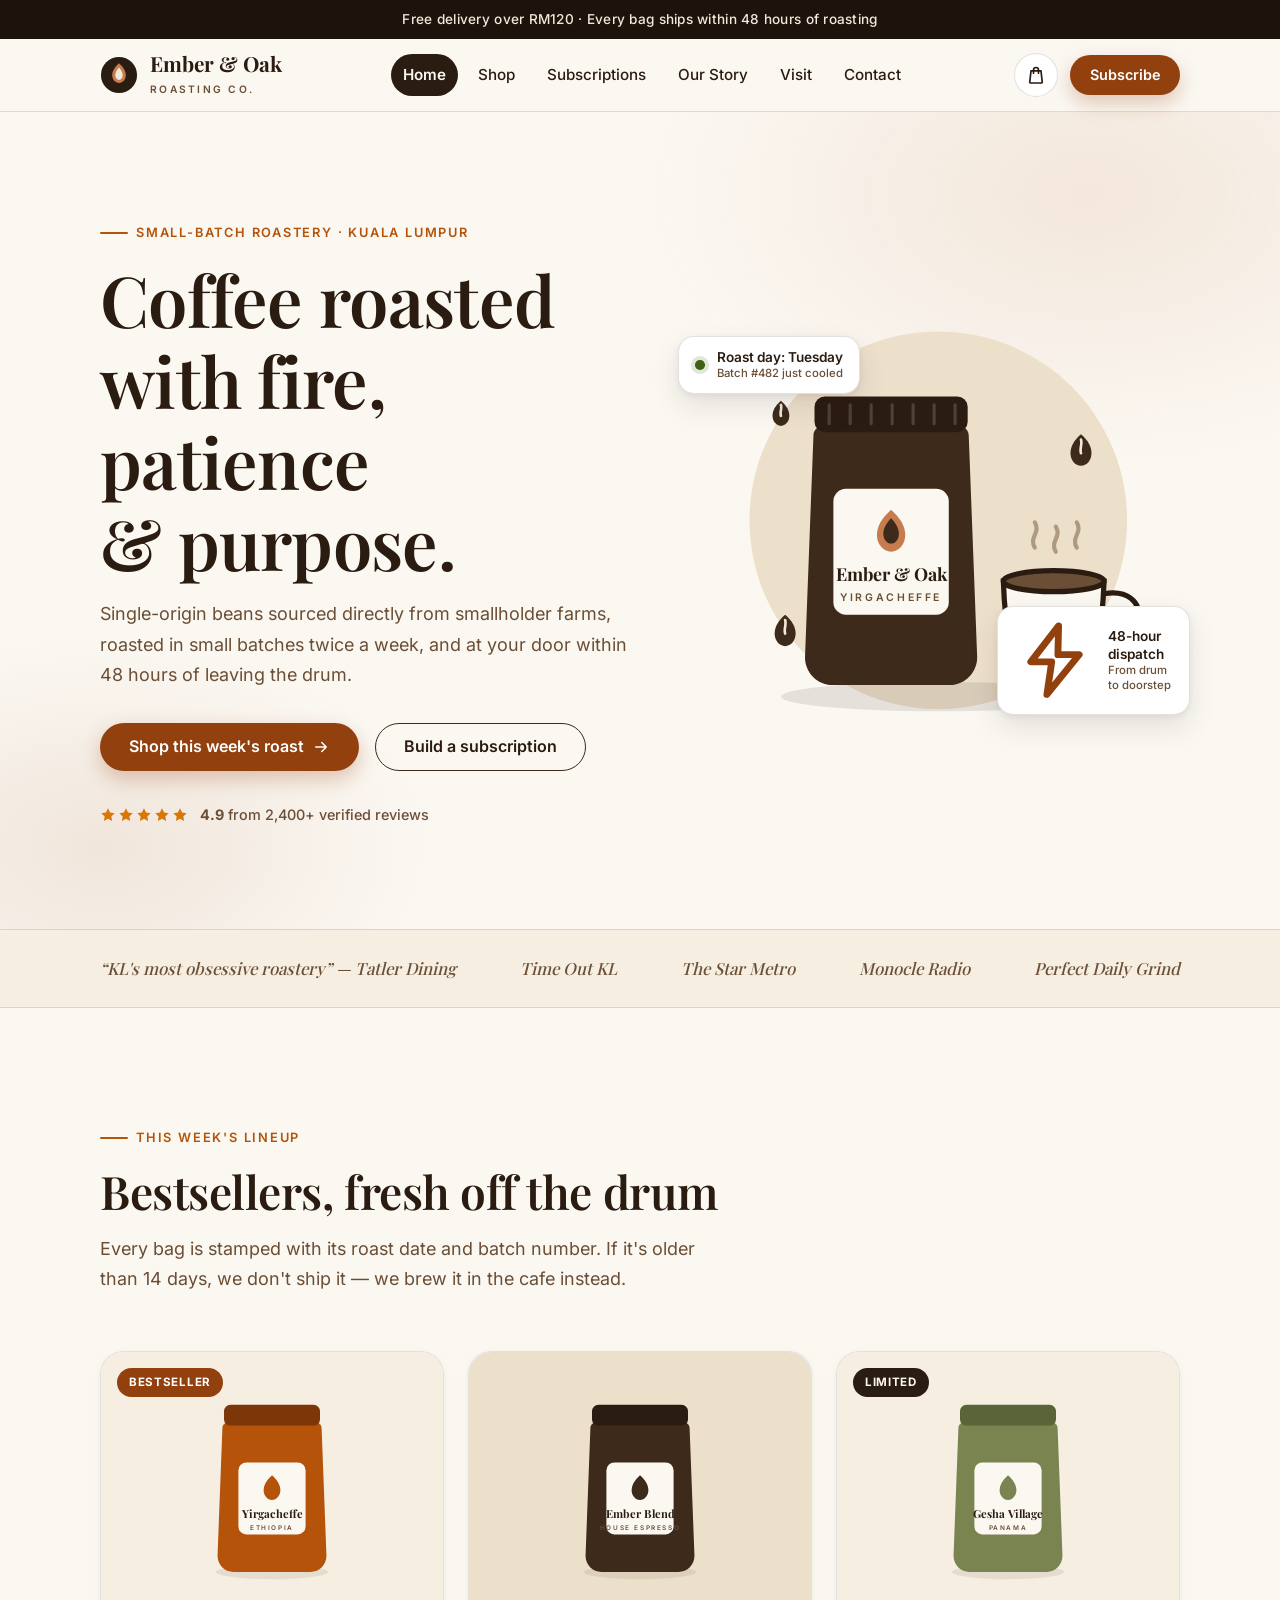
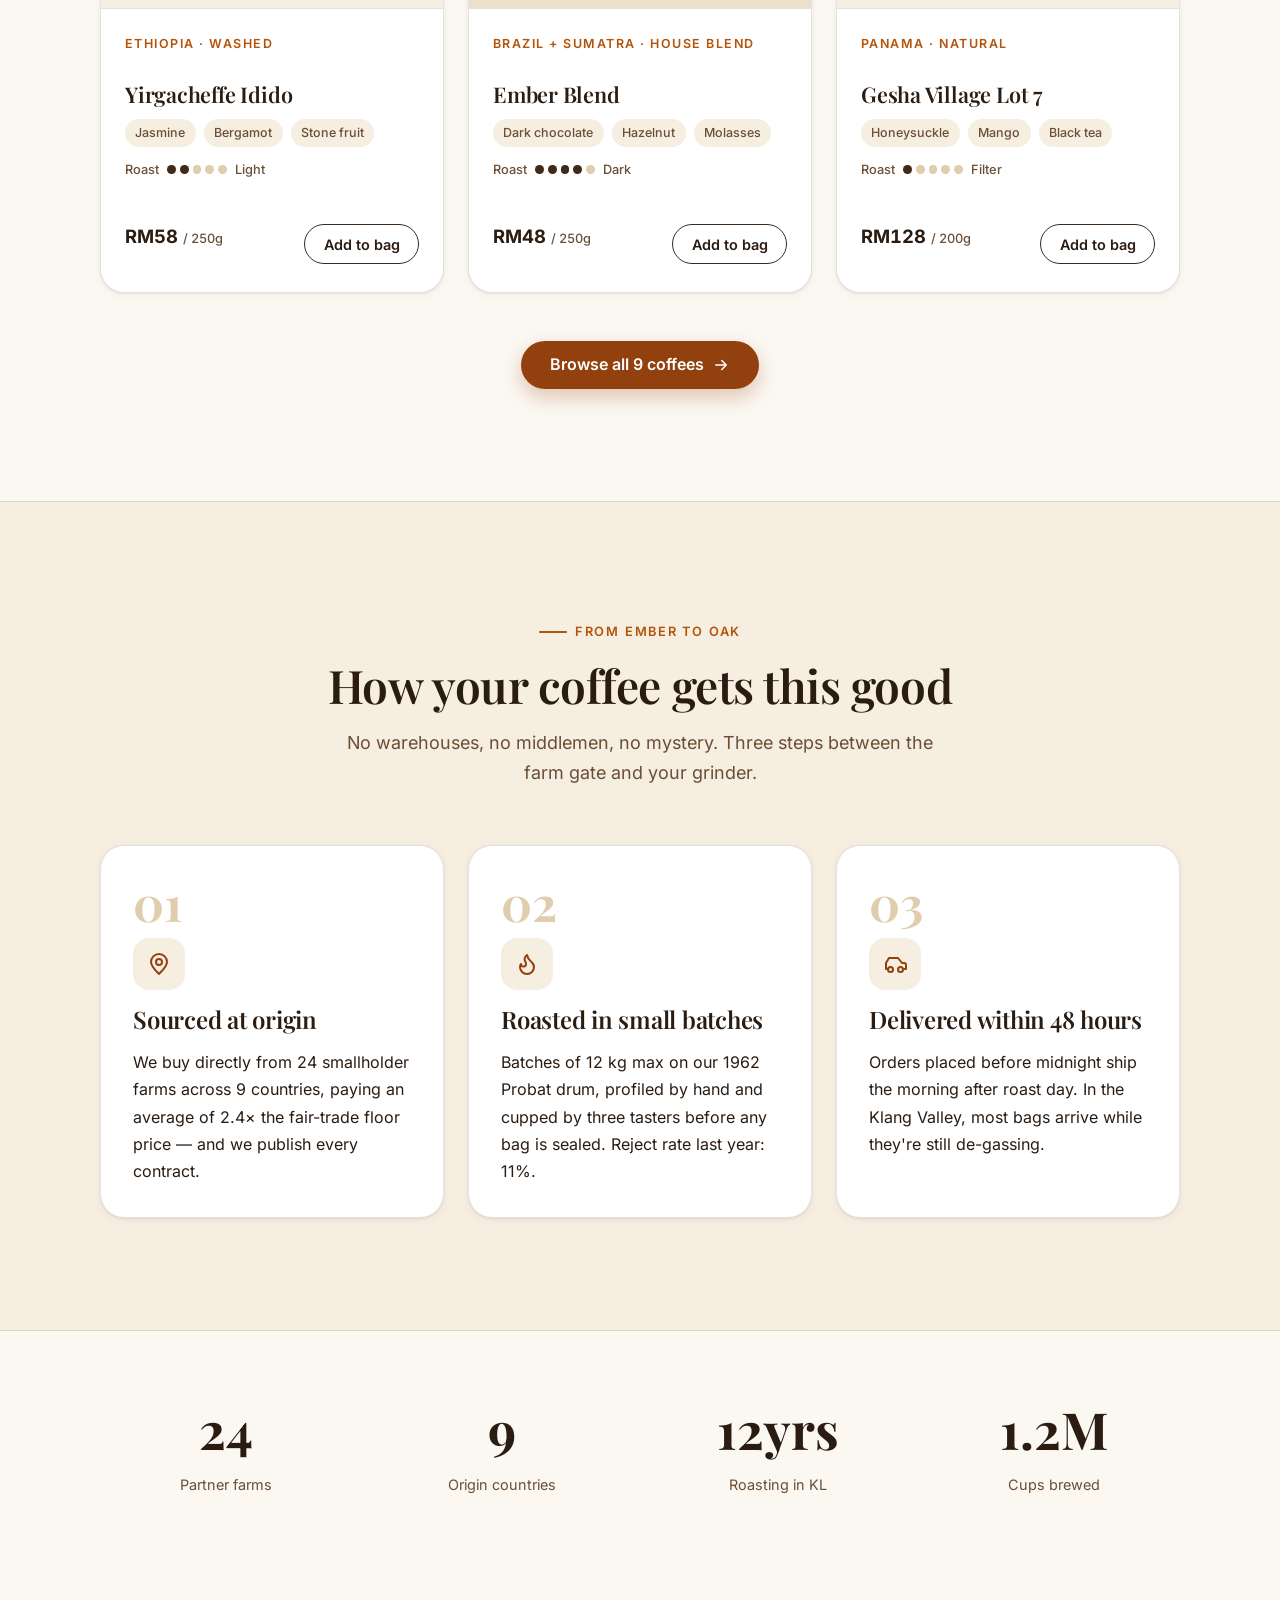
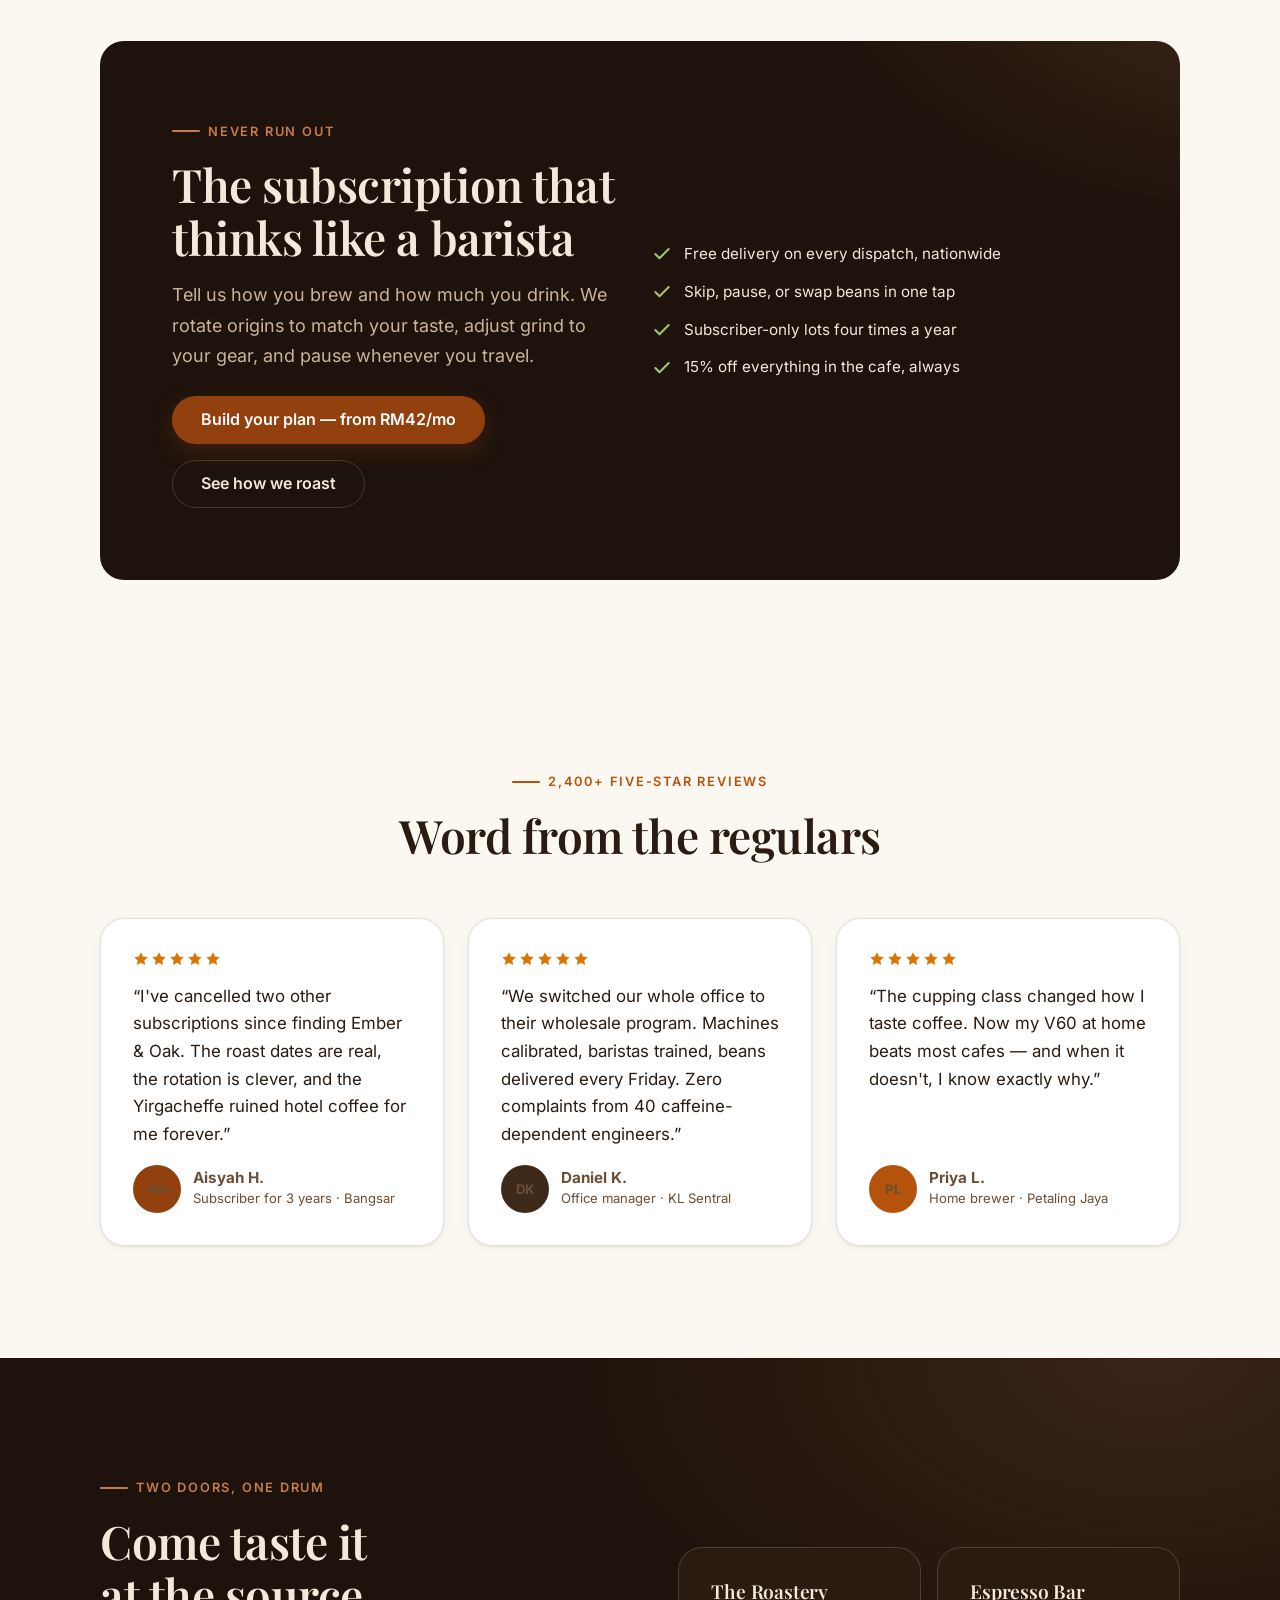
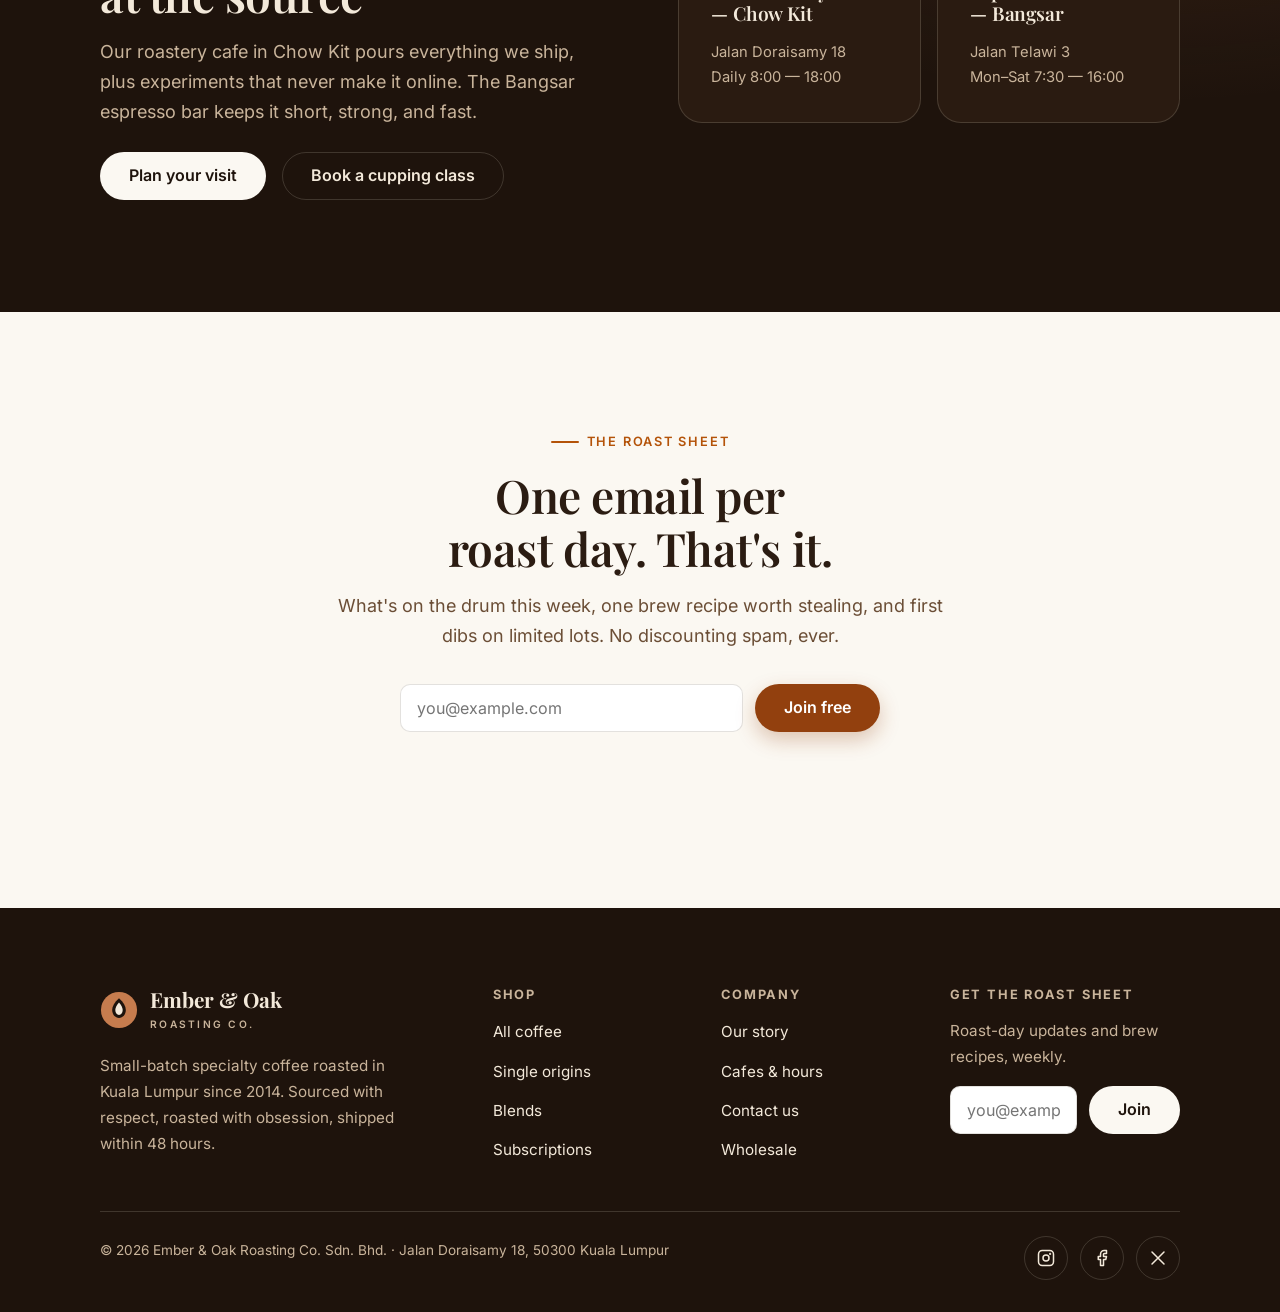
<file: ember-oak/index.html>
<!DOCTYPE html>
<html lang="en">
<head>
  <meta charset="UTF-8">
  <meta name="viewport" content="width=device-width, initial-scale=1">
  <title>Ember &amp; Oak Roasting Co. — Small-Batch Coffee, Roasted in Kuala Lumpur</title>
  <meta name="description" content="Single-origin coffee sourced directly from smallholder farms, roasted in small batches in Kuala Lumpur, and delivered within 48 hours of the roast.">
  <link rel="preload" href="fonts/PlayfairDisplay-700.woff2" as="font" type="font/woff2" crossorigin>
  <link rel="preload" href="fonts/Inter-400.woff2" as="font" type="font/woff2" crossorigin>
  <link rel="stylesheet" href="fonts.css">
  <link rel="stylesheet" href="styles.css">
  <link rel="icon" href="data:image/svg+xml,%3Csvg xmlns='http://www.w3.org/2000/svg' viewBox='0 0 40 40'%3E%3Ccircle cx='20' cy='20' r='19' fill='%232B1C12'/%3E%3Cpath d='M20 7.5c4.8 4.2 7.2 8.4 7.2 12.6 0 4.6-3.2 8.4-7.2 8.4s-7.2-3.8-7.2-8.4c0-4.2 2.4-8.4 7.2-12.6z' fill='%23C67C4E'/%3E%3C/svg%3E">
</head>
<body>
  <a class="skip-link" href="#main">Skip to main content</a>
  <div class="announce">Free delivery over RM120 &middot; Every bag ships within 48 hours of roasting</div>

  <header class="site-header">
    <div class="container nav">
      <a class="brand" href="index.html" aria-label="Ember and Oak Roasting Co. — home">
        <svg class="brand-mark" width="38" height="38" viewBox="0 0 40 40" aria-hidden="true">
          <circle cx="20" cy="20" r="19" fill="#2B1C12"/>
          <path d="M20 7.5c4.8 4.2 7.2 8.4 7.2 12.6 0 4.6-3.2 8.4-7.2 8.4s-7.2-3.8-7.2-8.4c0-4.2 2.4-8.4 7.2-12.6z" fill="#C67C4E"/>
          <path d="M20 12c2.6 2.9 3.9 5.6 3.9 8.1 0 2.9-1.7 5.2-3.9 5.2s-3.9-2.3-3.9-5.2c0-2.5 1.3-5.2 3.9-8.1z" fill="#F3E9DA"/>
        </svg>
        <span><span class="brand-name">Ember &amp; Oak</span><span class="brand-sub">Roasting Co.</span></span>
      </a>
      <nav aria-label="Primary">
        <ul class="nav-links" id="nav-links">
          <li>
            <button class="nav-close cart-btn" type="button" aria-label="Close menu">
              <svg width="20" height="20" viewBox="0 0 24 24" fill="none" stroke="currentColor" stroke-width="2" stroke-linecap="round" aria-hidden="true"><path d="M18 6 6 18M6 6l12 12"/></svg>
            </button>
          </li>
          <li><a href="index.html" aria-current="page">Home</a></li>
          <li><a href="shop.html">Shop</a></li>
          <li><a href="subscriptions.html">Subscriptions</a></li>
          <li><a href="about.html">Our Story</a></li>
          <li><a href="visit.html">Visit</a></li>
          <li><a href="contact.html">Contact</a></li>
        </ul>
      </nav>
      <div class="nav-actions">
        <button class="cart-btn" type="button" aria-label="Shopping bag">
          <svg width="20" height="20" viewBox="0 0 24 24" fill="none" stroke="currentColor" stroke-width="2" stroke-linecap="round" stroke-linejoin="round" aria-hidden="true"><path d="M6 7h12l1.5 13.5a1 1 0 0 1-1 1.1H5.5a1 1 0 0 1-1-1.1L6 7z"/><path d="M9 10V6a3 3 0 0 1 6 0v4"/></svg>
          <span class="cart-count" style="display:none">0</span>
        </button>
        <a class="btn btn-primary btn-sm nav-cta" href="subscriptions.html">Subscribe</a>
        <button class="nav-toggle" type="button" aria-label="Open menu" aria-expanded="false" aria-controls="nav-links">
          <svg width="20" height="20" viewBox="0 0 24 24" fill="none" stroke="currentColor" stroke-width="2" stroke-linecap="round" aria-hidden="true"><path d="M4 7h16M4 12h16M4 17h16"/></svg>
        </button>
      </div>
    </div>
  </header>
  <div class="nav-scrim" aria-hidden="true"></div>

  <main id="main">
    <!-- ============ Hero ============ -->
    <section class="hero" aria-labelledby="hero-title">
      <div class="hero-bg" aria-hidden="true"></div>
      <div class="container hero-grid">
        <div class="hero-copy">
          <p class="eyebrow">Small-batch roastery &middot; Kuala Lumpur</p>
          <h1 id="hero-title">Coffee roasted with fire, patience &amp; purpose.</h1>
          <p class="lead">Single-origin beans sourced directly from smallholder farms, roasted in small batches twice a week, and at your door within 48 hours of leaving the drum.</p>
          <div class="hero-ctas">
            <a class="btn btn-primary" href="shop.html">
              Shop this week's roast
              <svg width="18" height="18" viewBox="0 0 24 24" fill="none" stroke="currentColor" stroke-width="2" stroke-linecap="round" stroke-linejoin="round" aria-hidden="true"><path d="M5 12h14M13 6l6 6-6 6"/></svg>
            </a>
            <a class="btn btn-outline" href="subscriptions.html">Build a subscription</a>
          </div>
          <div class="hero-proof">
            <span class="stars" aria-hidden="true">
              <svg width="16" height="16" viewBox="0 0 24 24" fill="currentColor" aria-hidden="true"><path d="m12 2 3.1 6.3 6.9 1-5 4.9 1.2 6.8L12 17.8 5.8 21l1.2-6.8-5-4.9 6.9-1z"/></svg>
              <svg width="16" height="16" viewBox="0 0 24 24" fill="currentColor" aria-hidden="true"><path d="m12 2 3.1 6.3 6.9 1-5 4.9 1.2 6.8L12 17.8 5.8 21l1.2-6.8-5-4.9 6.9-1z"/></svg>
              <svg width="16" height="16" viewBox="0 0 24 24" fill="currentColor" aria-hidden="true"><path d="m12 2 3.1 6.3 6.9 1-5 4.9 1.2 6.8L12 17.8 5.8 21l1.2-6.8-5-4.9 6.9-1z"/></svg>
              <svg width="16" height="16" viewBox="0 0 24 24" fill="currentColor" aria-hidden="true"><path d="m12 2 3.1 6.3 6.9 1-5 4.9 1.2 6.8L12 17.8 5.8 21l1.2-6.8-5-4.9 6.9-1z"/></svg>
              <svg width="16" height="16" viewBox="0 0 24 24" fill="currentColor" aria-hidden="true"><path d="m12 2 3.1 6.3 6.9 1-5 4.9 1.2 6.8L12 17.8 5.8 21l1.2-6.8-5-4.9 6.9-1z"/></svg>
            </span>
            <span><strong>4.9</strong> from 2,400+ verified reviews</span>
          </div>
        </div>

        <div class="hero-art" role="img" aria-label="Illustration of a bag of Ember and Oak coffee beside a freshly brewed cup">
          <svg viewBox="0 0 460 420" fill="none" aria-hidden="true">
            <circle cx="230" cy="210" r="180" fill="#EDE0CB"/>
            <ellipse cx="230" cy="378" rx="150" ry="14" fill="rgba(30,19,12,0.10)"/>
            <!-- coffee bag -->
            <path d="M120 120h130c5 0 9 4 9 9l8 210c1 15-11 28-26 28H129c-15 0-27-13-26-28l8-210c0-5 4-9 9-9z" fill="#3D2A1B"/>
            <rect x="112" y="92" width="146" height="34" rx="10" fill="#2B1C12"/>
            <path d="M126 100v18M146 100v18M166 100v18M186 100v18M206 100v18M226 100v18M246 100v18" stroke="rgba(243,233,218,0.18)" stroke-width="3" stroke-linecap="round"/>
            <rect x="130" y="180" width="110" height="120" rx="12" fill="#FBF8F2"/>
            <path d="M185 200c9 8 13.5 16 13.5 24 0 8.8-6 15.9-13.5 15.9s-13.5-7.1-13.5-15.9c0-8 4.5-16 13.5-24z" fill="#C67C4E"/>
            <path d="M185 208c5 5.2 7.4 10.1 7.4 14.7 0 5.3-3.3 9.5-7.4 9.5s-7.4-4.2-7.4-9.5c0-4.6 2.4-9.5 7.4-14.7z" fill="#3D2A1B"/>
            <text x="185" y="268" text-anchor="middle" font-family="Playfair Display, Georgia, serif" font-weight="700" font-size="17" fill="#2B1C12">Ember &amp; Oak</text>
            <text x="185" y="287" text-anchor="middle" font-family="Inter, sans-serif" font-weight="600" font-size="10" letter-spacing="2.5" fill="#6B4E36">YIRGACHEFFE</text>
            <!-- cup -->
            <path d="M292 268h96c0 0-2 66-14 88-6 11-18 18-34 18s-28-7-34-18c-12-22-14-88-14-88z" fill="#FBF8F2" stroke="#2B1C12" stroke-width="5"/>
            <path d="M388 280c22-4 36 8 32 24-3.5 14-18 20-36 18" stroke="#2B1C12" stroke-width="5" fill="none" stroke-linecap="round"/>
            <ellipse cx="340" cy="268" rx="48" ry="10" fill="#6B4E36" stroke="#2B1C12" stroke-width="5"/>
            <!-- steam -->
            <path d="M322 236c-6-10 6-14 0-24M342 240c-6-10 6-14 0-24M362 236c-6-10 6-14 0-24" stroke="#7D5F45" stroke-width="4" stroke-linecap="round" opacity="0.55"/>
            <!-- floating beans -->
            <g fill="#3D2A1B">
              <path d="M84 300c7 6 10 12 10 18 0 6.6-4.5 12-10 12s-10-5.4-10-12c0-6 3-12 10-18z"/>
              <path d="M366 128c7 6 10 12 10 18 0 6.6-4.5 12-10 12s-10-5.4-10-12c0-6 3-12 10-18z"/>
              <path d="M80 96c5.6 4.8 8 9.6 8 14.4 0 5.3-3.6 9.6-8 9.6s-8-4.3-8-9.6c0-4.8 2.4-9.6 8-14.4z"/>
            </g>
            <g stroke="#F3E9DA" stroke-width="2.5" stroke-linecap="round">
              <path d="M84 305c1.5 5-1.5 8 0 13M366 133c1.5 5-1.5 8 0 13M80 100c1.2 4-1.2 6.4 0 10.4"/>
            </g>
          </svg>
          <div class="float-chip" style="top: 8%; left: -4%;">
            <span class="dot" aria-hidden="true"></span>
            <span>Roast day: Tuesday<br><small>Batch #482 just cooled</small></span>
          </div>
          <div class="float-chip" style="bottom: 6%; right: -2%;">
            <svg width="22" height="22" viewBox="0 0 24 24" fill="none" stroke="#92400E" stroke-width="2" stroke-linecap="round" stroke-linejoin="round" aria-hidden="true"><path d="M13 2 4.9 12.5H11L9.6 22 19 10.4h-6.2z"/></svg>
            <span>48-hour dispatch<br><small>From drum to doorstep</small></span>
          </div>
        </div>
      </div>
    </section>

    <!-- ============ Press strip ============ -->
    <section class="press" aria-label="Featured in">
      <div class="container press-inner">
        <span class="press-item">&ldquo;KL's most obsessive roastery&rdquo; — Tatler Dining</span>
        <span class="press-item">Time Out KL</span>
        <span class="press-item">The Star Metro</span>
        <span class="press-item">Monocle Radio</span>
        <span class="press-item">Perfect Daily Grind</span>
      </div>
    </section>

    <!-- ============ Bestsellers ============ -->
    <section class="section" aria-labelledby="bestsellers-title">
      <div class="container">
        <div class="section-head reveal">
          <p class="eyebrow">This week's lineup</p>
          <h2 id="bestsellers-title">Bestsellers, fresh off the drum</h2>
          <p class="lead">Every bag is stamped with its roast date and batch number. If it's older than 14 days, we don't ship it — we brew it in the cafe instead.</p>
        </div>
        <div class="grid-3">
          <article class="product-card reveal">
            <div class="product-media" style="background:#F5EEE1;">
              <span class="badge badge-amber">Bestseller</span>
              <svg viewBox="0 0 220 260" aria-hidden="true">
                <ellipse cx="110" cy="245" rx="70" ry="9" fill="rgba(30,19,12,0.08)"/>
                <path d="M55 58h110c4 0 7 3 7 7l6 158c1 12-8 22-20 22H62c-12 0-21-10-20-22l6-158c0-4 3-7 7-7z" fill="#B45309"/>
                <rect x="50" y="36" width="120" height="26" rx="8" fill="#7C3608"/>
                <rect x="68" y="108" width="84" height="90" rx="10" fill="#FBF8F2"/>
                <path d="M110 124c7 6.2 10.5 12.4 10.5 18.6 0 6.9-4.7 12.4-10.5 12.4s-10.5-5.5-10.5-12.4c0-6.2 3.5-12.4 10.5-18.6z" fill="#B45309"/>
                <text x="110" y="178" text-anchor="middle" font-family="Playfair Display, Georgia, serif" font-weight="700" font-size="14" fill="#2B1C12">Yirgacheffe</text>
                <text x="110" y="192" text-anchor="middle" font-family="Inter, sans-serif" font-weight="600" font-size="8" letter-spacing="2" fill="#6B4E36">ETHIOPIA</text>
              </svg>
            </div>
            <div class="product-body">
              <p class="product-origin">Ethiopia &middot; Washed</p>
              <h3 class="product-name">Yirgacheffe Idido</h3>
              <ul class="product-notes" aria-label="Tasting notes">
                <li>Jasmine</li><li>Bergamot</li><li>Stone fruit</li>
              </ul>
              <p class="roast">Roast <span class="roast-dots" aria-label="Light roast, 2 of 5"><span class="on"></span><span class="on"></span><span></span><span></span><span></span></span> Light</p>
              <div class="product-foot">
                <p class="price">RM58 <small>/ 250g</small></p>
                <button class="btn btn-outline btn-sm" type="button" data-add-to-cart="Yirgacheffe Idido">Add to bag</button>
              </div>
            </div>
          </article>

          <article class="product-card reveal reveal-d1">
            <div class="product-media" style="background:#EDE0CB;">
              <svg viewBox="0 0 220 260" aria-hidden="true">
                <ellipse cx="110" cy="245" rx="70" ry="9" fill="rgba(30,19,12,0.08)"/>
                <path d="M55 58h110c4 0 7 3 7 7l6 158c1 12-8 22-20 22H62c-12 0-21-10-20-22l6-158c0-4 3-7 7-7z" fill="#3D2A1B"/>
                <rect x="50" y="36" width="120" height="26" rx="8" fill="#2B1C12"/>
                <rect x="68" y="108" width="84" height="90" rx="10" fill="#FBF8F2"/>
                <path d="M110 124c7 6.2 10.5 12.4 10.5 18.6 0 6.9-4.7 12.4-10.5 12.4s-10.5-5.5-10.5-12.4c0-6.2 3.5-12.4 10.5-18.6z" fill="#3D2A1B"/>
                <text x="110" y="178" text-anchor="middle" font-family="Playfair Display, Georgia, serif" font-weight="700" font-size="14" fill="#2B1C12">Ember Blend</text>
                <text x="110" y="192" text-anchor="middle" font-family="Inter, sans-serif" font-weight="600" font-size="8" letter-spacing="2" fill="#6B4E36">HOUSE ESPRESSO</text>
              </svg>
            </div>
            <div class="product-body">
              <p class="product-origin">Brazil + Sumatra &middot; House blend</p>
              <h3 class="product-name">Ember Blend</h3>
              <ul class="product-notes" aria-label="Tasting notes">
                <li>Dark chocolate</li><li>Hazelnut</li><li>Molasses</li>
              </ul>
              <p class="roast">Roast <span class="roast-dots" aria-label="Dark roast, 4 of 5"><span class="on"></span><span class="on"></span><span class="on"></span><span class="on"></span><span></span></span> Dark</p>
              <div class="product-foot">
                <p class="price">RM48 <small>/ 250g</small></p>
                <button class="btn btn-outline btn-sm" type="button" data-add-to-cart="Ember Blend">Add to bag</button>
              </div>
            </div>
          </article>

          <article class="product-card reveal reveal-d2">
            <div class="product-media" style="background:#F5EEE1;">
              <span class="badge">Limited</span>
              <svg viewBox="0 0 220 260" aria-hidden="true">
                <ellipse cx="110" cy="245" rx="70" ry="9" fill="rgba(30,19,12,0.08)"/>
                <path d="M55 58h110c4 0 7 3 7 7l6 158c1 12-8 22-20 22H62c-12 0-21-10-20-22l6-158c0-4 3-7 7-7z" fill="#7A8450"/>
                <rect x="50" y="36" width="120" height="26" rx="8" fill="#5B6339"/>
                <rect x="68" y="108" width="84" height="90" rx="10" fill="#FBF8F2"/>
                <path d="M110 124c7 6.2 10.5 12.4 10.5 18.6 0 6.9-4.7 12.4-10.5 12.4s-10.5-5.5-10.5-12.4c0-6.2 3.5-12.4 10.5-18.6z" fill="#7A8450"/>
                <text x="110" y="178" text-anchor="middle" font-family="Playfair Display, Georgia, serif" font-weight="700" font-size="14" fill="#2B1C12">Gesha Village</text>
                <text x="110" y="192" text-anchor="middle" font-family="Inter, sans-serif" font-weight="600" font-size="8" letter-spacing="2" fill="#6B4E36">PANAMA</text>
              </svg>
            </div>
            <div class="product-body">
              <p class="product-origin">Panama &middot; Natural</p>
              <h3 class="product-name">Gesha Village Lot 7</h3>
              <ul class="product-notes" aria-label="Tasting notes">
                <li>Honeysuckle</li><li>Mango</li><li>Black tea</li>
              </ul>
              <p class="roast">Roast <span class="roast-dots" aria-label="Light roast, 1 of 5"><span class="on"></span><span></span><span></span><span></span><span></span></span> Filter</p>
              <div class="product-foot">
                <p class="price">RM128 <small>/ 200g</small></p>
                <button class="btn btn-outline btn-sm" type="button" data-add-to-cart="Gesha Village Lot 7">Add to bag</button>
              </div>
            </div>
          </article>
        </div>
        <div style="text-align:center; margin-top: var(--space-12);" class="reveal">
          <a class="btn btn-primary" href="shop.html">Browse all 9 coffees
            <svg width="18" height="18" viewBox="0 0 24 24" fill="none" stroke="currentColor" stroke-width="2" stroke-linecap="round" stroke-linejoin="round" aria-hidden="true"><path d="M5 12h14M13 6l6 6-6 6"/></svg>
          </a>
        </div>
      </div>
    </section>

    <!-- ============ Process ============ -->
    <section class="section" style="background: var(--color-surface-warm); border-block: 1px solid var(--color-border);" aria-labelledby="process-title">
      <div class="container">
        <div class="section-head center reveal">
          <p class="eyebrow">From ember to oak</p>
          <h2 id="process-title">How your coffee gets this good</h2>
          <p class="lead">No warehouses, no middlemen, no mystery. Three steps between the farm gate and your grinder.</p>
        </div>
        <div class="grid-3">
          <article class="card reveal">
            <p class="step-num" aria-hidden="true">01</p>
            <div class="icon-tile">
              <svg width="24" height="24" viewBox="0 0 24 24" fill="none" stroke="currentColor" stroke-width="2" stroke-linecap="round" stroke-linejoin="round" aria-hidden="true"><path d="M12 22c4-4 8-7.6 8-12a8 8 0 1 0-16 0c0 4.4 4 8 8 12z"/><circle cx="12" cy="10" r="3"/></svg>
            </div>
            <h3>Sourced at origin</h3>
            <p>We buy directly from 24 smallholder farms across 9 countries, paying an average of 2.4&times; the fair-trade floor price — and we publish every contract.</p>
          </article>
          <article class="card reveal reveal-d1">
            <p class="step-num" aria-hidden="true">02</p>
            <div class="icon-tile">
              <svg width="24" height="24" viewBox="0 0 24 24" fill="none" stroke="currentColor" stroke-width="2" stroke-linecap="round" stroke-linejoin="round" aria-hidden="true"><path d="M8.5 14.5A2.5 2.5 0 0 0 11 12c0-1.38-.5-2-1-3-1.072-2.143-.224-4.054 2-6 .5 2.5 2 4.9 4 6.5 2 1.6 3 3.5 3 5.5a7 7 0 1 1-14 0c0-1.153.433-2.294 1-3a2.5 2.5 0 0 0 2.5 2.5z"/></svg>
            </div>
            <h3>Roasted in small batches</h3>
            <p>Batches of 12&nbsp;kg max on our 1962 Probat drum, profiled by hand and cupped by three tasters before any bag is sealed. Reject rate last year: 11%.</p>
          </article>
          <article class="card reveal reveal-d2">
            <p class="step-num" aria-hidden="true">03</p>
            <div class="icon-tile">
              <svg width="24" height="24" viewBox="0 0 24 24" fill="none" stroke="currentColor" stroke-width="2" stroke-linecap="round" stroke-linejoin="round" aria-hidden="true"><path d="M5 17h-2v-6l3-5h9l4 5h2a2 2 0 0 1 2 2v4h-2"/><circle cx="7.5" cy="17.5" r="2.5"/><circle cx="17.5" cy="17.5" r="2.5"/></svg>
            </div>
            <h3>Delivered within 48 hours</h3>
            <p>Orders placed before midnight ship the morning after roast day. In the Klang Valley, most bags arrive while they're still de-gassing.</p>
          </article>
        </div>
      </div>
    </section>

    <!-- ============ Stats ============ -->
    <section class="section-tight" aria-label="Roastery in numbers">
      <div class="container">
        <div class="stat-row">
          <div class="reveal"><p class="stat-value">24</p><p class="stat-label">Partner farms</p></div>
          <div class="reveal reveal-d1"><p class="stat-value">9</p><p class="stat-label">Origin countries</p></div>
          <div class="reveal reveal-d2"><p class="stat-value">12yrs</p><p class="stat-label">Roasting in KL</p></div>
          <div class="reveal reveal-d3"><p class="stat-value">1.2M</p><p class="stat-label">Cups brewed</p></div>
        </div>
      </div>
    </section>

    <!-- ============ Subscription band ============ -->
    <section class="section-tight" aria-labelledby="sub-title">
      <div class="container">
        <div class="band reveal">
          <div class="grid-2" style="align-items:center;">
            <div>
              <p class="eyebrow">Never run out</p>
              <h2 id="sub-title">The subscription that thinks like a barista</h2>
              <p class="lead">Tell us how you brew and how much you drink. We rotate origins to match your taste, adjust grind to your gear, and pause whenever you travel.</p>
              <div class="hero-ctas" style="margin-top: var(--space-6);">
                <a class="btn btn-primary" href="subscriptions.html">Build your plan — from RM42/mo</a>
                <a class="btn btn-ghost-light" href="about.html">See how we roast</a>
              </div>
            </div>
            <ul class="tier-features" style="--tick:#A3C46C;">
              <li><svg width="20" height="20" viewBox="0 0 24 24" fill="none" stroke="#A3C46C" stroke-width="2.5" stroke-linecap="round" stroke-linejoin="round" aria-hidden="true"><path d="M20 6 9 17l-5-5"/></svg><span>Free delivery on every dispatch, nationwide</span></li>
              <li><svg width="20" height="20" viewBox="0 0 24 24" fill="none" stroke="#A3C46C" stroke-width="2.5" stroke-linecap="round" stroke-linejoin="round" aria-hidden="true"><path d="M20 6 9 17l-5-5"/></svg><span>Skip, pause, or swap beans in one tap</span></li>
              <li><svg width="20" height="20" viewBox="0 0 24 24" fill="none" stroke="#A3C46C" stroke-width="2.5" stroke-linecap="round" stroke-linejoin="round" aria-hidden="true"><path d="M20 6 9 17l-5-5"/></svg><span>Subscriber-only lots four times a year</span></li>
              <li><svg width="20" height="20" viewBox="0 0 24 24" fill="none" stroke="#A3C46C" stroke-width="2.5" stroke-linecap="round" stroke-linejoin="round" aria-hidden="true"><path d="M20 6 9 17l-5-5"/></svg><span>15% off everything in the cafe, always</span></li>
            </ul>
          </div>
        </div>
      </div>
    </section>

    <!-- ============ Testimonials ============ -->
    <section class="section" aria-labelledby="reviews-title">
      <div class="container">
        <div class="section-head center reveal">
          <p class="eyebrow">2,400+ five-star reviews</p>
          <h2 id="reviews-title">Word from the regulars</h2>
        </div>
        <div class="grid-3">
          <figure class="card quote-card reveal">
            <span class="stars" aria-label="Rated 5 out of 5">
              <svg width="16" height="16" viewBox="0 0 24 24" fill="currentColor" aria-hidden="true"><path d="m12 2 3.1 6.3 6.9 1-5 4.9 1.2 6.8L12 17.8 5.8 21l1.2-6.8-5-4.9 6.9-1z"/></svg>
              <svg width="16" height="16" viewBox="0 0 24 24" fill="currentColor" aria-hidden="true"><path d="m12 2 3.1 6.3 6.9 1-5 4.9 1.2 6.8L12 17.8 5.8 21l1.2-6.8-5-4.9 6.9-1z"/></svg>
              <svg width="16" height="16" viewBox="0 0 24 24" fill="currentColor" aria-hidden="true"><path d="m12 2 3.1 6.3 6.9 1-5 4.9 1.2 6.8L12 17.8 5.8 21l1.2-6.8-5-4.9 6.9-1z"/></svg>
              <svg width="16" height="16" viewBox="0 0 24 24" fill="currentColor" aria-hidden="true"><path d="m12 2 3.1 6.3 6.9 1-5 4.9 1.2 6.8L12 17.8 5.8 21l1.2-6.8-5-4.9 6.9-1z"/></svg>
              <svg width="16" height="16" viewBox="0 0 24 24" fill="currentColor" aria-hidden="true"><path d="m12 2 3.1 6.3 6.9 1-5 4.9 1.2 6.8L12 17.8 5.8 21l1.2-6.8-5-4.9 6.9-1z"/></svg>
            </span>
            <blockquote class="quote-text">&ldquo;I've cancelled two other subscriptions since finding Ember &amp; Oak. The roast dates are real, the rotation is clever, and the Yirgacheffe ruined hotel coffee for me forever.&rdquo;</blockquote>
            <figcaption class="quote-person">
              <span class="avatar" style="background:#92400E;" aria-hidden="true">AH</span>
              <span><strong>Aisyah H.</strong><span>Subscriber for 3 years &middot; Bangsar</span></span>
            </figcaption>
          </figure>
          <figure class="card quote-card reveal reveal-d1">
            <span class="stars" aria-label="Rated 5 out of 5">
              <svg width="16" height="16" viewBox="0 0 24 24" fill="currentColor" aria-hidden="true"><path d="m12 2 3.1 6.3 6.9 1-5 4.9 1.2 6.8L12 17.8 5.8 21l1.2-6.8-5-4.9 6.9-1z"/></svg>
              <svg width="16" height="16" viewBox="0 0 24 24" fill="currentColor" aria-hidden="true"><path d="m12 2 3.1 6.3 6.9 1-5 4.9 1.2 6.8L12 17.8 5.8 21l1.2-6.8-5-4.9 6.9-1z"/></svg>
              <svg width="16" height="16" viewBox="0 0 24 24" fill="currentColor" aria-hidden="true"><path d="m12 2 3.1 6.3 6.9 1-5 4.9 1.2 6.8L12 17.8 5.8 21l1.2-6.8-5-4.9 6.9-1z"/></svg>
              <svg width="16" height="16" viewBox="0 0 24 24" fill="currentColor" aria-hidden="true"><path d="m12 2 3.1 6.3 6.9 1-5 4.9 1.2 6.8L12 17.8 5.8 21l1.2-6.8-5-4.9 6.9-1z"/></svg>
              <svg width="16" height="16" viewBox="0 0 24 24" fill="currentColor" aria-hidden="true"><path d="m12 2 3.1 6.3 6.9 1-5 4.9 1.2 6.8L12 17.8 5.8 21l1.2-6.8-5-4.9 6.9-1z"/></svg>
            </span>
            <blockquote class="quote-text">&ldquo;We switched our whole office to their wholesale program. Machines calibrated, baristas trained, beans delivered every Friday. Zero complaints from 40 caffeine-dependent engineers.&rdquo;</blockquote>
            <figcaption class="quote-person">
              <span class="avatar" style="background:#3D2A1B;" aria-hidden="true">DK</span>
              <span><strong>Daniel K.</strong><span>Office manager &middot; KL Sentral</span></span>
            </figcaption>
          </figure>
          <figure class="card quote-card reveal reveal-d2">
            <span class="stars" aria-label="Rated 5 out of 5">
              <svg width="16" height="16" viewBox="0 0 24 24" fill="currentColor" aria-hidden="true"><path d="m12 2 3.1 6.3 6.9 1-5 4.9 1.2 6.8L12 17.8 5.8 21l1.2-6.8-5-4.9 6.9-1z"/></svg>
              <svg width="16" height="16" viewBox="0 0 24 24" fill="currentColor" aria-hidden="true"><path d="m12 2 3.1 6.3 6.9 1-5 4.9 1.2 6.8L12 17.8 5.8 21l1.2-6.8-5-4.9 6.9-1z"/></svg>
              <svg width="16" height="16" viewBox="0 0 24 24" fill="currentColor" aria-hidden="true"><path d="m12 2 3.1 6.3 6.9 1-5 4.9 1.2 6.8L12 17.8 5.8 21l1.2-6.8-5-4.9 6.9-1z"/></svg>
              <svg width="16" height="16" viewBox="0 0 24 24" fill="currentColor" aria-hidden="true"><path d="m12 2 3.1 6.3 6.9 1-5 4.9 1.2 6.8L12 17.8 5.8 21l1.2-6.8-5-4.9 6.9-1z"/></svg>
              <svg width="16" height="16" viewBox="0 0 24 24" fill="currentColor" aria-hidden="true"><path d="m12 2 3.1 6.3 6.9 1-5 4.9 1.2 6.8L12 17.8 5.8 21l1.2-6.8-5-4.9 6.9-1z"/></svg>
            </span>
            <blockquote class="quote-text">&ldquo;The cupping class changed how I taste coffee. Now my V60 at home beats most cafes — and when it doesn't, I know exactly why.&rdquo;</blockquote>
            <figcaption class="quote-person">
              <span class="avatar" style="background:#B45309;" aria-hidden="true">PL</span>
              <span><strong>Priya L.</strong><span>Home brewer &middot; Petaling Jaya</span></span>
            </figcaption>
          </figure>
        </div>
      </div>
    </section>

    <!-- ============ Visit teaser ============ -->
    <section class="section dark-section" aria-labelledby="visit-title">
      <div class="container">
        <div class="grid-2" style="align-items:center; gap: clamp(2rem, 6vw, 5rem);">
          <div class="reveal">
            <p class="eyebrow">Two doors, one drum</p>
            <h2 id="visit-title">Come taste it at the source</h2>
            <p class="lead">Our roastery cafe in Chow Kit pours everything we ship, plus experiments that never make it online. The Bangsar espresso bar keeps it short, strong, and fast.</p>
            <div class="hero-ctas" style="margin-top: var(--space-6);">
              <a class="btn btn-light" href="visit.html">Plan your visit</a>
              <a class="btn btn-ghost-light" href="contact.html">Book a cupping class</a>
            </div>
          </div>
          <div class="grid-2 reveal reveal-d1" style="gap: var(--space-4);">
            <div class="card">
              <h3 style="font-size:1.2rem;">The Roastery — Chow Kit</h3>
              <p style="font-size:0.92rem;">Jalan Doraisamy 18<br>Daily 8:00 — 18:00</p>
            </div>
            <div class="card">
              <h3 style="font-size:1.2rem;">Espresso Bar — Bangsar</h3>
              <p style="font-size:0.92rem;">Jalan Telawi 3<br>Mon–Sat 7:30 — 16:00</p>
            </div>
          </div>
        </div>
      </div>
    </section>

    <!-- ============ Newsletter ============ -->
    <section class="section" aria-labelledby="news-title">
      <div class="container" style="max-width: 46rem; text-align:center;">
        <div class="reveal">
          <p class="eyebrow" style="justify-content:center;">The Roast Sheet</p>
          <h2 id="news-title">One email per roast day. That's it.</h2>
          <p class="lead" style="margin-inline:auto; margin-bottom: var(--space-8);">What's on the drum this week, one brew recipe worth stealing, and first dibs on limited lots. No discounting spam, ever.</p>
          <form class="newsletter-form" data-newsletter novalidate style="margin-inline:auto;">
            <label class="sr-only" for="home-email">Email address</label>
            <input class="input" type="email" id="home-email" name="email" placeholder="you@example.com" autocomplete="email" required>
            <button class="btn btn-primary" type="submit">Join free</button>
          </form>
        </div>
      </div>
    </section>
  </main>

  <footer class="site-footer">
    <div class="container">
      <div class="footer-grid">
        <div class="footer-about">
          <a class="brand" href="index.html" aria-label="Ember and Oak Roasting Co. — home">
            <svg class="brand-mark" width="38" height="38" viewBox="0 0 40 40" aria-hidden="true">
              <circle cx="20" cy="20" r="19" fill="#C67C4E"/>
              <path d="M20 7.5c4.8 4.2 7.2 8.4 7.2 12.6 0 4.6-3.2 8.4-7.2 8.4s-7.2-3.8-7.2-8.4c0-4.2 2.4-8.4 7.2-12.6z" fill="#1E130C"/>
              <path d="M20 12c2.6 2.9 3.9 5.6 3.9 8.1 0 2.9-1.7 5.2-3.9 5.2s-3.9-2.3-3.9-5.2c0-2.5 1.3-5.2 3.9-8.1z" fill="#F3E9DA"/>
            </svg>
            <span><span class="brand-name">Ember &amp; Oak</span><span class="brand-sub">Roasting Co.</span></span>
          </a>
          <p style="margin-top: var(--space-4);">Small-batch specialty coffee roasted in Kuala Lumpur since 2014. Sourced with respect, roasted with obsession, shipped within 48 hours.</p>
        </div>
        <nav aria-label="Shop links">
          <h4>Shop</h4>
          <ul>
            <li><a href="shop.html">All coffee</a></li>
            <li><a href="shop.html">Single origins</a></li>
            <li><a href="shop.html">Blends</a></li>
            <li><a href="subscriptions.html">Subscriptions</a></li>
          </ul>
        </nav>
        <nav aria-label="Company links">
          <h4>Company</h4>
          <ul>
            <li><a href="about.html">Our story</a></li>
            <li><a href="visit.html">Cafes &amp; hours</a></li>
            <li><a href="contact.html">Contact us</a></li>
            <li><a href="contact.html">Wholesale</a></li>
          </ul>
        </nav>
        <div>
          <h4>Get the Roast Sheet</h4>
          <p style="color: var(--color-dark-muted); font-size: 0.95rem;">Roast-day updates and brew recipes, weekly.</p>
          <form class="newsletter-form" data-newsletter novalidate>
            <label class="sr-only" for="footer-email">Email address</label>
            <input class="input" type="email" id="footer-email" name="email" placeholder="you@example.com" autocomplete="email" required>
            <button class="btn btn-light" type="submit">Join</button>
          </form>
        </div>
      </div>
      <div class="footer-bottom">
        <p>&copy; <span data-year>2026</span> Ember &amp; Oak Roasting Co. Sdn. Bhd. &middot; Jalan Doraisamy 18, 50300 Kuala Lumpur</p>
        <div class="footer-social">
          <a href="#" aria-label="Instagram"><svg width="18" height="18" viewBox="0 0 24 24" fill="none" stroke="currentColor" stroke-width="2" stroke-linecap="round" stroke-linejoin="round" aria-hidden="true"><rect x="2" y="2" width="20" height="20" rx="5"/><circle cx="12" cy="12" r="4"/><circle cx="17.5" cy="6.5" r="0.5" fill="currentColor"/></svg></a>
          <a href="#" aria-label="Facebook"><svg width="18" height="18" viewBox="0 0 24 24" fill="none" stroke="currentColor" stroke-width="2" stroke-linecap="round" stroke-linejoin="round" aria-hidden="true"><path d="M18 2h-3a5 5 0 0 0-5 5v3H7v4h3v8h4v-8h3l1-4h-4V7a1 1 0 0 1 1-1h3z"/></svg></a>
          <a href="#" aria-label="X (Twitter)"><svg width="18" height="18" viewBox="0 0 24 24" fill="none" stroke="currentColor" stroke-width="2" stroke-linecap="round" stroke-linejoin="round" aria-hidden="true"><path d="m4 4 16 16M20 4 4 20"/></svg></a>
        </div>
      </div>
    </div>
  </footer>

  <script src="app.js"></script>
</body>
</html>
</file>
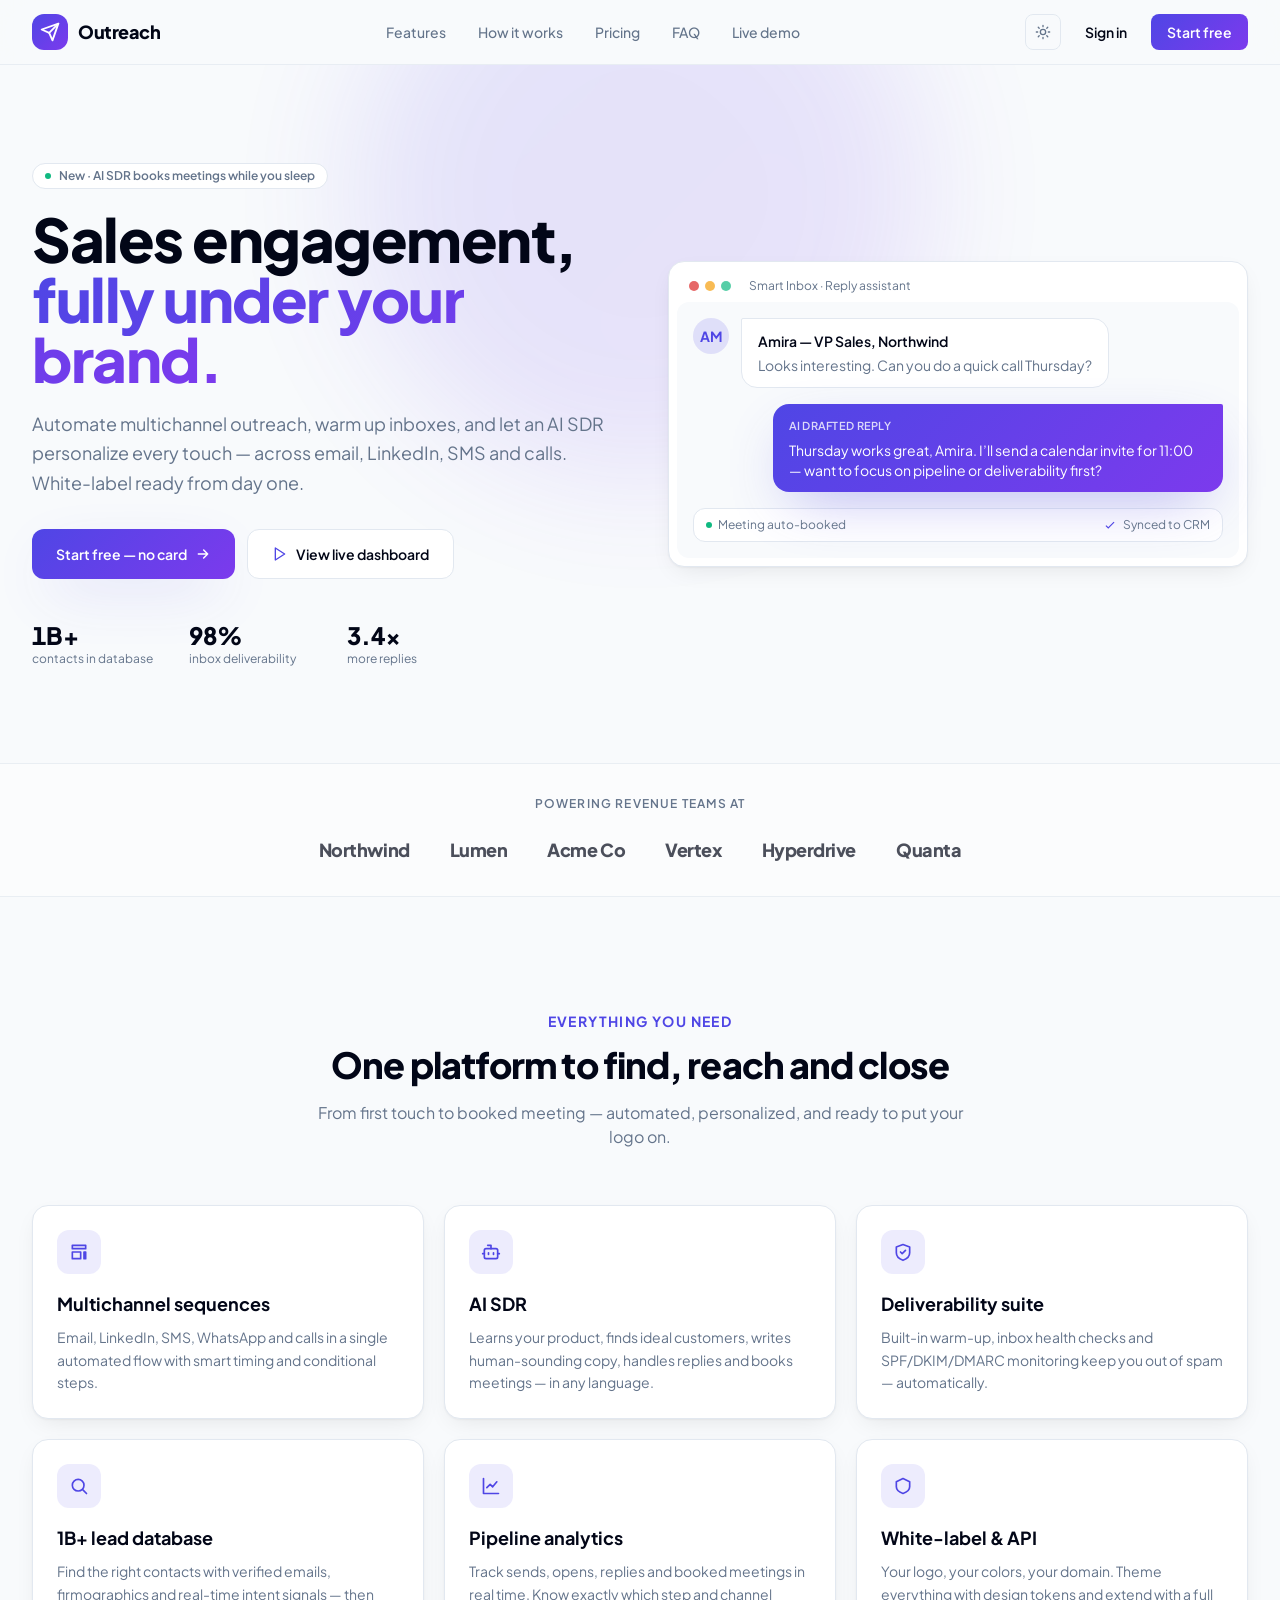
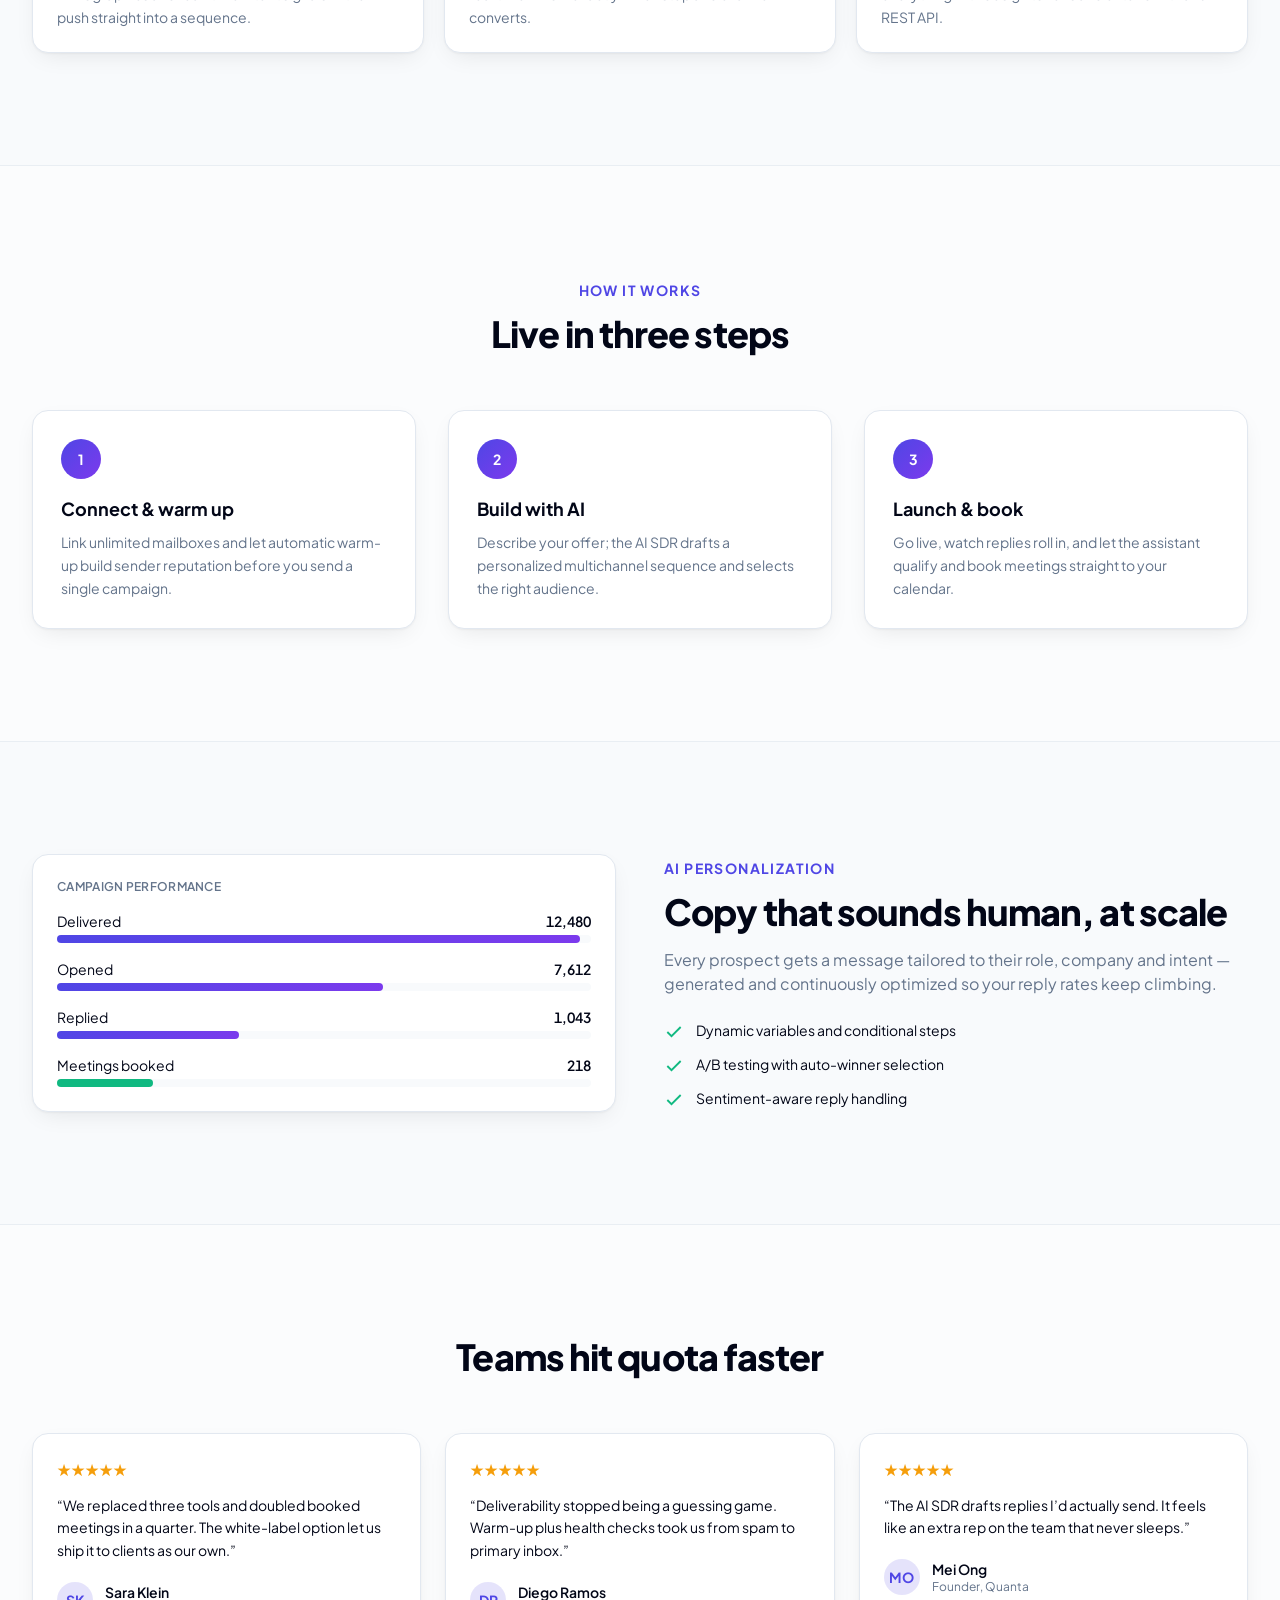
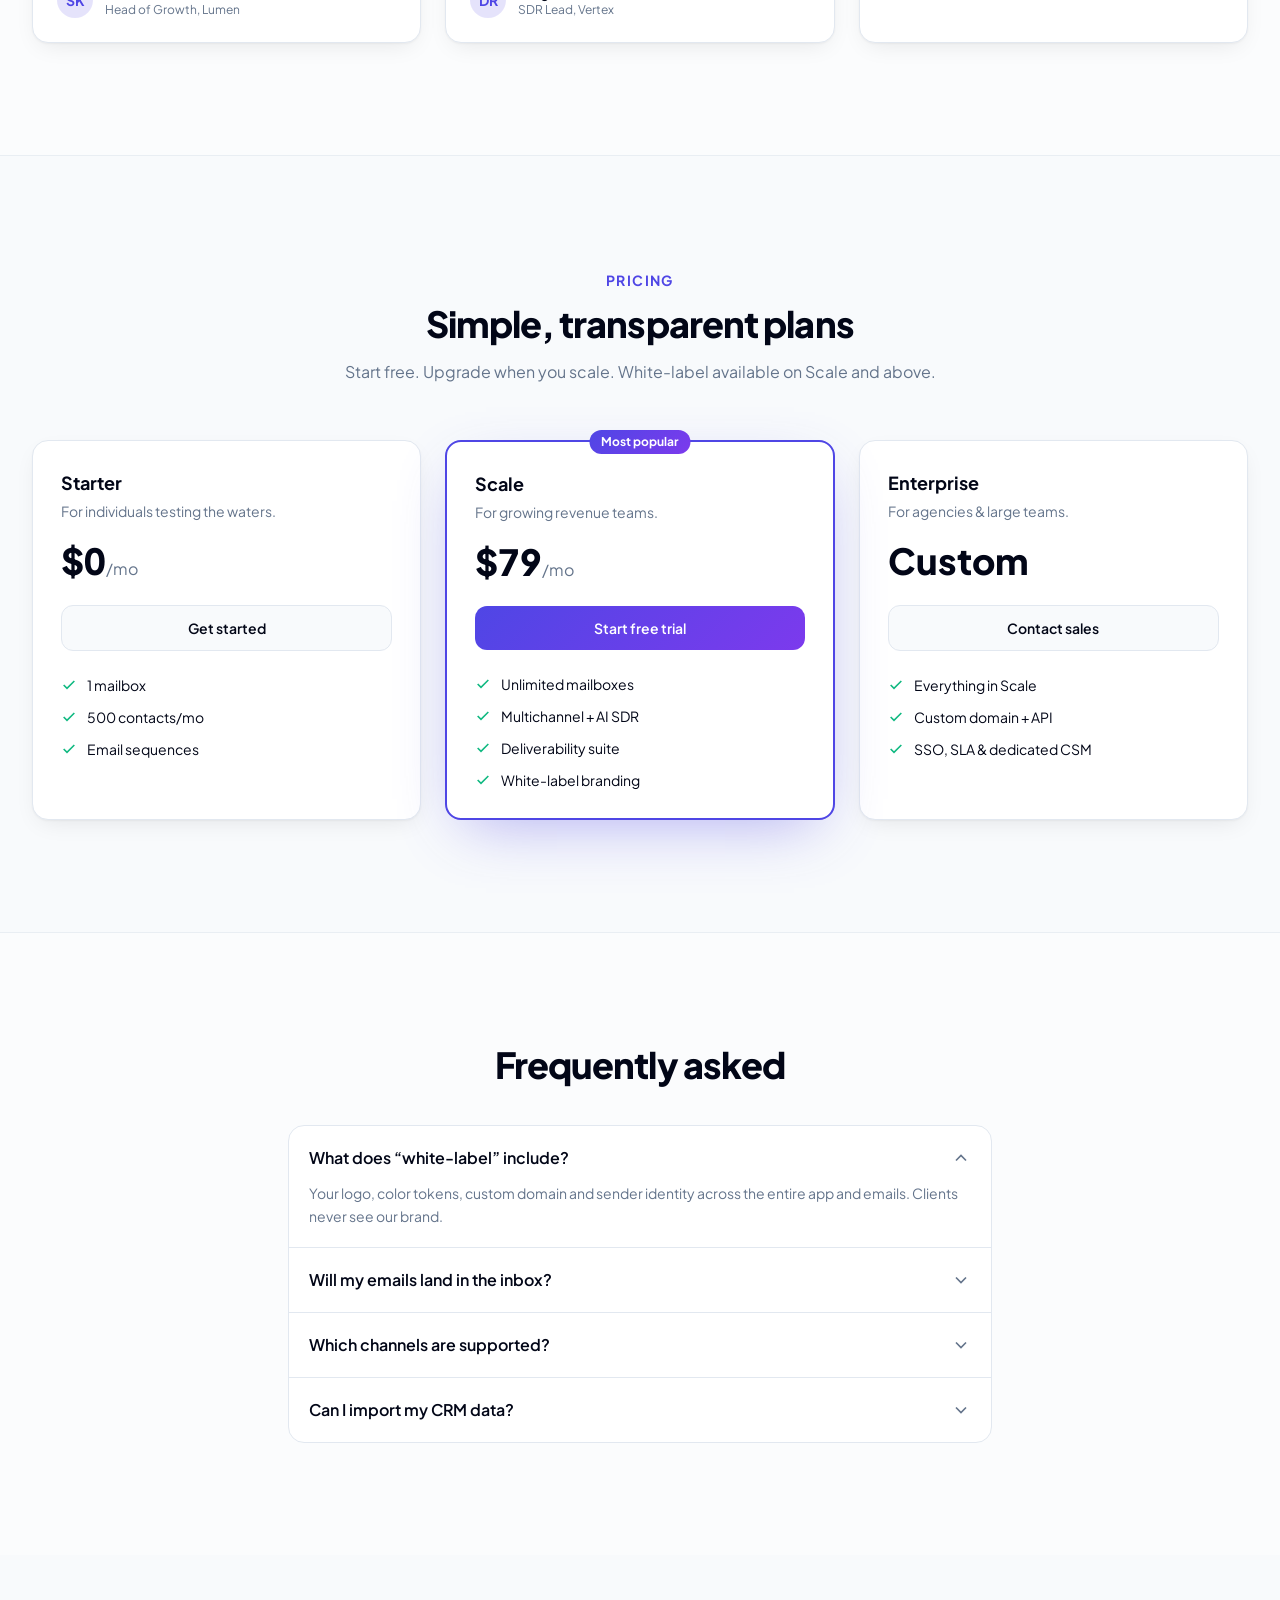
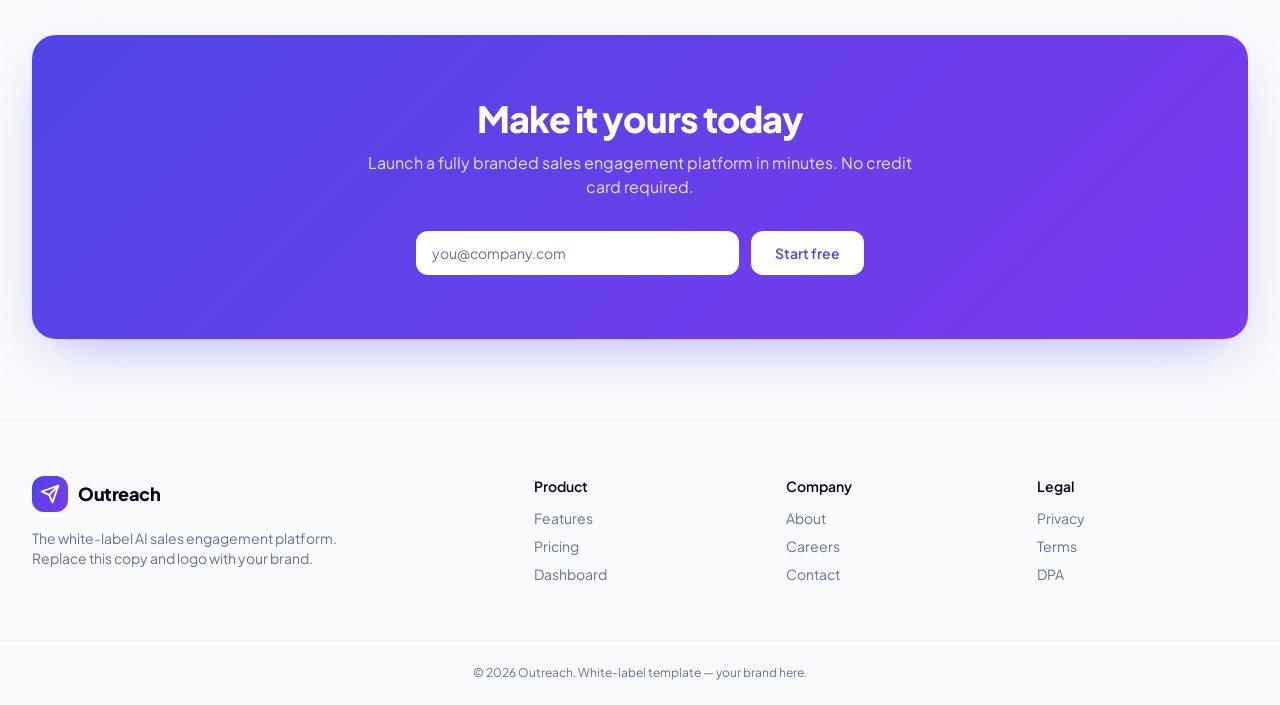
<file: reply-whitelabel/index.html>
<!DOCTYPE html>
<html lang="en" class="scroll-smooth">
<head>
  <meta charset="UTF-8" />
  <meta name="viewport" content="width=device-width, initial-scale=1.0" />
  <title>Outreach — AI Sales Engagement, White-Labeled</title>
  <meta name="description" content="The AI sales engagement platform you can make your own. Multichannel outreach, AI SDR, deliverability and a billion-record lead database — under your brand." />

  <!-- ============================================================
       WHITE-LABEL THEME TOKENS
       Rebrand the entire product by editing the values below.
       Colors are space-separated RGB channels so Tailwind can apply
       opacity (e.g. bg-brand/10). Swap --brand + --brand-strong and
       the whole UI follows.
       ============================================================ -->
  <style>
    :root {
      /* Brand */
      --brand:         79 70 229;    /* indigo-600  — primary brand */
      --brand-strong: 124 58 237;    /* violet-600  — gradient end  */
      --brand-fg:     255 255 255;   /* text on brand */

      /* Neutrals (light theme) */
      --bg:        248 250 252;      /* page background */
      --surface:   255 255 255;      /* cards / panels  */
      --surface-2: 248 250 252;      /* subtle fills    */
      --fg:          2   6  23;      /* primary text    */
      --muted-fg:  100 116 139;      /* secondary text  */
      --border:    226 232 240;      /* hairlines       */
      --ring:       79  70 229;      /* focus ring      */

      /* Semantic */
      --success:    16 185 129;      /* emerald */
      --warning:   245 158  11;      /* amber   */
      --danger:    220  38  38;      /* red     */

      /* Shape */
      --radius: 0.875rem;            /* base corner radius */
      --font-sans: 'Plus Jakarta Sans', ui-sans-serif, system-ui, -apple-system, sans-serif;
    }

    /* Dark theme — same tokens, inverted tonal values */
    html.dark {
      --bg:         2   6  23;       /* slate-950 */
      --surface:   15  23  42;       /* slate-900 */
      --surface-2: 30  41  59;       /* slate-800 */
      --fg:       248 250 252;
      --muted-fg: 148 163 184;
      --border:    30  41  59;
      --brand:    129 140 248;       /* lighter indigo for contrast on dark */
      --brand-strong: 167 139 250;
    }

    html { font-family: var(--font-sans); }
    body { background: rgb(var(--bg)); color: rgb(var(--fg)); }

    /* Respect reduced motion */
    @media (prefers-reduced-motion: reduce) {
      * { animation-duration: .01ms !important; transition-duration: .01ms !important; scroll-behavior: auto !important; }
    }

    /* Reveal-on-scroll */
    .reveal { opacity: 0; transform: translateY(16px); transition: opacity .5s ease-out, transform .5s ease-out; }
    .reveal.in { opacity: 1; transform: none; }

    .brand-gradient { background-image: linear-gradient(135deg, rgb(var(--brand)), rgb(var(--brand-strong))); }
    .brand-text {
      background-image: linear-gradient(135deg, rgb(var(--brand)), rgb(var(--brand-strong)));
      -webkit-background-clip: text; background-clip: text; color: transparent;
    }
    .marquee { animation: marquee 30s linear infinite; }
    @keyframes marquee { from { transform: translateX(0); } to { transform: translateX(-50%); } }
  </style>

  <!-- Compiled Tailwind (self-contained, no CDN). Rebuild with the Tailwind CLI if you add classes. -->
  <link rel="stylesheet" href="styles.css">
  <link rel="preconnect" href="https://fonts.googleapis.com">
  <link rel="preconnect" href="https://fonts.gstatic.com" crossorigin>
  <link href="https://fonts.googleapis.com/css2?family=Plus+Jakarta+Sans:wght@300;400;500;600;700;800&display=swap" rel="stylesheet">
</head>

<body class="antialiased selection:bg-brand/20">

  <!-- Skip link -->
  <a href="#main" class="sr-only focus:not-sr-only focus:absolute focus:z-50 focus:top-3 focus:left-3 focus:px-4 focus:py-2 focus:rounded-lg focus:bg-brand focus:text-brand-fg">Skip to content</a>

  <!-- ================= NAV ================= -->
  <header class="sticky top-0 z-40 border-b border-line/70 bg-bg/80 backdrop-blur-xl">
    <nav class="mx-auto flex h-16 max-w-7xl items-center justify-between px-5 sm:px-8" aria-label="Primary">
      <a href="#" class="flex items-center gap-2.5" aria-label="Outreach home">
        <span class="grid h-9 w-9 place-items-center rounded-xl brand-gradient text-brand-fg shadow-glow">
          <svg class="h-5 w-5" viewBox="0 0 24 24" fill="none" stroke="currentColor" stroke-width="2.2" stroke-linecap="round" stroke-linejoin="round"><path d="M22 2 11 13"/><path d="M22 2 15 22l-4-9-9-4Z"/></svg>
        </span>
        <span class="text-lg font-extrabold tracking-tight">Outreach</span>
      </a>

      <div class="hidden items-center gap-8 md:flex">
        <a href="#features" class="text-sm font-medium text-muted transition-colors hover:text-fg">Features</a>
        <a href="#how" class="text-sm font-medium text-muted transition-colors hover:text-fg">How it works</a>
        <a href="#pricing" class="text-sm font-medium text-muted transition-colors hover:text-fg">Pricing</a>
        <a href="#faq" class="text-sm font-medium text-muted transition-colors hover:text-fg">FAQ</a>
        <a href="app.html" class="text-sm font-medium text-muted transition-colors hover:text-fg">Live demo</a>
      </div>

      <div class="flex items-center gap-2">
        <button id="theme-toggle" class="grid h-9 w-9 place-items-center rounded-lg border border-line text-muted transition-colors hover:text-fg hover:bg-surface-2" aria-label="Toggle dark mode">
          <svg class="h-4 w-4 dark:hidden" viewBox="0 0 24 24" fill="none" stroke="currentColor" stroke-width="2" stroke-linecap="round" stroke-linejoin="round"><circle cx="12" cy="12" r="4"/><path d="M12 2v2M12 20v2M4.9 4.9l1.4 1.4M17.7 17.7l1.4 1.4M2 12h2M20 12h2M4.9 19.1l1.4-1.4M17.7 6.3l1.4-1.4"/></svg>
          <svg class="hidden h-4 w-4 dark:block" viewBox="0 0 24 24" fill="none" stroke="currentColor" stroke-width="2" stroke-linecap="round" stroke-linejoin="round"><path d="M12 3a6 6 0 0 0 9 9 9 9 0 1 1-9-9Z"/></svg>
        </button>
        <a href="app.html" class="hidden rounded-lg px-4 py-2 text-sm font-semibold text-fg transition-colors hover:bg-surface-2 sm:inline-block">Sign in</a>
        <a href="#cta" class="rounded-lg brand-gradient px-4 py-2 text-sm font-semibold text-brand-fg shadow-glow transition-transform hover:scale-[1.03] active:scale-95">Start free</a>
      </div>
    </nav>
  </header>

  <main id="main">

    <!-- ================= HERO ================= -->
    <section class="relative overflow-hidden">
      <div class="pointer-events-none absolute inset-0 -z-10">
        <div class="absolute left-1/2 top-[-10rem] h-[36rem] w-[36rem] -translate-x-1/2 rounded-full brand-gradient opacity-[0.12] blur-3xl"></div>
      </div>

      <div class="mx-auto grid max-w-7xl items-center gap-14 px-5 py-16 sm:px-8 lg:grid-cols-2 lg:py-24">
        <div class="reveal">
          <span class="inline-flex items-center gap-2 rounded-full border border-line bg-surface px-3 py-1 text-xs font-semibold text-muted">
            <span class="h-1.5 w-1.5 rounded-full bg-success"></span>
            New · AI SDR books meetings while you sleep
          </span>
          <h1 class="mt-5 text-4xl font-extrabold leading-[1.05] tracking-tight sm:text-5xl lg:text-6xl">
            Sales engagement,<br><span class="brand-text">fully under your brand.</span>
          </h1>
          <p class="mt-5 max-w-xl text-lg leading-relaxed text-muted">
            Automate multichannel outreach, warm up inboxes, and let an AI SDR personalize every touch — across email, LinkedIn, SMS and calls. White-label ready from day one.
          </p>
          <div class="mt-8 flex flex-col gap-3 sm:flex-row">
            <a href="#cta" class="inline-flex items-center justify-center gap-2 rounded-xl brand-gradient px-6 py-3.5 text-sm font-semibold text-brand-fg shadow-glow transition-transform hover:scale-[1.02] active:scale-95">
              Start free — no card
              <svg class="h-4 w-4" viewBox="0 0 24 24" fill="none" stroke="currentColor" stroke-width="2.2" stroke-linecap="round" stroke-linejoin="round"><path d="M5 12h14M13 6l6 6-6 6"/></svg>
            </a>
            <a href="app.html" class="inline-flex items-center justify-center gap-2 rounded-xl border border-line bg-surface px-6 py-3.5 text-sm font-semibold text-fg transition-colors hover:bg-surface-2">
              <svg class="h-4 w-4 text-brand" viewBox="0 0 24 24" fill="none" stroke="currentColor" stroke-width="2" stroke-linecap="round" stroke-linejoin="round"><path d="m5 3 14 9-14 9V3Z"/></svg>
              View live dashboard
            </a>
          </div>
          <dl class="mt-10 grid max-w-md grid-cols-3 gap-6">
            <div><dt class="text-2xl font-extrabold tabular-nums">1B+</dt><dd class="text-xs text-muted">contacts in database</dd></div>
            <div><dt class="text-2xl font-extrabold tabular-nums">98%</dt><dd class="text-xs text-muted">inbox deliverability</dd></div>
            <div><dt class="text-2xl font-extrabold tabular-nums">3.4×</dt><dd class="text-xs text-muted">more replies</dd></div>
          </dl>
        </div>

        <!-- Hero product mock: inbox + AI reply -->
        <div class="reveal">
          <div class="relative rounded-2xl border border-line bg-surface p-2 shadow-soft">
            <div class="flex items-center gap-1.5 px-3 py-2">
              <span class="h-2.5 w-2.5 rounded-full bg-danger/70"></span>
              <span class="h-2.5 w-2.5 rounded-full bg-warning/70"></span>
              <span class="h-2.5 w-2.5 rounded-full bg-success/70"></span>
              <span class="ml-3 text-xs text-muted">Smart Inbox · Reply assistant</span>
            </div>
            <div class="rounded-xl bg-surface-2 p-4">
              <!-- incoming -->
              <div class="flex gap-3">
                <span class="grid h-9 w-9 shrink-0 place-items-center rounded-full bg-brand/15 text-sm font-bold text-brand">AM</span>
                <div class="rounded-2xl rounded-tl-sm border border-line bg-surface px-4 py-3 text-sm">
                  <p class="font-semibold">Amira — VP Sales, Northwind</p>
                  <p class="mt-1 text-muted">Looks interesting. Can you do a quick call Thursday?</p>
                </div>
              </div>
              <!-- AI suggestion -->
              <div class="mt-4 flex justify-end gap-3">
                <div class="max-w-[85%] rounded-2xl rounded-tr-sm brand-gradient px-4 py-3 text-sm text-brand-fg shadow-glow">
                  <p class="text-[11px] font-semibold uppercase tracking-wide opacity-80">AI drafted reply</p>
                  <p class="mt-1">Thursday works great, Amira. I’ll send a calendar invite for 11:00 — want to focus on pipeline or deliverability first?</p>
                </div>
              </div>
              <div class="mt-4 flex items-center justify-between rounded-xl border border-line bg-surface px-3 py-2 text-xs text-muted">
                <span class="inline-flex items-center gap-1.5"><span class="h-1.5 w-1.5 rounded-full bg-success"></span> Meeting auto-booked</span>
                <span class="inline-flex items-center gap-1.5"><svg class="h-3.5 w-3.5 text-brand" viewBox="0 0 24 24" fill="none" stroke="currentColor" stroke-width="2"><path d="M5 13l4 4L19 7"/></svg> Synced to CRM</span>
              </div>
            </div>
          </div>
        </div>
      </div>
    </section>

    <!-- ================= LOGO CLOUD ================= -->
    <section class="border-y border-line/70 bg-surface/50 py-8">
      <div class="mx-auto max-w-7xl px-5 sm:px-8">
        <p class="text-center text-xs font-semibold uppercase tracking-widest text-muted">Powering revenue teams at</p>
        <div class="mt-6 flex flex-wrap items-center justify-center gap-x-10 gap-y-5 opacity-70">
          <!-- generic placeholder wordmarks -->
          <span class="text-lg font-extrabold tracking-tight">Northwind</span>
          <span class="text-lg font-extrabold tracking-tight">Lumen</span>
          <span class="text-lg font-extrabold tracking-tight">Acme&nbsp;Co</span>
          <span class="text-lg font-extrabold tracking-tight">Vertex</span>
          <span class="text-lg font-extrabold tracking-tight">Hyperdrive</span>
          <span class="text-lg font-extrabold tracking-tight">Quanta</span>
        </div>
      </div>
    </section>

    <!-- ================= FEATURES ================= -->
    <section id="features" class="mx-auto max-w-7xl px-5 py-20 sm:px-8 lg:py-28">
      <div class="reveal mx-auto max-w-2xl text-center">
        <span class="text-sm font-bold uppercase tracking-widest text-brand">Everything you need</span>
        <h2 class="mt-3 text-3xl font-extrabold tracking-tight sm:text-4xl">One platform to find, reach and close</h2>
        <p class="mt-4 text-muted">From first touch to booked meeting — automated, personalized, and ready to put your logo on.</p>
      </div>

      <div class="mt-14 grid gap-5 sm:grid-cols-2 lg:grid-cols-3">
        <!-- card -->
        <article class="reveal group rounded-2xl border border-line bg-surface p-6 shadow-soft transition-transform hover:-translate-y-1">
          <span class="grid h-11 w-11 place-items-center rounded-xl bg-brand/10 text-brand"><svg class="h-5 w-5" viewBox="0 0 24 24" fill="none" stroke="currentColor" stroke-width="2" stroke-linecap="round" stroke-linejoin="round"><path d="M4 4h16v4H4zM4 12h10v8H4zM18 12h2v8h-2z"/></svg></span>
          <h3 class="mt-4 text-lg font-bold">Multichannel sequences</h3>
          <p class="mt-2 text-sm leading-relaxed text-muted">Email, LinkedIn, SMS, WhatsApp and calls in a single automated flow with smart timing and conditional steps.</p>
        </article>

        <article class="reveal group rounded-2xl border border-line bg-surface p-6 shadow-soft transition-transform hover:-translate-y-1">
          <span class="grid h-11 w-11 place-items-center rounded-xl bg-brand/10 text-brand"><svg class="h-5 w-5" viewBox="0 0 24 24" fill="none" stroke="currentColor" stroke-width="2" stroke-linecap="round" stroke-linejoin="round"><path d="M12 8V4H8"/><rect x="4" y="8" width="16" height="12" rx="2"/><path d="M2 14h2M20 14h2M15 13v2M9 13v2"/></svg></span>
          <h3 class="mt-4 text-lg font-bold">AI SDR</h3>
          <p class="mt-2 text-sm leading-relaxed text-muted">Learns your product, finds ideal customers, writes human-sounding copy, handles replies and books meetings — in any language.</p>
        </article>

        <article class="reveal group rounded-2xl border border-line bg-surface p-6 shadow-soft transition-transform hover:-translate-y-1">
          <span class="grid h-11 w-11 place-items-center rounded-xl bg-brand/10 text-brand"><svg class="h-5 w-5" viewBox="0 0 24 24" fill="none" stroke="currentColor" stroke-width="2" stroke-linecap="round" stroke-linejoin="round"><path d="M20 13c0 5-3.5 7.5-8 9-4.5-1.5-8-4-8-9V6l8-3 8 3Z"/><path d="m9 12 2 2 4-4"/></svg></span>
          <h3 class="mt-4 text-lg font-bold">Deliverability suite</h3>
          <p class="mt-2 text-sm leading-relaxed text-muted">Built-in warm-up, inbox health checks and SPF/DKIM/DMARC monitoring keep you out of spam — automatically.</p>
        </article>

        <article class="reveal group rounded-2xl border border-line bg-surface p-6 shadow-soft transition-transform hover:-translate-y-1">
          <span class="grid h-11 w-11 place-items-center rounded-xl bg-brand/10 text-brand"><svg class="h-5 w-5" viewBox="0 0 24 24" fill="none" stroke="currentColor" stroke-width="2" stroke-linecap="round" stroke-linejoin="round"><circle cx="11" cy="11" r="7"/><path d="m21 21-4.3-4.3"/></svg></span>
          <h3 class="mt-4 text-lg font-bold">1B+ lead database</h3>
          <p class="mt-2 text-sm leading-relaxed text-muted">Find the right contacts with verified emails, firmographics and real-time intent signals — then push straight into a sequence.</p>
        </article>

        <article class="reveal group rounded-2xl border border-line bg-surface p-6 shadow-soft transition-transform hover:-translate-y-1">
          <span class="grid h-11 w-11 place-items-center rounded-xl bg-brand/10 text-brand"><svg class="h-5 w-5" viewBox="0 0 24 24" fill="none" stroke="currentColor" stroke-width="2" stroke-linecap="round" stroke-linejoin="round"><path d="M3 3v18h18"/><path d="m7 14 4-4 3 3 5-6"/></svg></span>
          <h3 class="mt-4 text-lg font-bold">Pipeline analytics</h3>
          <p class="mt-2 text-sm leading-relaxed text-muted">Track sends, opens, replies and booked meetings in real time. Know exactly which step and channel converts.</p>
        </article>

        <article class="reveal group rounded-2xl border border-line bg-surface p-6 shadow-soft transition-transform hover:-translate-y-1">
          <span class="grid h-11 w-11 place-items-center rounded-xl bg-brand/10 text-brand"><svg class="h-5 w-5" viewBox="0 0 24 24" fill="none" stroke="currentColor" stroke-width="2" stroke-linecap="round" stroke-linejoin="round"><path d="M12 3 4 7v6c0 4 3.5 6.5 8 8 4.5-1.5 8-4 8-8V7Z"/></svg></span>
          <h3 class="mt-4 text-lg font-bold">White-label & API</h3>
          <p class="mt-2 text-sm leading-relaxed text-muted">Your logo, your colors, your domain. Theme everything with design tokens and extend with a full REST API.</p>
        </article>
      </div>
    </section>

    <!-- ================= HOW IT WORKS ================= -->
    <section id="how" class="border-y border-line/70 bg-surface/50">
      <div class="mx-auto max-w-7xl px-5 py-20 sm:px-8 lg:py-28">
        <div class="reveal mx-auto max-w-2xl text-center">
          <span class="text-sm font-bold uppercase tracking-widest text-brand">How it works</span>
          <h2 class="mt-3 text-3xl font-extrabold tracking-tight sm:text-4xl">Live in three steps</h2>
        </div>
        <ol class="mt-14 grid gap-8 md:grid-cols-3">
          <li class="reveal relative rounded-2xl border border-line bg-surface p-7 shadow-soft">
            <span class="grid h-10 w-10 place-items-center rounded-full brand-gradient text-sm font-bold text-brand-fg">1</span>
            <h3 class="mt-4 text-lg font-bold">Connect & warm up</h3>
            <p class="mt-2 text-sm leading-relaxed text-muted">Link unlimited mailboxes and let automatic warm-up build sender reputation before you send a single campaign.</p>
          </li>
          <li class="reveal relative rounded-2xl border border-line bg-surface p-7 shadow-soft">
            <span class="grid h-10 w-10 place-items-center rounded-full brand-gradient text-sm font-bold text-brand-fg">2</span>
            <h3 class="mt-4 text-lg font-bold">Build with AI</h3>
            <p class="mt-2 text-sm leading-relaxed text-muted">Describe your offer; the AI SDR drafts a personalized multichannel sequence and selects the right audience.</p>
          </li>
          <li class="reveal relative rounded-2xl border border-line bg-surface p-7 shadow-soft">
            <span class="grid h-10 w-10 place-items-center rounded-full brand-gradient text-sm font-bold text-brand-fg">3</span>
            <h3 class="mt-4 text-lg font-bold">Launch & book</h3>
            <p class="mt-2 text-sm leading-relaxed text-muted">Go live, watch replies roll in, and let the assistant qualify and book meetings straight to your calendar.</p>
          </li>
        </ol>
      </div>
    </section>

    <!-- ================= SHOWCASE / SPLIT ================= -->
    <section class="mx-auto max-w-7xl px-5 py-20 sm:px-8 lg:py-28">
      <div class="grid items-center gap-12 lg:grid-cols-2">
        <div class="reveal order-2 lg:order-1">
          <div class="rounded-2xl border border-line bg-surface p-6 shadow-soft">
            <p class="text-xs font-semibold uppercase tracking-wide text-muted">Campaign performance</p>
            <div class="mt-4 space-y-4">
              <div>
                <div class="mb-1 flex justify-between text-sm"><span>Delivered</span><span class="font-semibold tabular-nums">12,480</span></div>
                <div class="h-2 rounded-full bg-surface-2"><div class="h-2 rounded-full brand-gradient" style="width:98%"></div></div>
              </div>
              <div>
                <div class="mb-1 flex justify-between text-sm"><span>Opened</span><span class="font-semibold tabular-nums">7,612</span></div>
                <div class="h-2 rounded-full bg-surface-2"><div class="h-2 rounded-full brand-gradient" style="width:61%"></div></div>
              </div>
              <div>
                <div class="mb-1 flex justify-between text-sm"><span>Replied</span><span class="font-semibold tabular-nums">1,043</span></div>
                <div class="h-2 rounded-full bg-surface-2"><div class="h-2 rounded-full brand-gradient" style="width:34%"></div></div>
              </div>
              <div>
                <div class="mb-1 flex justify-between text-sm"><span>Meetings booked</span><span class="font-semibold tabular-nums">218</span></div>
                <div class="h-2 rounded-full bg-surface-2"><div class="h-2 rounded-full bg-success" style="width:18%"></div></div>
              </div>
            </div>
          </div>
        </div>
        <div class="reveal order-1 lg:order-2">
          <span class="text-sm font-bold uppercase tracking-widest text-brand">AI personalization</span>
          <h2 class="mt-3 text-3xl font-extrabold tracking-tight sm:text-4xl">Copy that sounds human, at scale</h2>
          <p class="mt-4 text-muted">Every prospect gets a message tailored to their role, company and intent — generated and continuously optimized so your reply rates keep climbing.</p>
          <ul class="mt-6 space-y-3 text-sm">
            <li class="flex gap-3"><svg class="mt-0.5 h-5 w-5 shrink-0 text-success" viewBox="0 0 24 24" fill="none" stroke="currentColor" stroke-width="2.2"><path d="M20 6 9 17l-5-5"/></svg> Dynamic variables and conditional steps</li>
            <li class="flex gap-3"><svg class="mt-0.5 h-5 w-5 shrink-0 text-success" viewBox="0 0 24 24" fill="none" stroke="currentColor" stroke-width="2.2"><path d="M20 6 9 17l-5-5"/></svg> A/B testing with auto-winner selection</li>
            <li class="flex gap-3"><svg class="mt-0.5 h-5 w-5 shrink-0 text-success" viewBox="0 0 24 24" fill="none" stroke="currentColor" stroke-width="2.2"><path d="M20 6 9 17l-5-5"/></svg> Sentiment-aware reply handling</li>
          </ul>
        </div>
      </div>
    </section>

    <!-- ================= TESTIMONIALS ================= -->
    <section class="border-y border-line/70 bg-surface/50">
      <div class="mx-auto max-w-7xl px-5 py-20 sm:px-8 lg:py-28">
        <div class="reveal mx-auto max-w-2xl text-center">
          <h2 class="text-3xl font-extrabold tracking-tight sm:text-4xl">Teams hit quota faster</h2>
        </div>
        <div class="mt-14 grid gap-6 md:grid-cols-3">
          <figure class="reveal rounded-2xl border border-line bg-surface p-6 shadow-soft">
            <div class="flex gap-0.5 text-warning">★★★★★</div>
            <blockquote class="mt-3 text-sm leading-relaxed">“We replaced three tools and doubled booked meetings in a quarter. The white-label option let us ship it to clients as our own.”</blockquote>
            <figcaption class="mt-5 flex items-center gap-3">
              <span class="grid h-9 w-9 place-items-center rounded-full bg-brand/15 text-sm font-bold text-brand">SK</span>
              <div><p class="text-sm font-semibold">Sara Klein</p><p class="text-xs text-muted">Head of Growth, Lumen</p></div>
            </figcaption>
          </figure>
          <figure class="reveal rounded-2xl border border-line bg-surface p-6 shadow-soft">
            <div class="flex gap-0.5 text-warning">★★★★★</div>
            <blockquote class="mt-3 text-sm leading-relaxed">“Deliverability stopped being a guessing game. Warm-up plus health checks took us from spam to primary inbox.”</blockquote>
            <figcaption class="mt-5 flex items-center gap-3">
              <span class="grid h-9 w-9 place-items-center rounded-full bg-brand/15 text-sm font-bold text-brand">DR</span>
              <div><p class="text-sm font-semibold">Diego Ramos</p><p class="text-xs text-muted">SDR Lead, Vertex</p></div>
            </figcaption>
          </figure>
          <figure class="reveal rounded-2xl border border-line bg-surface p-6 shadow-soft">
            <div class="flex gap-0.5 text-warning">★★★★★</div>
            <blockquote class="mt-3 text-sm leading-relaxed">“The AI SDR drafts replies I’d actually send. It feels like an extra rep on the team that never sleeps.”</blockquote>
            <figcaption class="mt-5 flex items-center gap-3">
              <span class="grid h-9 w-9 place-items-center rounded-full bg-brand/15 text-sm font-bold text-brand">MO</span>
              <div><p class="text-sm font-semibold">Mei Ong</p><p class="text-xs text-muted">Founder, Quanta</p></div>
            </figcaption>
          </figure>
        </div>
      </div>
    </section>

    <!-- ================= PRICING ================= -->
    <section id="pricing" class="mx-auto max-w-7xl px-5 py-20 sm:px-8 lg:py-28">
      <div class="reveal mx-auto max-w-2xl text-center">
        <span class="text-sm font-bold uppercase tracking-widest text-brand">Pricing</span>
        <h2 class="mt-3 text-3xl font-extrabold tracking-tight sm:text-4xl">Simple, transparent plans</h2>
        <p class="mt-4 text-muted">Start free. Upgrade when you scale. White-label available on Scale and above.</p>
      </div>

      <div class="mt-14 grid items-stretch gap-6 lg:grid-cols-3">
        <!-- Starter -->
        <div class="reveal flex flex-col rounded-2xl border border-line bg-surface p-7 shadow-soft">
          <h3 class="text-lg font-bold">Starter</h3>
          <p class="mt-1 text-sm text-muted">For individuals testing the waters.</p>
          <p class="mt-5"><span class="text-4xl font-extrabold tabular-nums">$0</span><span class="text-muted">/mo</span></p>
          <a href="#cta" class="mt-6 rounded-xl border border-line bg-surface-2 py-3 text-center text-sm font-semibold transition-colors hover:bg-bg">Get started</a>
          <ul class="mt-6 space-y-3 text-sm">
            <li class="flex gap-2.5"><svg class="mt-0.5 h-4 w-4 shrink-0 text-success" viewBox="0 0 24 24" fill="none" stroke="currentColor" stroke-width="2.4"><path d="M20 6 9 17l-5-5"/></svg> 1 mailbox</li>
            <li class="flex gap-2.5"><svg class="mt-0.5 h-4 w-4 shrink-0 text-success" viewBox="0 0 24 24" fill="none" stroke="currentColor" stroke-width="2.4"><path d="M20 6 9 17l-5-5"/></svg> 500 contacts/mo</li>
            <li class="flex gap-2.5"><svg class="mt-0.5 h-4 w-4 shrink-0 text-success" viewBox="0 0 24 24" fill="none" stroke="currentColor" stroke-width="2.4"><path d="M20 6 9 17l-5-5"/></svg> Email sequences</li>
          </ul>
        </div>

        <!-- Scale (featured) -->
        <div class="reveal relative flex flex-col rounded-2xl border-2 border-brand bg-surface p-7 shadow-glow">
          <span class="absolute -top-3 left-1/2 -translate-x-1/2 rounded-full brand-gradient px-3 py-1 text-xs font-bold text-brand-fg">Most popular</span>
          <h3 class="text-lg font-bold">Scale</h3>
          <p class="mt-1 text-sm text-muted">For growing revenue teams.</p>
          <p class="mt-5"><span class="text-4xl font-extrabold tabular-nums">$79</span><span class="text-muted">/mo</span></p>
          <a href="#cta" class="mt-6 rounded-xl brand-gradient py-3 text-center text-sm font-semibold text-brand-fg transition-transform hover:scale-[1.02] active:scale-95">Start free trial</a>
          <ul class="mt-6 space-y-3 text-sm">
            <li class="flex gap-2.5"><svg class="mt-0.5 h-4 w-4 shrink-0 text-success" viewBox="0 0 24 24" fill="none" stroke="currentColor" stroke-width="2.4"><path d="M20 6 9 17l-5-5"/></svg> Unlimited mailboxes</li>
            <li class="flex gap-2.5"><svg class="mt-0.5 h-4 w-4 shrink-0 text-success" viewBox="0 0 24 24" fill="none" stroke="currentColor" stroke-width="2.4"><path d="M20 6 9 17l-5-5"/></svg> Multichannel + AI SDR</li>
            <li class="flex gap-2.5"><svg class="mt-0.5 h-4 w-4 shrink-0 text-success" viewBox="0 0 24 24" fill="none" stroke="currentColor" stroke-width="2.4"><path d="M20 6 9 17l-5-5"/></svg> Deliverability suite</li>
            <li class="flex gap-2.5"><svg class="mt-0.5 h-4 w-4 shrink-0 text-success" viewBox="0 0 24 24" fill="none" stroke="currentColor" stroke-width="2.4"><path d="M20 6 9 17l-5-5"/></svg> White-label branding</li>
          </ul>
        </div>

        <!-- Enterprise -->
        <div class="reveal flex flex-col rounded-2xl border border-line bg-surface p-7 shadow-soft">
          <h3 class="text-lg font-bold">Enterprise</h3>
          <p class="mt-1 text-sm text-muted">For agencies & large teams.</p>
          <p class="mt-5"><span class="text-4xl font-extrabold">Custom</span></p>
          <a href="#cta" class="mt-6 rounded-xl border border-line bg-surface-2 py-3 text-center text-sm font-semibold transition-colors hover:bg-bg">Contact sales</a>
          <ul class="mt-6 space-y-3 text-sm">
            <li class="flex gap-2.5"><svg class="mt-0.5 h-4 w-4 shrink-0 text-success" viewBox="0 0 24 24" fill="none" stroke="currentColor" stroke-width="2.4"><path d="M20 6 9 17l-5-5"/></svg> Everything in Scale</li>
            <li class="flex gap-2.5"><svg class="mt-0.5 h-4 w-4 shrink-0 text-success" viewBox="0 0 24 24" fill="none" stroke="currentColor" stroke-width="2.4"><path d="M20 6 9 17l-5-5"/></svg> Custom domain + API</li>
            <li class="flex gap-2.5"><svg class="mt-0.5 h-4 w-4 shrink-0 text-success" viewBox="0 0 24 24" fill="none" stroke="currentColor" stroke-width="2.4"><path d="M20 6 9 17l-5-5"/></svg> SSO, SLA & dedicated CSM</li>
          </ul>
        </div>
      </div>
    </section>

    <!-- ================= FAQ ================= -->
    <section id="faq" class="border-t border-line/70 bg-surface/50">
      <div class="mx-auto max-w-3xl px-5 py-20 sm:px-8 lg:py-28">
        <div class="reveal text-center">
          <h2 class="text-3xl font-extrabold tracking-tight sm:text-4xl">Frequently asked</h2>
        </div>
        <div class="reveal mt-10 divide-y divide-line rounded-2xl border border-line bg-surface">
          <details class="group p-5" open>
            <summary class="flex cursor-pointer list-none items-center justify-between font-semibold">What does “white-label” include?<svg class="h-5 w-5 text-muted transition-transform group-open:rotate-180" viewBox="0 0 24 24" fill="none" stroke="currentColor" stroke-width="2"><path d="m6 9 6 6 6-6"/></svg></summary>
            <p class="mt-3 text-sm leading-relaxed text-muted">Your logo, color tokens, custom domain and sender identity across the entire app and emails. Clients never see our brand.</p>
          </details>
          <details class="group p-5">
            <summary class="flex cursor-pointer list-none items-center justify-between font-semibold">Will my emails land in the inbox?<svg class="h-5 w-5 text-muted transition-transform group-open:rotate-180" viewBox="0 0 24 24" fill="none" stroke="currentColor" stroke-width="2"><path d="m6 9 6 6 6-6"/></svg></summary>
            <p class="mt-3 text-sm leading-relaxed text-muted">Automated warm-up, health monitoring and SPF/DKIM/DMARC checks protect your reputation and keep deliverability high.</p>
          </details>
          <details class="group p-5">
            <summary class="flex cursor-pointer list-none items-center justify-between font-semibold">Which channels are supported?<svg class="h-5 w-5 text-muted transition-transform group-open:rotate-180" viewBox="0 0 24 24" fill="none" stroke="currentColor" stroke-width="2"><path d="m6 9 6 6 6-6"/></svg></summary>
            <p class="mt-3 text-sm leading-relaxed text-muted">Email, LinkedIn, SMS, WhatsApp and calls — all orchestrated from one sequence builder.</p>
          </details>
          <details class="group p-5">
            <summary class="flex cursor-pointer list-none items-center justify-between font-semibold">Can I import my CRM data?<svg class="h-5 w-5 text-muted transition-transform group-open:rotate-180" viewBox="0 0 24 24" fill="none" stroke="currentColor" stroke-width="2"><path d="m6 9 6 6 6-6"/></svg></summary>
            <p class="mt-3 text-sm leading-relaxed text-muted">Yes — native two-way sync with major CRMs, CSV import, and a full REST API for everything else.</p>
          </details>
        </div>
      </div>
    </section>

    <!-- ================= CTA ================= -->
    <section id="cta" class="mx-auto max-w-7xl px-5 py-20 sm:px-8">
      <div class="reveal relative overflow-hidden rounded-3xl brand-gradient px-8 py-16 text-center text-brand-fg shadow-glow">
        <h2 class="text-3xl font-extrabold tracking-tight sm:text-4xl">Make it yours today</h2>
        <p class="mx-auto mt-3 max-w-xl text-brand-fg/85">Launch a fully branded sales engagement platform in minutes. No credit card required.</p>
        <form class="mx-auto mt-8 flex max-w-md flex-col gap-3 sm:flex-row" onsubmit="event.preventDefault(); this.reset(); alert('Thanks! We’ll be in touch.');">
          <label for="email" class="sr-only">Work email</label>
          <input id="email" name="email" type="email" required placeholder="you@company.com" autocomplete="email"
                 class="w-full rounded-xl border-0 px-4 py-3 text-sm text-fg placeholder:text-muted focus:outline-none focus:ring-4 focus:ring-white/30" />
          <button type="submit" class="shrink-0 rounded-xl bg-white px-6 py-3 text-sm font-semibold text-brand transition-transform hover:scale-[1.03] active:scale-95">Start free</button>
        </form>
      </div>
    </section>
  </main>

  <!-- ================= FOOTER ================= -->
  <footer class="border-t border-line/70">
    <div class="mx-auto grid max-w-7xl gap-10 px-5 py-14 sm:px-8 md:grid-cols-5">
      <div class="md:col-span-2">
        <a href="#" class="flex items-center gap-2.5">
          <span class="grid h-9 w-9 place-items-center rounded-xl brand-gradient text-brand-fg"><svg class="h-5 w-5" viewBox="0 0 24 24" fill="none" stroke="currentColor" stroke-width="2.2" stroke-linecap="round" stroke-linejoin="round"><path d="M22 2 11 13"/><path d="M22 2 15 22l-4-9-9-4Z"/></svg></span>
          <span class="text-lg font-extrabold tracking-tight">Outreach</span>
        </a>
        <p class="mt-4 max-w-xs text-sm text-muted">The white-label AI sales engagement platform. Replace this copy and logo with your brand.</p>
      </div>
      <div>
        <h4 class="text-sm font-semibold">Product</h4>
        <ul class="mt-3 space-y-2 text-sm text-muted">
          <li><a href="#features" class="hover:text-fg">Features</a></li>
          <li><a href="#pricing" class="hover:text-fg">Pricing</a></li>
          <li><a href="app.html" class="hover:text-fg">Dashboard</a></li>
        </ul>
      </div>
      <div>
        <h4 class="text-sm font-semibold">Company</h4>
        <ul class="mt-3 space-y-2 text-sm text-muted">
          <li><a href="#" class="hover:text-fg">About</a></li>
          <li><a href="#" class="hover:text-fg">Careers</a></li>
          <li><a href="#" class="hover:text-fg">Contact</a></li>
        </ul>
      </div>
      <div>
        <h4 class="text-sm font-semibold">Legal</h4>
        <ul class="mt-3 space-y-2 text-sm text-muted">
          <li><a href="#" class="hover:text-fg">Privacy</a></li>
          <li><a href="#" class="hover:text-fg">Terms</a></li>
          <li><a href="#" class="hover:text-fg">DPA</a></li>
        </ul>
      </div>
    </div>
    <div class="border-t border-line/70 py-6 text-center text-xs text-muted">© <span id="year"></span> Outreach. White-label template — your brand here.</div>
  </footer>

  <script>
    // Theme toggle (persists choice)
    const root = document.documentElement;
    const saved = localStorage.getItem('theme');
    if (saved === 'dark' || (!saved && matchMedia('(prefers-color-scheme: dark)').matches)) root.classList.add('dark');
    document.getElementById('theme-toggle').addEventListener('click', () => {
      root.classList.toggle('dark');
      localStorage.setItem('theme', root.classList.contains('dark') ? 'dark' : 'light');
    });

    // Reveal on scroll
    const io = new IntersectionObserver((entries) => {
      entries.forEach(e => { if (e.isIntersecting) { e.target.classList.add('in'); io.unobserve(e.target); } });
    }, { threshold: 0.12 });
    document.querySelectorAll('.reveal').forEach(el => io.observe(el));

    document.getElementById('year').textContent = new Date().getFullYear();
  </script>
</body>
</html>
</file>
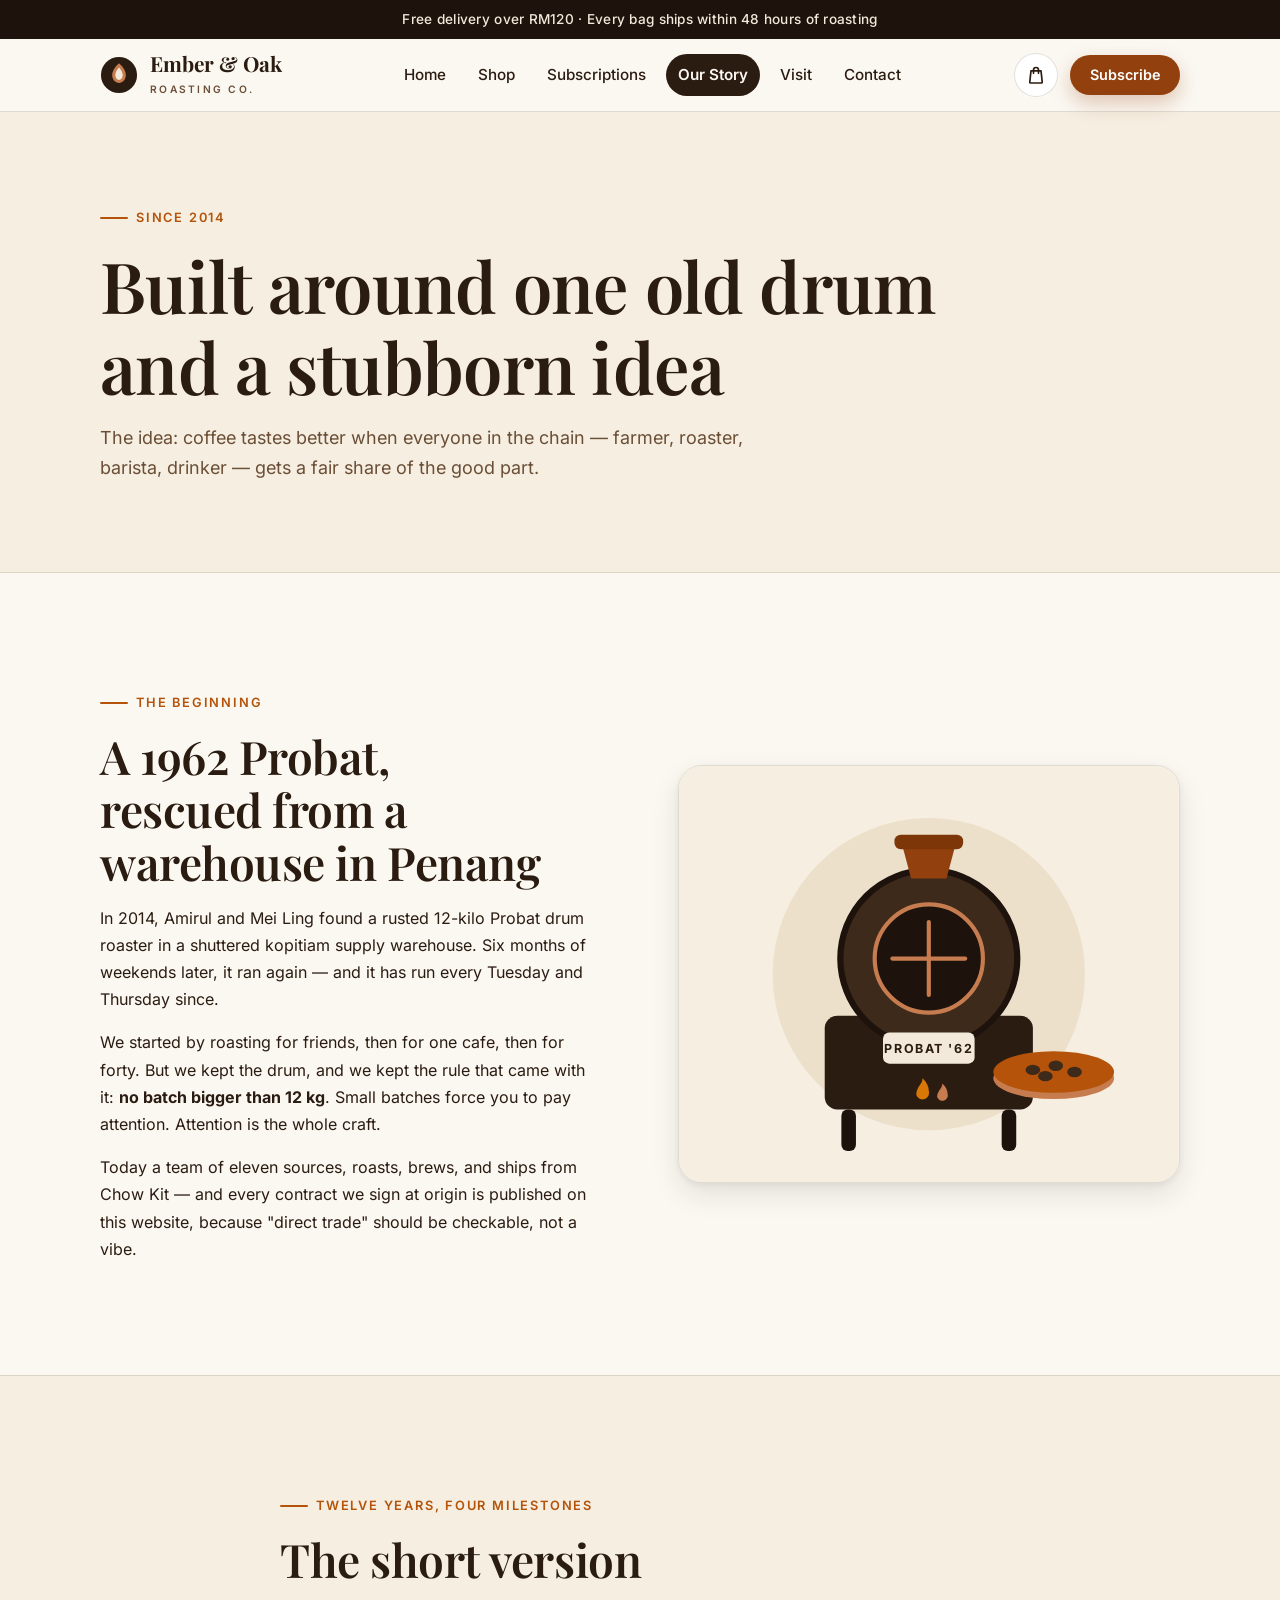
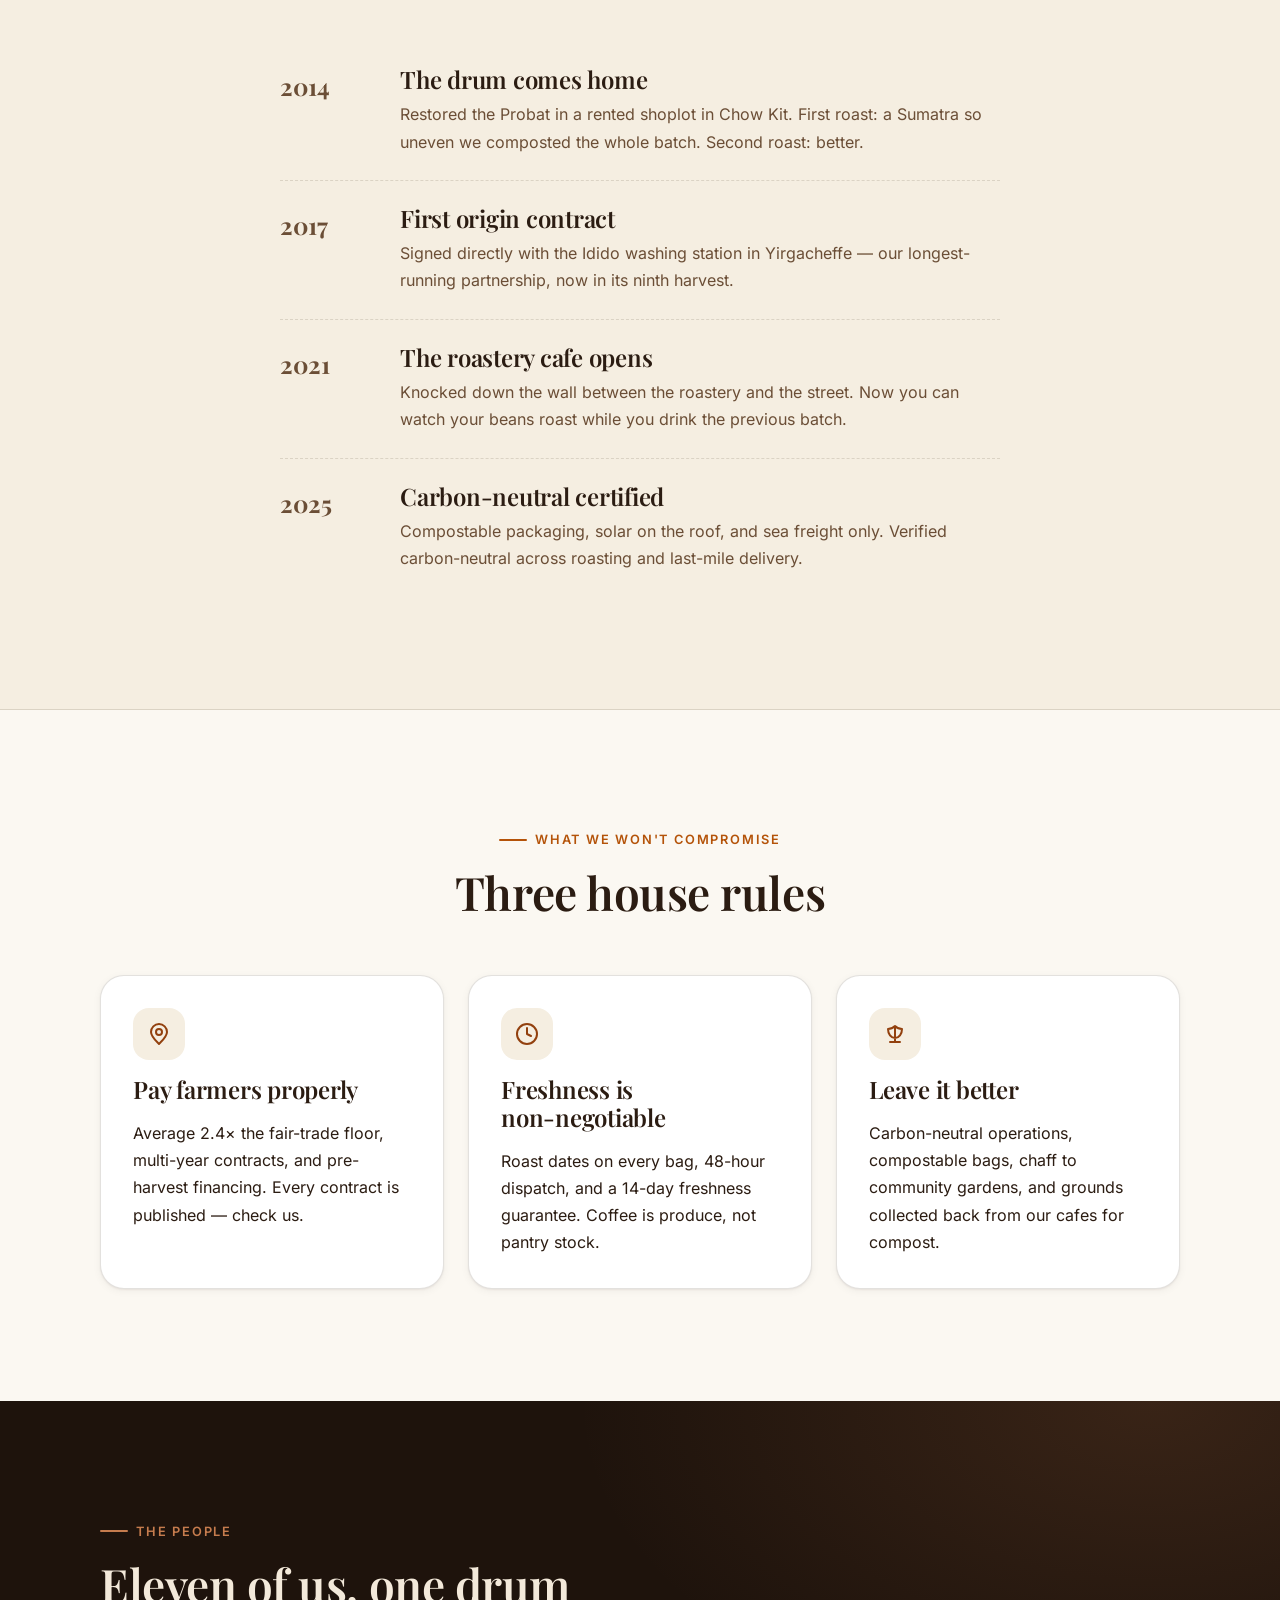
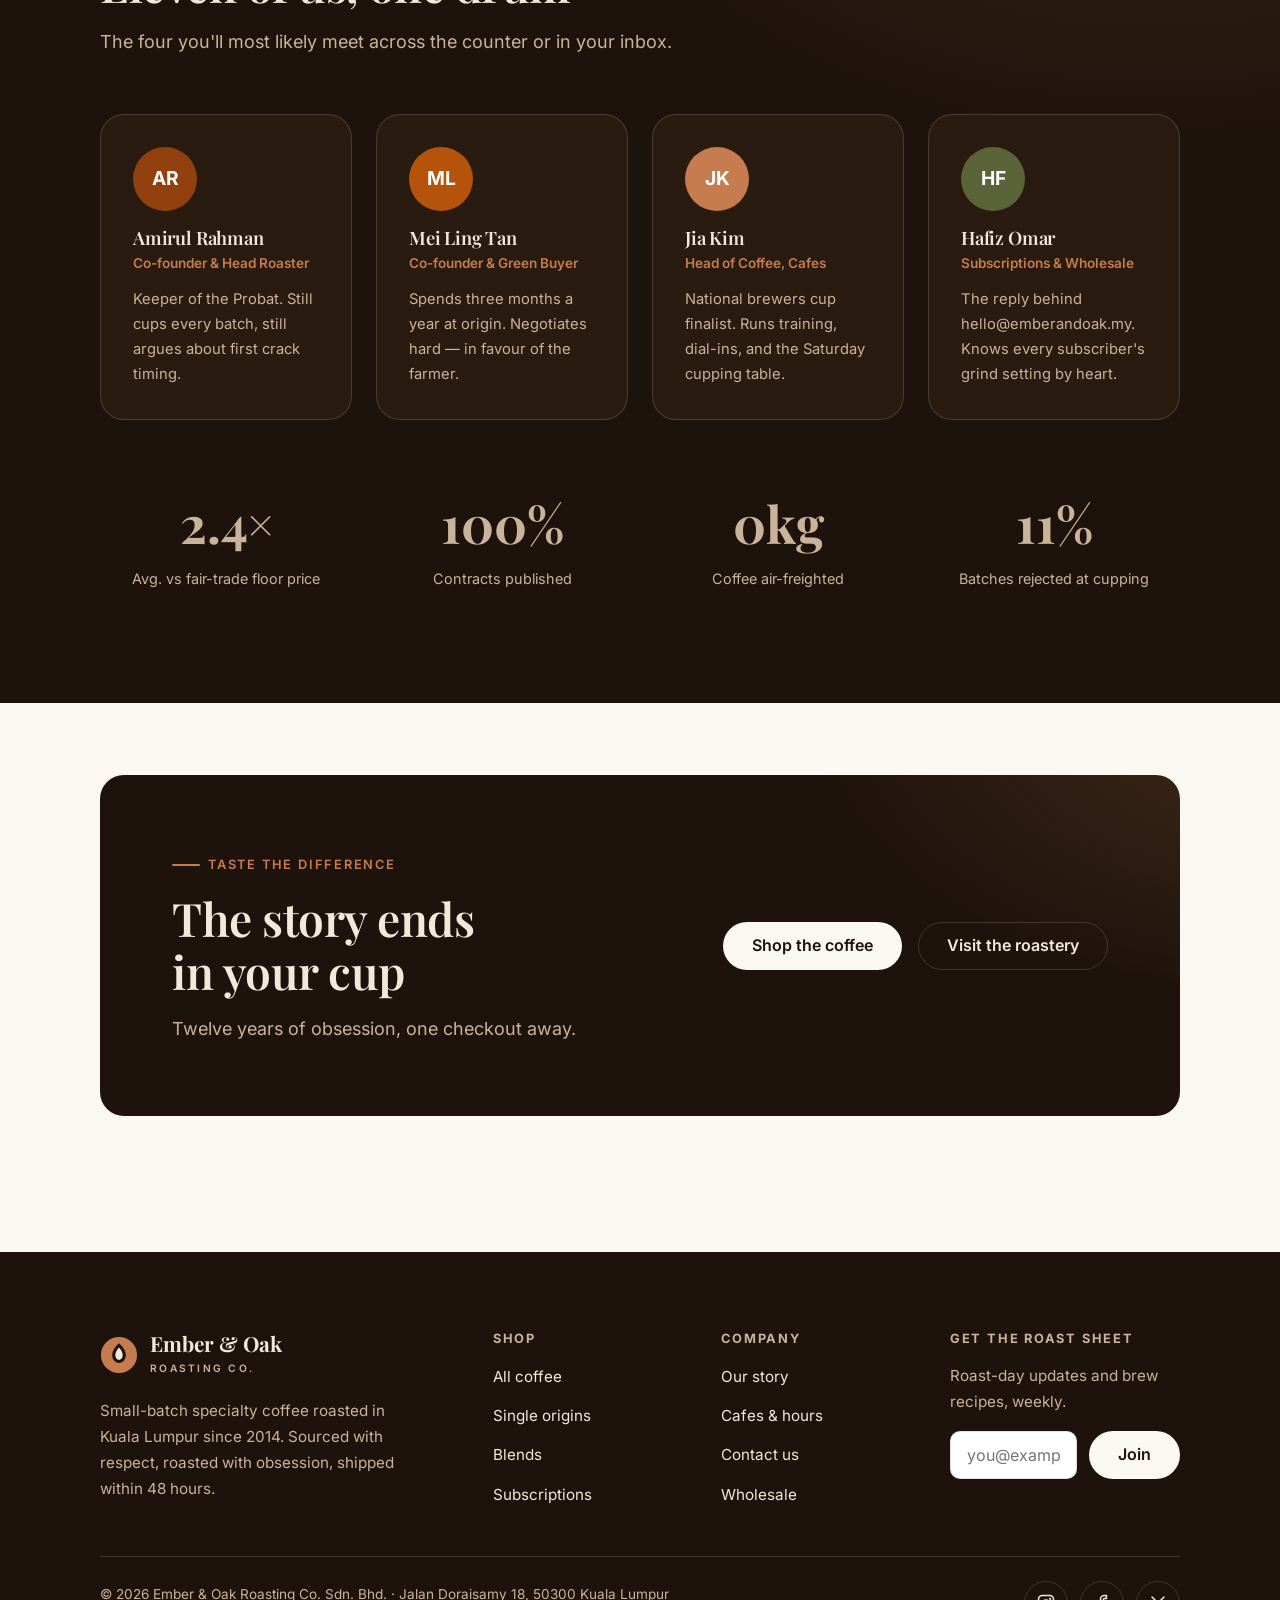
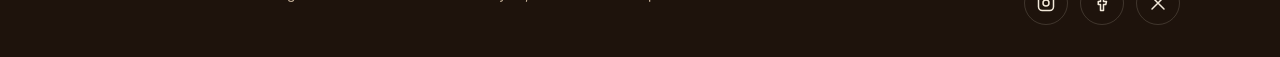
<file: ember-oak/about.html>
<!DOCTYPE html>
<html lang="en">
<head>
  <meta charset="UTF-8">
  <meta name="viewport" content="width=device-width, initial-scale=1">
  <title>Our Story — Ember &amp; Oak Roasting Co.</title>
  <meta name="description" content="Twelve years of small-batch roasting in Kuala Lumpur. Meet the team, the 1962 Probat drum, and the 24 farms behind every bag.">
  <link rel="preload" href="fonts/PlayfairDisplay-700.woff2" as="font" type="font/woff2" crossorigin>
  <link rel="preload" href="fonts/Inter-400.woff2" as="font" type="font/woff2" crossorigin>
  <link rel="stylesheet" href="fonts.css">
  <link rel="stylesheet" href="styles.css">
  <link rel="icon" href="data:image/svg+xml,%3Csvg xmlns='http://www.w3.org/2000/svg' viewBox='0 0 40 40'%3E%3Ccircle cx='20' cy='20' r='19' fill='%232B1C12'/%3E%3Cpath d='M20 7.5c4.8 4.2 7.2 8.4 7.2 12.6 0 4.6-3.2 8.4-7.2 8.4s-7.2-3.8-7.2-8.4c0-4.2 2.4-8.4 7.2-12.6z' fill='%23C67C4E'/%3E%3C/svg%3E">
</head>
<body>
  <a class="skip-link" href="#main">Skip to main content</a>
  <div class="announce">Free delivery over RM120 &middot; Every bag ships within 48 hours of roasting</div>

  <header class="site-header">
    <div class="container nav">
      <a class="brand" href="index.html" aria-label="Ember and Oak Roasting Co. — home">
        <svg class="brand-mark" width="38" height="38" viewBox="0 0 40 40" aria-hidden="true">
          <circle cx="20" cy="20" r="19" fill="#2B1C12"/>
          <path d="M20 7.5c4.8 4.2 7.2 8.4 7.2 12.6 0 4.6-3.2 8.4-7.2 8.4s-7.2-3.8-7.2-8.4c0-4.2 2.4-8.4 7.2-12.6z" fill="#C67C4E"/>
          <path d="M20 12c2.6 2.9 3.9 5.6 3.9 8.1 0 2.9-1.7 5.2-3.9 5.2s-3.9-2.3-3.9-5.2c0-2.5 1.3-5.2 3.9-8.1z" fill="#F3E9DA"/>
        </svg>
        <span><span class="brand-name">Ember &amp; Oak</span><span class="brand-sub">Roasting Co.</span></span>
      </a>
      <nav aria-label="Primary">
        <ul class="nav-links" id="nav-links">
          <li>
            <button class="nav-close cart-btn" type="button" aria-label="Close menu">
              <svg width="20" height="20" viewBox="0 0 24 24" fill="none" stroke="currentColor" stroke-width="2" stroke-linecap="round" aria-hidden="true"><path d="M18 6 6 18M6 6l12 12"/></svg>
            </button>
          </li>
          <li><a href="index.html">Home</a></li>
          <li><a href="shop.html">Shop</a></li>
          <li><a href="subscriptions.html">Subscriptions</a></li>
          <li><a href="about.html" aria-current="page">Our Story</a></li>
          <li><a href="visit.html">Visit</a></li>
          <li><a href="contact.html">Contact</a></li>
        </ul>
      </nav>
      <div class="nav-actions">
        <button class="cart-btn" type="button" aria-label="Shopping bag">
          <svg width="20" height="20" viewBox="0 0 24 24" fill="none" stroke="currentColor" stroke-width="2" stroke-linecap="round" stroke-linejoin="round" aria-hidden="true"><path d="M6 7h12l1.5 13.5a1 1 0 0 1-1 1.1H5.5a1 1 0 0 1-1-1.1L6 7z"/><path d="M9 10V6a3 3 0 0 1 6 0v4"/></svg>
          <span class="cart-count" style="display:none">0</span>
        </button>
        <a class="btn btn-primary btn-sm nav-cta" href="subscriptions.html">Subscribe</a>
        <button class="nav-toggle" type="button" aria-label="Open menu" aria-expanded="false" aria-controls="nav-links">
          <svg width="20" height="20" viewBox="0 0 24 24" fill="none" stroke="currentColor" stroke-width="2" stroke-linecap="round" aria-hidden="true"><path d="M4 7h16M4 12h16M4 17h16"/></svg>
        </button>
      </div>
    </div>
  </header>
  <div class="nav-scrim" aria-hidden="true"></div>

  <main id="main">
    <section class="page-hero">
      <div class="container">
        <p class="eyebrow">Since 2014</p>
        <h1>Built around one old drum<br>and a stubborn idea</h1>
        <p class="lead">The idea: coffee tastes better when everyone in the chain — farmer, roaster, barista, drinker — gets a fair share of the good part.</p>
      </div>
    </section>

    <section class="section" aria-labelledby="story-title">
      <div class="container grid-2" style="align-items:center; gap: clamp(2rem, 6vw, 5rem);">
        <div class="reveal">
          <p class="eyebrow">The beginning</p>
          <h2 id="story-title">A 1962 Probat, rescued from a warehouse in Penang</h2>
          <p>In 2014, Amirul and Mei Ling found a rusted 12-kilo Probat drum roaster in a shuttered kopitiam supply warehouse. Six months of weekends later, it ran again — and it has run every Tuesday and Thursday since.</p>
          <p>We started by roasting for friends, then for one cafe, then for forty. But we kept the drum, and we kept the rule that came with it: <strong>no batch bigger than 12&nbsp;kg</strong>. Small batches force you to pay attention. Attention is the whole craft.</p>
          <p>Today a team of eleven sources, roasts, brews, and ships from Chow Kit — and every contract we sign at origin is published on this website, because "direct trade" should be checkable, not a vibe.</p>
        </div>
        <div class="map-art reveal reveal-d1" role="img" aria-label="Illustration of a vintage drum coffee roaster">
          <svg viewBox="0 0 480 400" fill="none" aria-hidden="true">
            <rect width="480" height="400" fill="#F5EEE1"/>
            <circle cx="240" cy="200" r="150" fill="#EDE0CB"/>
            <!-- roaster body -->
            <rect x="140" y="240" width="200" height="90" rx="12" fill="#2B1C12"/>
            <circle cx="240" cy="185" r="85" fill="#3D2A1B" stroke="#1E130C" stroke-width="6"/>
            <circle cx="240" cy="185" r="52" fill="#1E130C"/>
            <circle cx="240" cy="185" r="52" stroke="#C67C4E" stroke-width="4"/>
            <path d="M240 150v70M205 185h70" stroke="#C67C4E" stroke-width="4" stroke-linecap="round"/>
            <!-- hopper -->
            <path d="M215 78h50l-8 30h-34z" fill="#92400E"/>
            <rect x="207" y="66" width="66" height="14" rx="6" fill="#7C3608"/>
            <!-- tray -->
            <ellipse cx="360" cy="300" rx="58" ry="20" fill="#C67C4E"/>
            <ellipse cx="360" cy="294" rx="58" ry="20" fill="#B45309"/>
            <g fill="#3D2A1B">
              <ellipse cx="340" cy="292" rx="7" ry="5"/>
              <ellipse cx="362" cy="288" rx="7" ry="5"/>
              <ellipse cx="380" cy="294" rx="7" ry="5"/>
              <ellipse cx="352" cy="298" rx="7" ry="5"/>
            </g>
            <!-- legs -->
            <rect x="156" y="330" width="14" height="40" rx="6" fill="#1E130C"/>
            <rect x="310" y="330" width="14" height="40" rx="6" fill="#1E130C"/>
            <!-- heat glow -->
            <path d="M228 316c0-8 6-10 6-16 4 4 6 8 6 12a6 6 0 0 1-12 4z" fill="#D97706"/>
            <path d="M248 318c0-6 5-8 5-13 3.4 3.2 5 6.4 5 9.6a5 5 0 0 1-10 3.4z" fill="#C67C4E"/>
            <!-- plaque -->
            <rect x="196" y="256" width="88" height="30" rx="6" fill="#F3E9DA"/>
            <text x="240" y="276" text-anchor="middle" font-family="Inter, sans-serif" font-weight="700" font-size="12" letter-spacing="1.5" fill="#2B1C12">PROBAT '62</text>
          </svg>
        </div>
      </div>
    </section>

    <section class="section" style="background: var(--color-surface-warm); border-block: 1px solid var(--color-border);" aria-labelledby="timeline-title">
      <div class="container" style="max-width: 50rem;">
        <div class="section-head reveal">
          <p class="eyebrow">Twelve years, four milestones</p>
          <h2 id="timeline-title">The short version</h2>
        </div>
        <div class="timeline reveal">
          <div class="timeline-item">
            <p class="timeline-year">2014</p>
            <div>
              <h3>The drum comes home</h3>
              <p>Restored the Probat in a rented shoplot in Chow Kit. First roast: a Sumatra so uneven we composted the whole batch. Second roast: better.</p>
            </div>
          </div>
          <div class="timeline-item">
            <p class="timeline-year">2017</p>
            <div>
              <h3>First origin contract</h3>
              <p>Signed directly with the Idido washing station in Yirgacheffe — our longest-running partnership, now in its ninth harvest.</p>
            </div>
          </div>
          <div class="timeline-item">
            <p class="timeline-year">2021</p>
            <div>
              <h3>The roastery cafe opens</h3>
              <p>Knocked down the wall between the roastery and the street. Now you can watch your beans roast while you drink the previous batch.</p>
            </div>
          </div>
          <div class="timeline-item">
            <p class="timeline-year">2025</p>
            <div>
              <h3>Carbon-neutral certified</h3>
              <p>Compostable packaging, solar on the roof, and sea freight only. Verified carbon-neutral across roasting and last-mile delivery.</p>
            </div>
          </div>
        </div>
      </div>
    </section>

    <section class="section" aria-labelledby="values-title">
      <div class="container">
        <div class="section-head center reveal">
          <p class="eyebrow">What we won't compromise</p>
          <h2 id="values-title">Three house rules</h2>
        </div>
        <div class="grid-3">
          <article class="card reveal">
            <div class="icon-tile">
              <svg width="24" height="24" viewBox="0 0 24 24" fill="none" stroke="currentColor" stroke-width="2" stroke-linecap="round" stroke-linejoin="round" aria-hidden="true"><path d="M12 22c4-4 8-7.6 8-12a8 8 0 1 0-16 0c0 4.4 4 8 8 12z"/><circle cx="12" cy="10" r="3"/></svg>
            </div>
            <h3>Pay farmers properly</h3>
            <p>Average 2.4&times; the fair-trade floor, multi-year contracts, and pre-harvest financing. Every contract is published — check us.</p>
          </article>
          <article class="card reveal reveal-d1">
            <div class="icon-tile">
              <svg width="24" height="24" viewBox="0 0 24 24" fill="none" stroke="currentColor" stroke-width="2" stroke-linecap="round" stroke-linejoin="round" aria-hidden="true"><circle cx="12" cy="12" r="10"/><path d="M12 6v6l4 2"/></svg>
            </div>
            <h3>Freshness is non-negotiable</h3>
            <p>Roast dates on every bag, 48-hour dispatch, and a 14-day freshness guarantee. Coffee is produce, not pantry stock.</p>
          </article>
          <article class="card reveal reveal-d2">
            <div class="icon-tile">
              <svg width="24" height="24" viewBox="0 0 24 24" fill="none" stroke="currentColor" stroke-width="2" stroke-linecap="round" stroke-linejoin="round" aria-hidden="true"><path d="M7 20h10M12 4v16M12 4c-2 2-5 3-7 3 0 5 3 9 7 9s7-4 7-9c-2 0-5-1-7-3z"/></svg>
            </div>
            <h3>Leave it better</h3>
            <p>Carbon-neutral operations, compostable bags, chaff to community gardens, and grounds collected back from our cafes for compost.</p>
          </article>
        </div>
      </div>
    </section>

    <section class="section dark-section" aria-labelledby="team-title">
      <div class="container">
        <div class="section-head reveal">
          <p class="eyebrow">The people</p>
          <h2 id="team-title">Eleven of us, one drum</h2>
          <p class="lead">The four you'll most likely meet across the counter or in your inbox.</p>
        </div>
        <div class="grid-4">
          <article class="card reveal">
            <span class="avatar" style="background:#92400E; width:4rem; height:4rem; font-size:1.2rem; margin-bottom: var(--space-4);" aria-hidden="true">AR</span>
            <h3 style="font-size:1.15rem; margin-bottom: var(--space-1);">Amirul Rahman</h3>
            <p style="font-size:0.85rem; color:var(--copper); font-weight:600; margin-bottom: var(--space-3);">Co-founder &amp; Head Roaster</p>
            <p style="font-size:0.92rem;">Keeper of the Probat. Still cups every batch, still argues about first crack timing.</p>
          </article>
          <article class="card reveal reveal-d1">
            <span class="avatar" style="background:#B45309; width:4rem; height:4rem; font-size:1.2rem; margin-bottom: var(--space-4);" aria-hidden="true">ML</span>
            <h3 style="font-size:1.15rem; margin-bottom: var(--space-1);">Mei Ling Tan</h3>
            <p style="font-size:0.85rem; color:var(--copper); font-weight:600; margin-bottom: var(--space-3);">Co-founder &amp; Green Buyer</p>
            <p style="font-size:0.92rem;">Spends three months a year at origin. Negotiates hard — in favour of the farmer.</p>
          </article>
          <article class="card reveal reveal-d2">
            <span class="avatar" style="background:#C67C4E; width:4rem; height:4rem; font-size:1.2rem; margin-bottom: var(--space-4);" aria-hidden="true">JK</span>
            <h3 style="font-size:1.15rem; margin-bottom: var(--space-1);">Jia Kim</h3>
            <p style="font-size:0.85rem; color:var(--copper); font-weight:600; margin-bottom: var(--space-3);">Head of Coffee, Cafes</p>
            <p style="font-size:0.92rem;">National brewers cup finalist. Runs training, dial-ins, and the Saturday cupping table.</p>
          </article>
          <article class="card reveal reveal-d3">
            <span class="avatar" style="background:#5B6339; width:4rem; height:4rem; font-size:1.2rem; margin-bottom: var(--space-4);" aria-hidden="true">HF</span>
            <h3 style="font-size:1.15rem; margin-bottom: var(--space-1);">Hafiz Omar</h3>
            <p style="font-size:0.85rem; color:var(--copper); font-weight:600; margin-bottom: var(--space-3);">Subscriptions &amp; Wholesale</p>
            <p style="font-size:0.92rem;">The reply behind hello@emberandoak.my. Knows every subscriber's grind setting by heart.</p>
          </article>
        </div>
        <div class="stat-row" style="margin-top: clamp(3rem, 6vw, 5rem);">
          <div class="reveal"><p class="stat-value">2.4&times;</p><p class="stat-label">Avg. vs fair-trade floor price</p></div>
          <div class="reveal reveal-d1"><p class="stat-value">100%</p><p class="stat-label">Contracts published</p></div>
          <div class="reveal reveal-d2"><p class="stat-value">0kg</p><p class="stat-label">Coffee air-freighted</p></div>
          <div class="reveal reveal-d3"><p class="stat-value">11%</p><p class="stat-label">Batches rejected at cupping</p></div>
        </div>
      </div>
    </section>

    <section class="section-tight" aria-label="Call to action">
      <div class="container">
        <div class="band reveal">
          <div class="grid-2" style="align-items:center;">
            <div>
              <p class="eyebrow">Taste the difference</p>
              <h2>The story ends in your cup</h2>
              <p class="lead">Twelve years of obsession, one checkout away.</p>
            </div>
            <div style="justify-self:end; display:flex; gap: var(--space-4); flex-wrap:wrap;">
              <a class="btn btn-light" href="shop.html">Shop the coffee</a>
              <a class="btn btn-ghost-light" href="visit.html">Visit the roastery</a>
            </div>
          </div>
        </div>
      </div>
    </section>
  </main>

  <footer class="site-footer">
    <div class="container">
      <div class="footer-grid">
        <div class="footer-about">
          <a class="brand" href="index.html" aria-label="Ember and Oak Roasting Co. — home">
            <svg class="brand-mark" width="38" height="38" viewBox="0 0 40 40" aria-hidden="true">
              <circle cx="20" cy="20" r="19" fill="#C67C4E"/>
              <path d="M20 7.5c4.8 4.2 7.2 8.4 7.2 12.6 0 4.6-3.2 8.4-7.2 8.4s-7.2-3.8-7.2-8.4c0-4.2 2.4-8.4 7.2-12.6z" fill="#1E130C"/>
              <path d="M20 12c2.6 2.9 3.9 5.6 3.9 8.1 0 2.9-1.7 5.2-3.9 5.2s-3.9-2.3-3.9-5.2c0-2.5 1.3-5.2 3.9-8.1z" fill="#F3E9DA"/>
            </svg>
            <span><span class="brand-name">Ember &amp; Oak</span><span class="brand-sub">Roasting Co.</span></span>
          </a>
          <p style="margin-top: var(--space-4);">Small-batch specialty coffee roasted in Kuala Lumpur since 2014. Sourced with respect, roasted with obsession, shipped within 48 hours.</p>
        </div>
        <nav aria-label="Shop links">
          <h4>Shop</h4>
          <ul>
            <li><a href="shop.html">All coffee</a></li>
            <li><a href="shop.html">Single origins</a></li>
            <li><a href="shop.html">Blends</a></li>
            <li><a href="subscriptions.html">Subscriptions</a></li>
          </ul>
        </nav>
        <nav aria-label="Company links">
          <h4>Company</h4>
          <ul>
            <li><a href="about.html">Our story</a></li>
            <li><a href="visit.html">Cafes &amp; hours</a></li>
            <li><a href="contact.html">Contact us</a></li>
            <li><a href="contact.html">Wholesale</a></li>
          </ul>
        </nav>
        <div>
          <h4>Get the Roast Sheet</h4>
          <p style="color: var(--color-dark-muted); font-size: 0.95rem;">Roast-day updates and brew recipes, weekly.</p>
          <form class="newsletter-form" data-newsletter novalidate>
            <label class="sr-only" for="footer-email">Email address</label>
            <input class="input" type="email" id="footer-email" name="email" placeholder="you@example.com" autocomplete="email" required>
            <button class="btn btn-light" type="submit">Join</button>
          </form>
        </div>
      </div>
      <div class="footer-bottom">
        <p>&copy; <span data-year>2026</span> Ember &amp; Oak Roasting Co. Sdn. Bhd. &middot; Jalan Doraisamy 18, 50300 Kuala Lumpur</p>
        <div class="footer-social">
          <a href="#" aria-label="Instagram"><svg width="18" height="18" viewBox="0 0 24 24" fill="none" stroke="currentColor" stroke-width="2" stroke-linecap="round" stroke-linejoin="round" aria-hidden="true"><rect x="2" y="2" width="20" height="20" rx="5"/><circle cx="12" cy="12" r="4"/><circle cx="17.5" cy="6.5" r="0.5" fill="currentColor"/></svg></a>
          <a href="#" aria-label="Facebook"><svg width="18" height="18" viewBox="0 0 24 24" fill="none" stroke="currentColor" stroke-width="2" stroke-linecap="round" stroke-linejoin="round" aria-hidden="true"><path d="M18 2h-3a5 5 0 0 0-5 5v3H7v4h3v8h4v-8h3l1-4h-4V7a1 1 0 0 1 1-1h3z"/></svg></a>
          <a href="#" aria-label="X (Twitter)"><svg width="18" height="18" viewBox="0 0 24 24" fill="none" stroke="currentColor" stroke-width="2" stroke-linecap="round" stroke-linejoin="round" aria-hidden="true"><path d="m4 4 16 16M20 4 4 20"/></svg></a>
        </div>
      </div>
    </div>
  </footer>

  <script src="app.js"></script>
</body>
</html>
</file>
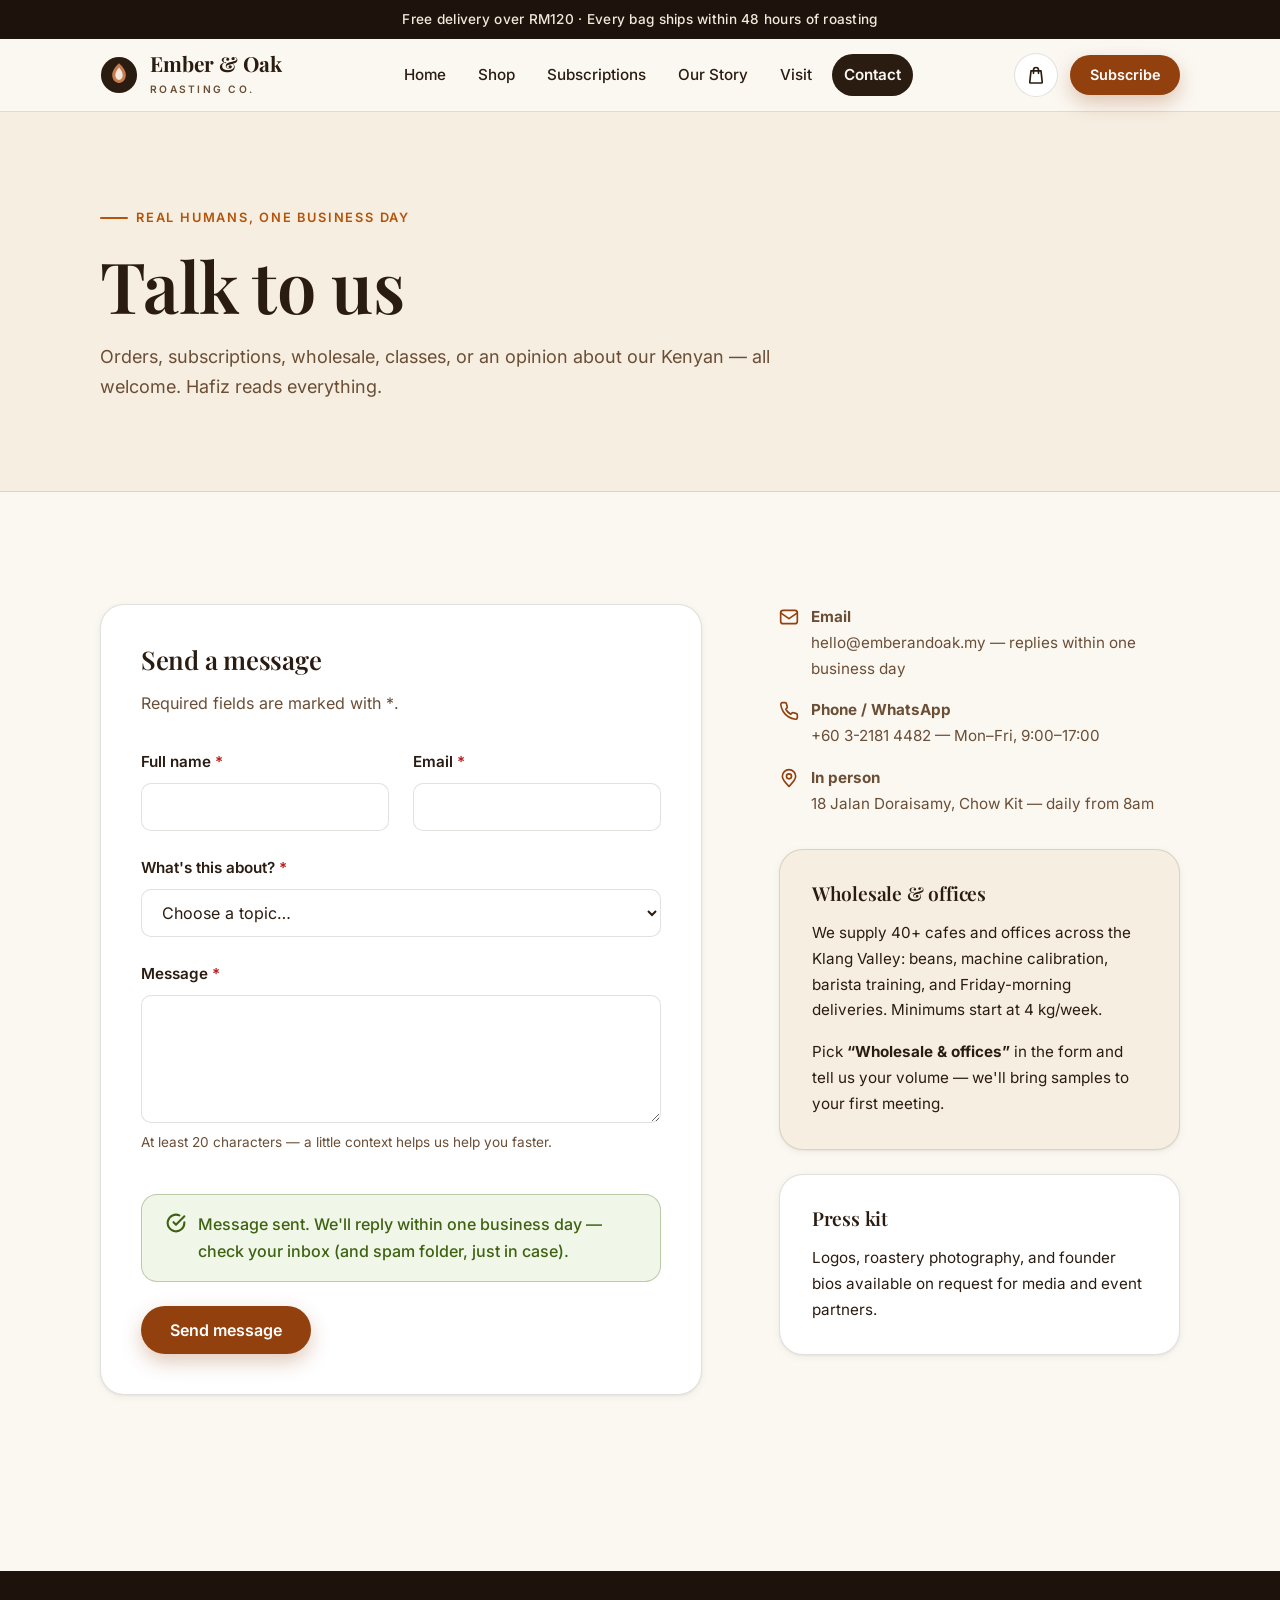
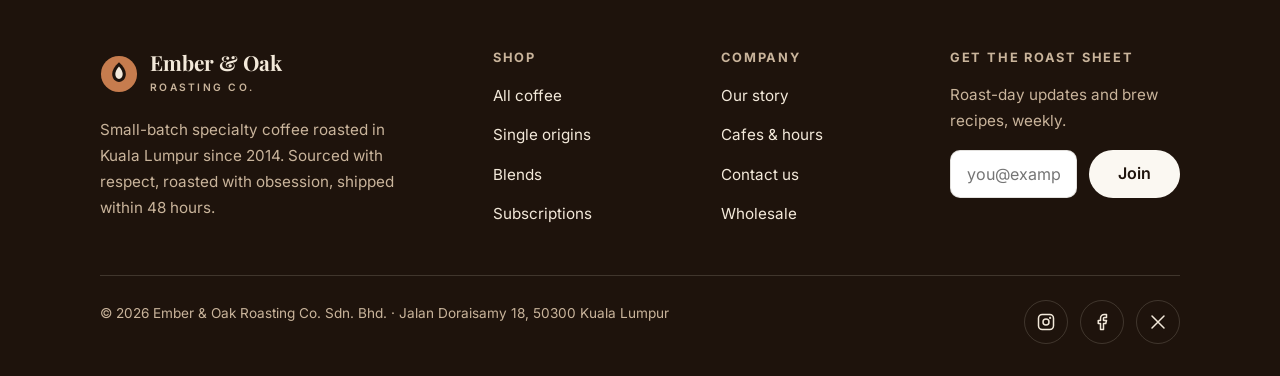
<file: ember-oak/contact.html>
<!DOCTYPE html>
<html lang="en">
<head>
  <meta charset="UTF-8">
  <meta name="viewport" content="width=device-width, initial-scale=1">
  <title>Contact — Ember &amp; Oak Roasting Co.</title>
  <meta name="description" content="Questions about orders, subscriptions, wholesale, or classes? Talk to a human at Ember &amp; Oak — we reply within one business day.">
  <link rel="preload" href="fonts/PlayfairDisplay-700.woff2" as="font" type="font/woff2" crossorigin>
  <link rel="preload" href="fonts/Inter-400.woff2" as="font" type="font/woff2" crossorigin>
  <link rel="stylesheet" href="fonts.css">
  <link rel="stylesheet" href="styles.css">
  <link rel="icon" href="data:image/svg+xml,%3Csvg xmlns='http://www.w3.org/2000/svg' viewBox='0 0 40 40'%3E%3Ccircle cx='20' cy='20' r='19' fill='%232B1C12'/%3E%3Cpath d='M20 7.5c4.8 4.2 7.2 8.4 7.2 12.6 0 4.6-3.2 8.4-7.2 8.4s-7.2-3.8-7.2-8.4c0-4.2 2.4-8.4 7.2-12.6z' fill='%23C67C4E'/%3E%3C/svg%3E">
</head>
<body>
  <a class="skip-link" href="#main">Skip to main content</a>
  <div class="announce">Free delivery over RM120 &middot; Every bag ships within 48 hours of roasting</div>

  <header class="site-header">
    <div class="container nav">
      <a class="brand" href="index.html" aria-label="Ember and Oak Roasting Co. — home">
        <svg class="brand-mark" width="38" height="38" viewBox="0 0 40 40" aria-hidden="true">
          <circle cx="20" cy="20" r="19" fill="#2B1C12"/>
          <path d="M20 7.5c4.8 4.2 7.2 8.4 7.2 12.6 0 4.6-3.2 8.4-7.2 8.4s-7.2-3.8-7.2-8.4c0-4.2 2.4-8.4 7.2-12.6z" fill="#C67C4E"/>
          <path d="M20 12c2.6 2.9 3.9 5.6 3.9 8.1 0 2.9-1.7 5.2-3.9 5.2s-3.9-2.3-3.9-5.2c0-2.5 1.3-5.2 3.9-8.1z" fill="#F3E9DA"/>
        </svg>
        <span><span class="brand-name">Ember &amp; Oak</span><span class="brand-sub">Roasting Co.</span></span>
      </a>
      <nav aria-label="Primary">
        <ul class="nav-links" id="nav-links">
          <li>
            <button class="nav-close cart-btn" type="button" aria-label="Close menu">
              <svg width="20" height="20" viewBox="0 0 24 24" fill="none" stroke="currentColor" stroke-width="2" stroke-linecap="round" aria-hidden="true"><path d="M18 6 6 18M6 6l12 12"/></svg>
            </button>
          </li>
          <li><a href="index.html">Home</a></li>
          <li><a href="shop.html">Shop</a></li>
          <li><a href="subscriptions.html">Subscriptions</a></li>
          <li><a href="about.html">Our Story</a></li>
          <li><a href="visit.html">Visit</a></li>
          <li><a href="contact.html" aria-current="page">Contact</a></li>
        </ul>
      </nav>
      <div class="nav-actions">
        <button class="cart-btn" type="button" aria-label="Shopping bag">
          <svg width="20" height="20" viewBox="0 0 24 24" fill="none" stroke="currentColor" stroke-width="2" stroke-linecap="round" stroke-linejoin="round" aria-hidden="true"><path d="M6 7h12l1.5 13.5a1 1 0 0 1-1 1.1H5.5a1 1 0 0 1-1-1.1L6 7z"/><path d="M9 10V6a3 3 0 0 1 6 0v4"/></svg>
          <span class="cart-count" style="display:none">0</span>
        </button>
        <a class="btn btn-primary btn-sm nav-cta" href="subscriptions.html">Subscribe</a>
        <button class="nav-toggle" type="button" aria-label="Open menu" aria-expanded="false" aria-controls="nav-links">
          <svg width="20" height="20" viewBox="0 0 24 24" fill="none" stroke="currentColor" stroke-width="2" stroke-linecap="round" aria-hidden="true"><path d="M4 7h16M4 12h16M4 17h16"/></svg>
        </button>
      </div>
    </div>
  </header>
  <div class="nav-scrim" aria-hidden="true"></div>

  <main id="main">
    <section class="page-hero">
      <div class="container">
        <p class="eyebrow">Real humans, one business day</p>
        <h1>Talk to us</h1>
        <p class="lead">Orders, subscriptions, wholesale, classes, or an opinion about our Kenyan — all welcome. Hafiz reads everything.</p>
      </div>
    </section>

    <section class="section" aria-label="Contact form and details">
      <div class="container contact-grid">
        <div class="card reveal" style="padding: clamp(1.5rem, 4vw, 2.5rem);">
          <h2 style="font-size:1.6rem;">Send a message</h2>
          <p style="color:var(--color-muted); margin-bottom: var(--space-8);">Required fields are marked with <span class="req" aria-hidden="true">*</span><span class="sr-only">an asterisk</span>.</p>
          <form data-validate data-success-message="Message sent — we'll reply within one business day." novalidate>
            <div class="grid-2" style="gap: 0 var(--space-6);">
              <div class="field">
                <label for="cf-name">Full name <span class="req" aria-hidden="true">*</span></label>
                <input class="input" id="cf-name" name="name" type="text" autocomplete="name" required>
                <p class="field-error" aria-live="polite"></p>
              </div>
              <div class="field">
                <label for="cf-email">Email <span class="req" aria-hidden="true">*</span></label>
                <input class="input" id="cf-email" name="email" type="email" autocomplete="email" required>
                <p class="field-error" aria-live="polite"></p>
              </div>
            </div>
            <div class="field">
              <label for="cf-topic">What's this about? <span class="req" aria-hidden="true">*</span></label>
              <select class="select" id="cf-topic" name="topic" required>
                <option value="">Choose a topic…</option>
                <option value="order">An order or delivery</option>
                <option value="subscription">My subscription</option>
                <option value="wholesale">Wholesale &amp; offices</option>
                <option value="classes">Classes &amp; events</option>
                <option value="press">Press &amp; partnerships</option>
                <option value="other">Something else</option>
              </select>
              <p class="field-error" aria-live="polite"></p>
            </div>
            <div class="field">
              <label for="cf-message">Message <span class="req" aria-hidden="true">*</span></label>
              <textarea class="textarea" id="cf-message" name="message" minlength="20" required></textarea>
              <p class="hint">At least 20 characters — a little context helps us help you faster.</p>
              <p class="field-error" aria-live="polite"></p>
            </div>
            <div class="form-success" hidden tabindex="-1" style="margin-bottom: var(--space-6);">
              <svg width="20" height="20" viewBox="0 0 24 24" fill="none" stroke="currentColor" stroke-width="2.5" stroke-linecap="round" stroke-linejoin="round" aria-hidden="true"><path d="M22 11.08V12a10 10 0 1 1-5.93-9.14"/><path d="m9 11 3 3L22 4"/></svg>
              <span>Message sent. We'll reply within one business day — check your inbox (and spam folder, just in case).</span>
            </div>
            <button class="btn btn-primary" type="submit">Send message</button>
          </form>
        </div>

        <aside class="reveal reveal-d1" aria-label="Other ways to reach us">
          <ul class="info-list">
            <li>
              <svg width="20" height="20" viewBox="0 0 24 24" fill="none" stroke="currentColor" stroke-width="2" stroke-linecap="round" stroke-linejoin="round" aria-hidden="true"><rect x="2" y="4" width="20" height="16" rx="3"/><path d="m2 7 10 7L22 7"/></svg>
              <span><strong>Email</strong><span>hello@emberandoak.my — replies within one business day</span></span>
            </li>
            <li>
              <svg width="20" height="20" viewBox="0 0 24 24" fill="none" stroke="currentColor" stroke-width="2" stroke-linecap="round" stroke-linejoin="round" aria-hidden="true"><path d="M22 16.92v3a2 2 0 0 1-2.18 2 19.79 19.79 0 0 1-8.63-3.07 19.5 19.5 0 0 1-6-6 19.79 19.79 0 0 1-3.07-8.67A2 2 0 0 1 4.11 2h3a2 2 0 0 1 2 1.72c.127.96.361 1.903.7 2.81a2 2 0 0 1-.45 2.11L8.09 9.91a16 16 0 0 0 6 6l1.27-1.27a2 2 0 0 1 2.11-.45c.907.339 1.85.573 2.81.7A2 2 0 0 1 22 16.92z"/></svg>
              <span><strong>Phone / WhatsApp</strong><span>+60 3-2181 4482 — Mon–Fri, 9:00–17:00</span></span>
            </li>
            <li>
              <svg width="20" height="20" viewBox="0 0 24 24" fill="none" stroke="currentColor" stroke-width="2" stroke-linecap="round" stroke-linejoin="round" aria-hidden="true"><path d="M12 22c4-4 8-7.6 8-12a8 8 0 1 0-16 0c0 4.4 4 8 8 12z"/><circle cx="12" cy="10" r="3"/></svg>
              <span><strong>In person</strong><span>18 Jalan Doraisamy, Chow Kit — daily from 8am</span></span>
            </li>
          </ul>

          <div class="card" style="margin-top: var(--space-8); background: var(--color-surface-warm);">
            <h3 style="font-size:1.2rem;">Wholesale &amp; offices</h3>
            <p style="font-size:0.95rem;">We supply 40+ cafes and offices across the Klang Valley: beans, machine calibration, barista training, and Friday-morning deliveries. Minimums start at 4&nbsp;kg/week.</p>
            <p style="font-size:0.95rem;">Pick <strong>&ldquo;Wholesale &amp; offices&rdquo;</strong> in the form and tell us your volume — we'll bring samples to your first meeting.</p>
          </div>

          <div class="card" style="margin-top: var(--space-6);">
            <h3 style="font-size:1.2rem;">Press kit</h3>
            <p style="font-size:0.95rem;">Logos, roastery photography, and founder bios available on request for media and event partners.</p>
          </div>
        </aside>
      </div>
    </section>
  </main>

  <footer class="site-footer">
    <div class="container">
      <div class="footer-grid">
        <div class="footer-about">
          <a class="brand" href="index.html" aria-label="Ember and Oak Roasting Co. — home">
            <svg class="brand-mark" width="38" height="38" viewBox="0 0 40 40" aria-hidden="true">
              <circle cx="20" cy="20" r="19" fill="#C67C4E"/>
              <path d="M20 7.5c4.8 4.2 7.2 8.4 7.2 12.6 0 4.6-3.2 8.4-7.2 8.4s-7.2-3.8-7.2-8.4c0-4.2 2.4-8.4 7.2-12.6z" fill="#1E130C"/>
              <path d="M20 12c2.6 2.9 3.9 5.6 3.9 8.1 0 2.9-1.7 5.2-3.9 5.2s-3.9-2.3-3.9-5.2c0-2.5 1.3-5.2 3.9-8.1z" fill="#F3E9DA"/>
            </svg>
            <span><span class="brand-name">Ember &amp; Oak</span><span class="brand-sub">Roasting Co.</span></span>
          </a>
          <p style="margin-top: var(--space-4);">Small-batch specialty coffee roasted in Kuala Lumpur since 2014. Sourced with respect, roasted with obsession, shipped within 48 hours.</p>
        </div>
        <nav aria-label="Shop links">
          <h4>Shop</h4>
          <ul>
            <li><a href="shop.html">All coffee</a></li>
            <li><a href="shop.html">Single origins</a></li>
            <li><a href="shop.html">Blends</a></li>
            <li><a href="subscriptions.html">Subscriptions</a></li>
          </ul>
        </nav>
        <nav aria-label="Company links">
          <h4>Company</h4>
          <ul>
            <li><a href="about.html">Our story</a></li>
            <li><a href="visit.html">Cafes &amp; hours</a></li>
            <li><a href="contact.html">Contact us</a></li>
            <li><a href="contact.html">Wholesale</a></li>
          </ul>
        </nav>
        <div>
          <h4>Get the Roast Sheet</h4>
          <p style="color: var(--color-dark-muted); font-size: 0.95rem;">Roast-day updates and brew recipes, weekly.</p>
          <form class="newsletter-form" data-newsletter novalidate>
            <label class="sr-only" for="footer-email">Email address</label>
            <input class="input" type="email" id="footer-email" name="email" placeholder="you@example.com" autocomplete="email" required>
            <button class="btn btn-light" type="submit">Join</button>
          </form>
        </div>
      </div>
      <div class="footer-bottom">
        <p>&copy; <span data-year>2026</span> Ember &amp; Oak Roasting Co. Sdn. Bhd. &middot; Jalan Doraisamy 18, 50300 Kuala Lumpur</p>
        <div class="footer-social">
          <a href="#" aria-label="Instagram"><svg width="18" height="18" viewBox="0 0 24 24" fill="none" stroke="currentColor" stroke-width="2" stroke-linecap="round" stroke-linejoin="round" aria-hidden="true"><rect x="2" y="2" width="20" height="20" rx="5"/><circle cx="12" cy="12" r="4"/><circle cx="17.5" cy="6.5" r="0.5" fill="currentColor"/></svg></a>
          <a href="#" aria-label="Facebook"><svg width="18" height="18" viewBox="0 0 24 24" fill="none" stroke="currentColor" stroke-width="2" stroke-linecap="round" stroke-linejoin="round" aria-hidden="true"><path d="M18 2h-3a5 5 0 0 0-5 5v3H7v4h3v8h4v-8h3l1-4h-4V7a1 1 0 0 1 1-1h3z"/></svg></a>
          <a href="#" aria-label="X (Twitter)"><svg width="18" height="18" viewBox="0 0 24 24" fill="none" stroke="currentColor" stroke-width="2" stroke-linecap="round" stroke-linejoin="round" aria-hidden="true"><path d="m4 4 16 16M20 4 4 20"/></svg></a>
        </div>
      </div>
    </div>
  </footer>

  <script src="app.js"></script>
</body>
</html>
</file>
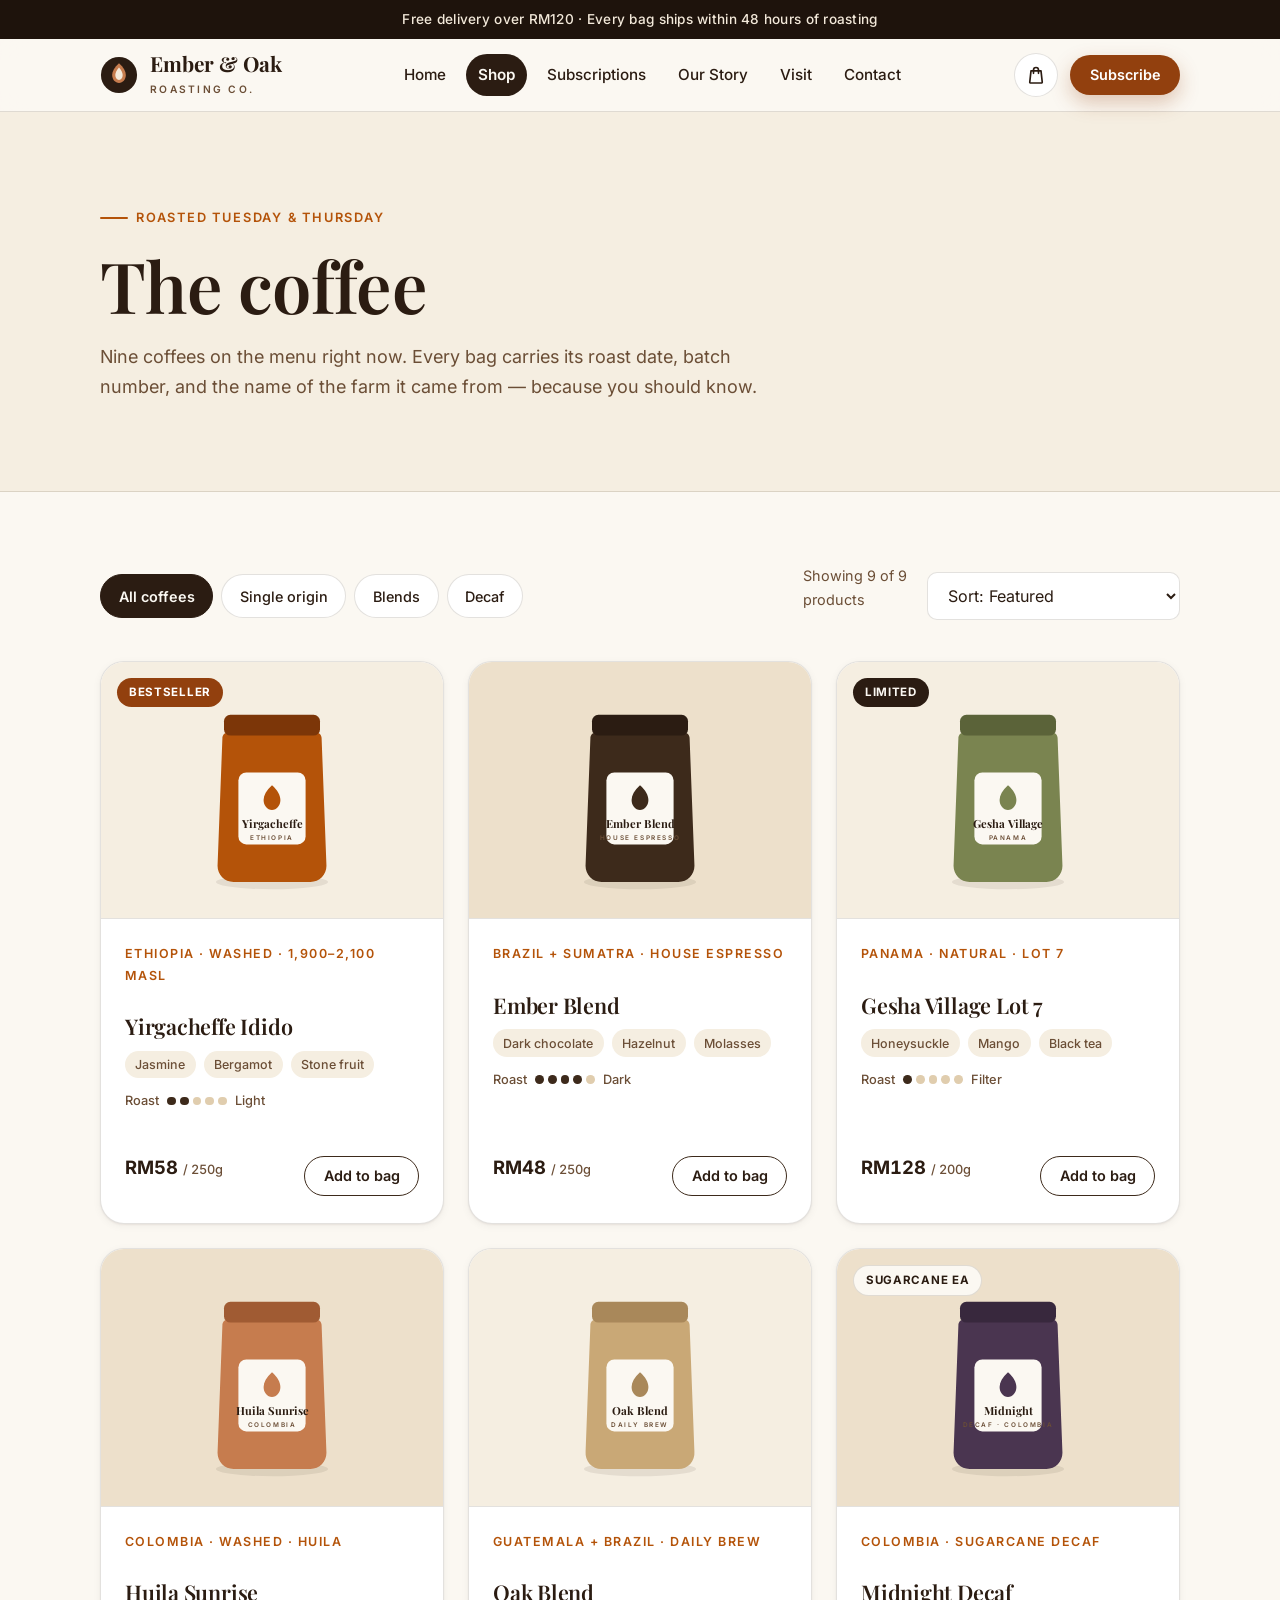
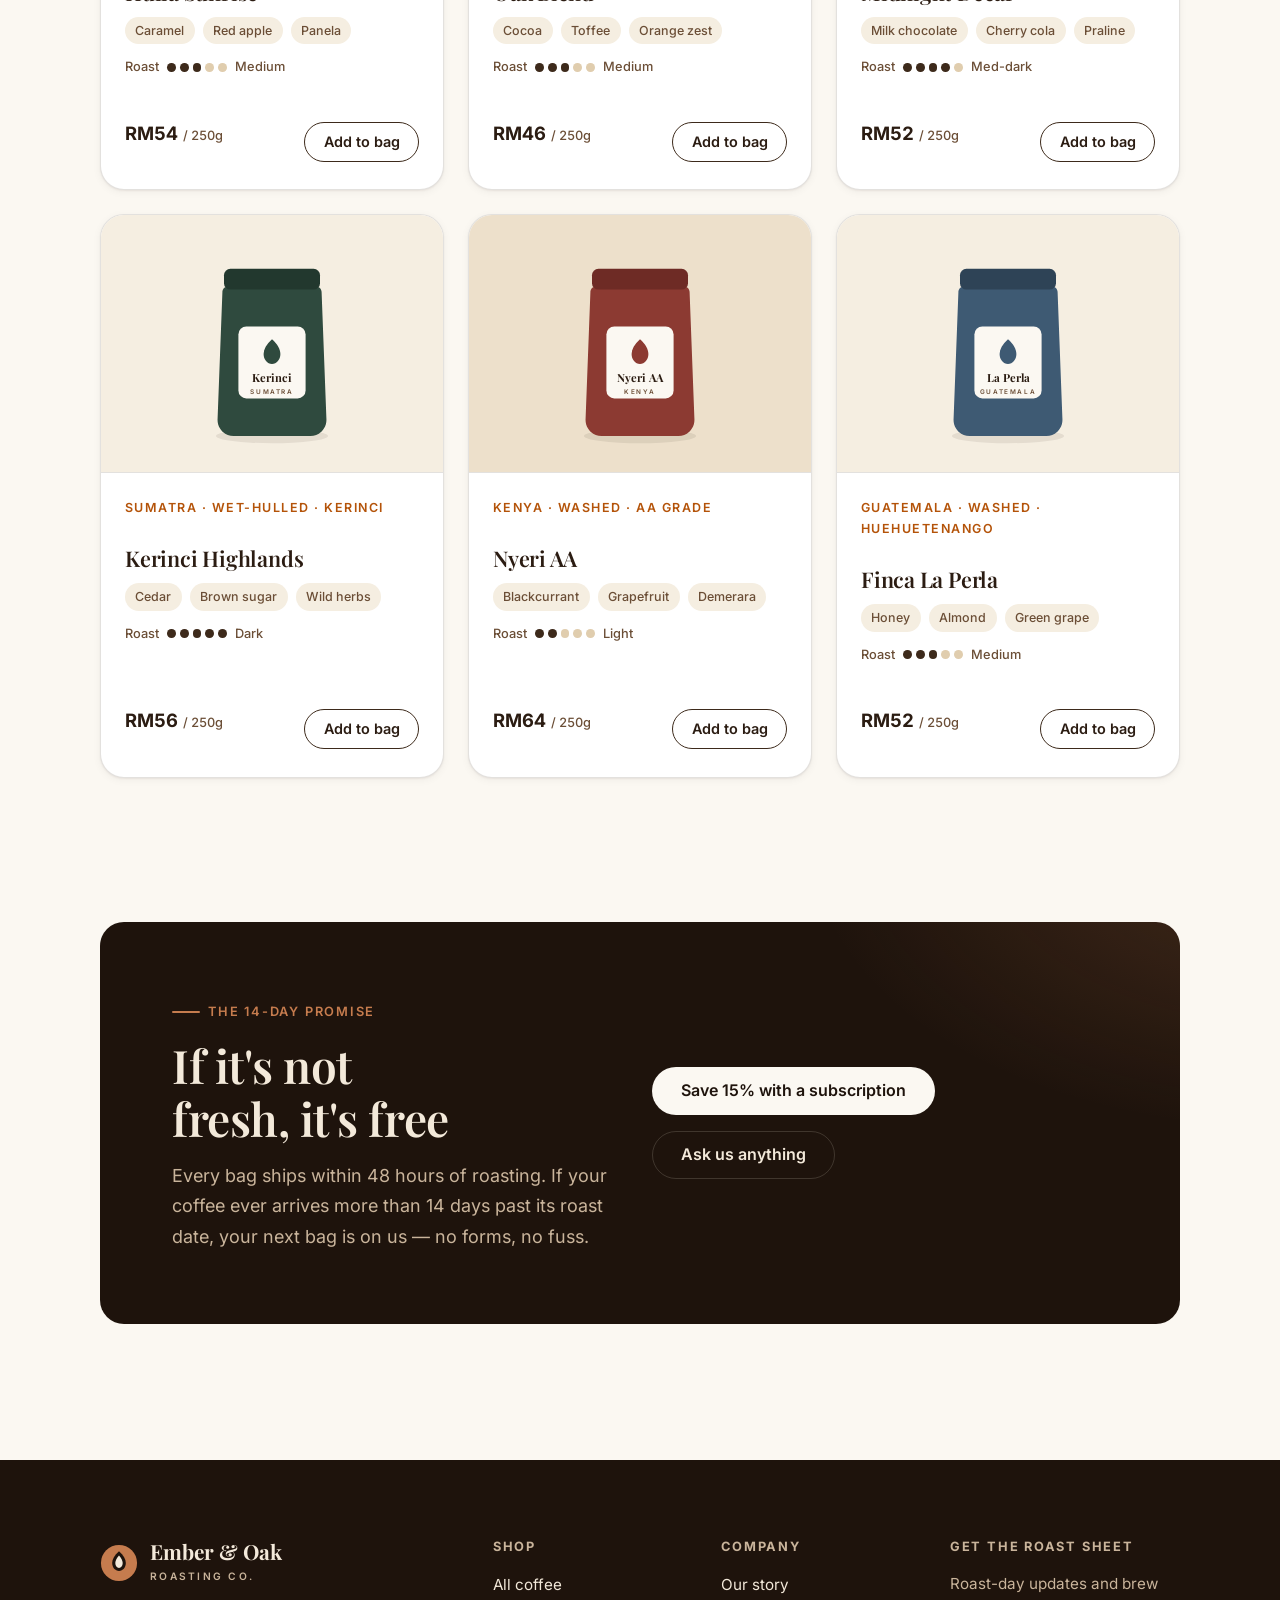
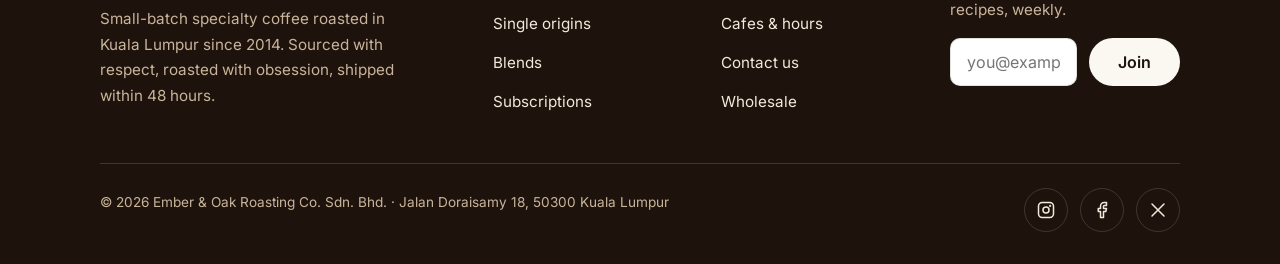
<file: ember-oak/shop.html>
<!DOCTYPE html>
<html lang="en">
<head>
  <meta charset="UTF-8">
  <meta name="viewport" content="width=device-width, initial-scale=1">
  <title>Shop Coffee — Ember &amp; Oak Roasting Co.</title>
  <meta name="description" content="Shop single-origin coffees, house blends, and decaf — roasted in small batches in Kuala Lumpur and shipped within 48 hours of the roast.">
  <link rel="preload" href="fonts/PlayfairDisplay-700.woff2" as="font" type="font/woff2" crossorigin>
  <link rel="preload" href="fonts/Inter-400.woff2" as="font" type="font/woff2" crossorigin>
  <link rel="stylesheet" href="fonts.css">
  <link rel="stylesheet" href="styles.css">
  <link rel="icon" href="data:image/svg+xml,%3Csvg xmlns='http://www.w3.org/2000/svg' viewBox='0 0 40 40'%3E%3Ccircle cx='20' cy='20' r='19' fill='%232B1C12'/%3E%3Cpath d='M20 7.5c4.8 4.2 7.2 8.4 7.2 12.6 0 4.6-3.2 8.4-7.2 8.4s-7.2-3.8-7.2-8.4c0-4.2 2.4-8.4 7.2-12.6z' fill='%23C67C4E'/%3E%3C/svg%3E">
</head>
<body>
  <a class="skip-link" href="#main">Skip to main content</a>
  <div class="announce">Free delivery over RM120 &middot; Every bag ships within 48 hours of roasting</div>

  <header class="site-header">
    <div class="container nav">
      <a class="brand" href="index.html" aria-label="Ember and Oak Roasting Co. — home">
        <svg class="brand-mark" width="38" height="38" viewBox="0 0 40 40" aria-hidden="true">
          <circle cx="20" cy="20" r="19" fill="#2B1C12"/>
          <path d="M20 7.5c4.8 4.2 7.2 8.4 7.2 12.6 0 4.6-3.2 8.4-7.2 8.4s-7.2-3.8-7.2-8.4c0-4.2 2.4-8.4 7.2-12.6z" fill="#C67C4E"/>
          <path d="M20 12c2.6 2.9 3.9 5.6 3.9 8.1 0 2.9-1.7 5.2-3.9 5.2s-3.9-2.3-3.9-5.2c0-2.5 1.3-5.2 3.9-8.1z" fill="#F3E9DA"/>
        </svg>
        <span><span class="brand-name">Ember &amp; Oak</span><span class="brand-sub">Roasting Co.</span></span>
      </a>
      <nav aria-label="Primary">
        <ul class="nav-links" id="nav-links">
          <li>
            <button class="nav-close cart-btn" type="button" aria-label="Close menu">
              <svg width="20" height="20" viewBox="0 0 24 24" fill="none" stroke="currentColor" stroke-width="2" stroke-linecap="round" aria-hidden="true"><path d="M18 6 6 18M6 6l12 12"/></svg>
            </button>
          </li>
          <li><a href="index.html">Home</a></li>
          <li><a href="shop.html" aria-current="page">Shop</a></li>
          <li><a href="subscriptions.html">Subscriptions</a></li>
          <li><a href="about.html">Our Story</a></li>
          <li><a href="visit.html">Visit</a></li>
          <li><a href="contact.html">Contact</a></li>
        </ul>
      </nav>
      <div class="nav-actions">
        <button class="cart-btn" type="button" aria-label="Shopping bag">
          <svg width="20" height="20" viewBox="0 0 24 24" fill="none" stroke="currentColor" stroke-width="2" stroke-linecap="round" stroke-linejoin="round" aria-hidden="true"><path d="M6 7h12l1.5 13.5a1 1 0 0 1-1 1.1H5.5a1 1 0 0 1-1-1.1L6 7z"/><path d="M9 10V6a3 3 0 0 1 6 0v4"/></svg>
          <span class="cart-count" style="display:none">0</span>
        </button>
        <a class="btn btn-primary btn-sm nav-cta" href="subscriptions.html">Subscribe</a>
        <button class="nav-toggle" type="button" aria-label="Open menu" aria-expanded="false" aria-controls="nav-links">
          <svg width="20" height="20" viewBox="0 0 24 24" fill="none" stroke="currentColor" stroke-width="2" stroke-linecap="round" aria-hidden="true"><path d="M4 7h16M4 12h16M4 17h16"/></svg>
        </button>
      </div>
    </div>
  </header>
  <div class="nav-scrim" aria-hidden="true"></div>

  <main id="main">
    <section class="page-hero">
      <div class="container">
        <p class="eyebrow">Roasted Tuesday &amp; Thursday</p>
        <h1>The coffee</h1>
        <p class="lead">Nine coffees on the menu right now. Every bag carries its roast date, batch number, and the name of the farm it came from — because you should know.</p>
      </div>
    </section>

    <section class="section-tight" aria-label="Product catalogue">
      <div class="container">
        <div class="shop-toolbar">
          <div class="chip-row" role="group" aria-label="Filter by category">
            <button class="chip" type="button" data-filter="all" aria-pressed="true">All coffees</button>
            <button class="chip" type="button" data-filter="single" aria-pressed="false">Single origin</button>
            <button class="chip" type="button" data-filter="blend" aria-pressed="false">Blends</button>
            <button class="chip" type="button" data-filter="decaf" aria-pressed="false">Decaf</button>
          </div>
          <div style="display:flex; align-items:center; gap: var(--space-4);">
            <p class="result-count" data-result-count aria-live="polite">Showing 9 of 9 products</p>
            <label class="sr-only" for="sort">Sort products</label>
            <select class="select" id="sort" data-sort style="min-width: 11rem;">
              <option value="featured">Sort: Featured</option>
              <option value="price-asc">Price: Low to high</option>
              <option value="price-desc">Price: High to low</option>
            </select>
          </div>
        </div>

        <div class="grid-3" data-product-grid>
          <!-- 1 -->
          <article class="product-card" data-category="single" data-price="58">
            <div class="product-media" style="background:#F5EEE1;">
              <span class="badge badge-amber">Bestseller</span>
              <svg viewBox="0 0 220 260" aria-hidden="true">
                <ellipse cx="110" cy="245" rx="70" ry="9" fill="rgba(30,19,12,0.08)"/>
                <path d="M55 58h110c4 0 7 3 7 7l6 158c1 12-8 22-20 22H62c-12 0-21-10-20-22l6-158c0-4 3-7 7-7z" fill="#B45309"/>
                <rect x="50" y="36" width="120" height="26" rx="8" fill="#7C3608"/>
                <rect x="68" y="108" width="84" height="90" rx="10" fill="#FBF8F2"/>
                <path d="M110 124c7 6.2 10.5 12.4 10.5 18.6 0 6.9-4.7 12.4-10.5 12.4s-10.5-5.5-10.5-12.4c0-6.2 3.5-12.4 10.5-18.6z" fill="#B45309"/>
                <text x="110" y="178" text-anchor="middle" font-family="Playfair Display, Georgia, serif" font-weight="700" font-size="14" fill="#2B1C12">Yirgacheffe</text>
                <text x="110" y="192" text-anchor="middle" font-family="Inter, sans-serif" font-weight="600" font-size="8" letter-spacing="2" fill="#6B4E36">ETHIOPIA</text>
              </svg>
            </div>
            <div class="product-body">
              <p class="product-origin">Ethiopia &middot; Washed &middot; 1,900–2,100 masl</p>
              <h2 class="product-name">Yirgacheffe Idido</h2>
              <ul class="product-notes" aria-label="Tasting notes"><li>Jasmine</li><li>Bergamot</li><li>Stone fruit</li></ul>
              <p class="roast">Roast <span class="roast-dots" aria-label="Light roast, 2 of 5"><span class="on"></span><span class="on"></span><span></span><span></span><span></span></span> Light</p>
              <div class="product-foot">
                <p class="price">RM58 <small>/ 250g</small></p>
                <button class="btn btn-outline btn-sm" type="button" data-add-to-cart="Yirgacheffe Idido">Add to bag</button>
              </div>
            </div>
          </article>

          <!-- 2 -->
          <article class="product-card" data-category="blend" data-price="48">
            <div class="product-media" style="background:#EDE0CB;">
              <svg viewBox="0 0 220 260" aria-hidden="true">
                <ellipse cx="110" cy="245" rx="70" ry="9" fill="rgba(30,19,12,0.08)"/>
                <path d="M55 58h110c4 0 7 3 7 7l6 158c1 12-8 22-20 22H62c-12 0-21-10-20-22l6-158c0-4 3-7 7-7z" fill="#3D2A1B"/>
                <rect x="50" y="36" width="120" height="26" rx="8" fill="#2B1C12"/>
                <rect x="68" y="108" width="84" height="90" rx="10" fill="#FBF8F2"/>
                <path d="M110 124c7 6.2 10.5 12.4 10.5 18.6 0 6.9-4.7 12.4-10.5 12.4s-10.5-5.5-10.5-12.4c0-6.2 3.5-12.4 10.5-18.6z" fill="#3D2A1B"/>
                <text x="110" y="178" text-anchor="middle" font-family="Playfair Display, Georgia, serif" font-weight="700" font-size="14" fill="#2B1C12">Ember Blend</text>
                <text x="110" y="192" text-anchor="middle" font-family="Inter, sans-serif" font-weight="600" font-size="8" letter-spacing="2" fill="#6B4E36">HOUSE ESPRESSO</text>
              </svg>
            </div>
            <div class="product-body">
              <p class="product-origin">Brazil + Sumatra &middot; House espresso</p>
              <h2 class="product-name">Ember Blend</h2>
              <ul class="product-notes" aria-label="Tasting notes"><li>Dark chocolate</li><li>Hazelnut</li><li>Molasses</li></ul>
              <p class="roast">Roast <span class="roast-dots" aria-label="Dark roast, 4 of 5"><span class="on"></span><span class="on"></span><span class="on"></span><span class="on"></span><span></span></span> Dark</p>
              <div class="product-foot">
                <p class="price">RM48 <small>/ 250g</small></p>
                <button class="btn btn-outline btn-sm" type="button" data-add-to-cart="Ember Blend">Add to bag</button>
              </div>
            </div>
          </article>

          <!-- 3 -->
          <article class="product-card" data-category="single" data-price="128">
            <div class="product-media" style="background:#F5EEE1;">
              <span class="badge">Limited</span>
              <svg viewBox="0 0 220 260" aria-hidden="true">
                <ellipse cx="110" cy="245" rx="70" ry="9" fill="rgba(30,19,12,0.08)"/>
                <path d="M55 58h110c4 0 7 3 7 7l6 158c1 12-8 22-20 22H62c-12 0-21-10-20-22l6-158c0-4 3-7 7-7z" fill="#7A8450"/>
                <rect x="50" y="36" width="120" height="26" rx="8" fill="#5B6339"/>
                <rect x="68" y="108" width="84" height="90" rx="10" fill="#FBF8F2"/>
                <path d="M110 124c7 6.2 10.5 12.4 10.5 18.6 0 6.9-4.7 12.4-10.5 12.4s-10.5-5.5-10.5-12.4c0-6.2 3.5-12.4 10.5-18.6z" fill="#7A8450"/>
                <text x="110" y="178" text-anchor="middle" font-family="Playfair Display, Georgia, serif" font-weight="700" font-size="14" fill="#2B1C12">Gesha Village</text>
                <text x="110" y="192" text-anchor="middle" font-family="Inter, sans-serif" font-weight="600" font-size="8" letter-spacing="2" fill="#6B4E36">PANAMA</text>
              </svg>
            </div>
            <div class="product-body">
              <p class="product-origin">Panama &middot; Natural &middot; Lot 7</p>
              <h2 class="product-name">Gesha Village Lot 7</h2>
              <ul class="product-notes" aria-label="Tasting notes"><li>Honeysuckle</li><li>Mango</li><li>Black tea</li></ul>
              <p class="roast">Roast <span class="roast-dots" aria-label="Filter roast, 1 of 5"><span class="on"></span><span></span><span></span><span></span><span></span></span> Filter</p>
              <div class="product-foot">
                <p class="price">RM128 <small>/ 200g</small></p>
                <button class="btn btn-outline btn-sm" type="button" data-add-to-cart="Gesha Village Lot 7">Add to bag</button>
              </div>
            </div>
          </article>

          <!-- 4 -->
          <article class="product-card" data-category="single" data-price="54">
            <div class="product-media" style="background:#EDE0CB;">
              <svg viewBox="0 0 220 260" aria-hidden="true">
                <ellipse cx="110" cy="245" rx="70" ry="9" fill="rgba(30,19,12,0.08)"/>
                <path d="M55 58h110c4 0 7 3 7 7l6 158c1 12-8 22-20 22H62c-12 0-21-10-20-22l6-158c0-4 3-7 7-7z" fill="#C67C4E"/>
                <rect x="50" y="36" width="120" height="26" rx="8" fill="#A05B33"/>
                <rect x="68" y="108" width="84" height="90" rx="10" fill="#FBF8F2"/>
                <path d="M110 124c7 6.2 10.5 12.4 10.5 18.6 0 6.9-4.7 12.4-10.5 12.4s-10.5-5.5-10.5-12.4c0-6.2 3.5-12.4 10.5-18.6z" fill="#C67C4E"/>
                <text x="110" y="178" text-anchor="middle" font-family="Playfair Display, Georgia, serif" font-weight="700" font-size="14" fill="#2B1C12">Huila Sunrise</text>
                <text x="110" y="192" text-anchor="middle" font-family="Inter, sans-serif" font-weight="600" font-size="8" letter-spacing="2" fill="#6B4E36">COLOMBIA</text>
              </svg>
            </div>
            <div class="product-body">
              <p class="product-origin">Colombia &middot; Washed &middot; Huila</p>
              <h2 class="product-name">Huila Sunrise</h2>
              <ul class="product-notes" aria-label="Tasting notes"><li>Caramel</li><li>Red apple</li><li>Panela</li></ul>
              <p class="roast">Roast <span class="roast-dots" aria-label="Medium roast, 3 of 5"><span class="on"></span><span class="on"></span><span class="on"></span><span></span><span></span></span> Medium</p>
              <div class="product-foot">
                <p class="price">RM54 <small>/ 250g</small></p>
                <button class="btn btn-outline btn-sm" type="button" data-add-to-cart="Huila Sunrise">Add to bag</button>
              </div>
            </div>
          </article>

          <!-- 5 -->
          <article class="product-card" data-category="blend" data-price="46">
            <div class="product-media" style="background:#F5EEE1;">
              <svg viewBox="0 0 220 260" aria-hidden="true">
                <ellipse cx="110" cy="245" rx="70" ry="9" fill="rgba(30,19,12,0.08)"/>
                <path d="M55 58h110c4 0 7 3 7 7l6 158c1 12-8 22-20 22H62c-12 0-21-10-20-22l6-158c0-4 3-7 7-7z" fill="#C9A876"/>
                <rect x="50" y="36" width="120" height="26" rx="8" fill="#A9885A"/>
                <rect x="68" y="108" width="84" height="90" rx="10" fill="#FBF8F2"/>
                <path d="M110 124c7 6.2 10.5 12.4 10.5 18.6 0 6.9-4.7 12.4-10.5 12.4s-10.5-5.5-10.5-12.4c0-6.2 3.5-12.4 10.5-18.6z" fill="#A9885A"/>
                <text x="110" y="178" text-anchor="middle" font-family="Playfair Display, Georgia, serif" font-weight="700" font-size="14" fill="#2B1C12">Oak Blend</text>
                <text x="110" y="192" text-anchor="middle" font-family="Inter, sans-serif" font-weight="600" font-size="8" letter-spacing="2" fill="#6B4E36">DAILY BREW</text>
              </svg>
            </div>
            <div class="product-body">
              <p class="product-origin">Guatemala + Brazil &middot; Daily brew</p>
              <h2 class="product-name">Oak Blend</h2>
              <ul class="product-notes" aria-label="Tasting notes"><li>Cocoa</li><li>Toffee</li><li>Orange zest</li></ul>
              <p class="roast">Roast <span class="roast-dots" aria-label="Medium roast, 3 of 5"><span class="on"></span><span class="on"></span><span class="on"></span><span></span><span></span></span> Medium</p>
              <div class="product-foot">
                <p class="price">RM46 <small>/ 250g</small></p>
                <button class="btn btn-outline btn-sm" type="button" data-add-to-cart="Oak Blend">Add to bag</button>
              </div>
            </div>
          </article>

          <!-- 6 -->
          <article class="product-card" data-category="decaf" data-price="52">
            <div class="product-media" style="background:#EDE0CB;">
              <span class="badge badge-light">Sugarcane EA</span>
              <svg viewBox="0 0 220 260" aria-hidden="true">
                <ellipse cx="110" cy="245" rx="70" ry="9" fill="rgba(30,19,12,0.08)"/>
                <path d="M55 58h110c4 0 7 3 7 7l6 158c1 12-8 22-20 22H62c-12 0-21-10-20-22l6-158c0-4 3-7 7-7z" fill="#4A3550"/>
                <rect x="50" y="36" width="120" height="26" rx="8" fill="#38283D"/>
                <rect x="68" y="108" width="84" height="90" rx="10" fill="#FBF8F2"/>
                <path d="M110 124c7 6.2 10.5 12.4 10.5 18.6 0 6.9-4.7 12.4-10.5 12.4s-10.5-5.5-10.5-12.4c0-6.2 3.5-12.4 10.5-18.6z" fill="#4A3550"/>
                <text x="110" y="178" text-anchor="middle" font-family="Playfair Display, Georgia, serif" font-weight="700" font-size="14" fill="#2B1C12">Midnight</text>
                <text x="110" y="192" text-anchor="middle" font-family="Inter, sans-serif" font-weight="600" font-size="8" letter-spacing="2" fill="#6B4E36">DECAF &middot; COLOMBIA</text>
              </svg>
            </div>
            <div class="product-body">
              <p class="product-origin">Colombia &middot; Sugarcane decaf</p>
              <h2 class="product-name">Midnight Decaf</h2>
              <ul class="product-notes" aria-label="Tasting notes"><li>Milk chocolate</li><li>Cherry cola</li><li>Praline</li></ul>
              <p class="roast">Roast <span class="roast-dots" aria-label="Medium-dark roast, 4 of 5"><span class="on"></span><span class="on"></span><span class="on"></span><span class="on"></span><span></span></span> Med-dark</p>
              <div class="product-foot">
                <p class="price">RM52 <small>/ 250g</small></p>
                <button class="btn btn-outline btn-sm" type="button" data-add-to-cart="Midnight Decaf">Add to bag</button>
              </div>
            </div>
          </article>

          <!-- 7 -->
          <article class="product-card" data-category="single" data-price="56">
            <div class="product-media" style="background:#F5EEE1;">
              <svg viewBox="0 0 220 260" aria-hidden="true">
                <ellipse cx="110" cy="245" rx="70" ry="9" fill="rgba(30,19,12,0.08)"/>
                <path d="M55 58h110c4 0 7 3 7 7l6 158c1 12-8 22-20 22H62c-12 0-21-10-20-22l6-158c0-4 3-7 7-7z" fill="#2F4A3E"/>
                <rect x="50" y="36" width="120" height="26" rx="8" fill="#22382E"/>
                <rect x="68" y="108" width="84" height="90" rx="10" fill="#FBF8F2"/>
                <path d="M110 124c7 6.2 10.5 12.4 10.5 18.6 0 6.9-4.7 12.4-10.5 12.4s-10.5-5.5-10.5-12.4c0-6.2 3.5-12.4 10.5-18.6z" fill="#2F4A3E"/>
                <text x="110" y="178" text-anchor="middle" font-family="Playfair Display, Georgia, serif" font-weight="700" font-size="14" fill="#2B1C12">Kerinci</text>
                <text x="110" y="192" text-anchor="middle" font-family="Inter, sans-serif" font-weight="600" font-size="8" letter-spacing="2" fill="#6B4E36">SUMATRA</text>
              </svg>
            </div>
            <div class="product-body">
              <p class="product-origin">Sumatra &middot; Wet-hulled &middot; Kerinci</p>
              <h2 class="product-name">Kerinci Highlands</h2>
              <ul class="product-notes" aria-label="Tasting notes"><li>Cedar</li><li>Brown sugar</li><li>Wild herbs</li></ul>
              <p class="roast">Roast <span class="roast-dots" aria-label="Dark roast, 5 of 5"><span class="on"></span><span class="on"></span><span class="on"></span><span class="on"></span><span class="on"></span></span> Dark</p>
              <div class="product-foot">
                <p class="price">RM56 <small>/ 250g</small></p>
                <button class="btn btn-outline btn-sm" type="button" data-add-to-cart="Kerinci Highlands">Add to bag</button>
              </div>
            </div>
          </article>

          <!-- 8 -->
          <article class="product-card" data-category="single" data-price="64">
            <div class="product-media" style="background:#EDE0CB;">
              <svg viewBox="0 0 220 260" aria-hidden="true">
                <ellipse cx="110" cy="245" rx="70" ry="9" fill="rgba(30,19,12,0.08)"/>
                <path d="M55 58h110c4 0 7 3 7 7l6 158c1 12-8 22-20 22H62c-12 0-21-10-20-22l6-158c0-4 3-7 7-7z" fill="#8C3A32"/>
                <rect x="50" y="36" width="120" height="26" rx="8" fill="#6E2B25"/>
                <rect x="68" y="108" width="84" height="90" rx="10" fill="#FBF8F2"/>
                <path d="M110 124c7 6.2 10.5 12.4 10.5 18.6 0 6.9-4.7 12.4-10.5 12.4s-10.5-5.5-10.5-12.4c0-6.2 3.5-12.4 10.5-18.6z" fill="#8C3A32"/>
                <text x="110" y="178" text-anchor="middle" font-family="Playfair Display, Georgia, serif" font-weight="700" font-size="14" fill="#2B1C12">Nyeri AA</text>
                <text x="110" y="192" text-anchor="middle" font-family="Inter, sans-serif" font-weight="600" font-size="8" letter-spacing="2" fill="#6B4E36">KENYA</text>
              </svg>
            </div>
            <div class="product-body">
              <p class="product-origin">Kenya &middot; Washed &middot; AA grade</p>
              <h2 class="product-name">Nyeri AA</h2>
              <ul class="product-notes" aria-label="Tasting notes"><li>Blackcurrant</li><li>Grapefruit</li><li>Demerara</li></ul>
              <p class="roast">Roast <span class="roast-dots" aria-label="Light roast, 2 of 5"><span class="on"></span><span class="on"></span><span></span><span></span><span></span></span> Light</p>
              <div class="product-foot">
                <p class="price">RM64 <small>/ 250g</small></p>
                <button class="btn btn-outline btn-sm" type="button" data-add-to-cart="Nyeri AA">Add to bag</button>
              </div>
            </div>
          </article>

          <!-- 9 -->
          <article class="product-card" data-category="single" data-price="52">
            <div class="product-media" style="background:#F5EEE1;">
              <svg viewBox="0 0 220 260" aria-hidden="true">
                <ellipse cx="110" cy="245" rx="70" ry="9" fill="rgba(30,19,12,0.08)"/>
                <path d="M55 58h110c4 0 7 3 7 7l6 158c1 12-8 22-20 22H62c-12 0-21-10-20-22l6-158c0-4 3-7 7-7z" fill="#3E5A73"/>
                <rect x="50" y="36" width="120" height="26" rx="8" fill="#2E4356"/>
                <rect x="68" y="108" width="84" height="90" rx="10" fill="#FBF8F2"/>
                <path d="M110 124c7 6.2 10.5 12.4 10.5 18.6 0 6.9-4.7 12.4-10.5 12.4s-10.5-5.5-10.5-12.4c0-6.2 3.5-12.4 10.5-18.6z" fill="#3E5A73"/>
                <text x="110" y="178" text-anchor="middle" font-family="Playfair Display, Georgia, serif" font-weight="700" font-size="14" fill="#2B1C12">La Perla</text>
                <text x="110" y="192" text-anchor="middle" font-family="Inter, sans-serif" font-weight="600" font-size="8" letter-spacing="2" fill="#6B4E36">GUATEMALA</text>
              </svg>
            </div>
            <div class="product-body">
              <p class="product-origin">Guatemala &middot; Washed &middot; Huehuetenango</p>
              <h2 class="product-name">Finca La Perla</h2>
              <ul class="product-notes" aria-label="Tasting notes"><li>Honey</li><li>Almond</li><li>Green grape</li></ul>
              <p class="roast">Roast <span class="roast-dots" aria-label="Medium roast, 3 of 5"><span class="on"></span><span class="on"></span><span class="on"></span><span></span><span></span></span> Medium</p>
              <div class="product-foot">
                <p class="price">RM52 <small>/ 250g</small></p>
                <button class="btn btn-outline btn-sm" type="button" data-add-to-cart="Finca La Perla">Add to bag</button>
              </div>
            </div>
          </article>
        </div>
      </div>
    </section>

    <section class="section-tight" aria-label="Freshness guarantee">
      <div class="container">
        <div class="band">
          <div class="grid-2" style="align-items:center;">
            <div>
              <p class="eyebrow">The 14-day promise</p>
              <h2>If it's not fresh, it's free</h2>
              <p class="lead">Every bag ships within 48 hours of roasting. If your coffee ever arrives more than 14 days past its roast date, your next bag is on us — no forms, no fuss.</p>
            </div>
            <div style="justify-self:end; display:flex; gap: var(--space-4); flex-wrap:wrap;">
              <a class="btn btn-light" href="subscriptions.html">Save 15% with a subscription</a>
              <a class="btn btn-ghost-light" href="contact.html">Ask us anything</a>
            </div>
          </div>
        </div>
      </div>
    </section>
  </main>

  <footer class="site-footer">
    <div class="container">
      <div class="footer-grid">
        <div class="footer-about">
          <a class="brand" href="index.html" aria-label="Ember and Oak Roasting Co. — home">
            <svg class="brand-mark" width="38" height="38" viewBox="0 0 40 40" aria-hidden="true">
              <circle cx="20" cy="20" r="19" fill="#C67C4E"/>
              <path d="M20 7.5c4.8 4.2 7.2 8.4 7.2 12.6 0 4.6-3.2 8.4-7.2 8.4s-7.2-3.8-7.2-8.4c0-4.2 2.4-8.4 7.2-12.6z" fill="#1E130C"/>
              <path d="M20 12c2.6 2.9 3.9 5.6 3.9 8.1 0 2.9-1.7 5.2-3.9 5.2s-3.9-2.3-3.9-5.2c0-2.5 1.3-5.2 3.9-8.1z" fill="#F3E9DA"/>
            </svg>
            <span><span class="brand-name">Ember &amp; Oak</span><span class="brand-sub">Roasting Co.</span></span>
          </a>
          <p style="margin-top: var(--space-4);">Small-batch specialty coffee roasted in Kuala Lumpur since 2014. Sourced with respect, roasted with obsession, shipped within 48 hours.</p>
        </div>
        <nav aria-label="Shop links">
          <h4>Shop</h4>
          <ul>
            <li><a href="shop.html">All coffee</a></li>
            <li><a href="shop.html">Single origins</a></li>
            <li><a href="shop.html">Blends</a></li>
            <li><a href="subscriptions.html">Subscriptions</a></li>
          </ul>
        </nav>
        <nav aria-label="Company links">
          <h4>Company</h4>
          <ul>
            <li><a href="about.html">Our story</a></li>
            <li><a href="visit.html">Cafes &amp; hours</a></li>
            <li><a href="contact.html">Contact us</a></li>
            <li><a href="contact.html">Wholesale</a></li>
          </ul>
        </nav>
        <div>
          <h4>Get the Roast Sheet</h4>
          <p style="color: var(--color-dark-muted); font-size: 0.95rem;">Roast-day updates and brew recipes, weekly.</p>
          <form class="newsletter-form" data-newsletter novalidate>
            <label class="sr-only" for="footer-email">Email address</label>
            <input class="input" type="email" id="footer-email" name="email" placeholder="you@example.com" autocomplete="email" required>
            <button class="btn btn-light" type="submit">Join</button>
          </form>
        </div>
      </div>
      <div class="footer-bottom">
        <p>&copy; <span data-year>2026</span> Ember &amp; Oak Roasting Co. Sdn. Bhd. &middot; Jalan Doraisamy 18, 50300 Kuala Lumpur</p>
        <div class="footer-social">
          <a href="#" aria-label="Instagram"><svg width="18" height="18" viewBox="0 0 24 24" fill="none" stroke="currentColor" stroke-width="2" stroke-linecap="round" stroke-linejoin="round" aria-hidden="true"><rect x="2" y="2" width="20" height="20" rx="5"/><circle cx="12" cy="12" r="4"/><circle cx="17.5" cy="6.5" r="0.5" fill="currentColor"/></svg></a>
          <a href="#" aria-label="Facebook"><svg width="18" height="18" viewBox="0 0 24 24" fill="none" stroke="currentColor" stroke-width="2" stroke-linecap="round" stroke-linejoin="round" aria-hidden="true"><path d="M18 2h-3a5 5 0 0 0-5 5v3H7v4h3v8h4v-8h3l1-4h-4V7a1 1 0 0 1 1-1h3z"/></svg></a>
          <a href="#" aria-label="X (Twitter)"><svg width="18" height="18" viewBox="0 0 24 24" fill="none" stroke="currentColor" stroke-width="2" stroke-linecap="round" stroke-linejoin="round" aria-hidden="true"><path d="m4 4 16 16M20 4 4 20"/></svg></a>
        </div>
      </div>
    </div>
  </footer>

  <script src="app.js"></script>
</body>
</html>
</file>
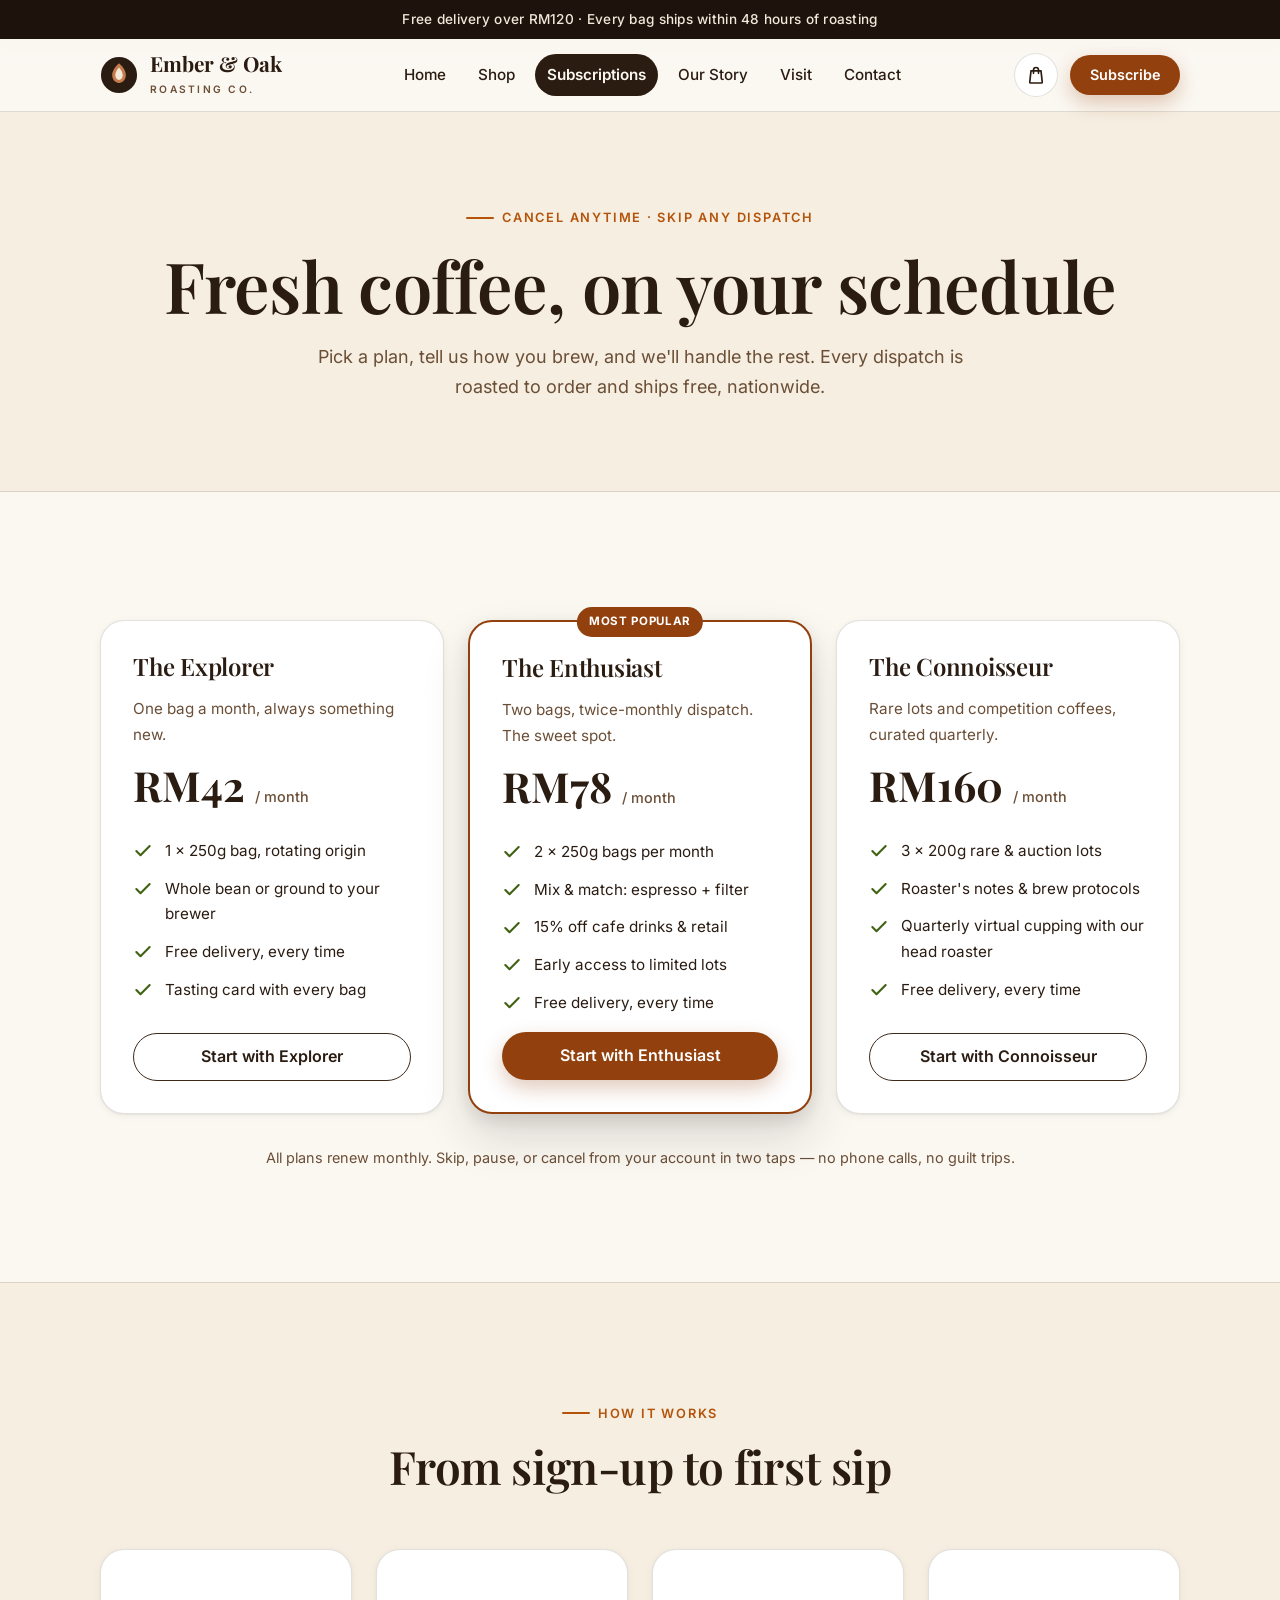
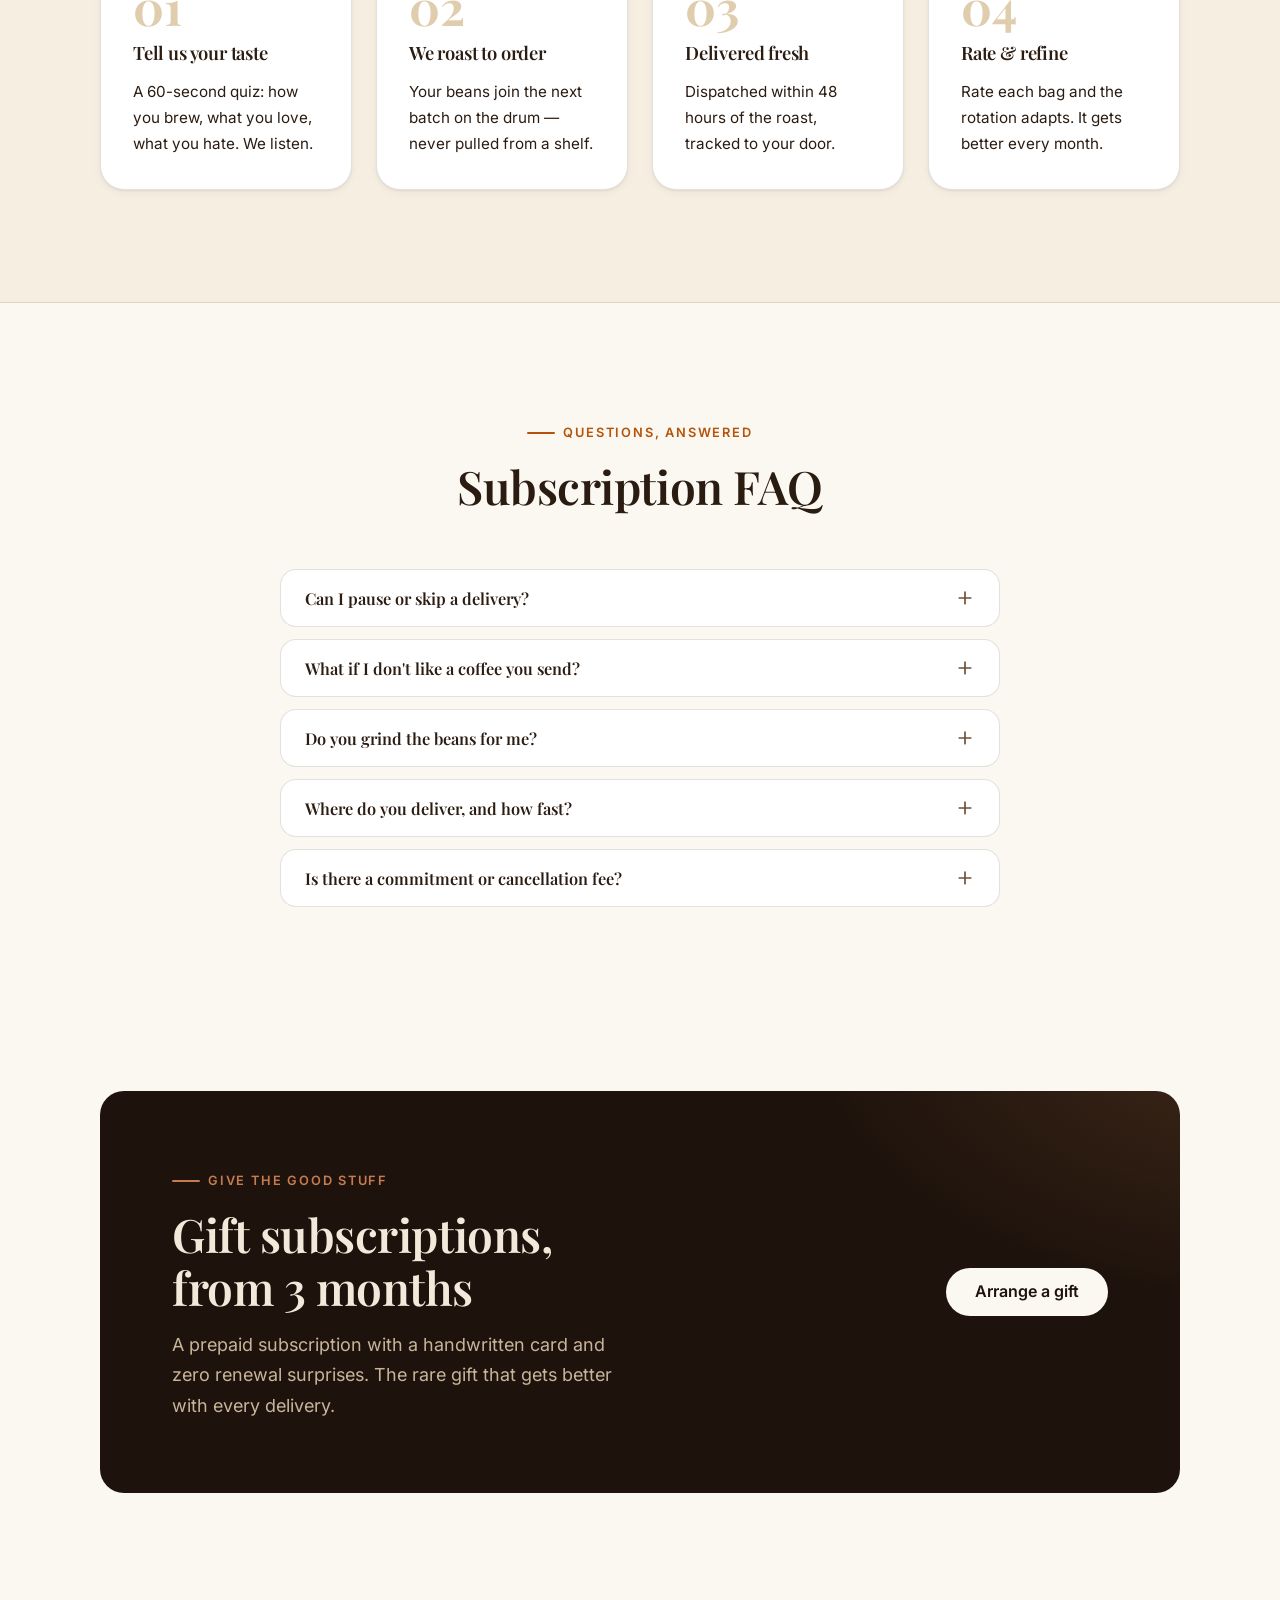
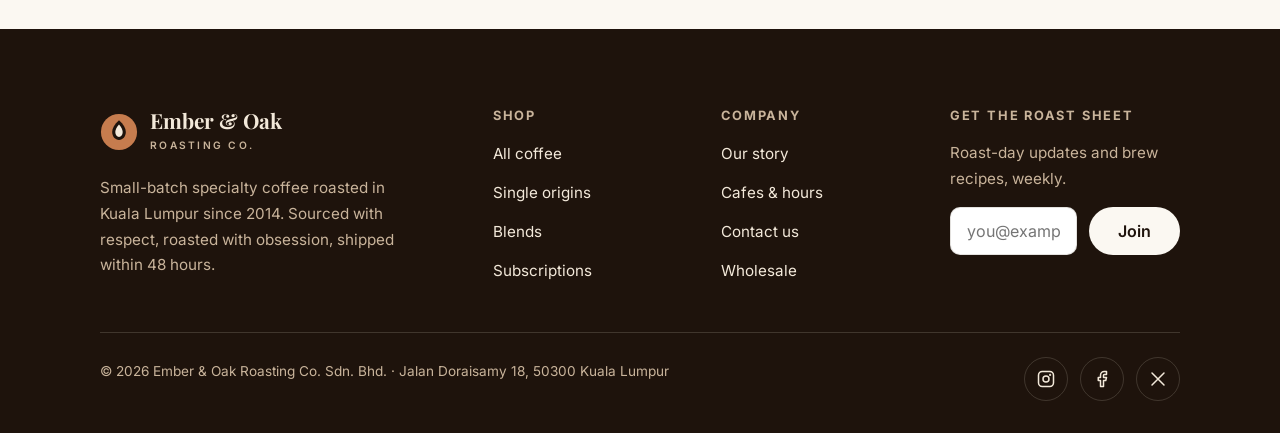
<file: ember-oak/subscriptions.html>
<!DOCTYPE html>
<html lang="en">
<head>
  <meta charset="UTF-8">
  <meta name="viewport" content="width=device-width, initial-scale=1">
  <title>Coffee Subscriptions — Ember &amp; Oak Roasting Co.</title>
  <meta name="description" content="Fresh-roasted coffee on your schedule. Three plans from RM42/month with free delivery, flexible pausing, and subscriber-only lots.">
  <link rel="preload" href="fonts/PlayfairDisplay-700.woff2" as="font" type="font/woff2" crossorigin>
  <link rel="preload" href="fonts/Inter-400.woff2" as="font" type="font/woff2" crossorigin>
  <link rel="stylesheet" href="fonts.css">
  <link rel="stylesheet" href="styles.css">
  <link rel="icon" href="data:image/svg+xml,%3Csvg xmlns='http://www.w3.org/2000/svg' viewBox='0 0 40 40'%3E%3Ccircle cx='20' cy='20' r='19' fill='%232B1C12'/%3E%3Cpath d='M20 7.5c4.8 4.2 7.2 8.4 7.2 12.6 0 4.6-3.2 8.4-7.2 8.4s-7.2-3.8-7.2-8.4c0-4.2 2.4-8.4 7.2-12.6z' fill='%23C67C4E'/%3E%3C/svg%3E">
</head>
<body>
  <a class="skip-link" href="#main">Skip to main content</a>
  <div class="announce">Free delivery over RM120 &middot; Every bag ships within 48 hours of roasting</div>

  <header class="site-header">
    <div class="container nav">
      <a class="brand" href="index.html" aria-label="Ember and Oak Roasting Co. — home">
        <svg class="brand-mark" width="38" height="38" viewBox="0 0 40 40" aria-hidden="true">
          <circle cx="20" cy="20" r="19" fill="#2B1C12"/>
          <path d="M20 7.5c4.8 4.2 7.2 8.4 7.2 12.6 0 4.6-3.2 8.4-7.2 8.4s-7.2-3.8-7.2-8.4c0-4.2 2.4-8.4 7.2-12.6z" fill="#C67C4E"/>
          <path d="M20 12c2.6 2.9 3.9 5.6 3.9 8.1 0 2.9-1.7 5.2-3.9 5.2s-3.9-2.3-3.9-5.2c0-2.5 1.3-5.2 3.9-8.1z" fill="#F3E9DA"/>
        </svg>
        <span><span class="brand-name">Ember &amp; Oak</span><span class="brand-sub">Roasting Co.</span></span>
      </a>
      <nav aria-label="Primary">
        <ul class="nav-links" id="nav-links">
          <li>
            <button class="nav-close cart-btn" type="button" aria-label="Close menu">
              <svg width="20" height="20" viewBox="0 0 24 24" fill="none" stroke="currentColor" stroke-width="2" stroke-linecap="round" aria-hidden="true"><path d="M18 6 6 18M6 6l12 12"/></svg>
            </button>
          </li>
          <li><a href="index.html">Home</a></li>
          <li><a href="shop.html">Shop</a></li>
          <li><a href="subscriptions.html" aria-current="page">Subscriptions</a></li>
          <li><a href="about.html">Our Story</a></li>
          <li><a href="visit.html">Visit</a></li>
          <li><a href="contact.html">Contact</a></li>
        </ul>
      </nav>
      <div class="nav-actions">
        <button class="cart-btn" type="button" aria-label="Shopping bag">
          <svg width="20" height="20" viewBox="0 0 24 24" fill="none" stroke="currentColor" stroke-width="2" stroke-linecap="round" stroke-linejoin="round" aria-hidden="true"><path d="M6 7h12l1.5 13.5a1 1 0 0 1-1 1.1H5.5a1 1 0 0 1-1-1.1L6 7z"/><path d="M9 10V6a3 3 0 0 1 6 0v4"/></svg>
          <span class="cart-count" style="display:none">0</span>
        </button>
        <a class="btn btn-primary btn-sm nav-cta" href="subscriptions.html">Subscribe</a>
        <button class="nav-toggle" type="button" aria-label="Open menu" aria-expanded="false" aria-controls="nav-links">
          <svg width="20" height="20" viewBox="0 0 24 24" fill="none" stroke="currentColor" stroke-width="2" stroke-linecap="round" aria-hidden="true"><path d="M4 7h16M4 12h16M4 17h16"/></svg>
        </button>
      </div>
    </div>
  </header>
  <div class="nav-scrim" aria-hidden="true"></div>

  <main id="main">
    <section class="page-hero">
      <div class="container" style="text-align:center;">
        <p class="eyebrow" style="justify-content:center;">Cancel anytime &middot; Skip any dispatch</p>
        <h1>Fresh coffee, on your schedule</h1>
        <p class="lead" style="margin-inline:auto;">Pick a plan, tell us how you brew, and we'll handle the rest. Every dispatch is roasted to order and ships free, nationwide.</p>
      </div>
    </section>

    <section class="section" aria-labelledby="plans-title">
      <div class="container">
        <h2 id="plans-title" class="sr-only">Subscription plans</h2>
        <div class="grid-3" style="align-items:stretch; padding-top: var(--space-4);">
          <article class="card tier reveal">
            <div>
              <h3>The Explorer</h3>
              <p style="color:var(--color-muted); font-size:0.95rem;">One bag a month, always something new.</p>
            </div>
            <p class="tier-price">RM42 <small>/ month</small></p>
            <ul class="tier-features">
              <li><svg width="20" height="20" viewBox="0 0 24 24" fill="none" stroke="currentColor" stroke-width="2.5" stroke-linecap="round" stroke-linejoin="round" aria-hidden="true"><path d="M20 6 9 17l-5-5"/></svg><span>1 &times; 250g bag, rotating origin</span></li>
              <li><svg width="20" height="20" viewBox="0 0 24 24" fill="none" stroke="currentColor" stroke-width="2.5" stroke-linecap="round" stroke-linejoin="round" aria-hidden="true"><path d="M20 6 9 17l-5-5"/></svg><span>Whole bean or ground to your brewer</span></li>
              <li><svg width="20" height="20" viewBox="0 0 24 24" fill="none" stroke="currentColor" stroke-width="2.5" stroke-linecap="round" stroke-linejoin="round" aria-hidden="true"><path d="M20 6 9 17l-5-5"/></svg><span>Free delivery, every time</span></li>
              <li><svg width="20" height="20" viewBox="0 0 24 24" fill="none" stroke="currentColor" stroke-width="2.5" stroke-linecap="round" stroke-linejoin="round" aria-hidden="true"><path d="M20 6 9 17l-5-5"/></svg><span>Tasting card with every bag</span></li>
            </ul>
            <a class="btn btn-outline btn-block" href="contact.html">Start with Explorer</a>
          </article>

          <article class="card tier tier-featured reveal reveal-d1">
            <span class="badge badge-amber tier-flag">Most popular</span>
            <div>
              <h3>The Enthusiast</h3>
              <p style="color:var(--color-muted); font-size:0.95rem;">Two bags, twice-monthly dispatch. The sweet spot.</p>
            </div>
            <p class="tier-price">RM78 <small>/ month</small></p>
            <ul class="tier-features">
              <li><svg width="20" height="20" viewBox="0 0 24 24" fill="none" stroke="currentColor" stroke-width="2.5" stroke-linecap="round" stroke-linejoin="round" aria-hidden="true"><path d="M20 6 9 17l-5-5"/></svg><span>2 &times; 250g bags per month</span></li>
              <li><svg width="20" height="20" viewBox="0 0 24 24" fill="none" stroke="currentColor" stroke-width="2.5" stroke-linecap="round" stroke-linejoin="round" aria-hidden="true"><path d="M20 6 9 17l-5-5"/></svg><span>Mix &amp; match: espresso + filter</span></li>
              <li><svg width="20" height="20" viewBox="0 0 24 24" fill="none" stroke="currentColor" stroke-width="2.5" stroke-linecap="round" stroke-linejoin="round" aria-hidden="true"><path d="M20 6 9 17l-5-5"/></svg><span>15% off cafe drinks &amp; retail</span></li>
              <li><svg width="20" height="20" viewBox="0 0 24 24" fill="none" stroke="currentColor" stroke-width="2.5" stroke-linecap="round" stroke-linejoin="round" aria-hidden="true"><path d="M20 6 9 17l-5-5"/></svg><span>Early access to limited lots</span></li>
              <li><svg width="20" height="20" viewBox="0 0 24 24" fill="none" stroke="currentColor" stroke-width="2.5" stroke-linecap="round" stroke-linejoin="round" aria-hidden="true"><path d="M20 6 9 17l-5-5"/></svg><span>Free delivery, every time</span></li>
            </ul>
            <a class="btn btn-primary btn-block" href="contact.html">Start with Enthusiast</a>
          </article>

          <article class="card tier reveal reveal-d2">
            <div>
              <h3>The Connoisseur</h3>
              <p style="color:var(--color-muted); font-size:0.95rem;">Rare lots and competition coffees, curated quarterly.</p>
            </div>
            <p class="tier-price">RM160 <small>/ month</small></p>
            <ul class="tier-features">
              <li><svg width="20" height="20" viewBox="0 0 24 24" fill="none" stroke="currentColor" stroke-width="2.5" stroke-linecap="round" stroke-linejoin="round" aria-hidden="true"><path d="M20 6 9 17l-5-5"/></svg><span>3 &times; 200g rare &amp; auction lots</span></li>
              <li><svg width="20" height="20" viewBox="0 0 24 24" fill="none" stroke="currentColor" stroke-width="2.5" stroke-linecap="round" stroke-linejoin="round" aria-hidden="true"><path d="M20 6 9 17l-5-5"/></svg><span>Roaster's notes &amp; brew protocols</span></li>
              <li><svg width="20" height="20" viewBox="0 0 24 24" fill="none" stroke="currentColor" stroke-width="2.5" stroke-linecap="round" stroke-linejoin="round" aria-hidden="true"><path d="M20 6 9 17l-5-5"/></svg><span>Quarterly virtual cupping with our head roaster</span></li>
              <li><svg width="20" height="20" viewBox="0 0 24 24" fill="none" stroke="currentColor" stroke-width="2.5" stroke-linecap="round" stroke-linejoin="round" aria-hidden="true"><path d="M20 6 9 17l-5-5"/></svg><span>Free delivery, every time</span></li>
            </ul>
            <a class="btn btn-outline btn-block" href="contact.html">Start with Connoisseur</a>
          </article>
        </div>
        <p style="text-align:center; color:var(--color-muted); font-size:0.9rem; margin-top: var(--space-8);">All plans renew monthly. Skip, pause, or cancel from your account in two taps — no phone calls, no guilt trips.</p>
      </div>
    </section>

    <section class="section" style="background: var(--color-surface-warm); border-block: 1px solid var(--color-border);" aria-labelledby="how-title">
      <div class="container">
        <div class="section-head center reveal">
          <p class="eyebrow">How it works</p>
          <h2 id="how-title">From sign-up to first sip</h2>
        </div>
        <div class="grid-4">
          <article class="card reveal">
            <p class="step-num" aria-hidden="true">01</p>
            <h3 style="font-size:1.15rem;">Tell us your taste</h3>
            <p style="font-size:0.95rem;">A 60-second quiz: how you brew, what you love, what you hate. We listen.</p>
          </article>
          <article class="card reveal reveal-d1">
            <p class="step-num" aria-hidden="true">02</p>
            <h3 style="font-size:1.15rem;">We roast to order</h3>
            <p style="font-size:0.95rem;">Your beans join the next batch on the drum — never pulled from a shelf.</p>
          </article>
          <article class="card reveal reveal-d2">
            <p class="step-num" aria-hidden="true">03</p>
            <h3 style="font-size:1.15rem;">Delivered fresh</h3>
            <p style="font-size:0.95rem;">Dispatched within 48 hours of the roast, tracked to your door.</p>
          </article>
          <article class="card reveal reveal-d3">
            <p class="step-num" aria-hidden="true">04</p>
            <h3 style="font-size:1.15rem;">Rate &amp; refine</h3>
            <p style="font-size:0.95rem;">Rate each bag and the rotation adapts. It gets better every month.</p>
          </article>
        </div>
      </div>
    </section>

    <section class="section" aria-labelledby="faq-title">
      <div class="container" style="max-width: 50rem;">
        <div class="section-head center reveal">
          <p class="eyebrow">Questions, answered</p>
          <h2 id="faq-title">Subscription FAQ</h2>
        </div>
        <div class="accordion reveal">
          <div class="accordion-item">
            <h3 style="margin:0;">
              <button class="accordion-trigger" type="button" aria-expanded="false" aria-controls="faq-1">
                Can I pause or skip a delivery?
                <svg width="20" height="20" viewBox="0 0 24 24" fill="none" stroke="currentColor" stroke-width="2" stroke-linecap="round" aria-hidden="true"><path d="M12 5v14M5 12h14"/></svg>
              </button>
            </h3>
            <div class="accordion-panel" id="faq-1" hidden>
              <p>Yes — skip any dispatch or pause for up to three months from your account page. Changes made before Sunday midnight apply to that week's roast.</p>
            </div>
          </div>
          <div class="accordion-item">
            <h3 style="margin:0;">
              <button class="accordion-trigger" type="button" aria-expanded="false" aria-controls="faq-2">
                What if I don't like a coffee you send?
                <svg width="20" height="20" viewBox="0 0 24 24" fill="none" stroke="currentColor" stroke-width="2" stroke-linecap="round" aria-hidden="true"><path d="M12 5v14M5 12h14"/></svg>
              </button>
            </h3>
            <div class="accordion-panel" id="faq-2" hidden>
              <p>Rate it two stars or fewer and we'll replace it free with something closer to your taste — and the rotation learns from it. Roughly 3% of dispatches get replaced; we consider that tuition.</p>
            </div>
          </div>
          <div class="accordion-item">
            <h3 style="margin:0;">
              <button class="accordion-trigger" type="button" aria-expanded="false" aria-controls="faq-3">
                Do you grind the beans for me?
                <svg width="20" height="20" viewBox="0 0 24 24" fill="none" stroke="currentColor" stroke-width="2" stroke-linecap="round" aria-hidden="true"><path d="M12 5v14M5 12h14"/></svg>
              </button>
            </h3>
            <div class="accordion-panel" id="faq-3" hidden>
              <p>We can, calibrated to espresso, moka, V60, AeroPress, French press, or cold brew. That said — whole bean stays fresh far longer, and a hand grinder pays for itself in flavour within a month.</p>
            </div>
          </div>
          <div class="accordion-item">
            <h3 style="margin:0;">
              <button class="accordion-trigger" type="button" aria-expanded="false" aria-controls="faq-4">
                Where do you deliver, and how fast?
                <svg width="20" height="20" viewBox="0 0 24 24" fill="none" stroke="currentColor" stroke-width="2" stroke-linecap="round" aria-hidden="true"><path d="M12 5v14M5 12h14"/></svg>
              </button>
            </h3>
            <div class="accordion-panel" id="faq-4" hidden>
              <p>Everywhere in Malaysia. Klang Valley orders usually arrive next day; East Malaysia within 3–4 days. Every subscription dispatch ships free regardless of size.</p>
            </div>
          </div>
          <div class="accordion-item">
            <h3 style="margin:0;">
              <button class="accordion-trigger" type="button" aria-expanded="false" aria-controls="faq-5">
                Is there a commitment or cancellation fee?
                <svg width="20" height="20" viewBox="0 0 24 24" fill="none" stroke="currentColor" stroke-width="2" stroke-linecap="round" aria-hidden="true"><path d="M12 5v14M5 12h14"/></svg>
              </button>
            </h3>
            <div class="accordion-panel" id="faq-5" hidden>
              <p>None. Cancel in two taps, any time, effective immediately. If you cancel mid-cycle we still ship anything you've already paid for — fresh, of course.</p>
            </div>
          </div>
        </div>
      </div>
    </section>

    <section class="section-tight" aria-label="Gift subscriptions">
      <div class="container">
        <div class="band reveal">
          <div class="grid-2" style="align-items:center;">
            <div>
              <p class="eyebrow">Give the good stuff</p>
              <h2>Gift subscriptions, from 3 months</h2>
              <p class="lead">A prepaid subscription with a handwritten card and zero renewal surprises. The rare gift that gets better with every delivery.</p>
            </div>
            <div style="justify-self:end;">
              <a class="btn btn-light" href="contact.html">Arrange a gift</a>
            </div>
          </div>
        </div>
      </div>
    </section>
  </main>

  <footer class="site-footer">
    <div class="container">
      <div class="footer-grid">
        <div class="footer-about">
          <a class="brand" href="index.html" aria-label="Ember and Oak Roasting Co. — home">
            <svg class="brand-mark" width="38" height="38" viewBox="0 0 40 40" aria-hidden="true">
              <circle cx="20" cy="20" r="19" fill="#C67C4E"/>
              <path d="M20 7.5c4.8 4.2 7.2 8.4 7.2 12.6 0 4.6-3.2 8.4-7.2 8.4s-7.2-3.8-7.2-8.4c0-4.2 2.4-8.4 7.2-12.6z" fill="#1E130C"/>
              <path d="M20 12c2.6 2.9 3.9 5.6 3.9 8.1 0 2.9-1.7 5.2-3.9 5.2s-3.9-2.3-3.9-5.2c0-2.5 1.3-5.2 3.9-8.1z" fill="#F3E9DA"/>
            </svg>
            <span><span class="brand-name">Ember &amp; Oak</span><span class="brand-sub">Roasting Co.</span></span>
          </a>
          <p style="margin-top: var(--space-4);">Small-batch specialty coffee roasted in Kuala Lumpur since 2014. Sourced with respect, roasted with obsession, shipped within 48 hours.</p>
        </div>
        <nav aria-label="Shop links">
          <h4>Shop</h4>
          <ul>
            <li><a href="shop.html">All coffee</a></li>
            <li><a href="shop.html">Single origins</a></li>
            <li><a href="shop.html">Blends</a></li>
            <li><a href="subscriptions.html">Subscriptions</a></li>
          </ul>
        </nav>
        <nav aria-label="Company links">
          <h4>Company</h4>
          <ul>
            <li><a href="about.html">Our story</a></li>
            <li><a href="visit.html">Cafes &amp; hours</a></li>
            <li><a href="contact.html">Contact us</a></li>
            <li><a href="contact.html">Wholesale</a></li>
          </ul>
        </nav>
        <div>
          <h4>Get the Roast Sheet</h4>
          <p style="color: var(--color-dark-muted); font-size: 0.95rem;">Roast-day updates and brew recipes, weekly.</p>
          <form class="newsletter-form" data-newsletter novalidate>
            <label class="sr-only" for="footer-email">Email address</label>
            <input class="input" type="email" id="footer-email" name="email" placeholder="you@example.com" autocomplete="email" required>
            <button class="btn btn-light" type="submit">Join</button>
          </form>
        </div>
      </div>
      <div class="footer-bottom">
        <p>&copy; <span data-year>2026</span> Ember &amp; Oak Roasting Co. Sdn. Bhd. &middot; Jalan Doraisamy 18, 50300 Kuala Lumpur</p>
        <div class="footer-social">
          <a href="#" aria-label="Instagram"><svg width="18" height="18" viewBox="0 0 24 24" fill="none" stroke="currentColor" stroke-width="2" stroke-linecap="round" stroke-linejoin="round" aria-hidden="true"><rect x="2" y="2" width="20" height="20" rx="5"/><circle cx="12" cy="12" r="4"/><circle cx="17.5" cy="6.5" r="0.5" fill="currentColor"/></svg></a>
          <a href="#" aria-label="Facebook"><svg width="18" height="18" viewBox="0 0 24 24" fill="none" stroke="currentColor" stroke-width="2" stroke-linecap="round" stroke-linejoin="round" aria-hidden="true"><path d="M18 2h-3a5 5 0 0 0-5 5v3H7v4h3v8h4v-8h3l1-4h-4V7a1 1 0 0 1 1-1h3z"/></svg></a>
          <a href="#" aria-label="X (Twitter)"><svg width="18" height="18" viewBox="0 0 24 24" fill="none" stroke="currentColor" stroke-width="2" stroke-linecap="round" stroke-linejoin="round" aria-hidden="true"><path d="m4 4 16 16M20 4 4 20"/></svg></a>
        </div>
      </div>
    </div>
  </footer>

  <script src="app.js"></script>
</body>
</html>
</file>
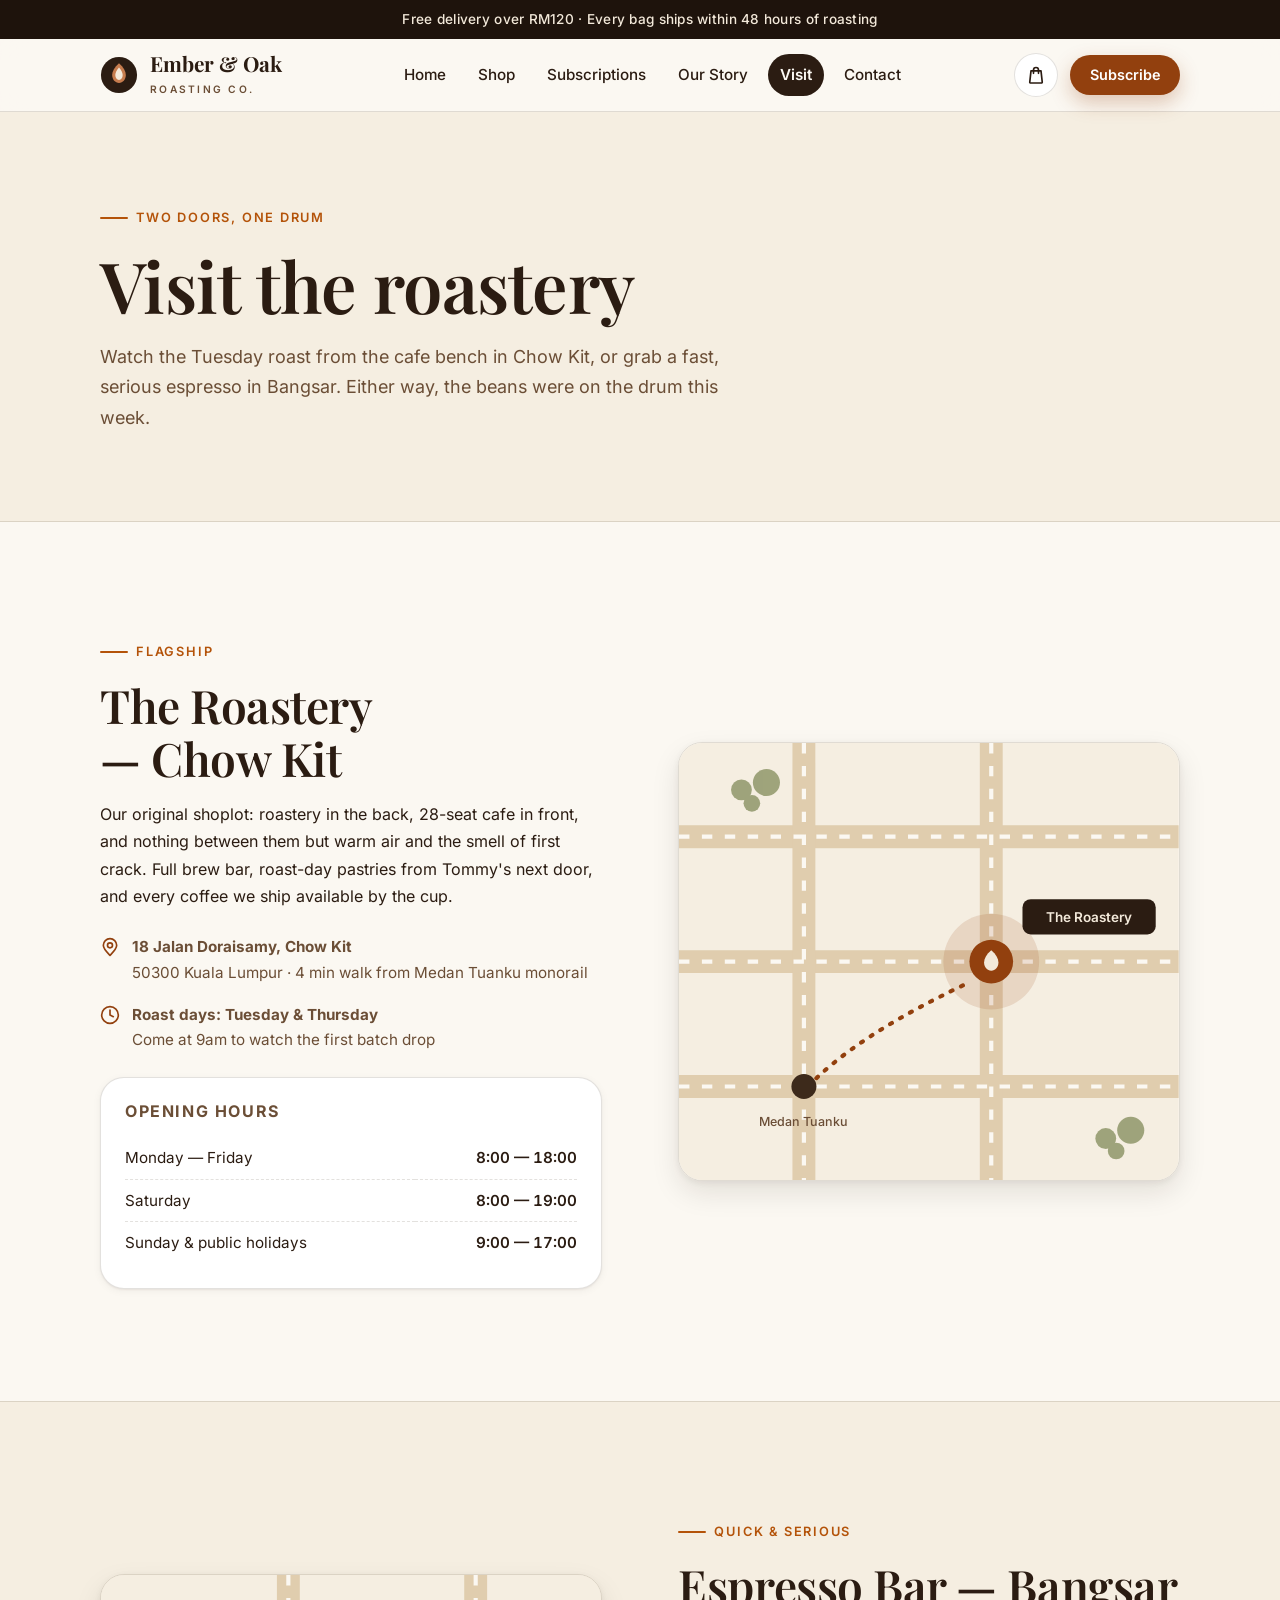
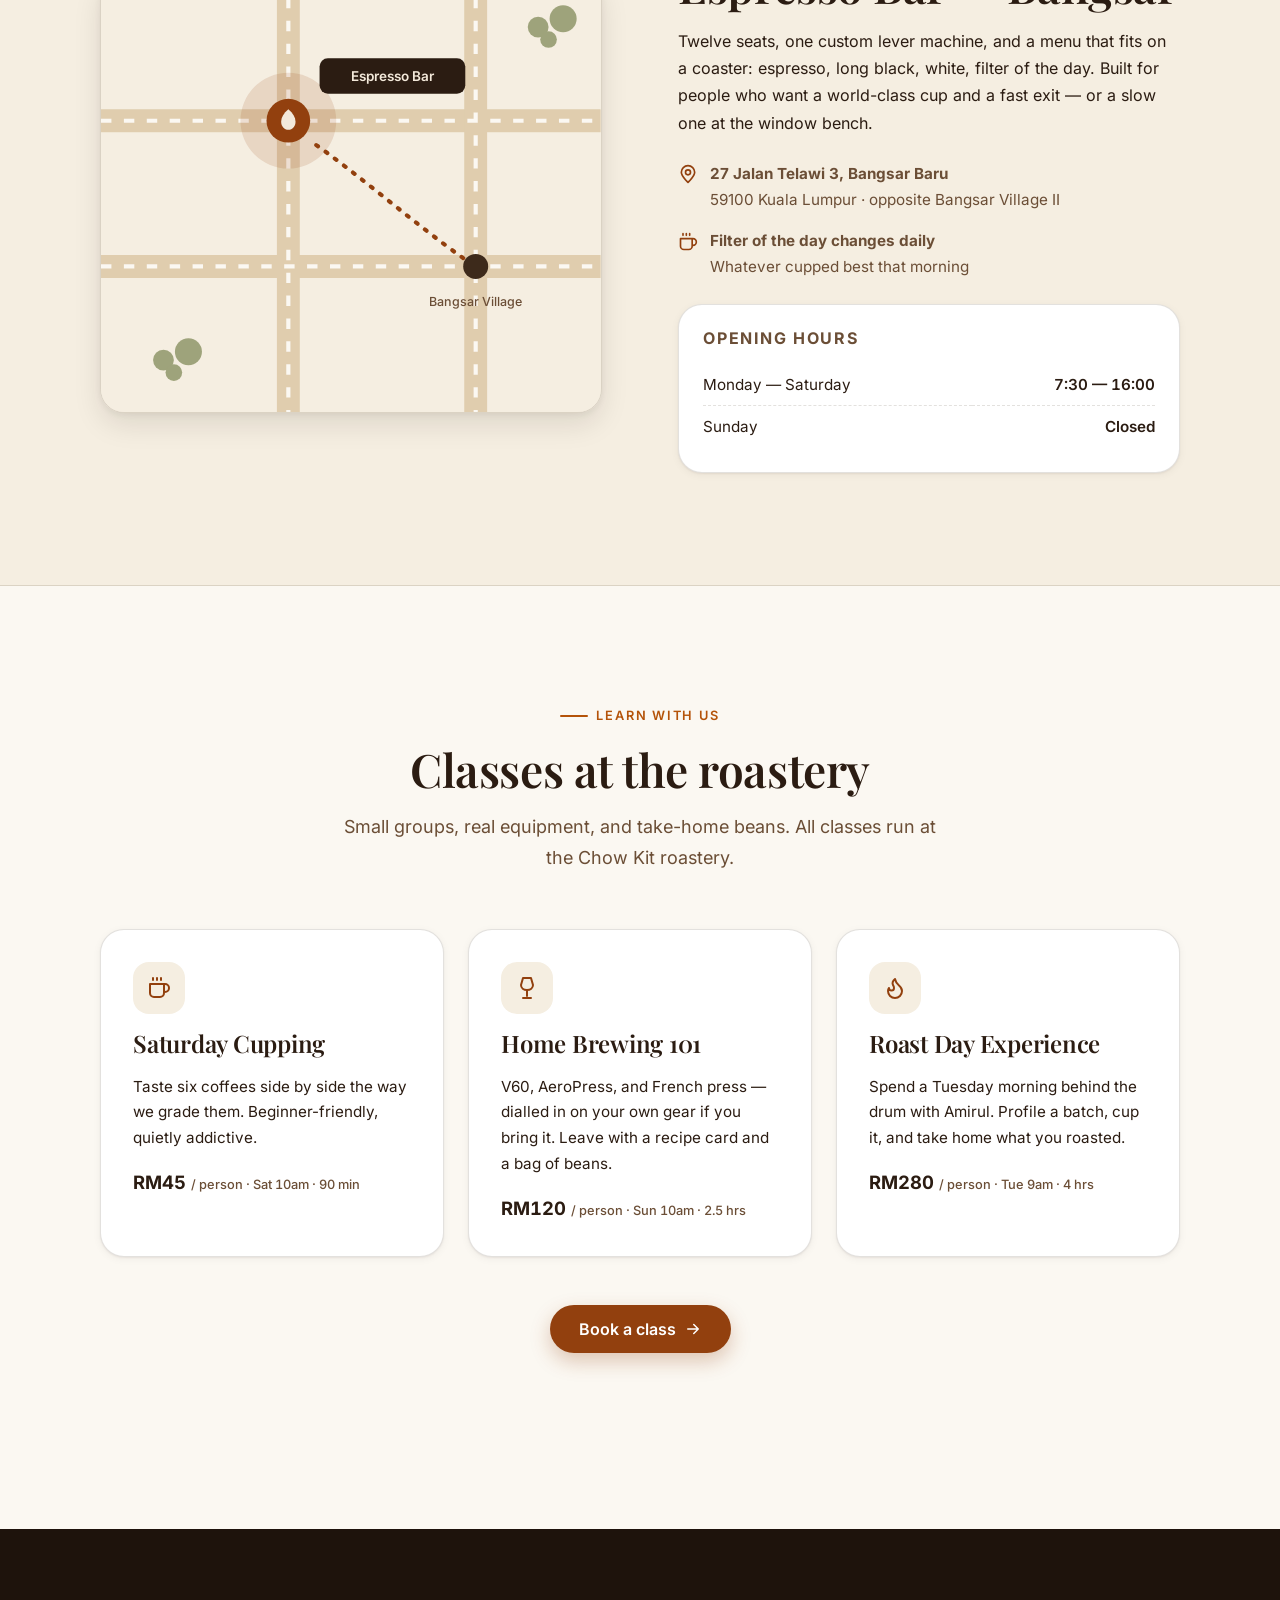
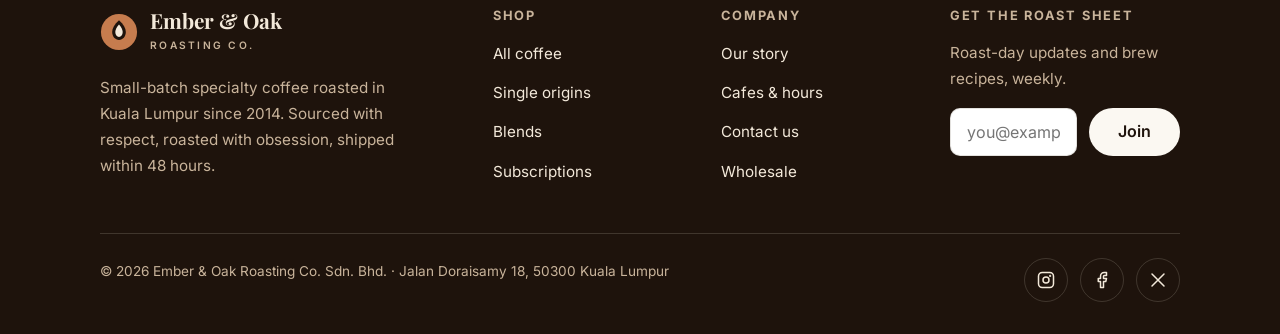
<file: ember-oak/visit.html>
<!DOCTYPE html>
<html lang="en">
<head>
  <meta charset="UTF-8">
  <meta name="viewport" content="width=device-width, initial-scale=1">
  <title>Visit Us — Ember &amp; Oak Roasting Co.</title>
  <meta name="description" content="Two locations in Kuala Lumpur: the roastery cafe in Chow Kit and the espresso bar in Bangsar. Hours, directions, and weekly cupping classes.">
  <link rel="preload" href="fonts/PlayfairDisplay-700.woff2" as="font" type="font/woff2" crossorigin>
  <link rel="preload" href="fonts/Inter-400.woff2" as="font" type="font/woff2" crossorigin>
  <link rel="stylesheet" href="fonts.css">
  <link rel="stylesheet" href="styles.css">
  <link rel="icon" href="data:image/svg+xml,%3Csvg xmlns='http://www.w3.org/2000/svg' viewBox='0 0 40 40'%3E%3Ccircle cx='20' cy='20' r='19' fill='%232B1C12'/%3E%3Cpath d='M20 7.5c4.8 4.2 7.2 8.4 7.2 12.6 0 4.6-3.2 8.4-7.2 8.4s-7.2-3.8-7.2-8.4c0-4.2 2.4-8.4 7.2-12.6z' fill='%23C67C4E'/%3E%3C/svg%3E">
</head>
<body>
  <a class="skip-link" href="#main">Skip to main content</a>
  <div class="announce">Free delivery over RM120 &middot; Every bag ships within 48 hours of roasting</div>

  <header class="site-header">
    <div class="container nav">
      <a class="brand" href="index.html" aria-label="Ember and Oak Roasting Co. — home">
        <svg class="brand-mark" width="38" height="38" viewBox="0 0 40 40" aria-hidden="true">
          <circle cx="20" cy="20" r="19" fill="#2B1C12"/>
          <path d="M20 7.5c4.8 4.2 7.2 8.4 7.2 12.6 0 4.6-3.2 8.4-7.2 8.4s-7.2-3.8-7.2-8.4c0-4.2 2.4-8.4 7.2-12.6z" fill="#C67C4E"/>
          <path d="M20 12c2.6 2.9 3.9 5.6 3.9 8.1 0 2.9-1.7 5.2-3.9 5.2s-3.9-2.3-3.9-5.2c0-2.5 1.3-5.2 3.9-8.1z" fill="#F3E9DA"/>
        </svg>
        <span><span class="brand-name">Ember &amp; Oak</span><span class="brand-sub">Roasting Co.</span></span>
      </a>
      <nav aria-label="Primary">
        <ul class="nav-links" id="nav-links">
          <li>
            <button class="nav-close cart-btn" type="button" aria-label="Close menu">
              <svg width="20" height="20" viewBox="0 0 24 24" fill="none" stroke="currentColor" stroke-width="2" stroke-linecap="round" aria-hidden="true"><path d="M18 6 6 18M6 6l12 12"/></svg>
            </button>
          </li>
          <li><a href="index.html">Home</a></li>
          <li><a href="shop.html">Shop</a></li>
          <li><a href="subscriptions.html">Subscriptions</a></li>
          <li><a href="about.html">Our Story</a></li>
          <li><a href="visit.html" aria-current="page">Visit</a></li>
          <li><a href="contact.html">Contact</a></li>
        </ul>
      </nav>
      <div class="nav-actions">
        <button class="cart-btn" type="button" aria-label="Shopping bag">
          <svg width="20" height="20" viewBox="0 0 24 24" fill="none" stroke="currentColor" stroke-width="2" stroke-linecap="round" stroke-linejoin="round" aria-hidden="true"><path d="M6 7h12l1.5 13.5a1 1 0 0 1-1 1.1H5.5a1 1 0 0 1-1-1.1L6 7z"/><path d="M9 10V6a3 3 0 0 1 6 0v4"/></svg>
          <span class="cart-count" style="display:none">0</span>
        </button>
        <a class="btn btn-primary btn-sm nav-cta" href="subscriptions.html">Subscribe</a>
        <button class="nav-toggle" type="button" aria-label="Open menu" aria-expanded="false" aria-controls="nav-links">
          <svg width="20" height="20" viewBox="0 0 24 24" fill="none" stroke="currentColor" stroke-width="2" stroke-linecap="round" aria-hidden="true"><path d="M4 7h16M4 12h16M4 17h16"/></svg>
        </button>
      </div>
    </div>
  </header>
  <div class="nav-scrim" aria-hidden="true"></div>

  <main id="main">
    <section class="page-hero">
      <div class="container">
        <p class="eyebrow">Two doors, one drum</p>
        <h1>Visit the roastery</h1>
        <p class="lead">Watch the Tuesday roast from the cafe bench in Chow Kit, or grab a fast, serious espresso in Bangsar. Either way, the beans were on the drum this week.</p>
      </div>
    </section>

    <!-- Location 1 -->
    <section class="section" aria-labelledby="loc1-title">
      <div class="container grid-2" style="align-items:center; gap: clamp(2rem, 6vw, 5rem);">
        <div class="reveal">
          <p class="eyebrow">Flagship</p>
          <h2 id="loc1-title">The Roastery — Chow Kit</h2>
          <p>Our original shoplot: roastery in the back, 28-seat cafe in front, and nothing between them but warm air and the smell of first crack. Full brew bar, roast-day pastries from Tommy's next door, and every coffee we ship available by the cup.</p>
          <ul class="info-list" style="margin-top: var(--space-6);">
            <li>
              <svg width="20" height="20" viewBox="0 0 24 24" fill="none" stroke="currentColor" stroke-width="2" stroke-linecap="round" stroke-linejoin="round" aria-hidden="true"><path d="M12 22c4-4 8-7.6 8-12a8 8 0 1 0-16 0c0 4.4 4 8 8 12z"/><circle cx="12" cy="10" r="3"/></svg>
              <span><strong>18 Jalan Doraisamy, Chow Kit</strong><span>50300 Kuala Lumpur &middot; 4 min walk from Medan Tuanku monorail</span></span>
            </li>
            <li>
              <svg width="20" height="20" viewBox="0 0 24 24" fill="none" stroke="currentColor" stroke-width="2" stroke-linecap="round" stroke-linejoin="round" aria-hidden="true"><circle cx="12" cy="12" r="10"/><path d="M12 6v6l4 2"/></svg>
              <span><strong>Roast days: Tuesday &amp; Thursday</strong><span>Come at 9am to watch the first batch drop</span></span>
            </li>
          </ul>
          <div class="card" style="margin-top: var(--space-6); padding: var(--space-6);">
            <h3 style="font-size:1rem; font-family: var(--font-body); font-weight:700; letter-spacing:0.1em; text-transform:uppercase; color:var(--color-muted);">Opening hours</h3>
            <table class="hours">
              <tbody>
                <tr><td>Monday — Friday</td><td>8:00 — 18:00</td></tr>
                <tr><td>Saturday</td><td>8:00 — 19:00</td></tr>
                <tr><td>Sunday &amp; public holidays</td><td>9:00 — 17:00</td></tr>
              </tbody>
            </table>
          </div>
        </div>
        <div class="map-art reveal reveal-d1" role="img" aria-label="Stylised map showing the Chow Kit roastery location near Medan Tuanku monorail station">
          <svg viewBox="0 0 480 420" fill="none" aria-hidden="true">
            <rect width="480" height="420" fill="#F5EEE1"/>
            <path d="M0 90h480M0 210h480M0 330h480" stroke="#E0CDAE" stroke-width="22"/>
            <path d="M120 0v420M300 0v420" stroke="#E0CDAE" stroke-width="22"/>
            <path d="M0 90h480M0 210h480M0 330h480M120 0v420M300 0v420" stroke="#FBF8F2" stroke-width="4" stroke-dasharray="10 12"/>
            <circle cx="300" cy="210" r="46" fill="rgba(146,64,14,0.14)"/>
            <circle cx="300" cy="210" r="21" fill="#92400E"/>
            <path d="M300 199c4.6 4 6.9 7.9 6.9 11.9 0 4.4-3 7.9-6.9 7.9s-6.9-3.5-6.9-7.9c0-4 2.3-7.9 6.9-11.9z" fill="#F3E9DA"/>
            <rect x="330" y="150" width="128" height="34" rx="8" fill="#2B1C12"/>
            <text x="394" y="172" text-anchor="middle" font-family="Inter, sans-serif" font-weight="600" font-size="13" fill="#F3E9DA">The Roastery</text>
            <circle cx="120" cy="330" r="12" fill="#3D2A1B"/>
            <text x="120" y="368" text-anchor="middle" font-family="Inter, sans-serif" font-weight="500" font-size="12" fill="#6B4E36">Medan Tuanku</text>
            <path d="M132 322c40-38 100-70 147-92" stroke="#92400E" stroke-width="4" stroke-dasharray="2 9" stroke-linecap="round"/>
            <g fill="#7A8450" opacity="0.7">
              <circle cx="60" cy="45" r="10"/><circle cx="84" cy="38" r="13"/><circle cx="70" cy="58" r="8"/>
              <circle cx="410" cy="380" r="10"/><circle cx="434" cy="372" r="13"/><circle cx="420" cy="392" r="8"/>
            </g>
          </svg>
        </div>
      </div>
    </section>

    <!-- Location 2 -->
    <section class="section" style="background: var(--color-surface-warm); border-block: 1px solid var(--color-border);" aria-labelledby="loc2-title">
      <div class="container grid-2" style="align-items:center; gap: clamp(2rem, 6vw, 5rem);">
        <div class="map-art reveal" role="img" aria-label="Stylised map showing the Bangsar espresso bar on Jalan Telawi 3">
          <svg viewBox="0 0 480 420" fill="none" aria-hidden="true">
            <rect width="480" height="420" fill="#F5EEE1"/>
            <path d="M0 140h480M0 280h480" stroke="#E0CDAE" stroke-width="22"/>
            <path d="M180 0v420M360 0v420" stroke="#E0CDAE" stroke-width="22"/>
            <path d="M0 140h480M0 280h480M180 0v420M360 0v420" stroke="#FBF8F2" stroke-width="4" stroke-dasharray="10 12"/>
            <circle cx="180" cy="140" r="46" fill="rgba(146,64,14,0.14)"/>
            <circle cx="180" cy="140" r="21" fill="#92400E"/>
            <path d="M180 129c4.6 4 6.9 7.9 6.9 11.9 0 4.4-3 7.9-6.9 7.9s-6.9-3.5-6.9-7.9c0-4 2.3-7.9 6.9-11.9z" fill="#F3E9DA"/>
            <rect x="210" y="80" width="140" height="34" rx="8" fill="#2B1C12"/>
            <text x="280" y="102" text-anchor="middle" font-family="Inter, sans-serif" font-weight="600" font-size="13" fill="#F3E9DA">Espresso Bar</text>
            <circle cx="360" cy="280" r="12" fill="#3D2A1B"/>
            <text x="360" y="318" text-anchor="middle" font-family="Inter, sans-serif" font-weight="500" font-size="12" fill="#6B4E36">Bangsar Village</text>
            <path d="M348 272c-48-34-100-80-146-112" stroke="#92400E" stroke-width="4" stroke-dasharray="2 9" stroke-linecap="round"/>
            <g fill="#7A8450" opacity="0.7">
              <circle cx="420" cy="50" r="10"/><circle cx="444" cy="42" r="13"/><circle cx="430" cy="62" r="8"/>
              <circle cx="60" cy="370" r="10"/><circle cx="84" cy="362" r="13"/><circle cx="70" cy="382" r="8"/>
            </g>
          </svg>
        </div>
        <div class="reveal reveal-d1">
          <p class="eyebrow">Quick &amp; serious</p>
          <h2 id="loc2-title">Espresso Bar — Bangsar</h2>
          <p>Twelve seats, one custom lever machine, and a menu that fits on a coaster: espresso, long black, white, filter of the day. Built for people who want a world-class cup and a fast exit — or a slow one at the window bench.</p>
          <ul class="info-list" style="margin-top: var(--space-6);">
            <li>
              <svg width="20" height="20" viewBox="0 0 24 24" fill="none" stroke="currentColor" stroke-width="2" stroke-linecap="round" stroke-linejoin="round" aria-hidden="true"><path d="M12 22c4-4 8-7.6 8-12a8 8 0 1 0-16 0c0 4.4 4 8 8 12z"/><circle cx="12" cy="10" r="3"/></svg>
              <span><strong>27 Jalan Telawi 3, Bangsar Baru</strong><span>59100 Kuala Lumpur &middot; opposite Bangsar Village II</span></span>
            </li>
            <li>
              <svg width="20" height="20" viewBox="0 0 24 24" fill="none" stroke="currentColor" stroke-width="2" stroke-linecap="round" stroke-linejoin="round" aria-hidden="true"><path d="M17 8h1a4 4 0 1 1 0 8h-1M3 8h14v9a4 4 0 0 1-4 4H7a4 4 0 0 1-4-4z"/><path d="M6 2v2M10 2v2M14 2v2"/></svg>
              <span><strong>Filter of the day changes daily</strong><span>Whatever cupped best that morning</span></span>
            </li>
          </ul>
          <div class="card" style="margin-top: var(--space-6); padding: var(--space-6);">
            <h3 style="font-size:1rem; font-family: var(--font-body); font-weight:700; letter-spacing:0.1em; text-transform:uppercase; color:var(--color-muted);">Opening hours</h3>
            <table class="hours">
              <tbody>
                <tr><td>Monday — Saturday</td><td>7:30 — 16:00</td></tr>
                <tr><td>Sunday</td><td>Closed</td></tr>
              </tbody>
            </table>
          </div>
        </div>
      </div>
    </section>

    <!-- Classes -->
    <section class="section" aria-labelledby="classes-title">
      <div class="container">
        <div class="section-head center reveal">
          <p class="eyebrow">Learn with us</p>
          <h2 id="classes-title">Classes at the roastery</h2>
          <p class="lead">Small groups, real equipment, and take-home beans. All classes run at the Chow Kit roastery.</p>
        </div>
        <div class="grid-3">
          <article class="card reveal">
            <div class="icon-tile">
              <svg width="24" height="24" viewBox="0 0 24 24" fill="none" stroke="currentColor" stroke-width="2" stroke-linecap="round" stroke-linejoin="round" aria-hidden="true"><path d="M17 8h1a4 4 0 1 1 0 8h-1M3 8h14v9a4 4 0 0 1-4 4H7a4 4 0 0 1-4-4z"/><path d="M6 2v2M10 2v2M14 2v2"/></svg>
            </div>
            <h3>Saturday Cupping</h3>
            <p style="font-size:0.95rem;">Taste six coffees side by side the way we grade them. Beginner-friendly, quietly addictive.</p>
            <p class="price" style="margin-top: var(--space-3);">RM45 <small>/ person &middot; Sat 10am &middot; 90 min</small></p>
          </article>
          <article class="card reveal reveal-d1">
            <div class="icon-tile">
              <svg width="24" height="24" viewBox="0 0 24 24" fill="none" stroke="currentColor" stroke-width="2" stroke-linecap="round" stroke-linejoin="round" aria-hidden="true"><path d="M8 2h8l2 7c0 3-2.7 5-6 5s-6-2-6-5z"/><path d="M12 14v6M8 22h8"/></svg>
            </div>
            <h3>Home Brewing 101</h3>
            <p style="font-size:0.95rem;">V60, AeroPress, and French press — dialled in on your own gear if you bring it. Leave with a recipe card and a bag of beans.</p>
            <p class="price" style="margin-top: var(--space-3);">RM120 <small>/ person &middot; Sun 10am &middot; 2.5 hrs</small></p>
          </article>
          <article class="card reveal reveal-d2">
            <div class="icon-tile">
              <svg width="24" height="24" viewBox="0 0 24 24" fill="none" stroke="currentColor" stroke-width="2" stroke-linecap="round" stroke-linejoin="round" aria-hidden="true"><path d="M8.5 14.5A2.5 2.5 0 0 0 11 12c0-1.38-.5-2-1-3-1.072-2.143-.224-4.054 2-6 .5 2.5 2 4.9 4 6.5 2 1.6 3 3.5 3 5.5a7 7 0 1 1-14 0c0-1.153.433-2.294 1-3a2.5 2.5 0 0 0 2.5 2.5z"/></svg>
            </div>
            <h3>Roast Day Experience</h3>
            <p style="font-size:0.95rem;">Spend a Tuesday morning behind the drum with Amirul. Profile a batch, cup it, and take home what you roasted.</p>
            <p class="price" style="margin-top: var(--space-3);">RM280 <small>/ person &middot; Tue 9am &middot; 4 hrs</small></p>
          </article>
        </div>
        <div style="text-align:center; margin-top: var(--space-12);" class="reveal">
          <a class="btn btn-primary" href="contact.html">Book a class
            <svg width="18" height="18" viewBox="0 0 24 24" fill="none" stroke="currentColor" stroke-width="2" stroke-linecap="round" stroke-linejoin="round" aria-hidden="true"><path d="M5 12h14M13 6l6 6-6 6"/></svg>
          </a>
        </div>
      </div>
    </section>
  </main>

  <footer class="site-footer">
    <div class="container">
      <div class="footer-grid">
        <div class="footer-about">
          <a class="brand" href="index.html" aria-label="Ember and Oak Roasting Co. — home">
            <svg class="brand-mark" width="38" height="38" viewBox="0 0 40 40" aria-hidden="true">
              <circle cx="20" cy="20" r="19" fill="#C67C4E"/>
              <path d="M20 7.5c4.8 4.2 7.2 8.4 7.2 12.6 0 4.6-3.2 8.4-7.2 8.4s-7.2-3.8-7.2-8.4c0-4.2 2.4-8.4 7.2-12.6z" fill="#1E130C"/>
              <path d="M20 12c2.6 2.9 3.9 5.6 3.9 8.1 0 2.9-1.7 5.2-3.9 5.2s-3.9-2.3-3.9-5.2c0-2.5 1.3-5.2 3.9-8.1z" fill="#F3E9DA"/>
            </svg>
            <span><span class="brand-name">Ember &amp; Oak</span><span class="brand-sub">Roasting Co.</span></span>
          </a>
          <p style="margin-top: var(--space-4);">Small-batch specialty coffee roasted in Kuala Lumpur since 2014. Sourced with respect, roasted with obsession, shipped within 48 hours.</p>
        </div>
        <nav aria-label="Shop links">
          <h4>Shop</h4>
          <ul>
            <li><a href="shop.html">All coffee</a></li>
            <li><a href="shop.html">Single origins</a></li>
            <li><a href="shop.html">Blends</a></li>
            <li><a href="subscriptions.html">Subscriptions</a></li>
          </ul>
        </nav>
        <nav aria-label="Company links">
          <h4>Company</h4>
          <ul>
            <li><a href="about.html">Our story</a></li>
            <li><a href="visit.html">Cafes &amp; hours</a></li>
            <li><a href="contact.html">Contact us</a></li>
            <li><a href="contact.html">Wholesale</a></li>
          </ul>
        </nav>
        <div>
          <h4>Get the Roast Sheet</h4>
          <p style="color: var(--color-dark-muted); font-size: 0.95rem;">Roast-day updates and brew recipes, weekly.</p>
          <form class="newsletter-form" data-newsletter novalidate>
            <label class="sr-only" for="footer-email">Email address</label>
            <input class="input" type="email" id="footer-email" name="email" placeholder="you@example.com" autocomplete="email" required>
            <button class="btn btn-light" type="submit">Join</button>
          </form>
        </div>
      </div>
      <div class="footer-bottom">
        <p>&copy; <span data-year>2026</span> Ember &amp; Oak Roasting Co. Sdn. Bhd. &middot; Jalan Doraisamy 18, 50300 Kuala Lumpur</p>
        <div class="footer-social">
          <a href="#" aria-label="Instagram"><svg width="18" height="18" viewBox="0 0 24 24" fill="none" stroke="currentColor" stroke-width="2" stroke-linecap="round" stroke-linejoin="round" aria-hidden="true"><rect x="2" y="2" width="20" height="20" rx="5"/><circle cx="12" cy="12" r="4"/><circle cx="17.5" cy="6.5" r="0.5" fill="currentColor"/></svg></a>
          <a href="#" aria-label="Facebook"><svg width="18" height="18" viewBox="0 0 24 24" fill="none" stroke="currentColor" stroke-width="2" stroke-linecap="round" stroke-linejoin="round" aria-hidden="true"><path d="M18 2h-3a5 5 0 0 0-5 5v3H7v4h3v8h4v-8h3l1-4h-4V7a1 1 0 0 1 1-1h3z"/></svg></a>
          <a href="#" aria-label="X (Twitter)"><svg width="18" height="18" viewBox="0 0 24 24" fill="none" stroke="currentColor" stroke-width="2" stroke-linecap="round" stroke-linejoin="round" aria-hidden="true"><path d="m4 4 16 16M20 4 4 20"/></svg></a>
        </div>
      </div>
    </div>
  </footer>

  <script src="app.js"></script>
</body>
</html>
</file>
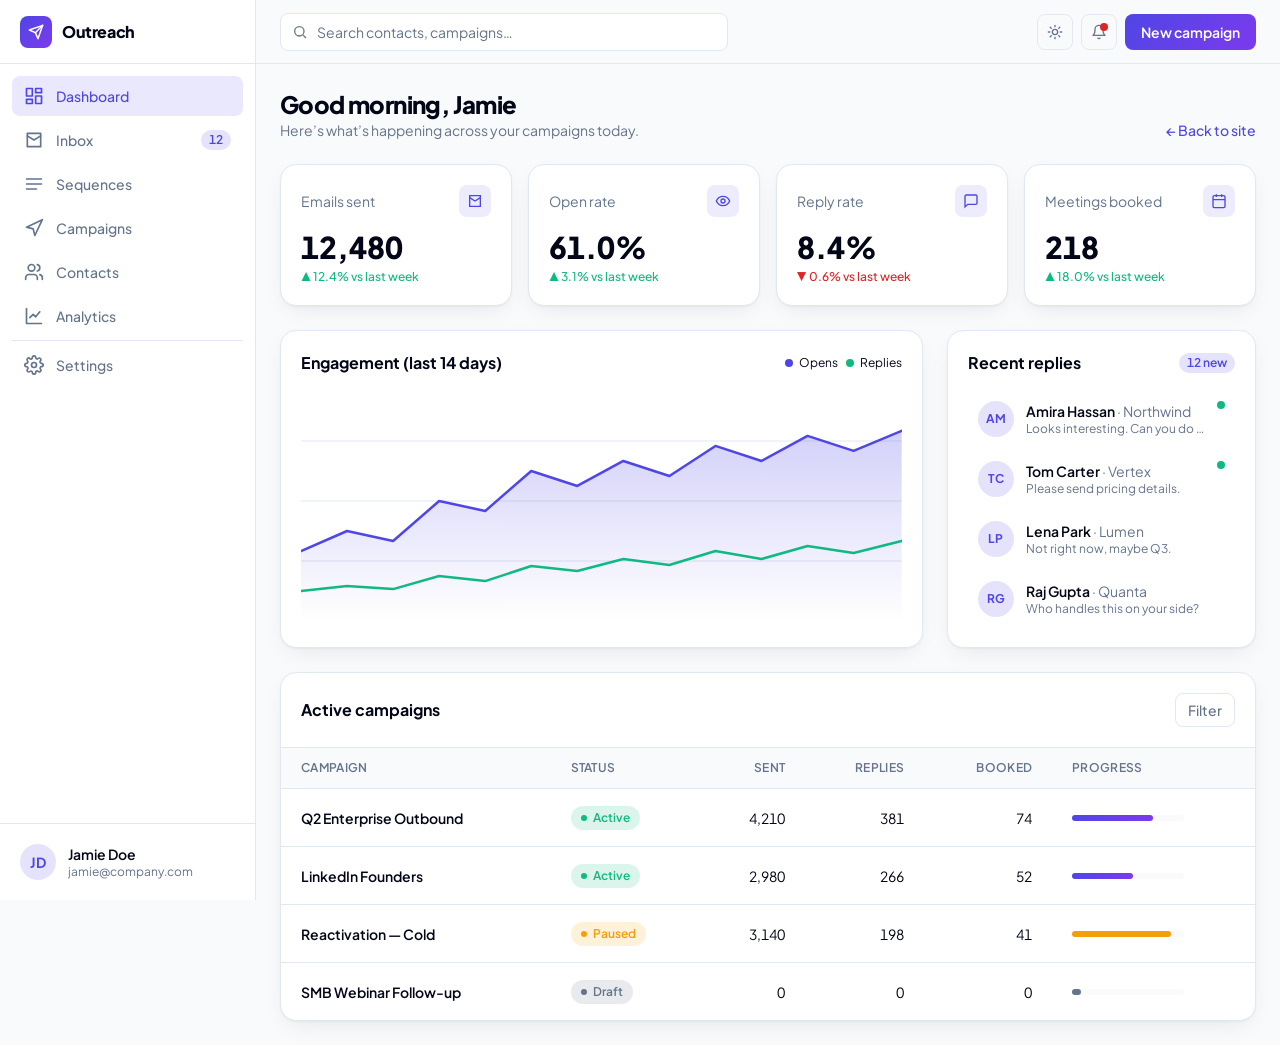
<file: reply-whitelabel/app.html>
<!DOCTYPE html>
<html lang="en">
<head>
  <meta charset="UTF-8" />
  <meta name="viewport" content="width=device-width, initial-scale=1.0" />
  <title>Outreach — Dashboard</title>
  <meta name="description" content="White-label sales engagement dashboard." />

  <!-- Same white-label tokens as the landing page -->
  <style>
    :root {
      --brand:         79 70 229;
      --brand-strong: 124 58 237;
      --brand-fg:     255 255 255;
      --bg:        248 250 252;
      --surface:   255 255 255;
      --surface-2: 248 250 252;
      --fg:          2   6  23;
      --muted-fg:  100 116 139;
      --border:    226 232 240;
      --ring:       79  70 229;
      --success:    16 185 129;
      --warning:   245 158  11;
      --danger:    220  38  38;
      --radius: 0.875rem;
      --font-sans: 'Plus Jakarta Sans', ui-sans-serif, system-ui, -apple-system, sans-serif;
    }
    html.dark {
      --bg:         2   6  23;
      --surface:   15  23  42;
      --surface-2: 30  41  59;
      --fg:       248 250 252;
      --muted-fg: 148 163 184;
      --border:    30  41  59;
      --brand:    129 140 248;
      --brand-strong: 167 139 250;
    }
    html { font-family: var(--font-sans); }
    body { background: rgb(var(--bg)); color: rgb(var(--fg)); }
    @media (prefers-reduced-motion: reduce) { * { animation-duration:.01ms!important; transition-duration:.01ms!important; } }
    .brand-gradient { background-image: linear-gradient(135deg, rgb(var(--brand)), rgb(var(--brand-strong))); }
    .brand-text { background-image: linear-gradient(135deg, rgb(var(--brand)), rgb(var(--brand-strong))); -webkit-background-clip:text; background-clip:text; color:transparent; }
    .nav-link[aria-current="page"] { background: rgb(var(--brand) / .12); color: rgb(var(--brand)); }
    .nav-link[aria-current="page"] svg { color: rgb(var(--brand)); }
  </style>

  <!-- Compiled Tailwind (self-contained, no CDN). Rebuild with the Tailwind CLI if you add classes. -->
  <link rel="stylesheet" href="styles.css">
  <link rel="preconnect" href="https://fonts.googleapis.com">
  <link rel="preconnect" href="https://fonts.gstatic.com" crossorigin>
  <link href="https://fonts.googleapis.com/css2?family=Plus+Jakarta+Sans:wght@300;400;500;600;700;800&display=swap" rel="stylesheet">
</head>

<body class="antialiased">
  <div class="flex min-h-dvh">

    <!-- ================= SIDEBAR ================= -->
    <aside id="sidebar" class="fixed inset-y-0 left-0 z-40 w-64 -translate-x-full border-r border-line bg-surface transition-transform lg:translate-x-0">
      <div class="flex h-16 items-center gap-2.5 border-b border-line px-5">
        <span class="grid h-8 w-8 place-items-center rounded-lg brand-gradient text-brand-fg"><svg class="h-4 w-4" viewBox="0 0 24 24" fill="none" stroke="currentColor" stroke-width="2.2" stroke-linecap="round" stroke-linejoin="round"><path d="M22 2 11 13"/><path d="M22 2 15 22l-4-9-9-4Z"/></svg></span>
        <span class="font-extrabold tracking-tight">Outreach</span>
      </div>
      <nav class="space-y-1 p-3" aria-label="Sidebar">
        <a href="#" aria-current="page" class="nav-link flex items-center gap-3 rounded-lg px-3 py-2.5 text-sm font-medium text-muted transition-colors hover:bg-surface-2 hover:text-fg">
          <svg class="h-5 w-5" viewBox="0 0 24 24" fill="none" stroke="currentColor" stroke-width="2" stroke-linecap="round" stroke-linejoin="round"><rect x="3" y="3" width="7" height="9"/><rect x="14" y="3" width="7" height="5"/><rect x="14" y="12" width="7" height="9"/><rect x="3" y="16" width="7" height="5"/></svg> Dashboard
        </a>
        <a href="#" class="nav-link flex items-center gap-3 rounded-lg px-3 py-2.5 text-sm font-medium text-muted transition-colors hover:bg-surface-2 hover:text-fg">
          <svg class="h-5 w-5" viewBox="0 0 24 24" fill="none" stroke="currentColor" stroke-width="2" stroke-linecap="round" stroke-linejoin="round"><path d="M4 4h16v16H4z"/><path d="m4 7 8 5 8-5"/></svg> Inbox
          <span class="ml-auto rounded-full bg-brand/15 px-2 py-0.5 text-xs font-semibold text-brand tabular-nums">12</span>
        </a>
        <a href="#" class="nav-link flex items-center gap-3 rounded-lg px-3 py-2.5 text-sm font-medium text-muted transition-colors hover:bg-surface-2 hover:text-fg">
          <svg class="h-5 w-5" viewBox="0 0 24 24" fill="none" stroke="currentColor" stroke-width="2" stroke-linecap="round" stroke-linejoin="round"><path d="M3 6h18M3 12h18M3 18h12"/></svg> Sequences
        </a>
        <a href="#" class="nav-link flex items-center gap-3 rounded-lg px-3 py-2.5 text-sm font-medium text-muted transition-colors hover:bg-surface-2 hover:text-fg">
          <svg class="h-5 w-5" viewBox="0 0 24 24" fill="none" stroke="currentColor" stroke-width="2" stroke-linecap="round" stroke-linejoin="round"><path d="m3 11 19-9-9 19-2-8-8-2Z"/></svg> Campaigns
        </a>
        <a href="#" class="nav-link flex items-center gap-3 rounded-lg px-3 py-2.5 text-sm font-medium text-muted transition-colors hover:bg-surface-2 hover:text-fg">
          <svg class="h-5 w-5" viewBox="0 0 24 24" fill="none" stroke="currentColor" stroke-width="2" stroke-linecap="round" stroke-linejoin="round"><path d="M16 21v-2a4 4 0 0 0-4-4H6a4 4 0 0 0-4 4v2"/><circle cx="9" cy="7" r="4"/><path d="M22 21v-2a4 4 0 0 0-3-3.87M16 3.13a4 4 0 0 1 0 7.75"/></svg> Contacts
        </a>
        <a href="#" class="nav-link flex items-center gap-3 rounded-lg px-3 py-2.5 text-sm font-medium text-muted transition-colors hover:bg-surface-2 hover:text-fg">
          <svg class="h-5 w-5" viewBox="0 0 24 24" fill="none" stroke="currentColor" stroke-width="2" stroke-linecap="round" stroke-linejoin="round"><path d="M3 3v18h18"/><path d="m7 14 4-4 3 3 5-6"/></svg> Analytics
        </a>
        <div class="my-3 border-t border-line"></div>
        <a href="#" class="nav-link flex items-center gap-3 rounded-lg px-3 py-2.5 text-sm font-medium text-muted transition-colors hover:bg-surface-2 hover:text-fg">
          <svg class="h-5 w-5" viewBox="0 0 24 24" fill="none" stroke="currentColor" stroke-width="2" stroke-linecap="round" stroke-linejoin="round"><circle cx="12" cy="12" r="3"/><path d="M19.4 15a1.65 1.65 0 0 0 .33 1.82l.06.06a2 2 0 1 1-2.83 2.83l-.06-.06a1.65 1.65 0 0 0-1.82-.33 1.65 1.65 0 0 0-1 1.51V21a2 2 0 0 1-4 0v-.09A1.65 1.65 0 0 0 9 19.4a1.65 1.65 0 0 0-1.82.33l-.06.06a2 2 0 1 1-2.83-2.83l.06-.06a1.65 1.65 0 0 0 .33-1.82 1.65 1.65 0 0 0-1.51-1H3a2 2 0 0 1 0-4h.09A1.65 1.65 0 0 0 4.6 9a1.65 1.65 0 0 0-.33-1.82l-.06-.06a2 2 0 1 1 2.83-2.83l.06.06a1.65 1.65 0 0 0 1.82.33H9a1.65 1.65 0 0 0 1-1.51V3a2 2 0 0 1 4 0v.09a1.65 1.65 0 0 0 1 1.51 1.65 1.65 0 0 0 1.82-.33l.06-.06a2 2 0 1 1 2.83 2.83l-.06.06a1.65 1.65 0 0 0-.33 1.82V9a1.65 1.65 0 0 0 1.51 1H21a2 2 0 0 1 0 4h-.09a1.65 1.65 0 0 0-1.51 1Z"/></svg> Settings
        </a>
      </nav>
      <div class="absolute inset-x-0 bottom-0 border-t border-line p-3">
        <div class="flex items-center gap-3 rounded-lg p-2">
          <span class="grid h-9 w-9 place-items-center rounded-full bg-brand/15 text-sm font-bold text-brand">JD</span>
          <div class="min-w-0"><p class="truncate text-sm font-semibold">Jamie Doe</p><p class="truncate text-xs text-muted">jamie@company.com</p></div>
        </div>
      </div>
    </aside>

    <!-- backdrop for mobile sidebar -->
    <div id="backdrop" class="fixed inset-0 z-30 hidden bg-black/40 lg:hidden"></div>

    <!-- ================= MAIN ================= -->
    <div class="flex min-w-0 flex-1 flex-col lg:pl-64">

      <!-- Topbar -->
      <header class="sticky top-0 z-20 flex h-16 items-center gap-3 border-b border-line bg-bg/80 px-4 backdrop-blur-xl sm:px-6">
        <button id="menu-btn" class="grid h-9 w-9 place-items-center rounded-lg border border-line text-muted hover:bg-surface-2 lg:hidden" aria-label="Open menu">
          <svg class="h-5 w-5" viewBox="0 0 24 24" fill="none" stroke="currentColor" stroke-width="2" stroke-linecap="round"><path d="M3 6h18M3 12h18M3 18h18"/></svg>
        </button>
        <div class="relative hidden flex-1 sm:block">
          <svg class="pointer-events-none absolute left-3 top-1/2 h-4 w-4 -translate-y-1/2 text-muted" viewBox="0 0 24 24" fill="none" stroke="currentColor" stroke-width="2"><circle cx="11" cy="11" r="7"/><path d="m21 21-4.3-4.3"/></svg>
          <label for="search" class="sr-only">Search</label>
          <input id="search" type="search" placeholder="Search contacts, campaigns…" class="w-full max-w-md rounded-lg border border-line bg-surface py-2 pl-9 pr-3 text-sm placeholder:text-muted focus:outline-none focus:ring-4 focus:ring-brand/20" />
        </div>
        <div class="ml-auto flex items-center gap-2">
          <button id="theme-toggle" class="grid h-9 w-9 place-items-center rounded-lg border border-line text-muted hover:bg-surface-2" aria-label="Toggle dark mode">
            <svg class="h-4 w-4 dark:hidden" viewBox="0 0 24 24" fill="none" stroke="currentColor" stroke-width="2" stroke-linecap="round" stroke-linejoin="round"><circle cx="12" cy="12" r="4"/><path d="M12 2v2M12 20v2M4.9 4.9l1.4 1.4M17.7 17.7l1.4 1.4M2 12h2M20 12h2M4.9 19.1l1.4-1.4M17.7 6.3l1.4-1.4"/></svg>
            <svg class="hidden h-4 w-4 dark:block" viewBox="0 0 24 24" fill="none" stroke="currentColor" stroke-width="2" stroke-linecap="round" stroke-linejoin="round"><path d="M12 3a6 6 0 0 0 9 9 9 9 0 1 1-9-9Z"/></svg>
          </button>
          <button class="relative grid h-9 w-9 place-items-center rounded-lg border border-line text-muted hover:bg-surface-2" aria-label="Notifications">
            <svg class="h-4 w-4" viewBox="0 0 24 24" fill="none" stroke="currentColor" stroke-width="2" stroke-linecap="round" stroke-linejoin="round"><path d="M6 8a6 6 0 0 1 12 0c0 7 3 9 3 9H3s3-2 3-9"/><path d="M10.3 21a1.94 1.94 0 0 0 3.4 0"/></svg>
            <span class="absolute right-2 top-2 h-2 w-2 rounded-full bg-danger"></span>
          </button>
          <a href="#" class="hidden rounded-lg brand-gradient px-4 py-2 text-sm font-semibold text-brand-fg shadow-glow transition-transform hover:scale-[1.03] active:scale-95 sm:inline-block">New campaign</a>
        </div>
      </header>

      <!-- Page body -->
      <main class="flex-1 space-y-6 p-4 sm:p-6">

        <div class="flex flex-wrap items-end justify-between gap-3">
          <div>
            <h1 class="text-2xl font-extrabold tracking-tight">Good morning, Jamie</h1>
            <p class="text-sm text-muted">Here’s what’s happening across your campaigns today.</p>
          </div>
          <a href="index.html" class="text-sm font-medium text-brand hover:underline">← Back to site</a>
        </div>

        <!-- KPI cards -->
        <section class="grid gap-4 sm:grid-cols-2 xl:grid-cols-4">
          <div class="rounded-2xl border border-line bg-surface p-5 shadow-soft">
            <div class="flex items-center justify-between"><p class="text-sm text-muted">Emails sent</p><span class="grid h-8 w-8 place-items-center rounded-lg bg-brand/10 text-brand"><svg class="h-4 w-4" viewBox="0 0 24 24" fill="none" stroke="currentColor" stroke-width="2"><path d="M4 4h16v16H4z"/><path d="m4 7 8 5 8-5"/></svg></span></div>
            <p class="mt-3 text-3xl font-extrabold tabular-nums">12,480</p>
            <p class="mt-1 text-xs font-medium text-success">▲ 12.4% vs last week</p>
          </div>
          <div class="rounded-2xl border border-line bg-surface p-5 shadow-soft">
            <div class="flex items-center justify-between"><p class="text-sm text-muted">Open rate</p><span class="grid h-8 w-8 place-items-center rounded-lg bg-brand/10 text-brand"><svg class="h-4 w-4" viewBox="0 0 24 24" fill="none" stroke="currentColor" stroke-width="2"><path d="M2 12s3-7 10-7 10 7 10 7-3 7-10 7-10-7-10-7Z"/><circle cx="12" cy="12" r="3"/></svg></span></div>
            <p class="mt-3 text-3xl font-extrabold tabular-nums">61.0%</p>
            <p class="mt-1 text-xs font-medium text-success">▲ 3.1% vs last week</p>
          </div>
          <div class="rounded-2xl border border-line bg-surface p-5 shadow-soft">
            <div class="flex items-center justify-between"><p class="text-sm text-muted">Reply rate</p><span class="grid h-8 w-8 place-items-center rounded-lg bg-brand/10 text-brand"><svg class="h-4 w-4" viewBox="0 0 24 24" fill="none" stroke="currentColor" stroke-width="2"><path d="M21 15a2 2 0 0 1-2 2H7l-4 4V5a2 2 0 0 1 2-2h14a2 2 0 0 1 2 2Z"/></svg></span></div>
            <p class="mt-3 text-3xl font-extrabold tabular-nums">8.4%</p>
            <p class="mt-1 text-xs font-medium text-danger">▼ 0.6% vs last week</p>
          </div>
          <div class="rounded-2xl border border-line bg-surface p-5 shadow-soft">
            <div class="flex items-center justify-between"><p class="text-sm text-muted">Meetings booked</p><span class="grid h-8 w-8 place-items-center rounded-lg bg-brand/10 text-brand"><svg class="h-4 w-4" viewBox="0 0 24 24" fill="none" stroke="currentColor" stroke-width="2"><rect x="3" y="4" width="18" height="18" rx="2"/><path d="M16 2v4M8 2v4M3 10h18"/></svg></span></div>
            <p class="mt-3 text-3xl font-extrabold tabular-nums">218</p>
            <p class="mt-1 text-xs font-medium text-success">▲ 18.0% vs last week</p>
          </div>
        </section>

        <!-- Chart + Inbox -->
        <section class="grid gap-6 lg:grid-cols-3">
          <!-- chart -->
          <div class="rounded-2xl border border-line bg-surface p-5 shadow-soft lg:col-span-2">
            <div class="flex items-center justify-between">
              <h2 class="font-bold">Engagement (last 14 days)</h2>
              <div class="flex gap-2 text-xs">
                <span class="inline-flex items-center gap-1.5"><span class="h-2 w-2 rounded-full bg-brand"></span>Opens</span>
                <span class="inline-flex items-center gap-1.5"><span class="h-2 w-2 rounded-full bg-success"></span>Replies</span>
              </div>
            </div>
            <div class="mt-6">
              <svg viewBox="0 0 600 220" class="h-56 w-full" role="img" aria-label="Line chart of opens and replies over the last 14 days">
                <defs>
                  <linearGradient id="fillBrand" x1="0" y1="0" x2="0" y2="1"><stop offset="0%" stop-color="rgb(var(--brand))" stop-opacity="0.25"/><stop offset="100%" stop-color="rgb(var(--brand))" stop-opacity="0"/></linearGradient>
                </defs>
                <!-- gridlines -->
                <g stroke="rgb(var(--border))" stroke-width="1">
                  <line x1="0" y1="40" x2="600" y2="40"/><line x1="0" y1="100" x2="600" y2="100"/><line x1="0" y1="160" x2="600" y2="160"/>
                </g>
                <!-- opens area + line -->
                <path d="M0,150 L46,130 92,140 138,100 184,110 230,70 276,85 322,60 368,75 414,45 460,60 506,35 552,50 600,30 L600,220 L0,220 Z" fill="url(#fillBrand)"/>
                <path d="M0,150 L46,130 92,140 138,100 184,110 230,70 276,85 322,60 368,75 414,45 460,60 506,35 552,50 600,30" fill="none" stroke="rgb(var(--brand))" stroke-width="2.5" stroke-linejoin="round" stroke-linecap="round"/>
                <!-- replies line -->
                <path d="M0,190 L46,185 92,188 138,175 184,180 230,165 276,170 322,158 368,164 414,150 460,158 506,145 552,152 600,140" fill="none" stroke="rgb(var(--success))" stroke-width="2.5" stroke-linejoin="round" stroke-linecap="round"/>
              </svg>
            </div>
          </div>

          <!-- inbox -->
          <div class="rounded-2xl border border-line bg-surface p-5 shadow-soft">
            <div class="flex items-center justify-between"><h2 class="font-bold">Recent replies</h2><span class="rounded-full bg-brand/15 px-2 py-0.5 text-xs font-semibold text-brand tabular-nums">12 new</span></div>
            <ul class="mt-4 space-y-1">
              <li class="flex items-start gap-3 rounded-lg p-2.5 transition-colors hover:bg-surface-2">
                <span class="grid h-9 w-9 shrink-0 place-items-center rounded-full bg-brand/15 text-xs font-bold text-brand">AM</span>
                <div class="min-w-0"><p class="truncate text-sm font-semibold">Amira Hassan <span class="font-normal text-muted">· Northwind</span></p><p class="truncate text-xs text-muted">Looks interesting. Can you do a call Thursday?</p></div>
                <span class="ml-auto h-2 w-2 shrink-0 rounded-full bg-success"></span>
              </li>
              <li class="flex items-start gap-3 rounded-lg p-2.5 transition-colors hover:bg-surface-2">
                <span class="grid h-9 w-9 shrink-0 place-items-center rounded-full bg-brand/15 text-xs font-bold text-brand">TC</span>
                <div class="min-w-0"><p class="truncate text-sm font-semibold">Tom Carter <span class="font-normal text-muted">· Vertex</span></p><p class="truncate text-xs text-muted">Please send pricing details.</p></div>
                <span class="ml-auto h-2 w-2 shrink-0 rounded-full bg-success"></span>
              </li>
              <li class="flex items-start gap-3 rounded-lg p-2.5 transition-colors hover:bg-surface-2">
                <span class="grid h-9 w-9 shrink-0 place-items-center rounded-full bg-brand/15 text-xs font-bold text-brand">LP</span>
                <div class="min-w-0"><p class="truncate text-sm font-semibold">Lena Park <span class="font-normal text-muted">· Lumen</span></p><p class="truncate text-xs text-muted">Not right now, maybe Q3.</p></div>
              </li>
              <li class="flex items-start gap-3 rounded-lg p-2.5 transition-colors hover:bg-surface-2">
                <span class="grid h-9 w-9 shrink-0 place-items-center rounded-full bg-brand/15 text-xs font-bold text-brand">RG</span>
                <div class="min-w-0"><p class="truncate text-sm font-semibold">Raj Gupta <span class="font-normal text-muted">· Quanta</span></p><p class="truncate text-xs text-muted">Who handles this on your side?</p></div>
              </li>
            </ul>
          </div>
        </section>

        <!-- Campaigns table -->
        <section class="rounded-2xl border border-line bg-surface shadow-soft">
          <div class="flex items-center justify-between p-5">
            <h2 class="font-bold">Active campaigns</h2>
            <button class="rounded-lg border border-line px-3 py-1.5 text-sm font-medium text-muted hover:bg-surface-2">Filter</button>
          </div>
          <div class="overflow-x-auto">
            <table class="w-full text-left text-sm">
              <thead class="border-y border-line bg-surface-2 text-xs uppercase tracking-wide text-muted">
                <tr>
                  <th scope="col" class="px-5 py-3 font-semibold">Campaign</th>
                  <th scope="col" class="px-5 py-3 font-semibold">Status</th>
                  <th scope="col" class="px-5 py-3 font-semibold text-right">Sent</th>
                  <th scope="col" class="px-5 py-3 font-semibold text-right">Replies</th>
                  <th scope="col" class="px-5 py-3 font-semibold text-right">Booked</th>
                  <th scope="col" class="px-5 py-3 font-semibold">Progress</th>
                </tr>
              </thead>
              <tbody class="divide-y divide-line">
                <tr class="transition-colors hover:bg-surface-2">
                  <td class="px-5 py-4 font-semibold">Q2 Enterprise Outbound</td>
                  <td class="px-5 py-4"><span class="inline-flex items-center gap-1.5 rounded-full bg-success/15 px-2.5 py-1 text-xs font-semibold text-success"><span class="h-1.5 w-1.5 rounded-full bg-success"></span>Active</span></td>
                  <td class="px-5 py-4 text-right tabular-nums">4,210</td>
                  <td class="px-5 py-4 text-right tabular-nums">381</td>
                  <td class="px-5 py-4 text-right tabular-nums">74</td>
                  <td class="px-5 py-4"><div class="h-1.5 w-28 rounded-full bg-surface-2"><div class="h-1.5 rounded-full brand-gradient" style="width:72%"></div></div></td>
                </tr>
                <tr class="transition-colors hover:bg-surface-2">
                  <td class="px-5 py-4 font-semibold">LinkedIn Founders</td>
                  <td class="px-5 py-4"><span class="inline-flex items-center gap-1.5 rounded-full bg-success/15 px-2.5 py-1 text-xs font-semibold text-success"><span class="h-1.5 w-1.5 rounded-full bg-success"></span>Active</span></td>
                  <td class="px-5 py-4 text-right tabular-nums">2,980</td>
                  <td class="px-5 py-4 text-right tabular-nums">266</td>
                  <td class="px-5 py-4 text-right tabular-nums">52</td>
                  <td class="px-5 py-4"><div class="h-1.5 w-28 rounded-full bg-surface-2"><div class="h-1.5 rounded-full brand-gradient" style="width:54%"></div></div></td>
                </tr>
                <tr class="transition-colors hover:bg-surface-2">
                  <td class="px-5 py-4 font-semibold">Reactivation — Cold</td>
                  <td class="px-5 py-4"><span class="inline-flex items-center gap-1.5 rounded-full bg-warning/15 px-2.5 py-1 text-xs font-semibold text-warning"><span class="h-1.5 w-1.5 rounded-full bg-warning"></span>Paused</span></td>
                  <td class="px-5 py-4 text-right tabular-nums">3,140</td>
                  <td class="px-5 py-4 text-right tabular-nums">198</td>
                  <td class="px-5 py-4 text-right tabular-nums">41</td>
                  <td class="px-5 py-4"><div class="h-1.5 w-28 rounded-full bg-surface-2"><div class="h-1.5 rounded-full bg-warning" style="width:88%"></div></div></td>
                </tr>
                <tr class="transition-colors hover:bg-surface-2">
                  <td class="px-5 py-4 font-semibold">SMB Webinar Follow-up</td>
                  <td class="px-5 py-4"><span class="inline-flex items-center gap-1.5 rounded-full bg-muted/15 px-2.5 py-1 text-xs font-semibold text-muted"><span class="h-1.5 w-1.5 rounded-full bg-muted"></span>Draft</span></td>
                  <td class="px-5 py-4 text-right tabular-nums">0</td>
                  <td class="px-5 py-4 text-right tabular-nums">0</td>
                  <td class="px-5 py-4 text-right tabular-nums">0</td>
                  <td class="px-5 py-4"><div class="h-1.5 w-28 rounded-full bg-surface-2"><div class="h-1.5 rounded-full bg-muted" style="width:8%"></div></div></td>
                </tr>
              </tbody>
            </table>
          </div>
        </section>

      </main>
    </div>
  </div>

  <script>
    const root = document.documentElement;
    const saved = localStorage.getItem('theme');
    if (saved === 'dark' || (!saved && matchMedia('(prefers-color-scheme: dark)').matches)) root.classList.add('dark');
    document.getElementById('theme-toggle').addEventListener('click', () => {
      root.classList.toggle('dark');
      localStorage.setItem('theme', root.classList.contains('dark') ? 'dark' : 'light');
    });

    // Mobile sidebar
    const sidebar = document.getElementById('sidebar');
    const backdrop = document.getElementById('backdrop');
    const open = () => { sidebar.classList.remove('-translate-x-full'); backdrop.classList.remove('hidden'); };
    const close = () => { sidebar.classList.add('-translate-x-full'); backdrop.classList.add('hidden'); };
    document.getElementById('menu-btn').addEventListener('click', open);
    backdrop.addEventListener('click', close);
  </script>
</body>
</html>
</file>
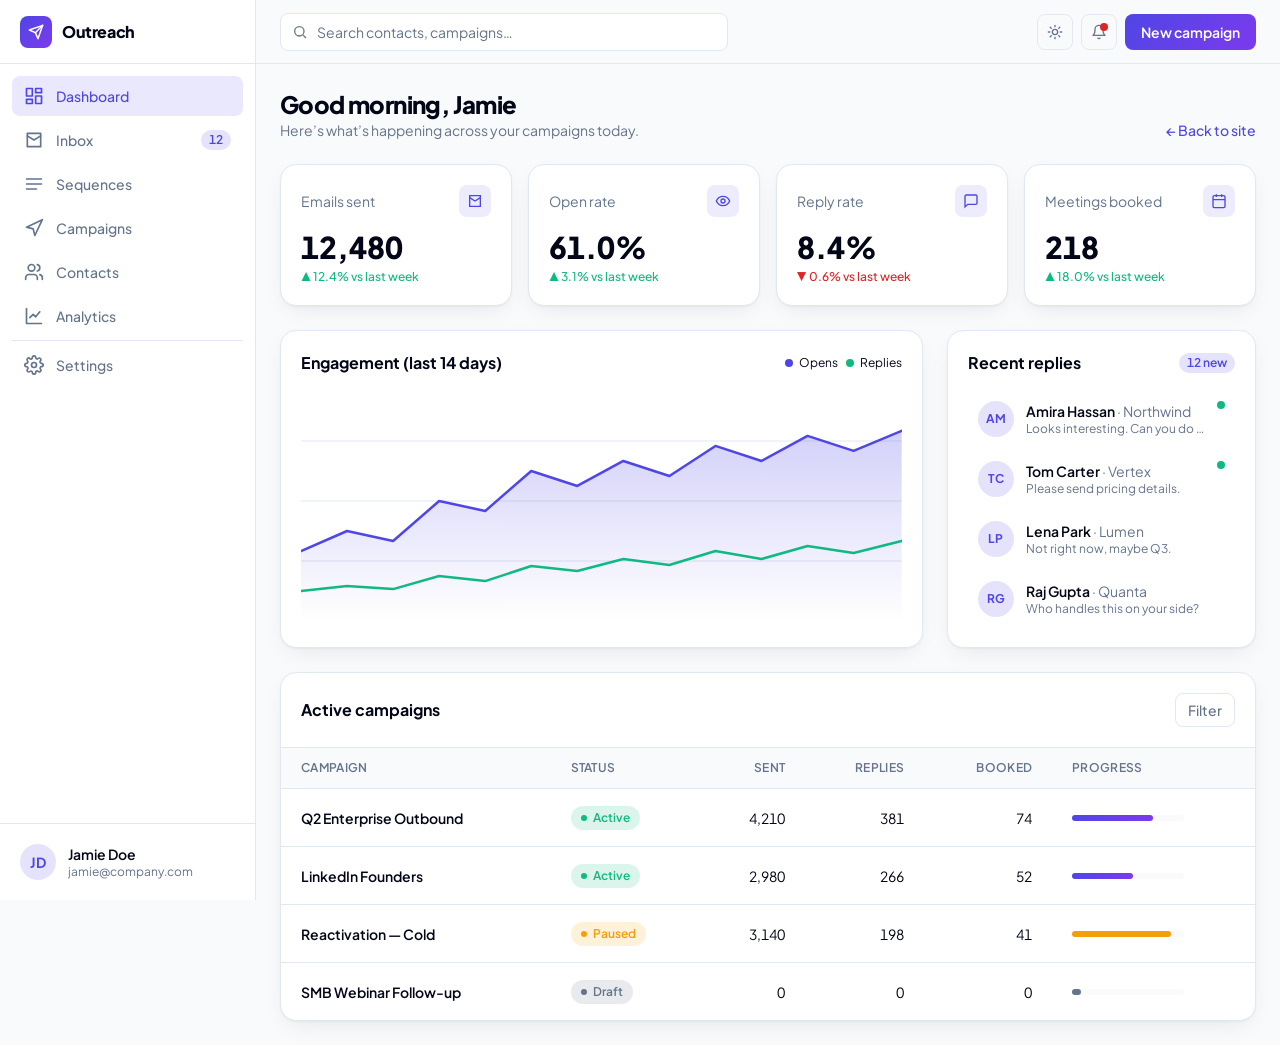
<file: reply-whitelabel/app.standalone.html>
<!DOCTYPE html>
<html lang="en">
<head>
  <meta charset="UTF-8" />
  <meta name="viewport" content="width=device-width, initial-scale=1.0" />
  <title>Outreach — Dashboard</title>
  <meta name="description" content="White-label sales engagement dashboard." />

  <!-- Same white-label tokens as the landing page -->
  <style>
    :root {
      --brand:         79 70 229;
      --brand-strong: 124 58 237;
      --brand-fg:     255 255 255;
      --bg:        248 250 252;
      --surface:   255 255 255;
      --surface-2: 248 250 252;
      --fg:          2   6  23;
      --muted-fg:  100 116 139;
      --border:    226 232 240;
      --ring:       79  70 229;
      --success:    16 185 129;
      --warning:   245 158  11;
      --danger:    220  38  38;
      --radius: 0.875rem;
      --font-sans: 'Plus Jakarta Sans', ui-sans-serif, system-ui, -apple-system, sans-serif;
    }
    html.dark {
      --bg:         2   6  23;
      --surface:   15  23  42;
      --surface-2: 30  41  59;
      --fg:       248 250 252;
      --muted-fg: 148 163 184;
      --border:    30  41  59;
      --brand:    129 140 248;
      --brand-strong: 167 139 250;
    }
    html { font-family: var(--font-sans); }
    body { background: rgb(var(--bg)); color: rgb(var(--fg)); }
    @media (prefers-reduced-motion: reduce) { * { animation-duration:.01ms!important; transition-duration:.01ms!important; } }
    .brand-gradient { background-image: linear-gradient(135deg, rgb(var(--brand)), rgb(var(--brand-strong))); }
    .brand-text { background-image: linear-gradient(135deg, rgb(var(--brand)), rgb(var(--brand-strong))); -webkit-background-clip:text; background-clip:text; color:transparent; }
    .nav-link[aria-current="page"] { background: rgb(var(--brand) / .12); color: rgb(var(--brand)); }
    .nav-link[aria-current="page"] svg { color: rgb(var(--brand)); }
  </style>

  <!-- Compiled Tailwind (self-contained, no CDN). Rebuild with the Tailwind CLI if you add classes. -->
  <style id="tw">
*,:after,:before{--tw-border-spacing-x:0;--tw-border-spacing-y:0;--tw-translate-x:0;--tw-translate-y:0;--tw-rotate:0;--tw-skew-x:0;--tw-skew-y:0;--tw-scale-x:1;--tw-scale-y:1;--tw-pan-x: ;--tw-pan-y: ;--tw-pinch-zoom: ;--tw-scroll-snap-strictness:proximity;--tw-gradient-from-position: ;--tw-gradient-via-position: ;--tw-gradient-to-position: ;--tw-ordinal: ;--tw-slashed-zero: ;--tw-numeric-figure: ;--tw-numeric-spacing: ;--tw-numeric-fraction: ;--tw-ring-inset: ;--tw-ring-offset-width:0px;--tw-ring-offset-color:#fff;--tw-ring-color:rgba(59,130,246,.5);--tw-ring-offset-shadow:0 0 #0000;--tw-ring-shadow:0 0 #0000;--tw-shadow:0 0 #0000;--tw-shadow-colored:0 0 #0000;--tw-blur: ;--tw-brightness: ;--tw-contrast: ;--tw-grayscale: ;--tw-hue-rotate: ;--tw-invert: ;--tw-saturate: ;--tw-sepia: ;--tw-drop-shadow: ;--tw-backdrop-blur: ;--tw-backdrop-brightness: ;--tw-backdrop-contrast: ;--tw-backdrop-grayscale: ;--tw-backdrop-hue-rotate: ;--tw-backdrop-invert: ;--tw-backdrop-opacity: ;--tw-backdrop-saturate: ;--tw-backdrop-sepia: ;--tw-contain-size: ;--tw-contain-layout: ;--tw-contain-paint: ;--tw-contain-style: }::backdrop{--tw-border-spacing-x:0;--tw-border-spacing-y:0;--tw-translate-x:0;--tw-translate-y:0;--tw-rotate:0;--tw-skew-x:0;--tw-skew-y:0;--tw-scale-x:1;--tw-scale-y:1;--tw-pan-x: ;--tw-pan-y: ;--tw-pinch-zoom: ;--tw-scroll-snap-strictness:proximity;--tw-gradient-from-position: ;--tw-gradient-via-position: ;--tw-gradient-to-position: ;--tw-ordinal: ;--tw-slashed-zero: ;--tw-numeric-figure: ;--tw-numeric-spacing: ;--tw-numeric-fraction: ;--tw-ring-inset: ;--tw-ring-offset-width:0px;--tw-ring-offset-color:#fff;--tw-ring-color:rgba(59,130,246,.5);--tw-ring-offset-shadow:0 0 #0000;--tw-ring-shadow:0 0 #0000;--tw-shadow:0 0 #0000;--tw-shadow-colored:0 0 #0000;--tw-blur: ;--tw-brightness: ;--tw-contrast: ;--tw-grayscale: ;--tw-hue-rotate: ;--tw-invert: ;--tw-saturate: ;--tw-sepia: ;--tw-drop-shadow: ;--tw-backdrop-blur: ;--tw-backdrop-brightness: ;--tw-backdrop-contrast: ;--tw-backdrop-grayscale: ;--tw-backdrop-hue-rotate: ;--tw-backdrop-invert: ;--tw-backdrop-opacity: ;--tw-backdrop-saturate: ;--tw-backdrop-sepia: ;--tw-contain-size: ;--tw-contain-layout: ;--tw-contain-paint: ;--tw-contain-style: }/*! tailwindcss v3.4.19 | MIT License | https://tailwindcss.com*/*,:after,:before{box-sizing:border-box;border:0 solid #e5e7eb}:after,:before{--tw-content:""}:host,html{line-height:1.5;-webkit-text-size-adjust:100%;-moz-tab-size:4;-o-tab-size:4;tab-size:4;font-family:Plus Jakarta Sans,ui-sans-serif,system-ui,sans-serif;font-feature-settings:normal;font-variation-settings:normal;-webkit-tap-highlight-color:transparent}body{margin:0;line-height:inherit}hr{height:0;color:inherit;border-top-width:1px}abbr:where([title]){-webkit-text-decoration:underline dotted;text-decoration:underline dotted}h1,h2,h3,h4,h5,h6{font-size:inherit;font-weight:inherit}a{color:inherit;text-decoration:inherit}b,strong{font-weight:bolder}code,kbd,pre,samp{font-family:ui-monospace,SFMono-Regular,Menlo,Monaco,Consolas,Liberation Mono,Courier New,monospace;font-feature-settings:normal;font-variation-settings:normal;font-size:1em}small{font-size:80%}sub,sup{font-size:75%;line-height:0;position:relative;vertical-align:baseline}sub{bottom:-.25em}sup{top:-.5em}table{text-indent:0;border-color:inherit;border-collapse:collapse}button,input,optgroup,select,textarea{font-family:inherit;font-feature-settings:inherit;font-variation-settings:inherit;font-size:100%;font-weight:inherit;line-height:inherit;letter-spacing:inherit;color:inherit;margin:0;padding:0}button,select{text-transform:none}button,input:where([type=button]),input:where([type=reset]),input:where([type=submit]){-webkit-appearance:button;background-color:transparent;background-image:none}:-moz-focusring{outline:auto}:-moz-ui-invalid{box-shadow:none}progress{vertical-align:baseline}::-webkit-inner-spin-button,::-webkit-outer-spin-button{height:auto}[type=search]{-webkit-appearance:textfield;outline-offset:-2px}::-webkit-search-decoration{-webkit-appearance:none}::-webkit-file-upload-button{-webkit-appearance:button;font:inherit}summary{display:list-item}blockquote,dd,dl,figure,h1,h2,h3,h4,h5,h6,hr,p,pre{margin:0}fieldset{margin:0}fieldset,legend{padding:0}menu,ol,ul{list-style:none;margin:0;padding:0}dialog{padding:0}textarea{resize:vertical}input::-moz-placeholder,textarea::-moz-placeholder{opacity:1;color:#9ca3af}input::placeholder,textarea::placeholder{opacity:1;color:#9ca3af}[role=button],button{cursor:pointer}:disabled{cursor:default}audio,canvas,embed,iframe,img,object,svg,video{display:block;vertical-align:middle}img,video{max-width:100%;height:auto}[hidden]:where(:not([hidden=until-found])){display:none}.sr-only{position:absolute;width:1px;height:1px;padding:0;margin:-1px;overflow:hidden;clip:rect(0,0,0,0);white-space:nowrap;border-width:0}.pointer-events-none{pointer-events:none}.fixed{position:fixed}.absolute{position:absolute}.relative{position:relative}.sticky{position:sticky}.inset-0{inset:0}.inset-x-0{left:0;right:0}.inset-y-0{top:0;bottom:0}.-top-3{top:-.75rem}.bottom-0{bottom:0}.left-0{left:0}.left-1\/2{left:50%}.left-3{left:.75rem}.right-2{right:.5rem}.top-0{top:0}.top-1\/2{top:50%}.top-2{top:.5rem}.top-\[-10rem\]{top:-10rem}.-z-10{z-index:-10}.z-20{z-index:20}.z-30{z-index:30}.z-40{z-index:40}.order-1{order:1}.order-2{order:2}.mx-auto{margin-left:auto;margin-right:auto}.my-3{margin-top:.75rem;margin-bottom:.75rem}.mb-1{margin-bottom:.25rem}.ml-3{margin-left:.75rem}.ml-auto{margin-left:auto}.mt-0\.5{margin-top:.125rem}.mt-1{margin-top:.25rem}.mt-10{margin-top:2.5rem}.mt-14{margin-top:3.5rem}.mt-2{margin-top:.5rem}.mt-3{margin-top:.75rem}.mt-4{margin-top:1rem}.mt-5{margin-top:1.25rem}.mt-6{margin-top:1.5rem}.mt-8{margin-top:2rem}.flex{display:flex}.inline-flex{display:inline-flex}.table{display:table}.grid{display:grid}.hidden{display:none}.h-1\.5{height:.375rem}.h-10{height:2.5rem}.h-11{height:2.75rem}.h-16{height:4rem}.h-2{height:.5rem}.h-2\.5{height:.625rem}.h-3\.5{height:.875rem}.h-4{height:1rem}.h-5{height:1.25rem}.h-56{height:14rem}.h-8{height:2rem}.h-9{height:2.25rem}.h-\[36rem\]{height:36rem}.min-h-dvh{min-height:100dvh}.w-1\.5{width:.375rem}.w-10{width:2.5rem}.w-11{width:2.75rem}.w-2{width:.5rem}.w-2\.5{width:.625rem}.w-28{width:7rem}.w-3\.5{width:.875rem}.w-4{width:1rem}.w-5{width:1.25rem}.w-64{width:16rem}.w-8{width:2rem}.w-9{width:2.25rem}.w-\[36rem\]{width:36rem}.w-full{width:100%}.min-w-0{min-width:0}.max-w-2xl{max-width:42rem}.max-w-3xl{max-width:48rem}.max-w-7xl{max-width:80rem}.max-w-\[85\%\]{max-width:85%}.max-w-md{max-width:28rem}.max-w-xl{max-width:36rem}.max-w-xs{max-width:20rem}.flex-1{flex:1 1 0%}.shrink-0{flex-shrink:0}.-translate-x-1\/2{--tw-translate-x:-50%}.-translate-x-1\/2,.-translate-x-full{transform:translate(var(--tw-translate-x),var(--tw-translate-y)) rotate(var(--tw-rotate)) skewX(var(--tw-skew-x)) skewY(var(--tw-skew-y)) scaleX(var(--tw-scale-x)) scaleY(var(--tw-scale-y))}.-translate-x-full{--tw-translate-x:-100%}.-translate-y-1\/2{--tw-translate-y:-50%}.-translate-y-1\/2,.transform{transform:translate(var(--tw-translate-x),var(--tw-translate-y)) rotate(var(--tw-rotate)) skewX(var(--tw-skew-x)) skewY(var(--tw-skew-y)) scaleX(var(--tw-scale-x)) scaleY(var(--tw-scale-y))}.cursor-pointer{cursor:pointer}.list-none{list-style-type:none}.grid-cols-3{grid-template-columns:repeat(3,minmax(0,1fr))}.flex-col{flex-direction:column}.flex-wrap{flex-wrap:wrap}.place-items-center{place-items:center}.items-start{align-items:flex-start}.items-end{align-items:flex-end}.items-center{align-items:center}.items-stretch{align-items:stretch}.justify-end{justify-content:flex-end}.justify-center{justify-content:center}.justify-between{justify-content:space-between}.gap-0\.5{gap:.125rem}.gap-1\.5{gap:.375rem}.gap-10{gap:2.5rem}.gap-12{gap:3rem}.gap-14{gap:3.5rem}.gap-2{gap:.5rem}.gap-2\.5{gap:.625rem}.gap-3{gap:.75rem}.gap-4{gap:1rem}.gap-5{gap:1.25rem}.gap-6{gap:1.5rem}.gap-8{gap:2rem}.gap-x-10{-moz-column-gap:2.5rem;column-gap:2.5rem}.gap-y-5{row-gap:1.25rem}.space-y-1>:not([hidden])~:not([hidden]){--tw-space-y-reverse:0;margin-top:calc(.25rem*(1 - var(--tw-space-y-reverse)));margin-bottom:calc(.25rem*var(--tw-space-y-reverse))}.space-y-2>:not([hidden])~:not([hidden]){--tw-space-y-reverse:0;margin-top:calc(.5rem*(1 - var(--tw-space-y-reverse)));margin-bottom:calc(.5rem*var(--tw-space-y-reverse))}.space-y-3>:not([hidden])~:not([hidden]){--tw-space-y-reverse:0;margin-top:calc(.75rem*(1 - var(--tw-space-y-reverse)));margin-bottom:calc(.75rem*var(--tw-space-y-reverse))}.space-y-4>:not([hidden])~:not([hidden]){--tw-space-y-reverse:0;margin-top:calc(1rem*(1 - var(--tw-space-y-reverse)));margin-bottom:calc(1rem*var(--tw-space-y-reverse))}.space-y-6>:not([hidden])~:not([hidden]){--tw-space-y-reverse:0;margin-top:calc(1.5rem*(1 - var(--tw-space-y-reverse)));margin-bottom:calc(1.5rem*var(--tw-space-y-reverse))}.divide-y>:not([hidden])~:not([hidden]){--tw-divide-y-reverse:0;border-top-width:calc(1px*(1 - var(--tw-divide-y-reverse)));border-bottom-width:calc(1px*var(--tw-divide-y-reverse))}.divide-line>:not([hidden])~:not([hidden]){--tw-divide-opacity:1;border-color:rgb(var(--border)/var(--tw-divide-opacity,1))}.overflow-hidden{overflow:hidden}.overflow-x-auto{overflow-x:auto}.scroll-smooth{scroll-behavior:smooth}.truncate{overflow:hidden;text-overflow:ellipsis;white-space:nowrap}.rounded-2xl{border-radius:1rem}.rounded-3xl{border-radius:1.5rem}.rounded-full{border-radius:9999px}.rounded-lg{border-radius:.5rem}.rounded-xl{border-radius:.75rem}.rounded-tl-sm{border-top-left-radius:.125rem}.rounded-tr-sm{border-top-right-radius:.125rem}.border{border-width:1px}.border-0{border-width:0}.border-2{border-width:2px}.border-y{border-top-width:1px}.border-b,.border-y{border-bottom-width:1px}.border-r{border-right-width:1px}.border-t{border-top-width:1px}.border-brand{--tw-border-opacity:1;border-color:rgb(var(--brand)/var(--tw-border-opacity,1))}.border-line{--tw-border-opacity:1;border-color:rgb(var(--border)/var(--tw-border-opacity,1))}.border-line\/70{border-color:rgb(var(--border)/.7)}.bg-bg\/80{background-color:rgb(var(--bg)/.8)}.bg-black\/40{background-color:rgba(0,0,0,.4)}.bg-brand{--tw-bg-opacity:1;background-color:rgb(var(--brand)/var(--tw-bg-opacity,1))}.bg-brand\/10{background-color:rgb(var(--brand)/.1)}.bg-brand\/15{background-color:rgb(var(--brand)/.15)}.bg-danger{--tw-bg-opacity:1;background-color:rgb(var(--danger)/var(--tw-bg-opacity,1))}.bg-danger\/70{background-color:rgb(var(--danger)/.7)}.bg-muted{--tw-bg-opacity:1;background-color:rgb(var(--muted-fg)/var(--tw-bg-opacity,1))}.bg-muted\/15{background-color:rgb(var(--muted-fg)/.15)}.bg-success{--tw-bg-opacity:1;background-color:rgb(var(--success)/var(--tw-bg-opacity,1))}.bg-success\/15{background-color:rgb(var(--success)/.15)}.bg-success\/70{background-color:rgb(var(--success)/.7)}.bg-surface{--tw-bg-opacity:1;background-color:rgb(var(--surface)/var(--tw-bg-opacity,1))}.bg-surface-2{--tw-bg-opacity:1;background-color:rgb(var(--surface-2)/var(--tw-bg-opacity,1))}.bg-surface\/50{background-color:rgb(var(--surface)/.5)}.bg-warning{--tw-bg-opacity:1;background-color:rgb(var(--warning)/var(--tw-bg-opacity,1))}.bg-warning\/15{background-color:rgb(var(--warning)/.15)}.bg-warning\/70{background-color:rgb(var(--warning)/.7)}.bg-white{--tw-bg-opacity:1;background-color:rgb(255 255 255/var(--tw-bg-opacity,1))}.p-2{padding:.5rem}.p-2\.5{padding:.625rem}.p-3{padding:.75rem}.p-4{padding:1rem}.p-5{padding:1.25rem}.p-6{padding:1.5rem}.p-7{padding:1.75rem}.px-2{padding-left:.5rem;padding-right:.5rem}.px-2\.5{padding-left:.625rem;padding-right:.625rem}.px-3{padding-left:.75rem;padding-right:.75rem}.px-4{padding-left:1rem;padding-right:1rem}.px-5{padding-left:1.25rem;padding-right:1.25rem}.px-6{padding-left:1.5rem;padding-right:1.5rem}.px-8{padding-left:2rem;padding-right:2rem}.py-0\.5{padding-top:.125rem;padding-bottom:.125rem}.py-1{padding-top:.25rem;padding-bottom:.25rem}.py-1\.5{padding-top:.375rem;padding-bottom:.375rem}.py-14{padding-top:3.5rem;padding-bottom:3.5rem}.py-16{padding-top:4rem;padding-bottom:4rem}.py-2{padding-top:.5rem;padding-bottom:.5rem}.py-2\.5{padding-top:.625rem;padding-bottom:.625rem}.py-20{padding-top:5rem;padding-bottom:5rem}.py-3{padding-top:.75rem;padding-bottom:.75rem}.py-3\.5{padding-top:.875rem;padding-bottom:.875rem}.py-4{padding-top:1rem;padding-bottom:1rem}.py-6{padding-top:1.5rem;padding-bottom:1.5rem}.py-8{padding-top:2rem;padding-bottom:2rem}.pl-9{padding-left:2.25rem}.pr-3{padding-right:.75rem}.text-left{text-align:left}.text-center{text-align:center}.text-right{text-align:right}.text-2xl{font-size:1.5rem;line-height:2rem}.text-3xl{font-size:1.875rem;line-height:2.25rem}.text-4xl{font-size:2.25rem;line-height:2.5rem}.text-\[11px\]{font-size:11px}.text-lg{font-size:1.125rem;line-height:1.75rem}.text-sm{font-size:.875rem;line-height:1.25rem}.text-xs{font-size:.75rem;line-height:1rem}.font-bold{font-weight:700}.font-extrabold{font-weight:800}.font-medium{font-weight:500}.font-normal{font-weight:400}.font-semibold{font-weight:600}.uppercase{text-transform:uppercase}.tabular-nums{--tw-numeric-spacing:tabular-nums;font-variant-numeric:var(--tw-ordinal) var(--tw-slashed-zero) var(--tw-numeric-figure) var(--tw-numeric-spacing) var(--tw-numeric-fraction)}.leading-\[1\.05\]{line-height:1.05}.leading-relaxed{line-height:1.625}.tracking-tight{letter-spacing:-.025em}.tracking-wide{letter-spacing:.025em}.tracking-widest{letter-spacing:.1em}.text-brand{--tw-text-opacity:1;color:rgb(var(--brand)/var(--tw-text-opacity,1))}.text-brand-fg{--tw-text-opacity:1;color:rgb(var(--brand-fg)/var(--tw-text-opacity,1))}.text-brand-fg\/85{color:rgb(var(--brand-fg)/.85)}.text-danger{--tw-text-opacity:1;color:rgb(var(--danger)/var(--tw-text-opacity,1))}.text-fg{--tw-text-opacity:1;color:rgb(var(--fg)/var(--tw-text-opacity,1))}.text-muted{--tw-text-opacity:1;color:rgb(var(--muted-fg)/var(--tw-text-opacity,1))}.text-success{--tw-text-opacity:1;color:rgb(var(--success)/var(--tw-text-opacity,1))}.text-warning{--tw-text-opacity:1;color:rgb(var(--warning)/var(--tw-text-opacity,1))}.antialiased{-webkit-font-smoothing:antialiased;-moz-osx-font-smoothing:grayscale}.opacity-70{opacity:.7}.opacity-80{opacity:.8}.opacity-\[0\.12\]{opacity:.12}.shadow-glow{--tw-shadow:0 20px 60px -20px rgba(79,70,229,.45);--tw-shadow-colored:0 20px 60px -20px var(--tw-shadow-color)}.shadow-glow,.shadow-soft{box-shadow:var(--tw-ring-offset-shadow,0 0 #0000),var(--tw-ring-shadow,0 0 #0000),var(--tw-shadow)}.shadow-soft{--tw-shadow:0 1px 2px rgba(2,6,23,.04),0 8px 24px -8px rgba(2,6,23,.1);--tw-shadow-colored:0 1px 2px var(--tw-shadow-color),0 8px 24px -8px var(--tw-shadow-color)}.ring{--tw-ring-offset-shadow:var(--tw-ring-inset) 0 0 0 var(--tw-ring-offset-width) var(--tw-ring-offset-color);--tw-ring-shadow:var(--tw-ring-inset) 0 0 0 calc(3px + var(--tw-ring-offset-width)) var(--tw-ring-color);box-shadow:var(--tw-ring-offset-shadow),var(--tw-ring-shadow),var(--tw-shadow,0 0 #0000)}.blur-3xl{--tw-blur:blur(64px);filter:var(--tw-blur) var(--tw-brightness) var(--tw-contrast) var(--tw-grayscale) var(--tw-hue-rotate) var(--tw-invert) var(--tw-saturate) var(--tw-sepia) var(--tw-drop-shadow)}.backdrop-blur-xl{--tw-backdrop-blur:blur(24px);-webkit-backdrop-filter:var(--tw-backdrop-blur) var(--tw-backdrop-brightness) var(--tw-backdrop-contrast) var(--tw-backdrop-grayscale) var(--tw-backdrop-hue-rotate) var(--tw-backdrop-invert) var(--tw-backdrop-opacity) var(--tw-backdrop-saturate) var(--tw-backdrop-sepia);backdrop-filter:var(--tw-backdrop-blur) var(--tw-backdrop-brightness) var(--tw-backdrop-contrast) var(--tw-backdrop-grayscale) var(--tw-backdrop-hue-rotate) var(--tw-backdrop-invert) var(--tw-backdrop-opacity) var(--tw-backdrop-saturate) var(--tw-backdrop-sepia)}.transition{transition-property:color,background-color,border-color,text-decoration-color,fill,stroke,opacity,box-shadow,transform,filter,-webkit-backdrop-filter;transition-property:color,background-color,border-color,text-decoration-color,fill,stroke,opacity,box-shadow,transform,filter,backdrop-filter;transition-property:color,background-color,border-color,text-decoration-color,fill,stroke,opacity,box-shadow,transform,filter,backdrop-filter,-webkit-backdrop-filter;transition-timing-function:cubic-bezier(.4,0,.2,1);transition-duration:.15s}.transition-colors{transition-property:color,background-color,border-color,text-decoration-color,fill,stroke;transition-timing-function:cubic-bezier(.4,0,.2,1);transition-duration:.15s}.transition-transform{transition-property:transform;transition-timing-function:cubic-bezier(.4,0,.2,1);transition-duration:.15s}.selection\:bg-brand\/20 ::-moz-selection{background-color:rgb(var(--brand)/.2)}.selection\:bg-brand\/20 ::selection{background-color:rgb(var(--brand)/.2)}.selection\:bg-brand\/20::-moz-selection{background-color:rgb(var(--brand)/.2)}.selection\:bg-brand\/20::selection{background-color:rgb(var(--brand)/.2)}.placeholder\:text-muted::-moz-placeholder{--tw-text-opacity:1;color:rgb(var(--muted-fg)/var(--tw-text-opacity,1))}.placeholder\:text-muted::placeholder{--tw-text-opacity:1;color:rgb(var(--muted-fg)/var(--tw-text-opacity,1))}.hover\:-translate-y-1:hover{--tw-translate-y:-0.25rem}.hover\:-translate-y-1:hover,.hover\:scale-\[1\.02\]:hover{transform:translate(var(--tw-translate-x),var(--tw-translate-y)) rotate(var(--tw-rotate)) skewX(var(--tw-skew-x)) skewY(var(--tw-skew-y)) scaleX(var(--tw-scale-x)) scaleY(var(--tw-scale-y))}.hover\:scale-\[1\.02\]:hover{--tw-scale-x:1.02;--tw-scale-y:1.02}.hover\:scale-\[1\.03\]:hover{--tw-scale-x:1.03;--tw-scale-y:1.03;transform:translate(var(--tw-translate-x),var(--tw-translate-y)) rotate(var(--tw-rotate)) skewX(var(--tw-skew-x)) skewY(var(--tw-skew-y)) scaleX(var(--tw-scale-x)) scaleY(var(--tw-scale-y))}.hover\:bg-bg:hover{--tw-bg-opacity:1;background-color:rgb(var(--bg)/var(--tw-bg-opacity,1))}.hover\:bg-surface-2:hover{--tw-bg-opacity:1;background-color:rgb(var(--surface-2)/var(--tw-bg-opacity,1))}.hover\:text-fg:hover{--tw-text-opacity:1;color:rgb(var(--fg)/var(--tw-text-opacity,1))}.hover\:underline:hover{text-decoration-line:underline}.focus\:not-sr-only:focus{position:static;width:auto;height:auto;padding:0;margin:0;overflow:visible;clip:auto;white-space:normal}.focus\:absolute:focus{position:absolute}.focus\:left-3:focus{left:.75rem}.focus\:top-3:focus{top:.75rem}.focus\:z-50:focus{z-index:50}.focus\:rounded-lg:focus{border-radius:.5rem}.focus\:bg-brand:focus{--tw-bg-opacity:1;background-color:rgb(var(--brand)/var(--tw-bg-opacity,1))}.focus\:px-4:focus{padding-left:1rem;padding-right:1rem}.focus\:py-2:focus{padding-top:.5rem;padding-bottom:.5rem}.focus\:text-brand-fg:focus{--tw-text-opacity:1;color:rgb(var(--brand-fg)/var(--tw-text-opacity,1))}.focus\:outline-none:focus{outline:2px solid transparent;outline-offset:2px}.focus\:ring-4:focus{--tw-ring-offset-shadow:var(--tw-ring-inset) 0 0 0 var(--tw-ring-offset-width) var(--tw-ring-offset-color);--tw-ring-shadow:var(--tw-ring-inset) 0 0 0 calc(4px + var(--tw-ring-offset-width)) var(--tw-ring-color);box-shadow:var(--tw-ring-offset-shadow),var(--tw-ring-shadow),var(--tw-shadow,0 0 #0000)}.focus\:ring-brand\/20:focus{--tw-ring-color:rgb(var(--brand)/0.2)}.focus\:ring-white\/30:focus{--tw-ring-color:hsla(0,0%,100%,.3)}.active\:scale-95:active{--tw-scale-x:.95;--tw-scale-y:.95}.active\:scale-95:active,.group[open] .group-open\:rotate-180{transform:translate(var(--tw-translate-x),var(--tw-translate-y)) rotate(var(--tw-rotate)) skewX(var(--tw-skew-x)) skewY(var(--tw-skew-y)) scaleX(var(--tw-scale-x)) scaleY(var(--tw-scale-y))}.group[open] .group-open\:rotate-180{--tw-rotate:180deg}.dark\:block:is(.dark *){display:block}.dark\:hidden:is(.dark *){display:none}@media (min-width:640px){.sm\:block{display:block}.sm\:inline-block{display:inline-block}.sm\:grid-cols-2{grid-template-columns:repeat(2,minmax(0,1fr))}.sm\:flex-row{flex-direction:row}.sm\:p-6{padding:1.5rem}.sm\:px-6{padding-left:1.5rem;padding-right:1.5rem}.sm\:px-8{padding-left:2rem;padding-right:2rem}.sm\:text-4xl{font-size:2.25rem;line-height:2.5rem}.sm\:text-5xl{font-size:3rem;line-height:1}}@media (min-width:768px){.md\:col-span-2{grid-column:span 2/span 2}.md\:flex{display:flex}.md\:grid-cols-3{grid-template-columns:repeat(3,minmax(0,1fr))}.md\:grid-cols-5{grid-template-columns:repeat(5,minmax(0,1fr))}}@media (min-width:1024px){.lg\:order-1{order:1}.lg\:order-2{order:2}.lg\:col-span-2{grid-column:span 2/span 2}.lg\:hidden{display:none}.lg\:translate-x-0{--tw-translate-x:0px;transform:translate(var(--tw-translate-x),var(--tw-translate-y)) rotate(var(--tw-rotate)) skewX(var(--tw-skew-x)) skewY(var(--tw-skew-y)) scaleX(var(--tw-scale-x)) scaleY(var(--tw-scale-y))}.lg\:grid-cols-2{grid-template-columns:repeat(2,minmax(0,1fr))}.lg\:grid-cols-3{grid-template-columns:repeat(3,minmax(0,1fr))}.lg\:py-24{padding-top:6rem;padding-bottom:6rem}.lg\:py-28{padding-top:7rem;padding-bottom:7rem}.lg\:pl-64{padding-left:16rem}.lg\:text-6xl{font-size:3.75rem;line-height:1}}@media (min-width:1280px){.xl\:grid-cols-4{grid-template-columns:repeat(4,minmax(0,1fr))}}
</style>
  <link rel="preconnect" href="https://fonts.googleapis.com">
  <link rel="preconnect" href="https://fonts.gstatic.com" crossorigin>
  <link href="https://fonts.googleapis.com/css2?family=Plus+Jakarta+Sans:wght@300;400;500;600;700;800&display=swap" rel="stylesheet">
</head>

<body class="antialiased">
  <div class="flex min-h-dvh">

    <!-- ================= SIDEBAR ================= -->
    <aside id="sidebar" class="fixed inset-y-0 left-0 z-40 w-64 -translate-x-full border-r border-line bg-surface transition-transform lg:translate-x-0">
      <div class="flex h-16 items-center gap-2.5 border-b border-line px-5">
        <span class="grid h-8 w-8 place-items-center rounded-lg brand-gradient text-brand-fg"><svg class="h-4 w-4" viewBox="0 0 24 24" fill="none" stroke="currentColor" stroke-width="2.2" stroke-linecap="round" stroke-linejoin="round"><path d="M22 2 11 13"/><path d="M22 2 15 22l-4-9-9-4Z"/></svg></span>
        <span class="font-extrabold tracking-tight">Outreach</span>
      </div>
      <nav class="space-y-1 p-3" aria-label="Sidebar">
        <a href="#" aria-current="page" class="nav-link flex items-center gap-3 rounded-lg px-3 py-2.5 text-sm font-medium text-muted transition-colors hover:bg-surface-2 hover:text-fg">
          <svg class="h-5 w-5" viewBox="0 0 24 24" fill="none" stroke="currentColor" stroke-width="2" stroke-linecap="round" stroke-linejoin="round"><rect x="3" y="3" width="7" height="9"/><rect x="14" y="3" width="7" height="5"/><rect x="14" y="12" width="7" height="9"/><rect x="3" y="16" width="7" height="5"/></svg> Dashboard
        </a>
        <a href="#" class="nav-link flex items-center gap-3 rounded-lg px-3 py-2.5 text-sm font-medium text-muted transition-colors hover:bg-surface-2 hover:text-fg">
          <svg class="h-5 w-5" viewBox="0 0 24 24" fill="none" stroke="currentColor" stroke-width="2" stroke-linecap="round" stroke-linejoin="round"><path d="M4 4h16v16H4z"/><path d="m4 7 8 5 8-5"/></svg> Inbox
          <span class="ml-auto rounded-full bg-brand/15 px-2 py-0.5 text-xs font-semibold text-brand tabular-nums">12</span>
        </a>
        <a href="#" class="nav-link flex items-center gap-3 rounded-lg px-3 py-2.5 text-sm font-medium text-muted transition-colors hover:bg-surface-2 hover:text-fg">
          <svg class="h-5 w-5" viewBox="0 0 24 24" fill="none" stroke="currentColor" stroke-width="2" stroke-linecap="round" stroke-linejoin="round"><path d="M3 6h18M3 12h18M3 18h12"/></svg> Sequences
        </a>
        <a href="#" class="nav-link flex items-center gap-3 rounded-lg px-3 py-2.5 text-sm font-medium text-muted transition-colors hover:bg-surface-2 hover:text-fg">
          <svg class="h-5 w-5" viewBox="0 0 24 24" fill="none" stroke="currentColor" stroke-width="2" stroke-linecap="round" stroke-linejoin="round"><path d="m3 11 19-9-9 19-2-8-8-2Z"/></svg> Campaigns
        </a>
        <a href="#" class="nav-link flex items-center gap-3 rounded-lg px-3 py-2.5 text-sm font-medium text-muted transition-colors hover:bg-surface-2 hover:text-fg">
          <svg class="h-5 w-5" viewBox="0 0 24 24" fill="none" stroke="currentColor" stroke-width="2" stroke-linecap="round" stroke-linejoin="round"><path d="M16 21v-2a4 4 0 0 0-4-4H6a4 4 0 0 0-4 4v2"/><circle cx="9" cy="7" r="4"/><path d="M22 21v-2a4 4 0 0 0-3-3.87M16 3.13a4 4 0 0 1 0 7.75"/></svg> Contacts
        </a>
        <a href="#" class="nav-link flex items-center gap-3 rounded-lg px-3 py-2.5 text-sm font-medium text-muted transition-colors hover:bg-surface-2 hover:text-fg">
          <svg class="h-5 w-5" viewBox="0 0 24 24" fill="none" stroke="currentColor" stroke-width="2" stroke-linecap="round" stroke-linejoin="round"><path d="M3 3v18h18"/><path d="m7 14 4-4 3 3 5-6"/></svg> Analytics
        </a>
        <div class="my-3 border-t border-line"></div>
        <a href="#" class="nav-link flex items-center gap-3 rounded-lg px-3 py-2.5 text-sm font-medium text-muted transition-colors hover:bg-surface-2 hover:text-fg">
          <svg class="h-5 w-5" viewBox="0 0 24 24" fill="none" stroke="currentColor" stroke-width="2" stroke-linecap="round" stroke-linejoin="round"><circle cx="12" cy="12" r="3"/><path d="M19.4 15a1.65 1.65 0 0 0 .33 1.82l.06.06a2 2 0 1 1-2.83 2.83l-.06-.06a1.65 1.65 0 0 0-1.82-.33 1.65 1.65 0 0 0-1 1.51V21a2 2 0 0 1-4 0v-.09A1.65 1.65 0 0 0 9 19.4a1.65 1.65 0 0 0-1.82.33l-.06.06a2 2 0 1 1-2.83-2.83l.06-.06a1.65 1.65 0 0 0 .33-1.82 1.65 1.65 0 0 0-1.51-1H3a2 2 0 0 1 0-4h.09A1.65 1.65 0 0 0 4.6 9a1.65 1.65 0 0 0-.33-1.82l-.06-.06a2 2 0 1 1 2.83-2.83l.06.06a1.65 1.65 0 0 0 1.82.33H9a1.65 1.65 0 0 0 1-1.51V3a2 2 0 0 1 4 0v.09a1.65 1.65 0 0 0 1 1.51 1.65 1.65 0 0 0 1.82-.33l.06-.06a2 2 0 1 1 2.83 2.83l-.06.06a1.65 1.65 0 0 0-.33 1.82V9a1.65 1.65 0 0 0 1.51 1H21a2 2 0 0 1 0 4h-.09a1.65 1.65 0 0 0-1.51 1Z"/></svg> Settings
        </a>
      </nav>
      <div class="absolute inset-x-0 bottom-0 border-t border-line p-3">
        <div class="flex items-center gap-3 rounded-lg p-2">
          <span class="grid h-9 w-9 place-items-center rounded-full bg-brand/15 text-sm font-bold text-brand">JD</span>
          <div class="min-w-0"><p class="truncate text-sm font-semibold">Jamie Doe</p><p class="truncate text-xs text-muted">jamie@company.com</p></div>
        </div>
      </div>
    </aside>

    <!-- backdrop for mobile sidebar -->
    <div id="backdrop" class="fixed inset-0 z-30 hidden bg-black/40 lg:hidden"></div>

    <!-- ================= MAIN ================= -->
    <div class="flex min-w-0 flex-1 flex-col lg:pl-64">

      <!-- Topbar -->
      <header class="sticky top-0 z-20 flex h-16 items-center gap-3 border-b border-line bg-bg/80 px-4 backdrop-blur-xl sm:px-6">
        <button id="menu-btn" class="grid h-9 w-9 place-items-center rounded-lg border border-line text-muted hover:bg-surface-2 lg:hidden" aria-label="Open menu">
          <svg class="h-5 w-5" viewBox="0 0 24 24" fill="none" stroke="currentColor" stroke-width="2" stroke-linecap="round"><path d="M3 6h18M3 12h18M3 18h18"/></svg>
        </button>
        <div class="relative hidden flex-1 sm:block">
          <svg class="pointer-events-none absolute left-3 top-1/2 h-4 w-4 -translate-y-1/2 text-muted" viewBox="0 0 24 24" fill="none" stroke="currentColor" stroke-width="2"><circle cx="11" cy="11" r="7"/><path d="m21 21-4.3-4.3"/></svg>
          <label for="search" class="sr-only">Search</label>
          <input id="search" type="search" placeholder="Search contacts, campaigns…" class="w-full max-w-md rounded-lg border border-line bg-surface py-2 pl-9 pr-3 text-sm placeholder:text-muted focus:outline-none focus:ring-4 focus:ring-brand/20" />
        </div>
        <div class="ml-auto flex items-center gap-2">
          <button id="theme-toggle" class="grid h-9 w-9 place-items-center rounded-lg border border-line text-muted hover:bg-surface-2" aria-label="Toggle dark mode">
            <svg class="h-4 w-4 dark:hidden" viewBox="0 0 24 24" fill="none" stroke="currentColor" stroke-width="2" stroke-linecap="round" stroke-linejoin="round"><circle cx="12" cy="12" r="4"/><path d="M12 2v2M12 20v2M4.9 4.9l1.4 1.4M17.7 17.7l1.4 1.4M2 12h2M20 12h2M4.9 19.1l1.4-1.4M17.7 6.3l1.4-1.4"/></svg>
            <svg class="hidden h-4 w-4 dark:block" viewBox="0 0 24 24" fill="none" stroke="currentColor" stroke-width="2" stroke-linecap="round" stroke-linejoin="round"><path d="M12 3a6 6 0 0 0 9 9 9 9 0 1 1-9-9Z"/></svg>
          </button>
          <button class="relative grid h-9 w-9 place-items-center rounded-lg border border-line text-muted hover:bg-surface-2" aria-label="Notifications">
            <svg class="h-4 w-4" viewBox="0 0 24 24" fill="none" stroke="currentColor" stroke-width="2" stroke-linecap="round" stroke-linejoin="round"><path d="M6 8a6 6 0 0 1 12 0c0 7 3 9 3 9H3s3-2 3-9"/><path d="M10.3 21a1.94 1.94 0 0 0 3.4 0"/></svg>
            <span class="absolute right-2 top-2 h-2 w-2 rounded-full bg-danger"></span>
          </button>
          <a href="#" class="hidden rounded-lg brand-gradient px-4 py-2 text-sm font-semibold text-brand-fg shadow-glow transition-transform hover:scale-[1.03] active:scale-95 sm:inline-block">New campaign</a>
        </div>
      </header>

      <!-- Page body -->
      <main class="flex-1 space-y-6 p-4 sm:p-6">

        <div class="flex flex-wrap items-end justify-between gap-3">
          <div>
            <h1 class="text-2xl font-extrabold tracking-tight">Good morning, Jamie</h1>
            <p class="text-sm text-muted">Here’s what’s happening across your campaigns today.</p>
          </div>
          <a href="index.standalone.html" class="text-sm font-medium text-brand hover:underline">← Back to site</a>
        </div>

        <!-- KPI cards -->
        <section class="grid gap-4 sm:grid-cols-2 xl:grid-cols-4">
          <div class="rounded-2xl border border-line bg-surface p-5 shadow-soft">
            <div class="flex items-center justify-between"><p class="text-sm text-muted">Emails sent</p><span class="grid h-8 w-8 place-items-center rounded-lg bg-brand/10 text-brand"><svg class="h-4 w-4" viewBox="0 0 24 24" fill="none" stroke="currentColor" stroke-width="2"><path d="M4 4h16v16H4z"/><path d="m4 7 8 5 8-5"/></svg></span></div>
            <p class="mt-3 text-3xl font-extrabold tabular-nums">12,480</p>
            <p class="mt-1 text-xs font-medium text-success">▲ 12.4% vs last week</p>
          </div>
          <div class="rounded-2xl border border-line bg-surface p-5 shadow-soft">
            <div class="flex items-center justify-between"><p class="text-sm text-muted">Open rate</p><span class="grid h-8 w-8 place-items-center rounded-lg bg-brand/10 text-brand"><svg class="h-4 w-4" viewBox="0 0 24 24" fill="none" stroke="currentColor" stroke-width="2"><path d="M2 12s3-7 10-7 10 7 10 7-3 7-10 7-10-7-10-7Z"/><circle cx="12" cy="12" r="3"/></svg></span></div>
            <p class="mt-3 text-3xl font-extrabold tabular-nums">61.0%</p>
            <p class="mt-1 text-xs font-medium text-success">▲ 3.1% vs last week</p>
          </div>
          <div class="rounded-2xl border border-line bg-surface p-5 shadow-soft">
            <div class="flex items-center justify-between"><p class="text-sm text-muted">Reply rate</p><span class="grid h-8 w-8 place-items-center rounded-lg bg-brand/10 text-brand"><svg class="h-4 w-4" viewBox="0 0 24 24" fill="none" stroke="currentColor" stroke-width="2"><path d="M21 15a2 2 0 0 1-2 2H7l-4 4V5a2 2 0 0 1 2-2h14a2 2 0 0 1 2 2Z"/></svg></span></div>
            <p class="mt-3 text-3xl font-extrabold tabular-nums">8.4%</p>
            <p class="mt-1 text-xs font-medium text-danger">▼ 0.6% vs last week</p>
          </div>
          <div class="rounded-2xl border border-line bg-surface p-5 shadow-soft">
            <div class="flex items-center justify-between"><p class="text-sm text-muted">Meetings booked</p><span class="grid h-8 w-8 place-items-center rounded-lg bg-brand/10 text-brand"><svg class="h-4 w-4" viewBox="0 0 24 24" fill="none" stroke="currentColor" stroke-width="2"><rect x="3" y="4" width="18" height="18" rx="2"/><path d="M16 2v4M8 2v4M3 10h18"/></svg></span></div>
            <p class="mt-3 text-3xl font-extrabold tabular-nums">218</p>
            <p class="mt-1 text-xs font-medium text-success">▲ 18.0% vs last week</p>
          </div>
        </section>

        <!-- Chart + Inbox -->
        <section class="grid gap-6 lg:grid-cols-3">
          <!-- chart -->
          <div class="rounded-2xl border border-line bg-surface p-5 shadow-soft lg:col-span-2">
            <div class="flex items-center justify-between">
              <h2 class="font-bold">Engagement (last 14 days)</h2>
              <div class="flex gap-2 text-xs">
                <span class="inline-flex items-center gap-1.5"><span class="h-2 w-2 rounded-full bg-brand"></span>Opens</span>
                <span class="inline-flex items-center gap-1.5"><span class="h-2 w-2 rounded-full bg-success"></span>Replies</span>
              </div>
            </div>
            <div class="mt-6">
              <svg viewBox="0 0 600 220" class="h-56 w-full" role="img" aria-label="Line chart of opens and replies over the last 14 days">
                <defs>
                  <linearGradient id="fillBrand" x1="0" y1="0" x2="0" y2="1"><stop offset="0%" stop-color="rgb(var(--brand))" stop-opacity="0.25"/><stop offset="100%" stop-color="rgb(var(--brand))" stop-opacity="0"/></linearGradient>
                </defs>
                <!-- gridlines -->
                <g stroke="rgb(var(--border))" stroke-width="1">
                  <line x1="0" y1="40" x2="600" y2="40"/><line x1="0" y1="100" x2="600" y2="100"/><line x1="0" y1="160" x2="600" y2="160"/>
                </g>
                <!-- opens area + line -->
                <path d="M0,150 L46,130 92,140 138,100 184,110 230,70 276,85 322,60 368,75 414,45 460,60 506,35 552,50 600,30 L600,220 L0,220 Z" fill="url(#fillBrand)"/>
                <path d="M0,150 L46,130 92,140 138,100 184,110 230,70 276,85 322,60 368,75 414,45 460,60 506,35 552,50 600,30" fill="none" stroke="rgb(var(--brand))" stroke-width="2.5" stroke-linejoin="round" stroke-linecap="round"/>
                <!-- replies line -->
                <path d="M0,190 L46,185 92,188 138,175 184,180 230,165 276,170 322,158 368,164 414,150 460,158 506,145 552,152 600,140" fill="none" stroke="rgb(var(--success))" stroke-width="2.5" stroke-linejoin="round" stroke-linecap="round"/>
              </svg>
            </div>
          </div>

          <!-- inbox -->
          <div class="rounded-2xl border border-line bg-surface p-5 shadow-soft">
            <div class="flex items-center justify-between"><h2 class="font-bold">Recent replies</h2><span class="rounded-full bg-brand/15 px-2 py-0.5 text-xs font-semibold text-brand tabular-nums">12 new</span></div>
            <ul class="mt-4 space-y-1">
              <li class="flex items-start gap-3 rounded-lg p-2.5 transition-colors hover:bg-surface-2">
                <span class="grid h-9 w-9 shrink-0 place-items-center rounded-full bg-brand/15 text-xs font-bold text-brand">AM</span>
                <div class="min-w-0"><p class="truncate text-sm font-semibold">Amira Hassan <span class="font-normal text-muted">· Northwind</span></p><p class="truncate text-xs text-muted">Looks interesting. Can you do a call Thursday?</p></div>
                <span class="ml-auto h-2 w-2 shrink-0 rounded-full bg-success"></span>
              </li>
              <li class="flex items-start gap-3 rounded-lg p-2.5 transition-colors hover:bg-surface-2">
                <span class="grid h-9 w-9 shrink-0 place-items-center rounded-full bg-brand/15 text-xs font-bold text-brand">TC</span>
                <div class="min-w-0"><p class="truncate text-sm font-semibold">Tom Carter <span class="font-normal text-muted">· Vertex</span></p><p class="truncate text-xs text-muted">Please send pricing details.</p></div>
                <span class="ml-auto h-2 w-2 shrink-0 rounded-full bg-success"></span>
              </li>
              <li class="flex items-start gap-3 rounded-lg p-2.5 transition-colors hover:bg-surface-2">
                <span class="grid h-9 w-9 shrink-0 place-items-center rounded-full bg-brand/15 text-xs font-bold text-brand">LP</span>
                <div class="min-w-0"><p class="truncate text-sm font-semibold">Lena Park <span class="font-normal text-muted">· Lumen</span></p><p class="truncate text-xs text-muted">Not right now, maybe Q3.</p></div>
              </li>
              <li class="flex items-start gap-3 rounded-lg p-2.5 transition-colors hover:bg-surface-2">
                <span class="grid h-9 w-9 shrink-0 place-items-center rounded-full bg-brand/15 text-xs font-bold text-brand">RG</span>
                <div class="min-w-0"><p class="truncate text-sm font-semibold">Raj Gupta <span class="font-normal text-muted">· Quanta</span></p><p class="truncate text-xs text-muted">Who handles this on your side?</p></div>
              </li>
            </ul>
          </div>
        </section>

        <!-- Campaigns table -->
        <section class="rounded-2xl border border-line bg-surface shadow-soft">
          <div class="flex items-center justify-between p-5">
            <h2 class="font-bold">Active campaigns</h2>
            <button class="rounded-lg border border-line px-3 py-1.5 text-sm font-medium text-muted hover:bg-surface-2">Filter</button>
          </div>
          <div class="overflow-x-auto">
            <table class="w-full text-left text-sm">
              <thead class="border-y border-line bg-surface-2 text-xs uppercase tracking-wide text-muted">
                <tr>
                  <th scope="col" class="px-5 py-3 font-semibold">Campaign</th>
                  <th scope="col" class="px-5 py-3 font-semibold">Status</th>
                  <th scope="col" class="px-5 py-3 font-semibold text-right">Sent</th>
                  <th scope="col" class="px-5 py-3 font-semibold text-right">Replies</th>
                  <th scope="col" class="px-5 py-3 font-semibold text-right">Booked</th>
                  <th scope="col" class="px-5 py-3 font-semibold">Progress</th>
                </tr>
              </thead>
              <tbody class="divide-y divide-line">
                <tr class="transition-colors hover:bg-surface-2">
                  <td class="px-5 py-4 font-semibold">Q2 Enterprise Outbound</td>
                  <td class="px-5 py-4"><span class="inline-flex items-center gap-1.5 rounded-full bg-success/15 px-2.5 py-1 text-xs font-semibold text-success"><span class="h-1.5 w-1.5 rounded-full bg-success"></span>Active</span></td>
                  <td class="px-5 py-4 text-right tabular-nums">4,210</td>
                  <td class="px-5 py-4 text-right tabular-nums">381</td>
                  <td class="px-5 py-4 text-right tabular-nums">74</td>
                  <td class="px-5 py-4"><div class="h-1.5 w-28 rounded-full bg-surface-2"><div class="h-1.5 rounded-full brand-gradient" style="width:72%"></div></div></td>
                </tr>
                <tr class="transition-colors hover:bg-surface-2">
                  <td class="px-5 py-4 font-semibold">LinkedIn Founders</td>
                  <td class="px-5 py-4"><span class="inline-flex items-center gap-1.5 rounded-full bg-success/15 px-2.5 py-1 text-xs font-semibold text-success"><span class="h-1.5 w-1.5 rounded-full bg-success"></span>Active</span></td>
                  <td class="px-5 py-4 text-right tabular-nums">2,980</td>
                  <td class="px-5 py-4 text-right tabular-nums">266</td>
                  <td class="px-5 py-4 text-right tabular-nums">52</td>
                  <td class="px-5 py-4"><div class="h-1.5 w-28 rounded-full bg-surface-2"><div class="h-1.5 rounded-full brand-gradient" style="width:54%"></div></div></td>
                </tr>
                <tr class="transition-colors hover:bg-surface-2">
                  <td class="px-5 py-4 font-semibold">Reactivation — Cold</td>
                  <td class="px-5 py-4"><span class="inline-flex items-center gap-1.5 rounded-full bg-warning/15 px-2.5 py-1 text-xs font-semibold text-warning"><span class="h-1.5 w-1.5 rounded-full bg-warning"></span>Paused</span></td>
                  <td class="px-5 py-4 text-right tabular-nums">3,140</td>
                  <td class="px-5 py-4 text-right tabular-nums">198</td>
                  <td class="px-5 py-4 text-right tabular-nums">41</td>
                  <td class="px-5 py-4"><div class="h-1.5 w-28 rounded-full bg-surface-2"><div class="h-1.5 rounded-full bg-warning" style="width:88%"></div></div></td>
                </tr>
                <tr class="transition-colors hover:bg-surface-2">
                  <td class="px-5 py-4 font-semibold">SMB Webinar Follow-up</td>
                  <td class="px-5 py-4"><span class="inline-flex items-center gap-1.5 rounded-full bg-muted/15 px-2.5 py-1 text-xs font-semibold text-muted"><span class="h-1.5 w-1.5 rounded-full bg-muted"></span>Draft</span></td>
                  <td class="px-5 py-4 text-right tabular-nums">0</td>
                  <td class="px-5 py-4 text-right tabular-nums">0</td>
                  <td class="px-5 py-4 text-right tabular-nums">0</td>
                  <td class="px-5 py-4"><div class="h-1.5 w-28 rounded-full bg-surface-2"><div class="h-1.5 rounded-full bg-muted" style="width:8%"></div></div></td>
                </tr>
              </tbody>
            </table>
          </div>
        </section>

      </main>
    </div>
  </div>

  <script>
    const root = document.documentElement;
    const saved = localStorage.getItem('theme');
    if (saved === 'dark' || (!saved && matchMedia('(prefers-color-scheme: dark)').matches)) root.classList.add('dark');
    document.getElementById('theme-toggle').addEventListener('click', () => {
      root.classList.toggle('dark');
      localStorage.setItem('theme', root.classList.contains('dark') ? 'dark' : 'light');
    });

    // Mobile sidebar
    const sidebar = document.getElementById('sidebar');
    const backdrop = document.getElementById('backdrop');
    const open = () => { sidebar.classList.remove('-translate-x-full'); backdrop.classList.remove('hidden'); };
    const close = () => { sidebar.classList.add('-translate-x-full'); backdrop.classList.add('hidden'); };
    document.getElementById('menu-btn').addEventListener('click', open);
    backdrop.addEventListener('click', close);
  </script>
</body>
</html>
</file>
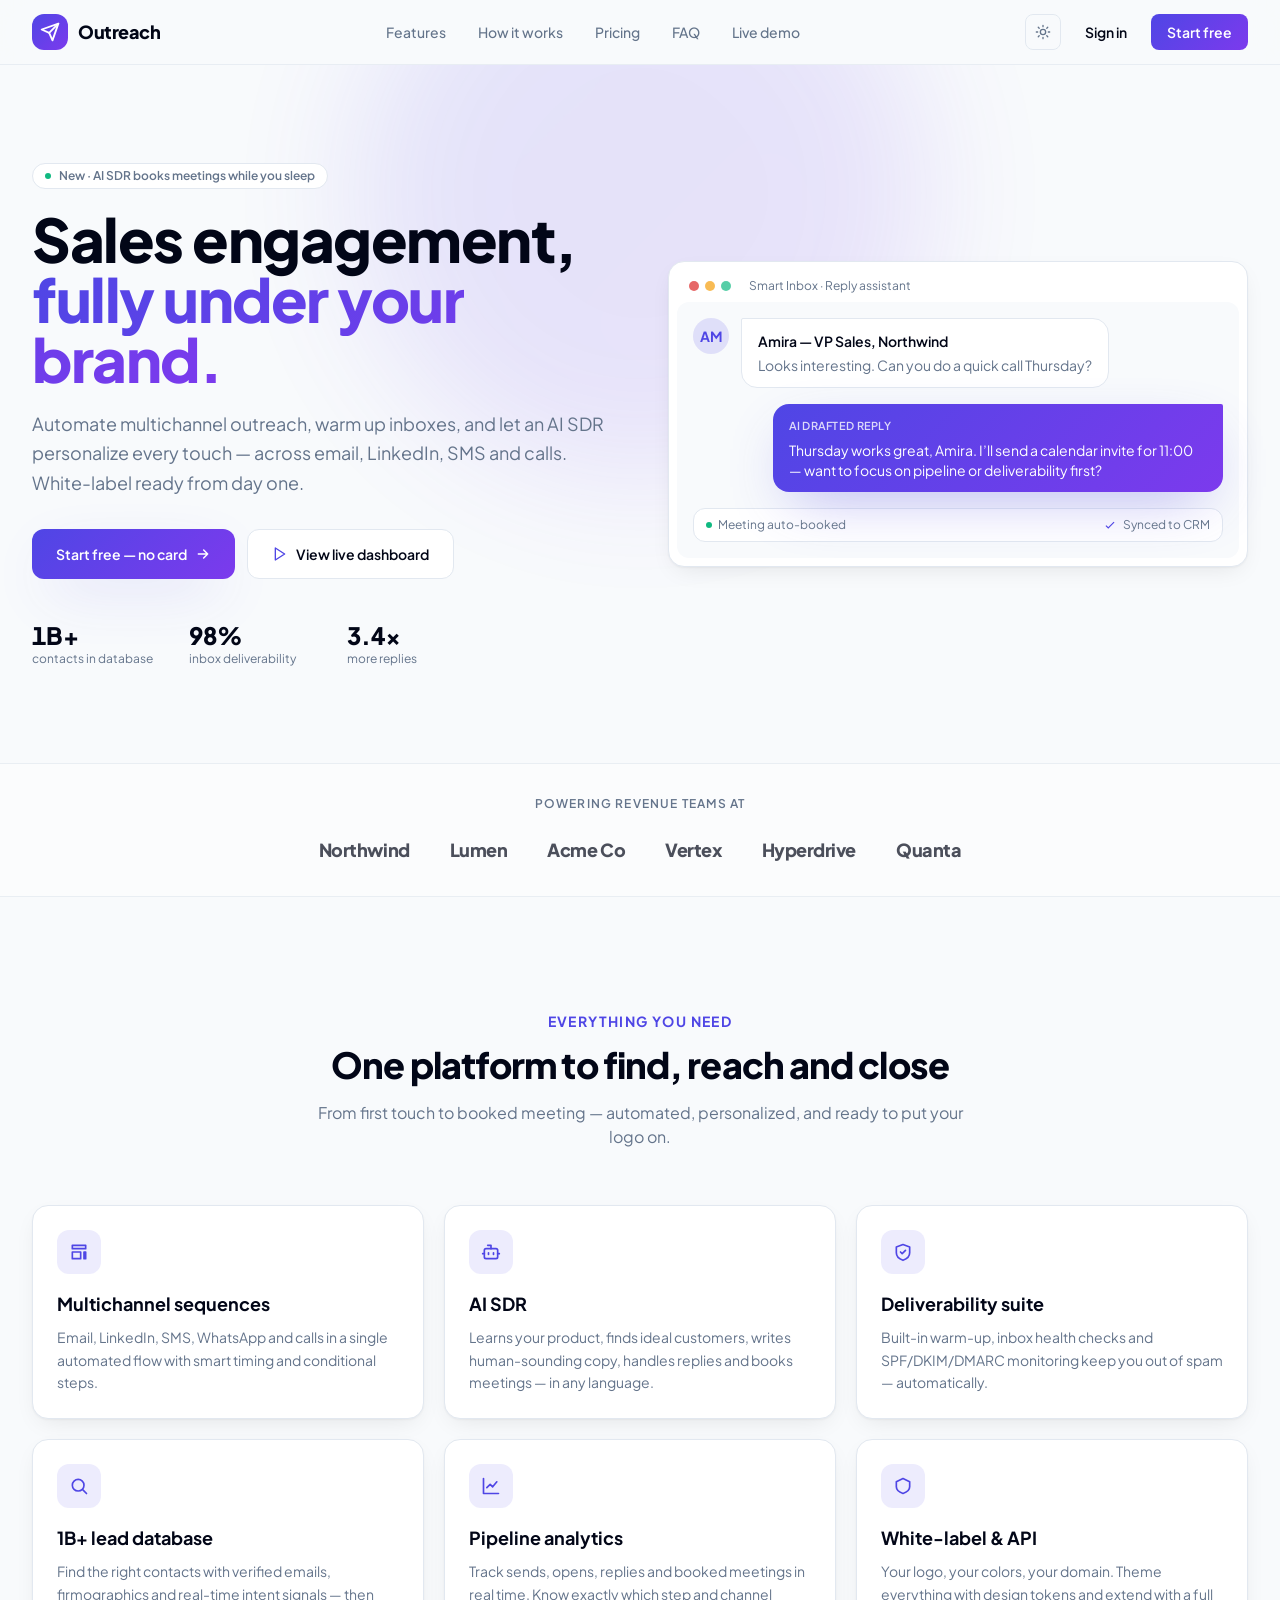
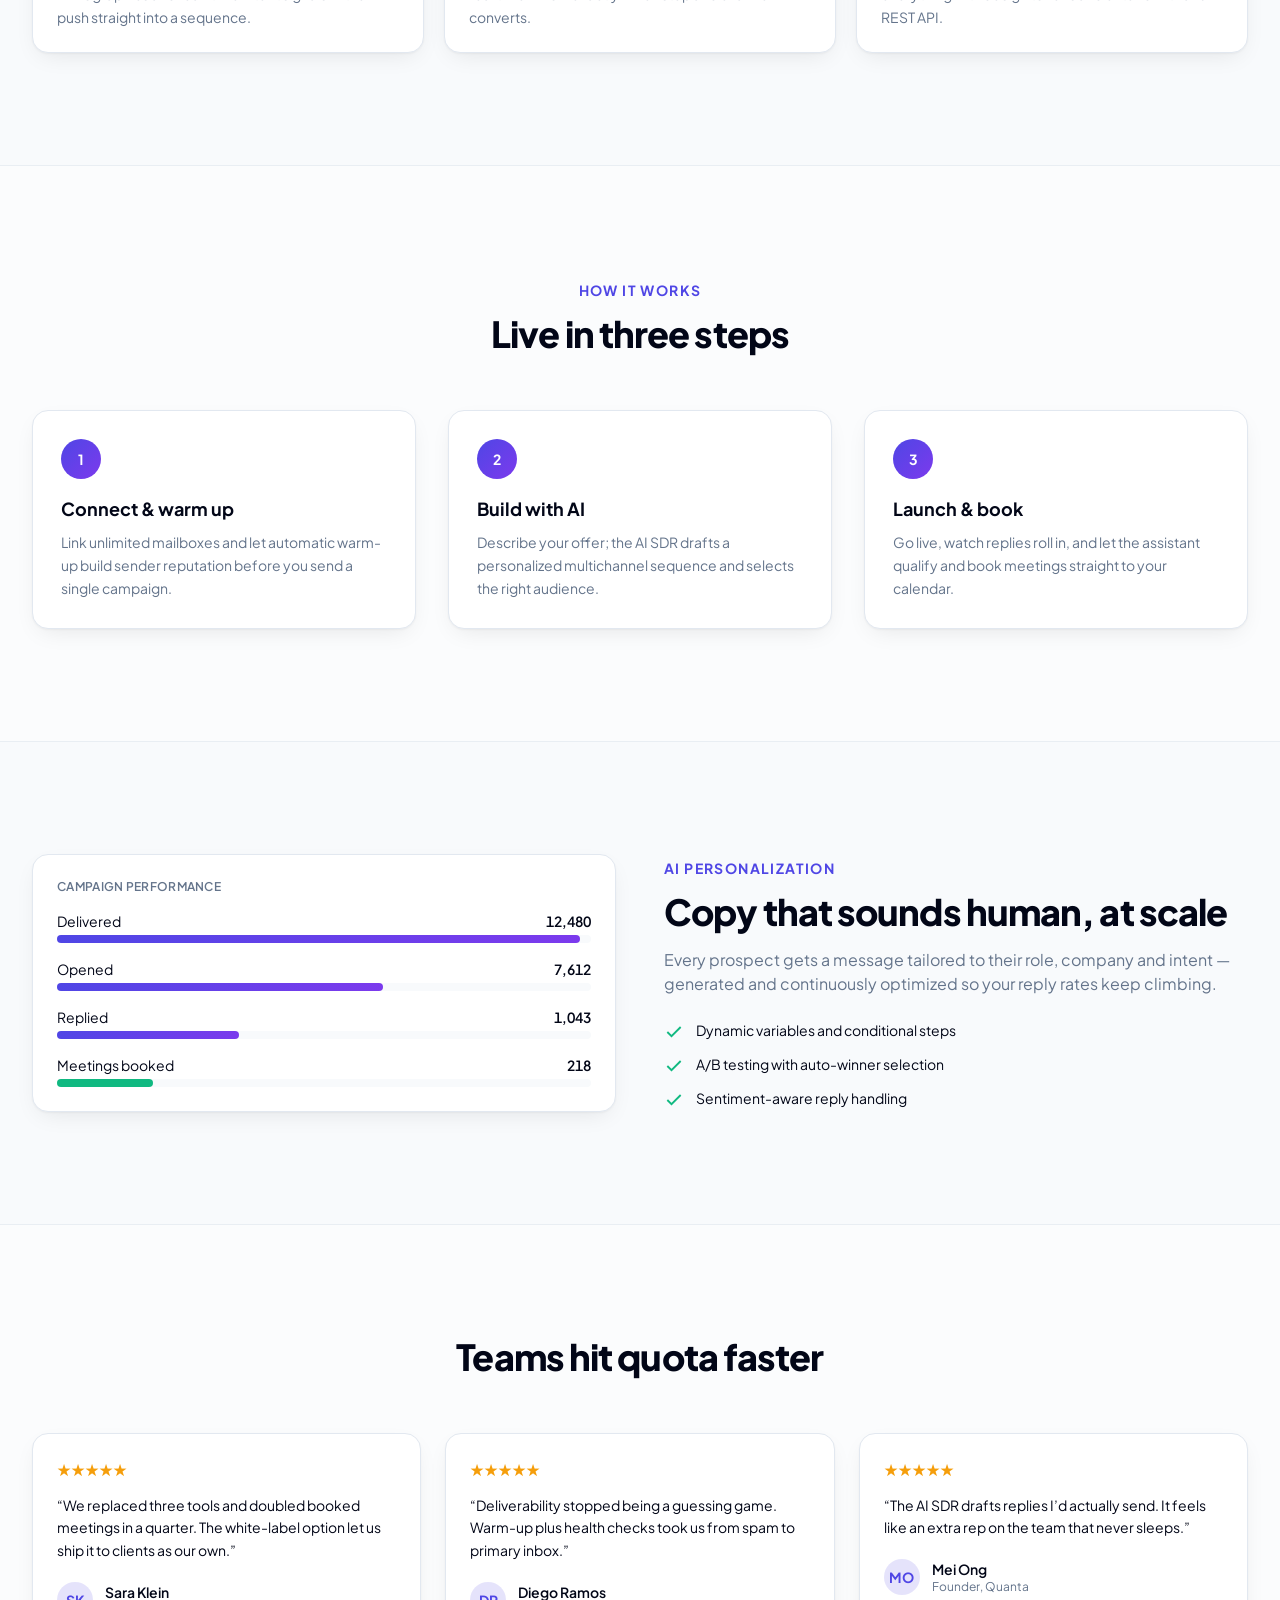
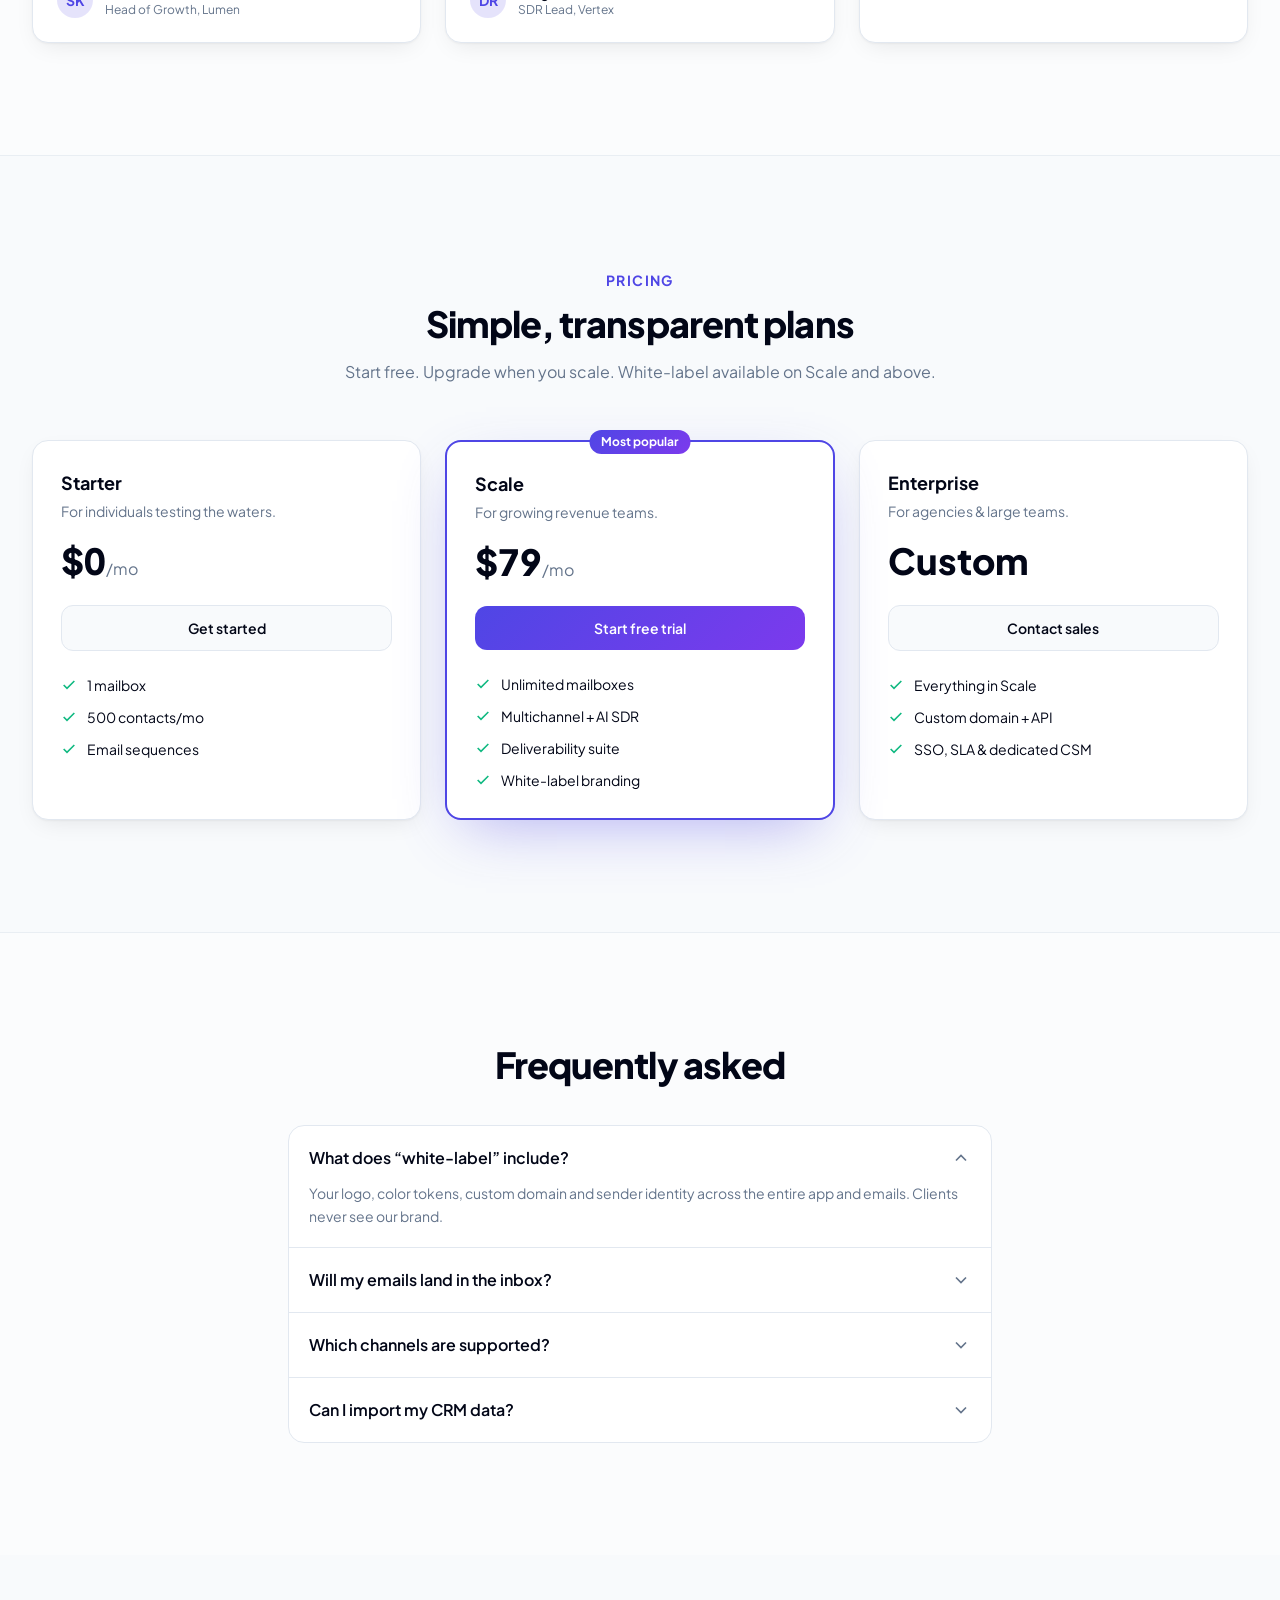
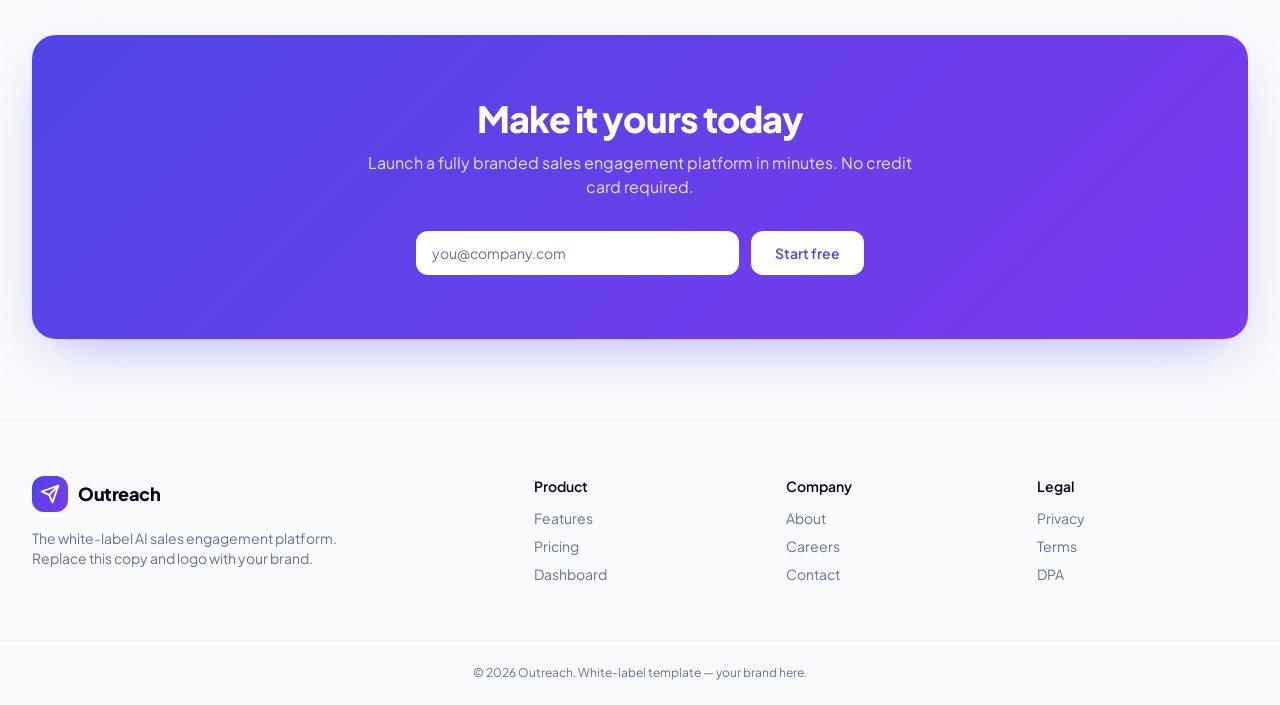
<file: reply-whitelabel/index.standalone.html>
<!DOCTYPE html>
<html lang="en" class="scroll-smooth">
<head>
  <meta charset="UTF-8" />
  <meta name="viewport" content="width=device-width, initial-scale=1.0" />
  <title>Outreach — AI Sales Engagement, White-Labeled</title>
  <meta name="description" content="The AI sales engagement platform you can make your own. Multichannel outreach, AI SDR, deliverability and a billion-record lead database — under your brand." />

  <!-- ============================================================
       WHITE-LABEL THEME TOKENS
       Rebrand the entire product by editing the values below.
       Colors are space-separated RGB channels so Tailwind can apply
       opacity (e.g. bg-brand/10). Swap --brand + --brand-strong and
       the whole UI follows.
       ============================================================ -->
  <style>
    :root {
      /* Brand */
      --brand:         79 70 229;    /* indigo-600  — primary brand */
      --brand-strong: 124 58 237;    /* violet-600  — gradient end  */
      --brand-fg:     255 255 255;   /* text on brand */

      /* Neutrals (light theme) */
      --bg:        248 250 252;      /* page background */
      --surface:   255 255 255;      /* cards / panels  */
      --surface-2: 248 250 252;      /* subtle fills    */
      --fg:          2   6  23;      /* primary text    */
      --muted-fg:  100 116 139;      /* secondary text  */
      --border:    226 232 240;      /* hairlines       */
      --ring:       79  70 229;      /* focus ring      */

      /* Semantic */
      --success:    16 185 129;      /* emerald */
      --warning:   245 158  11;      /* amber   */
      --danger:    220  38  38;      /* red     */

      /* Shape */
      --radius: 0.875rem;            /* base corner radius */
      --font-sans: 'Plus Jakarta Sans', ui-sans-serif, system-ui, -apple-system, sans-serif;
    }

    /* Dark theme — same tokens, inverted tonal values */
    html.dark {
      --bg:         2   6  23;       /* slate-950 */
      --surface:   15  23  42;       /* slate-900 */
      --surface-2: 30  41  59;       /* slate-800 */
      --fg:       248 250 252;
      --muted-fg: 148 163 184;
      --border:    30  41  59;
      --brand:    129 140 248;       /* lighter indigo for contrast on dark */
      --brand-strong: 167 139 250;
    }

    html { font-family: var(--font-sans); }
    body { background: rgb(var(--bg)); color: rgb(var(--fg)); }

    /* Respect reduced motion */
    @media (prefers-reduced-motion: reduce) {
      * { animation-duration: .01ms !important; transition-duration: .01ms !important; scroll-behavior: auto !important; }
    }

    /* Reveal-on-scroll */
    .reveal { opacity: 0; transform: translateY(16px); transition: opacity .5s ease-out, transform .5s ease-out; }
    .reveal.in { opacity: 1; transform: none; }

    .brand-gradient { background-image: linear-gradient(135deg, rgb(var(--brand)), rgb(var(--brand-strong))); }
    .brand-text {
      background-image: linear-gradient(135deg, rgb(var(--brand)), rgb(var(--brand-strong)));
      -webkit-background-clip: text; background-clip: text; color: transparent;
    }
    .marquee { animation: marquee 30s linear infinite; }
    @keyframes marquee { from { transform: translateX(0); } to { transform: translateX(-50%); } }
  </style>

  <!-- Compiled Tailwind (self-contained, no CDN). Rebuild with the Tailwind CLI if you add classes. -->
  <style id="tw">
*,:after,:before{--tw-border-spacing-x:0;--tw-border-spacing-y:0;--tw-translate-x:0;--tw-translate-y:0;--tw-rotate:0;--tw-skew-x:0;--tw-skew-y:0;--tw-scale-x:1;--tw-scale-y:1;--tw-pan-x: ;--tw-pan-y: ;--tw-pinch-zoom: ;--tw-scroll-snap-strictness:proximity;--tw-gradient-from-position: ;--tw-gradient-via-position: ;--tw-gradient-to-position: ;--tw-ordinal: ;--tw-slashed-zero: ;--tw-numeric-figure: ;--tw-numeric-spacing: ;--tw-numeric-fraction: ;--tw-ring-inset: ;--tw-ring-offset-width:0px;--tw-ring-offset-color:#fff;--tw-ring-color:rgba(59,130,246,.5);--tw-ring-offset-shadow:0 0 #0000;--tw-ring-shadow:0 0 #0000;--tw-shadow:0 0 #0000;--tw-shadow-colored:0 0 #0000;--tw-blur: ;--tw-brightness: ;--tw-contrast: ;--tw-grayscale: ;--tw-hue-rotate: ;--tw-invert: ;--tw-saturate: ;--tw-sepia: ;--tw-drop-shadow: ;--tw-backdrop-blur: ;--tw-backdrop-brightness: ;--tw-backdrop-contrast: ;--tw-backdrop-grayscale: ;--tw-backdrop-hue-rotate: ;--tw-backdrop-invert: ;--tw-backdrop-opacity: ;--tw-backdrop-saturate: ;--tw-backdrop-sepia: ;--tw-contain-size: ;--tw-contain-layout: ;--tw-contain-paint: ;--tw-contain-style: }::backdrop{--tw-border-spacing-x:0;--tw-border-spacing-y:0;--tw-translate-x:0;--tw-translate-y:0;--tw-rotate:0;--tw-skew-x:0;--tw-skew-y:0;--tw-scale-x:1;--tw-scale-y:1;--tw-pan-x: ;--tw-pan-y: ;--tw-pinch-zoom: ;--tw-scroll-snap-strictness:proximity;--tw-gradient-from-position: ;--tw-gradient-via-position: ;--tw-gradient-to-position: ;--tw-ordinal: ;--tw-slashed-zero: ;--tw-numeric-figure: ;--tw-numeric-spacing: ;--tw-numeric-fraction: ;--tw-ring-inset: ;--tw-ring-offset-width:0px;--tw-ring-offset-color:#fff;--tw-ring-color:rgba(59,130,246,.5);--tw-ring-offset-shadow:0 0 #0000;--tw-ring-shadow:0 0 #0000;--tw-shadow:0 0 #0000;--tw-shadow-colored:0 0 #0000;--tw-blur: ;--tw-brightness: ;--tw-contrast: ;--tw-grayscale: ;--tw-hue-rotate: ;--tw-invert: ;--tw-saturate: ;--tw-sepia: ;--tw-drop-shadow: ;--tw-backdrop-blur: ;--tw-backdrop-brightness: ;--tw-backdrop-contrast: ;--tw-backdrop-grayscale: ;--tw-backdrop-hue-rotate: ;--tw-backdrop-invert: ;--tw-backdrop-opacity: ;--tw-backdrop-saturate: ;--tw-backdrop-sepia: ;--tw-contain-size: ;--tw-contain-layout: ;--tw-contain-paint: ;--tw-contain-style: }/*! tailwindcss v3.4.19 | MIT License | https://tailwindcss.com*/*,:after,:before{box-sizing:border-box;border:0 solid #e5e7eb}:after,:before{--tw-content:""}:host,html{line-height:1.5;-webkit-text-size-adjust:100%;-moz-tab-size:4;-o-tab-size:4;tab-size:4;font-family:Plus Jakarta Sans,ui-sans-serif,system-ui,sans-serif;font-feature-settings:normal;font-variation-settings:normal;-webkit-tap-highlight-color:transparent}body{margin:0;line-height:inherit}hr{height:0;color:inherit;border-top-width:1px}abbr:where([title]){-webkit-text-decoration:underline dotted;text-decoration:underline dotted}h1,h2,h3,h4,h5,h6{font-size:inherit;font-weight:inherit}a{color:inherit;text-decoration:inherit}b,strong{font-weight:bolder}code,kbd,pre,samp{font-family:ui-monospace,SFMono-Regular,Menlo,Monaco,Consolas,Liberation Mono,Courier New,monospace;font-feature-settings:normal;font-variation-settings:normal;font-size:1em}small{font-size:80%}sub,sup{font-size:75%;line-height:0;position:relative;vertical-align:baseline}sub{bottom:-.25em}sup{top:-.5em}table{text-indent:0;border-color:inherit;border-collapse:collapse}button,input,optgroup,select,textarea{font-family:inherit;font-feature-settings:inherit;font-variation-settings:inherit;font-size:100%;font-weight:inherit;line-height:inherit;letter-spacing:inherit;color:inherit;margin:0;padding:0}button,select{text-transform:none}button,input:where([type=button]),input:where([type=reset]),input:where([type=submit]){-webkit-appearance:button;background-color:transparent;background-image:none}:-moz-focusring{outline:auto}:-moz-ui-invalid{box-shadow:none}progress{vertical-align:baseline}::-webkit-inner-spin-button,::-webkit-outer-spin-button{height:auto}[type=search]{-webkit-appearance:textfield;outline-offset:-2px}::-webkit-search-decoration{-webkit-appearance:none}::-webkit-file-upload-button{-webkit-appearance:button;font:inherit}summary{display:list-item}blockquote,dd,dl,figure,h1,h2,h3,h4,h5,h6,hr,p,pre{margin:0}fieldset{margin:0}fieldset,legend{padding:0}menu,ol,ul{list-style:none;margin:0;padding:0}dialog{padding:0}textarea{resize:vertical}input::-moz-placeholder,textarea::-moz-placeholder{opacity:1;color:#9ca3af}input::placeholder,textarea::placeholder{opacity:1;color:#9ca3af}[role=button],button{cursor:pointer}:disabled{cursor:default}audio,canvas,embed,iframe,img,object,svg,video{display:block;vertical-align:middle}img,video{max-width:100%;height:auto}[hidden]:where(:not([hidden=until-found])){display:none}.sr-only{position:absolute;width:1px;height:1px;padding:0;margin:-1px;overflow:hidden;clip:rect(0,0,0,0);white-space:nowrap;border-width:0}.pointer-events-none{pointer-events:none}.fixed{position:fixed}.absolute{position:absolute}.relative{position:relative}.sticky{position:sticky}.inset-0{inset:0}.inset-x-0{left:0;right:0}.inset-y-0{top:0;bottom:0}.-top-3{top:-.75rem}.bottom-0{bottom:0}.left-0{left:0}.left-1\/2{left:50%}.left-3{left:.75rem}.right-2{right:.5rem}.top-0{top:0}.top-1\/2{top:50%}.top-2{top:.5rem}.top-\[-10rem\]{top:-10rem}.-z-10{z-index:-10}.z-20{z-index:20}.z-30{z-index:30}.z-40{z-index:40}.order-1{order:1}.order-2{order:2}.mx-auto{margin-left:auto;margin-right:auto}.my-3{margin-top:.75rem;margin-bottom:.75rem}.mb-1{margin-bottom:.25rem}.ml-3{margin-left:.75rem}.ml-auto{margin-left:auto}.mt-0\.5{margin-top:.125rem}.mt-1{margin-top:.25rem}.mt-10{margin-top:2.5rem}.mt-14{margin-top:3.5rem}.mt-2{margin-top:.5rem}.mt-3{margin-top:.75rem}.mt-4{margin-top:1rem}.mt-5{margin-top:1.25rem}.mt-6{margin-top:1.5rem}.mt-8{margin-top:2rem}.flex{display:flex}.inline-flex{display:inline-flex}.table{display:table}.grid{display:grid}.hidden{display:none}.h-1\.5{height:.375rem}.h-10{height:2.5rem}.h-11{height:2.75rem}.h-16{height:4rem}.h-2{height:.5rem}.h-2\.5{height:.625rem}.h-3\.5{height:.875rem}.h-4{height:1rem}.h-5{height:1.25rem}.h-56{height:14rem}.h-8{height:2rem}.h-9{height:2.25rem}.h-\[36rem\]{height:36rem}.min-h-dvh{min-height:100dvh}.w-1\.5{width:.375rem}.w-10{width:2.5rem}.w-11{width:2.75rem}.w-2{width:.5rem}.w-2\.5{width:.625rem}.w-28{width:7rem}.w-3\.5{width:.875rem}.w-4{width:1rem}.w-5{width:1.25rem}.w-64{width:16rem}.w-8{width:2rem}.w-9{width:2.25rem}.w-\[36rem\]{width:36rem}.w-full{width:100%}.min-w-0{min-width:0}.max-w-2xl{max-width:42rem}.max-w-3xl{max-width:48rem}.max-w-7xl{max-width:80rem}.max-w-\[85\%\]{max-width:85%}.max-w-md{max-width:28rem}.max-w-xl{max-width:36rem}.max-w-xs{max-width:20rem}.flex-1{flex:1 1 0%}.shrink-0{flex-shrink:0}.-translate-x-1\/2{--tw-translate-x:-50%}.-translate-x-1\/2,.-translate-x-full{transform:translate(var(--tw-translate-x),var(--tw-translate-y)) rotate(var(--tw-rotate)) skewX(var(--tw-skew-x)) skewY(var(--tw-skew-y)) scaleX(var(--tw-scale-x)) scaleY(var(--tw-scale-y))}.-translate-x-full{--tw-translate-x:-100%}.-translate-y-1\/2{--tw-translate-y:-50%}.-translate-y-1\/2,.transform{transform:translate(var(--tw-translate-x),var(--tw-translate-y)) rotate(var(--tw-rotate)) skewX(var(--tw-skew-x)) skewY(var(--tw-skew-y)) scaleX(var(--tw-scale-x)) scaleY(var(--tw-scale-y))}.cursor-pointer{cursor:pointer}.list-none{list-style-type:none}.grid-cols-3{grid-template-columns:repeat(3,minmax(0,1fr))}.flex-col{flex-direction:column}.flex-wrap{flex-wrap:wrap}.place-items-center{place-items:center}.items-start{align-items:flex-start}.items-end{align-items:flex-end}.items-center{align-items:center}.items-stretch{align-items:stretch}.justify-end{justify-content:flex-end}.justify-center{justify-content:center}.justify-between{justify-content:space-between}.gap-0\.5{gap:.125rem}.gap-1\.5{gap:.375rem}.gap-10{gap:2.5rem}.gap-12{gap:3rem}.gap-14{gap:3.5rem}.gap-2{gap:.5rem}.gap-2\.5{gap:.625rem}.gap-3{gap:.75rem}.gap-4{gap:1rem}.gap-5{gap:1.25rem}.gap-6{gap:1.5rem}.gap-8{gap:2rem}.gap-x-10{-moz-column-gap:2.5rem;column-gap:2.5rem}.gap-y-5{row-gap:1.25rem}.space-y-1>:not([hidden])~:not([hidden]){--tw-space-y-reverse:0;margin-top:calc(.25rem*(1 - var(--tw-space-y-reverse)));margin-bottom:calc(.25rem*var(--tw-space-y-reverse))}.space-y-2>:not([hidden])~:not([hidden]){--tw-space-y-reverse:0;margin-top:calc(.5rem*(1 - var(--tw-space-y-reverse)));margin-bottom:calc(.5rem*var(--tw-space-y-reverse))}.space-y-3>:not([hidden])~:not([hidden]){--tw-space-y-reverse:0;margin-top:calc(.75rem*(1 - var(--tw-space-y-reverse)));margin-bottom:calc(.75rem*var(--tw-space-y-reverse))}.space-y-4>:not([hidden])~:not([hidden]){--tw-space-y-reverse:0;margin-top:calc(1rem*(1 - var(--tw-space-y-reverse)));margin-bottom:calc(1rem*var(--tw-space-y-reverse))}.space-y-6>:not([hidden])~:not([hidden]){--tw-space-y-reverse:0;margin-top:calc(1.5rem*(1 - var(--tw-space-y-reverse)));margin-bottom:calc(1.5rem*var(--tw-space-y-reverse))}.divide-y>:not([hidden])~:not([hidden]){--tw-divide-y-reverse:0;border-top-width:calc(1px*(1 - var(--tw-divide-y-reverse)));border-bottom-width:calc(1px*var(--tw-divide-y-reverse))}.divide-line>:not([hidden])~:not([hidden]){--tw-divide-opacity:1;border-color:rgb(var(--border)/var(--tw-divide-opacity,1))}.overflow-hidden{overflow:hidden}.overflow-x-auto{overflow-x:auto}.scroll-smooth{scroll-behavior:smooth}.truncate{overflow:hidden;text-overflow:ellipsis;white-space:nowrap}.rounded-2xl{border-radius:1rem}.rounded-3xl{border-radius:1.5rem}.rounded-full{border-radius:9999px}.rounded-lg{border-radius:.5rem}.rounded-xl{border-radius:.75rem}.rounded-tl-sm{border-top-left-radius:.125rem}.rounded-tr-sm{border-top-right-radius:.125rem}.border{border-width:1px}.border-0{border-width:0}.border-2{border-width:2px}.border-y{border-top-width:1px}.border-b,.border-y{border-bottom-width:1px}.border-r{border-right-width:1px}.border-t{border-top-width:1px}.border-brand{--tw-border-opacity:1;border-color:rgb(var(--brand)/var(--tw-border-opacity,1))}.border-line{--tw-border-opacity:1;border-color:rgb(var(--border)/var(--tw-border-opacity,1))}.border-line\/70{border-color:rgb(var(--border)/.7)}.bg-bg\/80{background-color:rgb(var(--bg)/.8)}.bg-black\/40{background-color:rgba(0,0,0,.4)}.bg-brand{--tw-bg-opacity:1;background-color:rgb(var(--brand)/var(--tw-bg-opacity,1))}.bg-brand\/10{background-color:rgb(var(--brand)/.1)}.bg-brand\/15{background-color:rgb(var(--brand)/.15)}.bg-danger{--tw-bg-opacity:1;background-color:rgb(var(--danger)/var(--tw-bg-opacity,1))}.bg-danger\/70{background-color:rgb(var(--danger)/.7)}.bg-muted{--tw-bg-opacity:1;background-color:rgb(var(--muted-fg)/var(--tw-bg-opacity,1))}.bg-muted\/15{background-color:rgb(var(--muted-fg)/.15)}.bg-success{--tw-bg-opacity:1;background-color:rgb(var(--success)/var(--tw-bg-opacity,1))}.bg-success\/15{background-color:rgb(var(--success)/.15)}.bg-success\/70{background-color:rgb(var(--success)/.7)}.bg-surface{--tw-bg-opacity:1;background-color:rgb(var(--surface)/var(--tw-bg-opacity,1))}.bg-surface-2{--tw-bg-opacity:1;background-color:rgb(var(--surface-2)/var(--tw-bg-opacity,1))}.bg-surface\/50{background-color:rgb(var(--surface)/.5)}.bg-warning{--tw-bg-opacity:1;background-color:rgb(var(--warning)/var(--tw-bg-opacity,1))}.bg-warning\/15{background-color:rgb(var(--warning)/.15)}.bg-warning\/70{background-color:rgb(var(--warning)/.7)}.bg-white{--tw-bg-opacity:1;background-color:rgb(255 255 255/var(--tw-bg-opacity,1))}.p-2{padding:.5rem}.p-2\.5{padding:.625rem}.p-3{padding:.75rem}.p-4{padding:1rem}.p-5{padding:1.25rem}.p-6{padding:1.5rem}.p-7{padding:1.75rem}.px-2{padding-left:.5rem;padding-right:.5rem}.px-2\.5{padding-left:.625rem;padding-right:.625rem}.px-3{padding-left:.75rem;padding-right:.75rem}.px-4{padding-left:1rem;padding-right:1rem}.px-5{padding-left:1.25rem;padding-right:1.25rem}.px-6{padding-left:1.5rem;padding-right:1.5rem}.px-8{padding-left:2rem;padding-right:2rem}.py-0\.5{padding-top:.125rem;padding-bottom:.125rem}.py-1{padding-top:.25rem;padding-bottom:.25rem}.py-1\.5{padding-top:.375rem;padding-bottom:.375rem}.py-14{padding-top:3.5rem;padding-bottom:3.5rem}.py-16{padding-top:4rem;padding-bottom:4rem}.py-2{padding-top:.5rem;padding-bottom:.5rem}.py-2\.5{padding-top:.625rem;padding-bottom:.625rem}.py-20{padding-top:5rem;padding-bottom:5rem}.py-3{padding-top:.75rem;padding-bottom:.75rem}.py-3\.5{padding-top:.875rem;padding-bottom:.875rem}.py-4{padding-top:1rem;padding-bottom:1rem}.py-6{padding-top:1.5rem;padding-bottom:1.5rem}.py-8{padding-top:2rem;padding-bottom:2rem}.pl-9{padding-left:2.25rem}.pr-3{padding-right:.75rem}.text-left{text-align:left}.text-center{text-align:center}.text-right{text-align:right}.text-2xl{font-size:1.5rem;line-height:2rem}.text-3xl{font-size:1.875rem;line-height:2.25rem}.text-4xl{font-size:2.25rem;line-height:2.5rem}.text-\[11px\]{font-size:11px}.text-lg{font-size:1.125rem;line-height:1.75rem}.text-sm{font-size:.875rem;line-height:1.25rem}.text-xs{font-size:.75rem;line-height:1rem}.font-bold{font-weight:700}.font-extrabold{font-weight:800}.font-medium{font-weight:500}.font-normal{font-weight:400}.font-semibold{font-weight:600}.uppercase{text-transform:uppercase}.tabular-nums{--tw-numeric-spacing:tabular-nums;font-variant-numeric:var(--tw-ordinal) var(--tw-slashed-zero) var(--tw-numeric-figure) var(--tw-numeric-spacing) var(--tw-numeric-fraction)}.leading-\[1\.05\]{line-height:1.05}.leading-relaxed{line-height:1.625}.tracking-tight{letter-spacing:-.025em}.tracking-wide{letter-spacing:.025em}.tracking-widest{letter-spacing:.1em}.text-brand{--tw-text-opacity:1;color:rgb(var(--brand)/var(--tw-text-opacity,1))}.text-brand-fg{--tw-text-opacity:1;color:rgb(var(--brand-fg)/var(--tw-text-opacity,1))}.text-brand-fg\/85{color:rgb(var(--brand-fg)/.85)}.text-danger{--tw-text-opacity:1;color:rgb(var(--danger)/var(--tw-text-opacity,1))}.text-fg{--tw-text-opacity:1;color:rgb(var(--fg)/var(--tw-text-opacity,1))}.text-muted{--tw-text-opacity:1;color:rgb(var(--muted-fg)/var(--tw-text-opacity,1))}.text-success{--tw-text-opacity:1;color:rgb(var(--success)/var(--tw-text-opacity,1))}.text-warning{--tw-text-opacity:1;color:rgb(var(--warning)/var(--tw-text-opacity,1))}.antialiased{-webkit-font-smoothing:antialiased;-moz-osx-font-smoothing:grayscale}.opacity-70{opacity:.7}.opacity-80{opacity:.8}.opacity-\[0\.12\]{opacity:.12}.shadow-glow{--tw-shadow:0 20px 60px -20px rgba(79,70,229,.45);--tw-shadow-colored:0 20px 60px -20px var(--tw-shadow-color)}.shadow-glow,.shadow-soft{box-shadow:var(--tw-ring-offset-shadow,0 0 #0000),var(--tw-ring-shadow,0 0 #0000),var(--tw-shadow)}.shadow-soft{--tw-shadow:0 1px 2px rgba(2,6,23,.04),0 8px 24px -8px rgba(2,6,23,.1);--tw-shadow-colored:0 1px 2px var(--tw-shadow-color),0 8px 24px -8px var(--tw-shadow-color)}.ring{--tw-ring-offset-shadow:var(--tw-ring-inset) 0 0 0 var(--tw-ring-offset-width) var(--tw-ring-offset-color);--tw-ring-shadow:var(--tw-ring-inset) 0 0 0 calc(3px + var(--tw-ring-offset-width)) var(--tw-ring-color);box-shadow:var(--tw-ring-offset-shadow),var(--tw-ring-shadow),var(--tw-shadow,0 0 #0000)}.blur-3xl{--tw-blur:blur(64px);filter:var(--tw-blur) var(--tw-brightness) var(--tw-contrast) var(--tw-grayscale) var(--tw-hue-rotate) var(--tw-invert) var(--tw-saturate) var(--tw-sepia) var(--tw-drop-shadow)}.backdrop-blur-xl{--tw-backdrop-blur:blur(24px);-webkit-backdrop-filter:var(--tw-backdrop-blur) var(--tw-backdrop-brightness) var(--tw-backdrop-contrast) var(--tw-backdrop-grayscale) var(--tw-backdrop-hue-rotate) var(--tw-backdrop-invert) var(--tw-backdrop-opacity) var(--tw-backdrop-saturate) var(--tw-backdrop-sepia);backdrop-filter:var(--tw-backdrop-blur) var(--tw-backdrop-brightness) var(--tw-backdrop-contrast) var(--tw-backdrop-grayscale) var(--tw-backdrop-hue-rotate) var(--tw-backdrop-invert) var(--tw-backdrop-opacity) var(--tw-backdrop-saturate) var(--tw-backdrop-sepia)}.transition{transition-property:color,background-color,border-color,text-decoration-color,fill,stroke,opacity,box-shadow,transform,filter,-webkit-backdrop-filter;transition-property:color,background-color,border-color,text-decoration-color,fill,stroke,opacity,box-shadow,transform,filter,backdrop-filter;transition-property:color,background-color,border-color,text-decoration-color,fill,stroke,opacity,box-shadow,transform,filter,backdrop-filter,-webkit-backdrop-filter;transition-timing-function:cubic-bezier(.4,0,.2,1);transition-duration:.15s}.transition-colors{transition-property:color,background-color,border-color,text-decoration-color,fill,stroke;transition-timing-function:cubic-bezier(.4,0,.2,1);transition-duration:.15s}.transition-transform{transition-property:transform;transition-timing-function:cubic-bezier(.4,0,.2,1);transition-duration:.15s}.selection\:bg-brand\/20 ::-moz-selection{background-color:rgb(var(--brand)/.2)}.selection\:bg-brand\/20 ::selection{background-color:rgb(var(--brand)/.2)}.selection\:bg-brand\/20::-moz-selection{background-color:rgb(var(--brand)/.2)}.selection\:bg-brand\/20::selection{background-color:rgb(var(--brand)/.2)}.placeholder\:text-muted::-moz-placeholder{--tw-text-opacity:1;color:rgb(var(--muted-fg)/var(--tw-text-opacity,1))}.placeholder\:text-muted::placeholder{--tw-text-opacity:1;color:rgb(var(--muted-fg)/var(--tw-text-opacity,1))}.hover\:-translate-y-1:hover{--tw-translate-y:-0.25rem}.hover\:-translate-y-1:hover,.hover\:scale-\[1\.02\]:hover{transform:translate(var(--tw-translate-x),var(--tw-translate-y)) rotate(var(--tw-rotate)) skewX(var(--tw-skew-x)) skewY(var(--tw-skew-y)) scaleX(var(--tw-scale-x)) scaleY(var(--tw-scale-y))}.hover\:scale-\[1\.02\]:hover{--tw-scale-x:1.02;--tw-scale-y:1.02}.hover\:scale-\[1\.03\]:hover{--tw-scale-x:1.03;--tw-scale-y:1.03;transform:translate(var(--tw-translate-x),var(--tw-translate-y)) rotate(var(--tw-rotate)) skewX(var(--tw-skew-x)) skewY(var(--tw-skew-y)) scaleX(var(--tw-scale-x)) scaleY(var(--tw-scale-y))}.hover\:bg-bg:hover{--tw-bg-opacity:1;background-color:rgb(var(--bg)/var(--tw-bg-opacity,1))}.hover\:bg-surface-2:hover{--tw-bg-opacity:1;background-color:rgb(var(--surface-2)/var(--tw-bg-opacity,1))}.hover\:text-fg:hover{--tw-text-opacity:1;color:rgb(var(--fg)/var(--tw-text-opacity,1))}.hover\:underline:hover{text-decoration-line:underline}.focus\:not-sr-only:focus{position:static;width:auto;height:auto;padding:0;margin:0;overflow:visible;clip:auto;white-space:normal}.focus\:absolute:focus{position:absolute}.focus\:left-3:focus{left:.75rem}.focus\:top-3:focus{top:.75rem}.focus\:z-50:focus{z-index:50}.focus\:rounded-lg:focus{border-radius:.5rem}.focus\:bg-brand:focus{--tw-bg-opacity:1;background-color:rgb(var(--brand)/var(--tw-bg-opacity,1))}.focus\:px-4:focus{padding-left:1rem;padding-right:1rem}.focus\:py-2:focus{padding-top:.5rem;padding-bottom:.5rem}.focus\:text-brand-fg:focus{--tw-text-opacity:1;color:rgb(var(--brand-fg)/var(--tw-text-opacity,1))}.focus\:outline-none:focus{outline:2px solid transparent;outline-offset:2px}.focus\:ring-4:focus{--tw-ring-offset-shadow:var(--tw-ring-inset) 0 0 0 var(--tw-ring-offset-width) var(--tw-ring-offset-color);--tw-ring-shadow:var(--tw-ring-inset) 0 0 0 calc(4px + var(--tw-ring-offset-width)) var(--tw-ring-color);box-shadow:var(--tw-ring-offset-shadow),var(--tw-ring-shadow),var(--tw-shadow,0 0 #0000)}.focus\:ring-brand\/20:focus{--tw-ring-color:rgb(var(--brand)/0.2)}.focus\:ring-white\/30:focus{--tw-ring-color:hsla(0,0%,100%,.3)}.active\:scale-95:active{--tw-scale-x:.95;--tw-scale-y:.95}.active\:scale-95:active,.group[open] .group-open\:rotate-180{transform:translate(var(--tw-translate-x),var(--tw-translate-y)) rotate(var(--tw-rotate)) skewX(var(--tw-skew-x)) skewY(var(--tw-skew-y)) scaleX(var(--tw-scale-x)) scaleY(var(--tw-scale-y))}.group[open] .group-open\:rotate-180{--tw-rotate:180deg}.dark\:block:is(.dark *){display:block}.dark\:hidden:is(.dark *){display:none}@media (min-width:640px){.sm\:block{display:block}.sm\:inline-block{display:inline-block}.sm\:grid-cols-2{grid-template-columns:repeat(2,minmax(0,1fr))}.sm\:flex-row{flex-direction:row}.sm\:p-6{padding:1.5rem}.sm\:px-6{padding-left:1.5rem;padding-right:1.5rem}.sm\:px-8{padding-left:2rem;padding-right:2rem}.sm\:text-4xl{font-size:2.25rem;line-height:2.5rem}.sm\:text-5xl{font-size:3rem;line-height:1}}@media (min-width:768px){.md\:col-span-2{grid-column:span 2/span 2}.md\:flex{display:flex}.md\:grid-cols-3{grid-template-columns:repeat(3,minmax(0,1fr))}.md\:grid-cols-5{grid-template-columns:repeat(5,minmax(0,1fr))}}@media (min-width:1024px){.lg\:order-1{order:1}.lg\:order-2{order:2}.lg\:col-span-2{grid-column:span 2/span 2}.lg\:hidden{display:none}.lg\:translate-x-0{--tw-translate-x:0px;transform:translate(var(--tw-translate-x),var(--tw-translate-y)) rotate(var(--tw-rotate)) skewX(var(--tw-skew-x)) skewY(var(--tw-skew-y)) scaleX(var(--tw-scale-x)) scaleY(var(--tw-scale-y))}.lg\:grid-cols-2{grid-template-columns:repeat(2,minmax(0,1fr))}.lg\:grid-cols-3{grid-template-columns:repeat(3,minmax(0,1fr))}.lg\:py-24{padding-top:6rem;padding-bottom:6rem}.lg\:py-28{padding-top:7rem;padding-bottom:7rem}.lg\:pl-64{padding-left:16rem}.lg\:text-6xl{font-size:3.75rem;line-height:1}}@media (min-width:1280px){.xl\:grid-cols-4{grid-template-columns:repeat(4,minmax(0,1fr))}}
</style>
  <link rel="preconnect" href="https://fonts.googleapis.com">
  <link rel="preconnect" href="https://fonts.gstatic.com" crossorigin>
  <link href="https://fonts.googleapis.com/css2?family=Plus+Jakarta+Sans:wght@300;400;500;600;700;800&display=swap" rel="stylesheet">
</head>

<body class="antialiased selection:bg-brand/20">

  <!-- Skip link -->
  <a href="#main" class="sr-only focus:not-sr-only focus:absolute focus:z-50 focus:top-3 focus:left-3 focus:px-4 focus:py-2 focus:rounded-lg focus:bg-brand focus:text-brand-fg">Skip to content</a>

  <!-- ================= NAV ================= -->
  <header class="sticky top-0 z-40 border-b border-line/70 bg-bg/80 backdrop-blur-xl">
    <nav class="mx-auto flex h-16 max-w-7xl items-center justify-between px-5 sm:px-8" aria-label="Primary">
      <a href="#" class="flex items-center gap-2.5" aria-label="Outreach home">
        <span class="grid h-9 w-9 place-items-center rounded-xl brand-gradient text-brand-fg shadow-glow">
          <svg class="h-5 w-5" viewBox="0 0 24 24" fill="none" stroke="currentColor" stroke-width="2.2" stroke-linecap="round" stroke-linejoin="round"><path d="M22 2 11 13"/><path d="M22 2 15 22l-4-9-9-4Z"/></svg>
        </span>
        <span class="text-lg font-extrabold tracking-tight">Outreach</span>
      </a>

      <div class="hidden items-center gap-8 md:flex">
        <a href="#features" class="text-sm font-medium text-muted transition-colors hover:text-fg">Features</a>
        <a href="#how" class="text-sm font-medium text-muted transition-colors hover:text-fg">How it works</a>
        <a href="#pricing" class="text-sm font-medium text-muted transition-colors hover:text-fg">Pricing</a>
        <a href="#faq" class="text-sm font-medium text-muted transition-colors hover:text-fg">FAQ</a>
        <a href="app.standalone.html" class="text-sm font-medium text-muted transition-colors hover:text-fg">Live demo</a>
      </div>

      <div class="flex items-center gap-2">
        <button id="theme-toggle" class="grid h-9 w-9 place-items-center rounded-lg border border-line text-muted transition-colors hover:text-fg hover:bg-surface-2" aria-label="Toggle dark mode">
          <svg class="h-4 w-4 dark:hidden" viewBox="0 0 24 24" fill="none" stroke="currentColor" stroke-width="2" stroke-linecap="round" stroke-linejoin="round"><circle cx="12" cy="12" r="4"/><path d="M12 2v2M12 20v2M4.9 4.9l1.4 1.4M17.7 17.7l1.4 1.4M2 12h2M20 12h2M4.9 19.1l1.4-1.4M17.7 6.3l1.4-1.4"/></svg>
          <svg class="hidden h-4 w-4 dark:block" viewBox="0 0 24 24" fill="none" stroke="currentColor" stroke-width="2" stroke-linecap="round" stroke-linejoin="round"><path d="M12 3a6 6 0 0 0 9 9 9 9 0 1 1-9-9Z"/></svg>
        </button>
        <a href="app.standalone.html" class="hidden rounded-lg px-4 py-2 text-sm font-semibold text-fg transition-colors hover:bg-surface-2 sm:inline-block">Sign in</a>
        <a href="#cta" class="rounded-lg brand-gradient px-4 py-2 text-sm font-semibold text-brand-fg shadow-glow transition-transform hover:scale-[1.03] active:scale-95">Start free</a>
      </div>
    </nav>
  </header>

  <main id="main">

    <!-- ================= HERO ================= -->
    <section class="relative overflow-hidden">
      <div class="pointer-events-none absolute inset-0 -z-10">
        <div class="absolute left-1/2 top-[-10rem] h-[36rem] w-[36rem] -translate-x-1/2 rounded-full brand-gradient opacity-[0.12] blur-3xl"></div>
      </div>

      <div class="mx-auto grid max-w-7xl items-center gap-14 px-5 py-16 sm:px-8 lg:grid-cols-2 lg:py-24">
        <div class="reveal">
          <span class="inline-flex items-center gap-2 rounded-full border border-line bg-surface px-3 py-1 text-xs font-semibold text-muted">
            <span class="h-1.5 w-1.5 rounded-full bg-success"></span>
            New · AI SDR books meetings while you sleep
          </span>
          <h1 class="mt-5 text-4xl font-extrabold leading-[1.05] tracking-tight sm:text-5xl lg:text-6xl">
            Sales engagement,<br><span class="brand-text">fully under your brand.</span>
          </h1>
          <p class="mt-5 max-w-xl text-lg leading-relaxed text-muted">
            Automate multichannel outreach, warm up inboxes, and let an AI SDR personalize every touch — across email, LinkedIn, SMS and calls. White-label ready from day one.
          </p>
          <div class="mt-8 flex flex-col gap-3 sm:flex-row">
            <a href="#cta" class="inline-flex items-center justify-center gap-2 rounded-xl brand-gradient px-6 py-3.5 text-sm font-semibold text-brand-fg shadow-glow transition-transform hover:scale-[1.02] active:scale-95">
              Start free — no card
              <svg class="h-4 w-4" viewBox="0 0 24 24" fill="none" stroke="currentColor" stroke-width="2.2" stroke-linecap="round" stroke-linejoin="round"><path d="M5 12h14M13 6l6 6-6 6"/></svg>
            </a>
            <a href="app.standalone.html" class="inline-flex items-center justify-center gap-2 rounded-xl border border-line bg-surface px-6 py-3.5 text-sm font-semibold text-fg transition-colors hover:bg-surface-2">
              <svg class="h-4 w-4 text-brand" viewBox="0 0 24 24" fill="none" stroke="currentColor" stroke-width="2" stroke-linecap="round" stroke-linejoin="round"><path d="m5 3 14 9-14 9V3Z"/></svg>
              View live dashboard
            </a>
          </div>
          <dl class="mt-10 grid max-w-md grid-cols-3 gap-6">
            <div><dt class="text-2xl font-extrabold tabular-nums">1B+</dt><dd class="text-xs text-muted">contacts in database</dd></div>
            <div><dt class="text-2xl font-extrabold tabular-nums">98%</dt><dd class="text-xs text-muted">inbox deliverability</dd></div>
            <div><dt class="text-2xl font-extrabold tabular-nums">3.4×</dt><dd class="text-xs text-muted">more replies</dd></div>
          </dl>
        </div>

        <!-- Hero product mock: inbox + AI reply -->
        <div class="reveal">
          <div class="relative rounded-2xl border border-line bg-surface p-2 shadow-soft">
            <div class="flex items-center gap-1.5 px-3 py-2">
              <span class="h-2.5 w-2.5 rounded-full bg-danger/70"></span>
              <span class="h-2.5 w-2.5 rounded-full bg-warning/70"></span>
              <span class="h-2.5 w-2.5 rounded-full bg-success/70"></span>
              <span class="ml-3 text-xs text-muted">Smart Inbox · Reply assistant</span>
            </div>
            <div class="rounded-xl bg-surface-2 p-4">
              <!-- incoming -->
              <div class="flex gap-3">
                <span class="grid h-9 w-9 shrink-0 place-items-center rounded-full bg-brand/15 text-sm font-bold text-brand">AM</span>
                <div class="rounded-2xl rounded-tl-sm border border-line bg-surface px-4 py-3 text-sm">
                  <p class="font-semibold">Amira — VP Sales, Northwind</p>
                  <p class="mt-1 text-muted">Looks interesting. Can you do a quick call Thursday?</p>
                </div>
              </div>
              <!-- AI suggestion -->
              <div class="mt-4 flex justify-end gap-3">
                <div class="max-w-[85%] rounded-2xl rounded-tr-sm brand-gradient px-4 py-3 text-sm text-brand-fg shadow-glow">
                  <p class="text-[11px] font-semibold uppercase tracking-wide opacity-80">AI drafted reply</p>
                  <p class="mt-1">Thursday works great, Amira. I’ll send a calendar invite for 11:00 — want to focus on pipeline or deliverability first?</p>
                </div>
              </div>
              <div class="mt-4 flex items-center justify-between rounded-xl border border-line bg-surface px-3 py-2 text-xs text-muted">
                <span class="inline-flex items-center gap-1.5"><span class="h-1.5 w-1.5 rounded-full bg-success"></span> Meeting auto-booked</span>
                <span class="inline-flex items-center gap-1.5"><svg class="h-3.5 w-3.5 text-brand" viewBox="0 0 24 24" fill="none" stroke="currentColor" stroke-width="2"><path d="M5 13l4 4L19 7"/></svg> Synced to CRM</span>
              </div>
            </div>
          </div>
        </div>
      </div>
    </section>

    <!-- ================= LOGO CLOUD ================= -->
    <section class="border-y border-line/70 bg-surface/50 py-8">
      <div class="mx-auto max-w-7xl px-5 sm:px-8">
        <p class="text-center text-xs font-semibold uppercase tracking-widest text-muted">Powering revenue teams at</p>
        <div class="mt-6 flex flex-wrap items-center justify-center gap-x-10 gap-y-5 opacity-70">
          <!-- generic placeholder wordmarks -->
          <span class="text-lg font-extrabold tracking-tight">Northwind</span>
          <span class="text-lg font-extrabold tracking-tight">Lumen</span>
          <span class="text-lg font-extrabold tracking-tight">Acme&nbsp;Co</span>
          <span class="text-lg font-extrabold tracking-tight">Vertex</span>
          <span class="text-lg font-extrabold tracking-tight">Hyperdrive</span>
          <span class="text-lg font-extrabold tracking-tight">Quanta</span>
        </div>
      </div>
    </section>

    <!-- ================= FEATURES ================= -->
    <section id="features" class="mx-auto max-w-7xl px-5 py-20 sm:px-8 lg:py-28">
      <div class="reveal mx-auto max-w-2xl text-center">
        <span class="text-sm font-bold uppercase tracking-widest text-brand">Everything you need</span>
        <h2 class="mt-3 text-3xl font-extrabold tracking-tight sm:text-4xl">One platform to find, reach and close</h2>
        <p class="mt-4 text-muted">From first touch to booked meeting — automated, personalized, and ready to put your logo on.</p>
      </div>

      <div class="mt-14 grid gap-5 sm:grid-cols-2 lg:grid-cols-3">
        <!-- card -->
        <article class="reveal group rounded-2xl border border-line bg-surface p-6 shadow-soft transition-transform hover:-translate-y-1">
          <span class="grid h-11 w-11 place-items-center rounded-xl bg-brand/10 text-brand"><svg class="h-5 w-5" viewBox="0 0 24 24" fill="none" stroke="currentColor" stroke-width="2" stroke-linecap="round" stroke-linejoin="round"><path d="M4 4h16v4H4zM4 12h10v8H4zM18 12h2v8h-2z"/></svg></span>
          <h3 class="mt-4 text-lg font-bold">Multichannel sequences</h3>
          <p class="mt-2 text-sm leading-relaxed text-muted">Email, LinkedIn, SMS, WhatsApp and calls in a single automated flow with smart timing and conditional steps.</p>
        </article>

        <article class="reveal group rounded-2xl border border-line bg-surface p-6 shadow-soft transition-transform hover:-translate-y-1">
          <span class="grid h-11 w-11 place-items-center rounded-xl bg-brand/10 text-brand"><svg class="h-5 w-5" viewBox="0 0 24 24" fill="none" stroke="currentColor" stroke-width="2" stroke-linecap="round" stroke-linejoin="round"><path d="M12 8V4H8"/><rect x="4" y="8" width="16" height="12" rx="2"/><path d="M2 14h2M20 14h2M15 13v2M9 13v2"/></svg></span>
          <h3 class="mt-4 text-lg font-bold">AI SDR</h3>
          <p class="mt-2 text-sm leading-relaxed text-muted">Learns your product, finds ideal customers, writes human-sounding copy, handles replies and books meetings — in any language.</p>
        </article>

        <article class="reveal group rounded-2xl border border-line bg-surface p-6 shadow-soft transition-transform hover:-translate-y-1">
          <span class="grid h-11 w-11 place-items-center rounded-xl bg-brand/10 text-brand"><svg class="h-5 w-5" viewBox="0 0 24 24" fill="none" stroke="currentColor" stroke-width="2" stroke-linecap="round" stroke-linejoin="round"><path d="M20 13c0 5-3.5 7.5-8 9-4.5-1.5-8-4-8-9V6l8-3 8 3Z"/><path d="m9 12 2 2 4-4"/></svg></span>
          <h3 class="mt-4 text-lg font-bold">Deliverability suite</h3>
          <p class="mt-2 text-sm leading-relaxed text-muted">Built-in warm-up, inbox health checks and SPF/DKIM/DMARC monitoring keep you out of spam — automatically.</p>
        </article>

        <article class="reveal group rounded-2xl border border-line bg-surface p-6 shadow-soft transition-transform hover:-translate-y-1">
          <span class="grid h-11 w-11 place-items-center rounded-xl bg-brand/10 text-brand"><svg class="h-5 w-5" viewBox="0 0 24 24" fill="none" stroke="currentColor" stroke-width="2" stroke-linecap="round" stroke-linejoin="round"><circle cx="11" cy="11" r="7"/><path d="m21 21-4.3-4.3"/></svg></span>
          <h3 class="mt-4 text-lg font-bold">1B+ lead database</h3>
          <p class="mt-2 text-sm leading-relaxed text-muted">Find the right contacts with verified emails, firmographics and real-time intent signals — then push straight into a sequence.</p>
        </article>

        <article class="reveal group rounded-2xl border border-line bg-surface p-6 shadow-soft transition-transform hover:-translate-y-1">
          <span class="grid h-11 w-11 place-items-center rounded-xl bg-brand/10 text-brand"><svg class="h-5 w-5" viewBox="0 0 24 24" fill="none" stroke="currentColor" stroke-width="2" stroke-linecap="round" stroke-linejoin="round"><path d="M3 3v18h18"/><path d="m7 14 4-4 3 3 5-6"/></svg></span>
          <h3 class="mt-4 text-lg font-bold">Pipeline analytics</h3>
          <p class="mt-2 text-sm leading-relaxed text-muted">Track sends, opens, replies and booked meetings in real time. Know exactly which step and channel converts.</p>
        </article>

        <article class="reveal group rounded-2xl border border-line bg-surface p-6 shadow-soft transition-transform hover:-translate-y-1">
          <span class="grid h-11 w-11 place-items-center rounded-xl bg-brand/10 text-brand"><svg class="h-5 w-5" viewBox="0 0 24 24" fill="none" stroke="currentColor" stroke-width="2" stroke-linecap="round" stroke-linejoin="round"><path d="M12 3 4 7v6c0 4 3.5 6.5 8 8 4.5-1.5 8-4 8-8V7Z"/></svg></span>
          <h3 class="mt-4 text-lg font-bold">White-label & API</h3>
          <p class="mt-2 text-sm leading-relaxed text-muted">Your logo, your colors, your domain. Theme everything with design tokens and extend with a full REST API.</p>
        </article>
      </div>
    </section>

    <!-- ================= HOW IT WORKS ================= -->
    <section id="how" class="border-y border-line/70 bg-surface/50">
      <div class="mx-auto max-w-7xl px-5 py-20 sm:px-8 lg:py-28">
        <div class="reveal mx-auto max-w-2xl text-center">
          <span class="text-sm font-bold uppercase tracking-widest text-brand">How it works</span>
          <h2 class="mt-3 text-3xl font-extrabold tracking-tight sm:text-4xl">Live in three steps</h2>
        </div>
        <ol class="mt-14 grid gap-8 md:grid-cols-3">
          <li class="reveal relative rounded-2xl border border-line bg-surface p-7 shadow-soft">
            <span class="grid h-10 w-10 place-items-center rounded-full brand-gradient text-sm font-bold text-brand-fg">1</span>
            <h3 class="mt-4 text-lg font-bold">Connect & warm up</h3>
            <p class="mt-2 text-sm leading-relaxed text-muted">Link unlimited mailboxes and let automatic warm-up build sender reputation before you send a single campaign.</p>
          </li>
          <li class="reveal relative rounded-2xl border border-line bg-surface p-7 shadow-soft">
            <span class="grid h-10 w-10 place-items-center rounded-full brand-gradient text-sm font-bold text-brand-fg">2</span>
            <h3 class="mt-4 text-lg font-bold">Build with AI</h3>
            <p class="mt-2 text-sm leading-relaxed text-muted">Describe your offer; the AI SDR drafts a personalized multichannel sequence and selects the right audience.</p>
          </li>
          <li class="reveal relative rounded-2xl border border-line bg-surface p-7 shadow-soft">
            <span class="grid h-10 w-10 place-items-center rounded-full brand-gradient text-sm font-bold text-brand-fg">3</span>
            <h3 class="mt-4 text-lg font-bold">Launch & book</h3>
            <p class="mt-2 text-sm leading-relaxed text-muted">Go live, watch replies roll in, and let the assistant qualify and book meetings straight to your calendar.</p>
          </li>
        </ol>
      </div>
    </section>

    <!-- ================= SHOWCASE / SPLIT ================= -->
    <section class="mx-auto max-w-7xl px-5 py-20 sm:px-8 lg:py-28">
      <div class="grid items-center gap-12 lg:grid-cols-2">
        <div class="reveal order-2 lg:order-1">
          <div class="rounded-2xl border border-line bg-surface p-6 shadow-soft">
            <p class="text-xs font-semibold uppercase tracking-wide text-muted">Campaign performance</p>
            <div class="mt-4 space-y-4">
              <div>
                <div class="mb-1 flex justify-between text-sm"><span>Delivered</span><span class="font-semibold tabular-nums">12,480</span></div>
                <div class="h-2 rounded-full bg-surface-2"><div class="h-2 rounded-full brand-gradient" style="width:98%"></div></div>
              </div>
              <div>
                <div class="mb-1 flex justify-between text-sm"><span>Opened</span><span class="font-semibold tabular-nums">7,612</span></div>
                <div class="h-2 rounded-full bg-surface-2"><div class="h-2 rounded-full brand-gradient" style="width:61%"></div></div>
              </div>
              <div>
                <div class="mb-1 flex justify-between text-sm"><span>Replied</span><span class="font-semibold tabular-nums">1,043</span></div>
                <div class="h-2 rounded-full bg-surface-2"><div class="h-2 rounded-full brand-gradient" style="width:34%"></div></div>
              </div>
              <div>
                <div class="mb-1 flex justify-between text-sm"><span>Meetings booked</span><span class="font-semibold tabular-nums">218</span></div>
                <div class="h-2 rounded-full bg-surface-2"><div class="h-2 rounded-full bg-success" style="width:18%"></div></div>
              </div>
            </div>
          </div>
        </div>
        <div class="reveal order-1 lg:order-2">
          <span class="text-sm font-bold uppercase tracking-widest text-brand">AI personalization</span>
          <h2 class="mt-3 text-3xl font-extrabold tracking-tight sm:text-4xl">Copy that sounds human, at scale</h2>
          <p class="mt-4 text-muted">Every prospect gets a message tailored to their role, company and intent — generated and continuously optimized so your reply rates keep climbing.</p>
          <ul class="mt-6 space-y-3 text-sm">
            <li class="flex gap-3"><svg class="mt-0.5 h-5 w-5 shrink-0 text-success" viewBox="0 0 24 24" fill="none" stroke="currentColor" stroke-width="2.2"><path d="M20 6 9 17l-5-5"/></svg> Dynamic variables and conditional steps</li>
            <li class="flex gap-3"><svg class="mt-0.5 h-5 w-5 shrink-0 text-success" viewBox="0 0 24 24" fill="none" stroke="currentColor" stroke-width="2.2"><path d="M20 6 9 17l-5-5"/></svg> A/B testing with auto-winner selection</li>
            <li class="flex gap-3"><svg class="mt-0.5 h-5 w-5 shrink-0 text-success" viewBox="0 0 24 24" fill="none" stroke="currentColor" stroke-width="2.2"><path d="M20 6 9 17l-5-5"/></svg> Sentiment-aware reply handling</li>
          </ul>
        </div>
      </div>
    </section>

    <!-- ================= TESTIMONIALS ================= -->
    <section class="border-y border-line/70 bg-surface/50">
      <div class="mx-auto max-w-7xl px-5 py-20 sm:px-8 lg:py-28">
        <div class="reveal mx-auto max-w-2xl text-center">
          <h2 class="text-3xl font-extrabold tracking-tight sm:text-4xl">Teams hit quota faster</h2>
        </div>
        <div class="mt-14 grid gap-6 md:grid-cols-3">
          <figure class="reveal rounded-2xl border border-line bg-surface p-6 shadow-soft">
            <div class="flex gap-0.5 text-warning">★★★★★</div>
            <blockquote class="mt-3 text-sm leading-relaxed">“We replaced three tools and doubled booked meetings in a quarter. The white-label option let us ship it to clients as our own.”</blockquote>
            <figcaption class="mt-5 flex items-center gap-3">
              <span class="grid h-9 w-9 place-items-center rounded-full bg-brand/15 text-sm font-bold text-brand">SK</span>
              <div><p class="text-sm font-semibold">Sara Klein</p><p class="text-xs text-muted">Head of Growth, Lumen</p></div>
            </figcaption>
          </figure>
          <figure class="reveal rounded-2xl border border-line bg-surface p-6 shadow-soft">
            <div class="flex gap-0.5 text-warning">★★★★★</div>
            <blockquote class="mt-3 text-sm leading-relaxed">“Deliverability stopped being a guessing game. Warm-up plus health checks took us from spam to primary inbox.”</blockquote>
            <figcaption class="mt-5 flex items-center gap-3">
              <span class="grid h-9 w-9 place-items-center rounded-full bg-brand/15 text-sm font-bold text-brand">DR</span>
              <div><p class="text-sm font-semibold">Diego Ramos</p><p class="text-xs text-muted">SDR Lead, Vertex</p></div>
            </figcaption>
          </figure>
          <figure class="reveal rounded-2xl border border-line bg-surface p-6 shadow-soft">
            <div class="flex gap-0.5 text-warning">★★★★★</div>
            <blockquote class="mt-3 text-sm leading-relaxed">“The AI SDR drafts replies I’d actually send. It feels like an extra rep on the team that never sleeps.”</blockquote>
            <figcaption class="mt-5 flex items-center gap-3">
              <span class="grid h-9 w-9 place-items-center rounded-full bg-brand/15 text-sm font-bold text-brand">MO</span>
              <div><p class="text-sm font-semibold">Mei Ong</p><p class="text-xs text-muted">Founder, Quanta</p></div>
            </figcaption>
          </figure>
        </div>
      </div>
    </section>

    <!-- ================= PRICING ================= -->
    <section id="pricing" class="mx-auto max-w-7xl px-5 py-20 sm:px-8 lg:py-28">
      <div class="reveal mx-auto max-w-2xl text-center">
        <span class="text-sm font-bold uppercase tracking-widest text-brand">Pricing</span>
        <h2 class="mt-3 text-3xl font-extrabold tracking-tight sm:text-4xl">Simple, transparent plans</h2>
        <p class="mt-4 text-muted">Start free. Upgrade when you scale. White-label available on Scale and above.</p>
      </div>

      <div class="mt-14 grid items-stretch gap-6 lg:grid-cols-3">
        <!-- Starter -->
        <div class="reveal flex flex-col rounded-2xl border border-line bg-surface p-7 shadow-soft">
          <h3 class="text-lg font-bold">Starter</h3>
          <p class="mt-1 text-sm text-muted">For individuals testing the waters.</p>
          <p class="mt-5"><span class="text-4xl font-extrabold tabular-nums">$0</span><span class="text-muted">/mo</span></p>
          <a href="#cta" class="mt-6 rounded-xl border border-line bg-surface-2 py-3 text-center text-sm font-semibold transition-colors hover:bg-bg">Get started</a>
          <ul class="mt-6 space-y-3 text-sm">
            <li class="flex gap-2.5"><svg class="mt-0.5 h-4 w-4 shrink-0 text-success" viewBox="0 0 24 24" fill="none" stroke="currentColor" stroke-width="2.4"><path d="M20 6 9 17l-5-5"/></svg> 1 mailbox</li>
            <li class="flex gap-2.5"><svg class="mt-0.5 h-4 w-4 shrink-0 text-success" viewBox="0 0 24 24" fill="none" stroke="currentColor" stroke-width="2.4"><path d="M20 6 9 17l-5-5"/></svg> 500 contacts/mo</li>
            <li class="flex gap-2.5"><svg class="mt-0.5 h-4 w-4 shrink-0 text-success" viewBox="0 0 24 24" fill="none" stroke="currentColor" stroke-width="2.4"><path d="M20 6 9 17l-5-5"/></svg> Email sequences</li>
          </ul>
        </div>

        <!-- Scale (featured) -->
        <div class="reveal relative flex flex-col rounded-2xl border-2 border-brand bg-surface p-7 shadow-glow">
          <span class="absolute -top-3 left-1/2 -translate-x-1/2 rounded-full brand-gradient px-3 py-1 text-xs font-bold text-brand-fg">Most popular</span>
          <h3 class="text-lg font-bold">Scale</h3>
          <p class="mt-1 text-sm text-muted">For growing revenue teams.</p>
          <p class="mt-5"><span class="text-4xl font-extrabold tabular-nums">$79</span><span class="text-muted">/mo</span></p>
          <a href="#cta" class="mt-6 rounded-xl brand-gradient py-3 text-center text-sm font-semibold text-brand-fg transition-transform hover:scale-[1.02] active:scale-95">Start free trial</a>
          <ul class="mt-6 space-y-3 text-sm">
            <li class="flex gap-2.5"><svg class="mt-0.5 h-4 w-4 shrink-0 text-success" viewBox="0 0 24 24" fill="none" stroke="currentColor" stroke-width="2.4"><path d="M20 6 9 17l-5-5"/></svg> Unlimited mailboxes</li>
            <li class="flex gap-2.5"><svg class="mt-0.5 h-4 w-4 shrink-0 text-success" viewBox="0 0 24 24" fill="none" stroke="currentColor" stroke-width="2.4"><path d="M20 6 9 17l-5-5"/></svg> Multichannel + AI SDR</li>
            <li class="flex gap-2.5"><svg class="mt-0.5 h-4 w-4 shrink-0 text-success" viewBox="0 0 24 24" fill="none" stroke="currentColor" stroke-width="2.4"><path d="M20 6 9 17l-5-5"/></svg> Deliverability suite</li>
            <li class="flex gap-2.5"><svg class="mt-0.5 h-4 w-4 shrink-0 text-success" viewBox="0 0 24 24" fill="none" stroke="currentColor" stroke-width="2.4"><path d="M20 6 9 17l-5-5"/></svg> White-label branding</li>
          </ul>
        </div>

        <!-- Enterprise -->
        <div class="reveal flex flex-col rounded-2xl border border-line bg-surface p-7 shadow-soft">
          <h3 class="text-lg font-bold">Enterprise</h3>
          <p class="mt-1 text-sm text-muted">For agencies & large teams.</p>
          <p class="mt-5"><span class="text-4xl font-extrabold">Custom</span></p>
          <a href="#cta" class="mt-6 rounded-xl border border-line bg-surface-2 py-3 text-center text-sm font-semibold transition-colors hover:bg-bg">Contact sales</a>
          <ul class="mt-6 space-y-3 text-sm">
            <li class="flex gap-2.5"><svg class="mt-0.5 h-4 w-4 shrink-0 text-success" viewBox="0 0 24 24" fill="none" stroke="currentColor" stroke-width="2.4"><path d="M20 6 9 17l-5-5"/></svg> Everything in Scale</li>
            <li class="flex gap-2.5"><svg class="mt-0.5 h-4 w-4 shrink-0 text-success" viewBox="0 0 24 24" fill="none" stroke="currentColor" stroke-width="2.4"><path d="M20 6 9 17l-5-5"/></svg> Custom domain + API</li>
            <li class="flex gap-2.5"><svg class="mt-0.5 h-4 w-4 shrink-0 text-success" viewBox="0 0 24 24" fill="none" stroke="currentColor" stroke-width="2.4"><path d="M20 6 9 17l-5-5"/></svg> SSO, SLA & dedicated CSM</li>
          </ul>
        </div>
      </div>
    </section>

    <!-- ================= FAQ ================= -->
    <section id="faq" class="border-t border-line/70 bg-surface/50">
      <div class="mx-auto max-w-3xl px-5 py-20 sm:px-8 lg:py-28">
        <div class="reveal text-center">
          <h2 class="text-3xl font-extrabold tracking-tight sm:text-4xl">Frequently asked</h2>
        </div>
        <div class="reveal mt-10 divide-y divide-line rounded-2xl border border-line bg-surface">
          <details class="group p-5" open>
            <summary class="flex cursor-pointer list-none items-center justify-between font-semibold">What does “white-label” include?<svg class="h-5 w-5 text-muted transition-transform group-open:rotate-180" viewBox="0 0 24 24" fill="none" stroke="currentColor" stroke-width="2"><path d="m6 9 6 6 6-6"/></svg></summary>
            <p class="mt-3 text-sm leading-relaxed text-muted">Your logo, color tokens, custom domain and sender identity across the entire app and emails. Clients never see our brand.</p>
          </details>
          <details class="group p-5">
            <summary class="flex cursor-pointer list-none items-center justify-between font-semibold">Will my emails land in the inbox?<svg class="h-5 w-5 text-muted transition-transform group-open:rotate-180" viewBox="0 0 24 24" fill="none" stroke="currentColor" stroke-width="2"><path d="m6 9 6 6 6-6"/></svg></summary>
            <p class="mt-3 text-sm leading-relaxed text-muted">Automated warm-up, health monitoring and SPF/DKIM/DMARC checks protect your reputation and keep deliverability high.</p>
          </details>
          <details class="group p-5">
            <summary class="flex cursor-pointer list-none items-center justify-between font-semibold">Which channels are supported?<svg class="h-5 w-5 text-muted transition-transform group-open:rotate-180" viewBox="0 0 24 24" fill="none" stroke="currentColor" stroke-width="2"><path d="m6 9 6 6 6-6"/></svg></summary>
            <p class="mt-3 text-sm leading-relaxed text-muted">Email, LinkedIn, SMS, WhatsApp and calls — all orchestrated from one sequence builder.</p>
          </details>
          <details class="group p-5">
            <summary class="flex cursor-pointer list-none items-center justify-between font-semibold">Can I import my CRM data?<svg class="h-5 w-5 text-muted transition-transform group-open:rotate-180" viewBox="0 0 24 24" fill="none" stroke="currentColor" stroke-width="2"><path d="m6 9 6 6 6-6"/></svg></summary>
            <p class="mt-3 text-sm leading-relaxed text-muted">Yes — native two-way sync with major CRMs, CSV import, and a full REST API for everything else.</p>
          </details>
        </div>
      </div>
    </section>

    <!-- ================= CTA ================= -->
    <section id="cta" class="mx-auto max-w-7xl px-5 py-20 sm:px-8">
      <div class="reveal relative overflow-hidden rounded-3xl brand-gradient px-8 py-16 text-center text-brand-fg shadow-glow">
        <h2 class="text-3xl font-extrabold tracking-tight sm:text-4xl">Make it yours today</h2>
        <p class="mx-auto mt-3 max-w-xl text-brand-fg/85">Launch a fully branded sales engagement platform in minutes. No credit card required.</p>
        <form class="mx-auto mt-8 flex max-w-md flex-col gap-3 sm:flex-row" onsubmit="event.preventDefault(); this.reset(); alert('Thanks! We’ll be in touch.');">
          <label for="email" class="sr-only">Work email</label>
          <input id="email" name="email" type="email" required placeholder="you@company.com" autocomplete="email"
                 class="w-full rounded-xl border-0 px-4 py-3 text-sm text-fg placeholder:text-muted focus:outline-none focus:ring-4 focus:ring-white/30" />
          <button type="submit" class="shrink-0 rounded-xl bg-white px-6 py-3 text-sm font-semibold text-brand transition-transform hover:scale-[1.03] active:scale-95">Start free</button>
        </form>
      </div>
    </section>
  </main>

  <!-- ================= FOOTER ================= -->
  <footer class="border-t border-line/70">
    <div class="mx-auto grid max-w-7xl gap-10 px-5 py-14 sm:px-8 md:grid-cols-5">
      <div class="md:col-span-2">
        <a href="#" class="flex items-center gap-2.5">
          <span class="grid h-9 w-9 place-items-center rounded-xl brand-gradient text-brand-fg"><svg class="h-5 w-5" viewBox="0 0 24 24" fill="none" stroke="currentColor" stroke-width="2.2" stroke-linecap="round" stroke-linejoin="round"><path d="M22 2 11 13"/><path d="M22 2 15 22l-4-9-9-4Z"/></svg></span>
          <span class="text-lg font-extrabold tracking-tight">Outreach</span>
        </a>
        <p class="mt-4 max-w-xs text-sm text-muted">The white-label AI sales engagement platform. Replace this copy and logo with your brand.</p>
      </div>
      <div>
        <h4 class="text-sm font-semibold">Product</h4>
        <ul class="mt-3 space-y-2 text-sm text-muted">
          <li><a href="#features" class="hover:text-fg">Features</a></li>
          <li><a href="#pricing" class="hover:text-fg">Pricing</a></li>
          <li><a href="app.standalone.html" class="hover:text-fg">Dashboard</a></li>
        </ul>
      </div>
      <div>
        <h4 class="text-sm font-semibold">Company</h4>
        <ul class="mt-3 space-y-2 text-sm text-muted">
          <li><a href="#" class="hover:text-fg">About</a></li>
          <li><a href="#" class="hover:text-fg">Careers</a></li>
          <li><a href="#" class="hover:text-fg">Contact</a></li>
        </ul>
      </div>
      <div>
        <h4 class="text-sm font-semibold">Legal</h4>
        <ul class="mt-3 space-y-2 text-sm text-muted">
          <li><a href="#" class="hover:text-fg">Privacy</a></li>
          <li><a href="#" class="hover:text-fg">Terms</a></li>
          <li><a href="#" class="hover:text-fg">DPA</a></li>
        </ul>
      </div>
    </div>
    <div class="border-t border-line/70 py-6 text-center text-xs text-muted">© <span id="year"></span> Outreach. White-label template — your brand here.</div>
  </footer>

  <script>
    // Theme toggle (persists choice)
    const root = document.documentElement;
    const saved = localStorage.getItem('theme');
    if (saved === 'dark' || (!saved && matchMedia('(prefers-color-scheme: dark)').matches)) root.classList.add('dark');
    document.getElementById('theme-toggle').addEventListener('click', () => {
      root.classList.toggle('dark');
      localStorage.setItem('theme', root.classList.contains('dark') ? 'dark' : 'light');
    });

    // Reveal on scroll
    const io = new IntersectionObserver((entries) => {
      entries.forEach(e => { if (e.isIntersecting) { e.target.classList.add('in'); io.unobserve(e.target); } });
    }, { threshold: 0.12 });
    document.querySelectorAll('.reveal').forEach(el => io.observe(el));

    document.getElementById('year').textContent = new Date().getFullYear();
  </script>
</body>
</html>
</file>
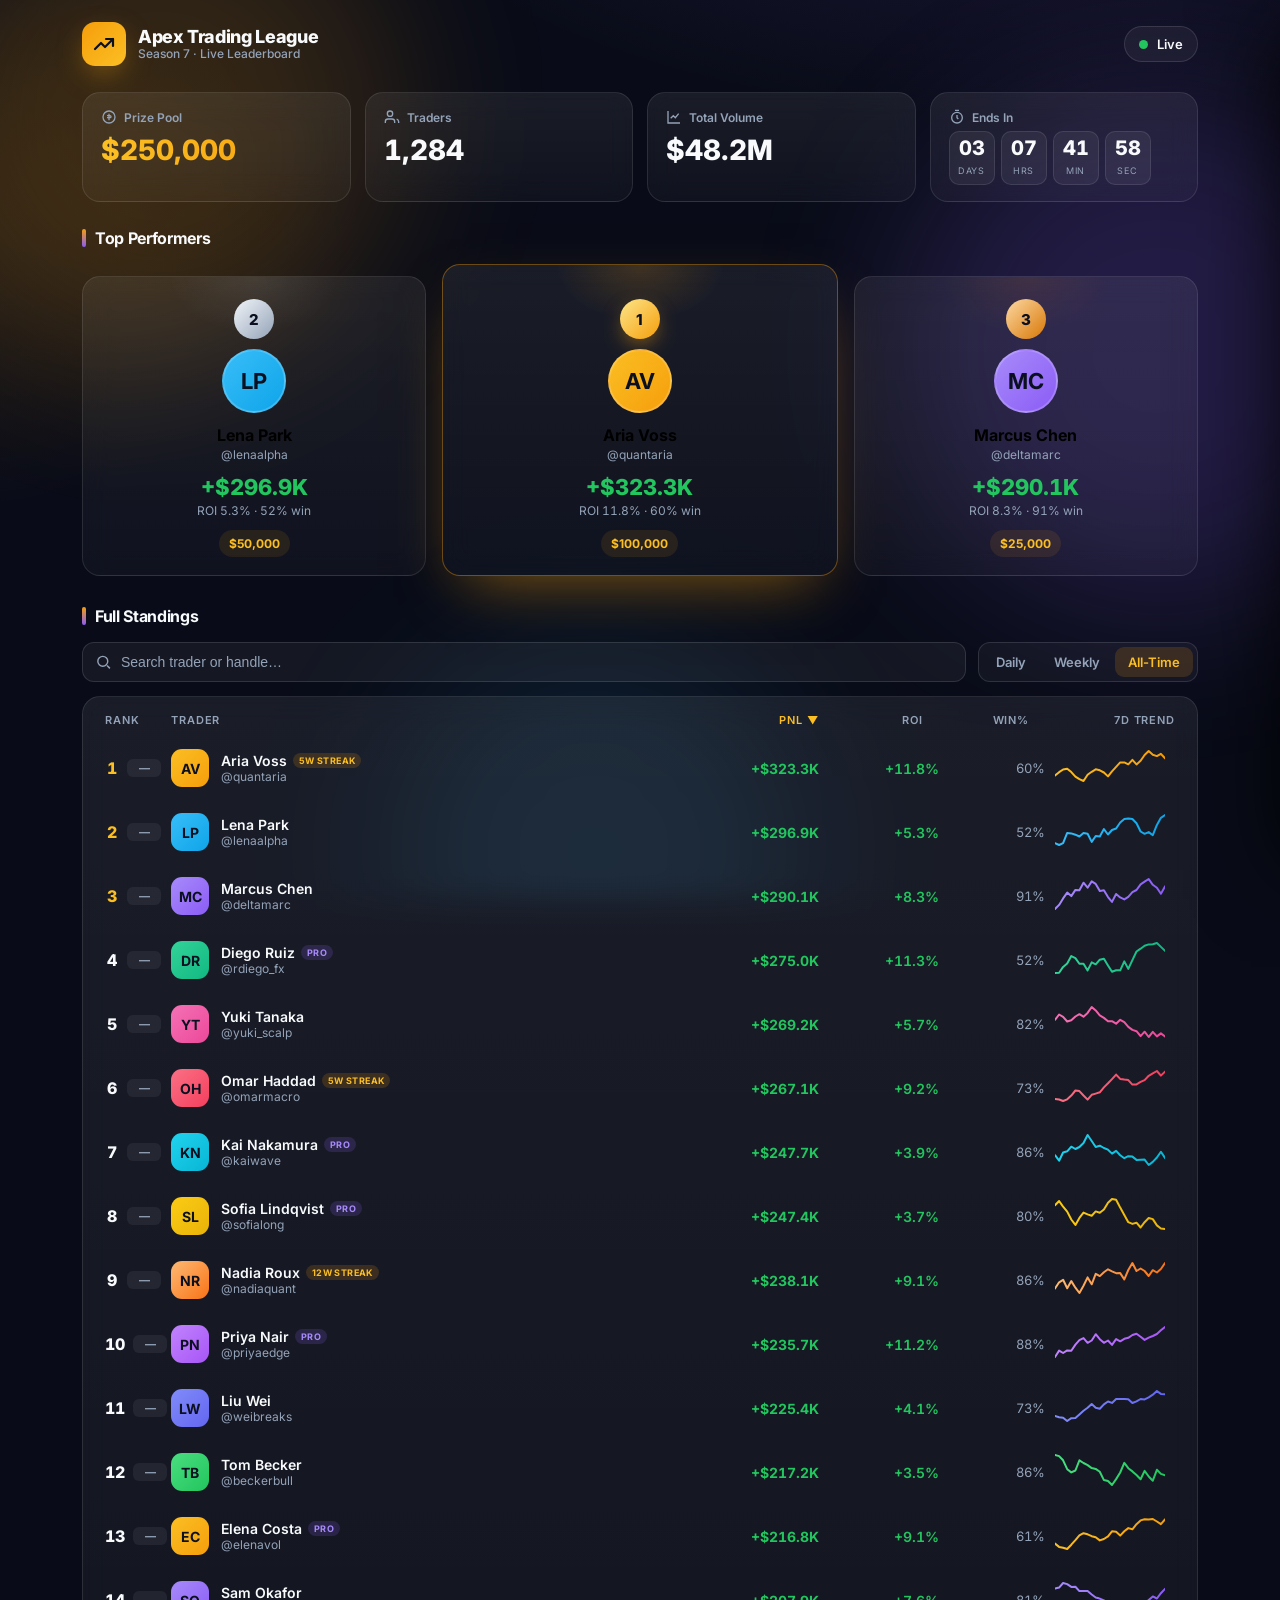
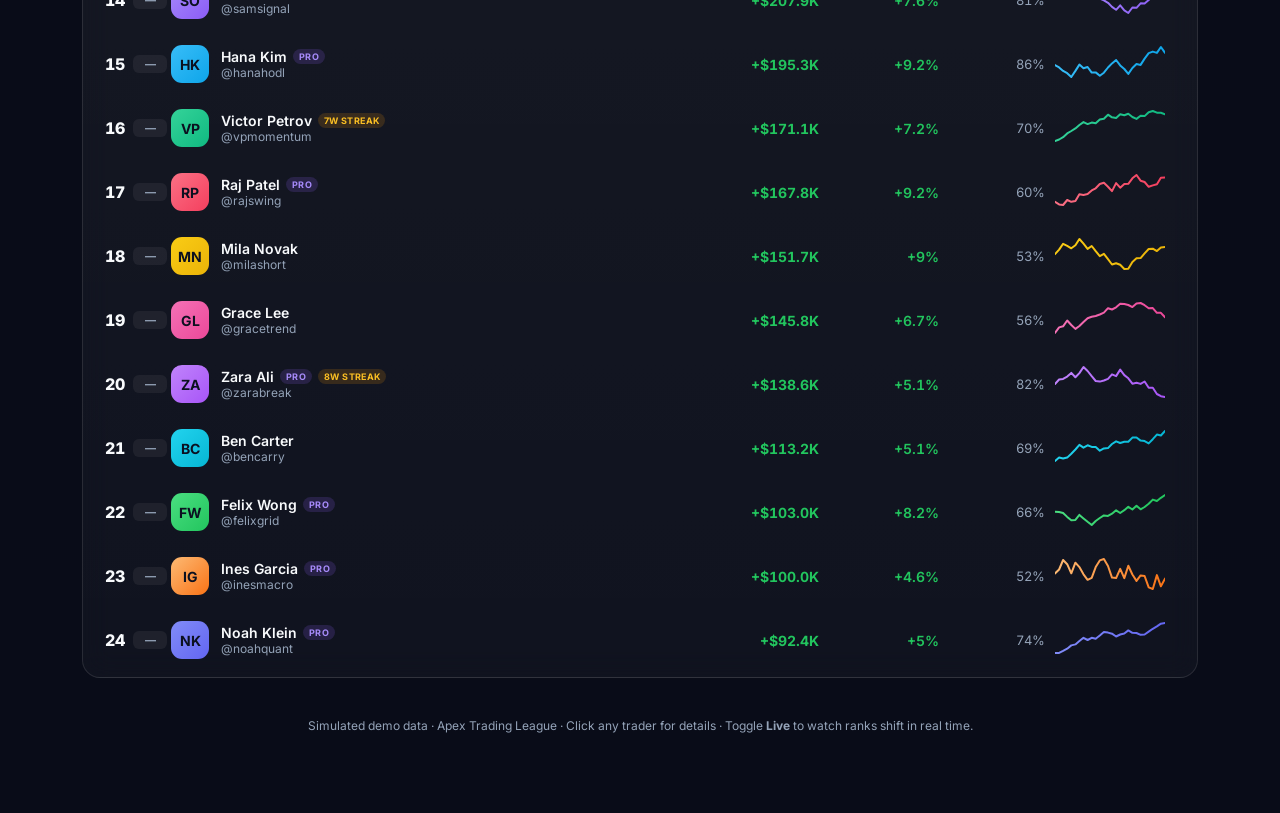
<file: reply-whitelabel/leaderboard.html>
<!DOCTYPE html>
<html lang="en" class="dark">
<head>
  <meta charset="UTF-8" />
  <meta name="viewport" content="width=device-width, initial-scale=1.0" />
  <title>Apex Trading League — Live Leaderboard</title>
  <meta name="description" content="Real-time ranking leaderboard for the Apex Trading League contest. Live PnL, ROI, win-rate and rank changes." />
  <link rel="preconnect" href="https://fonts.googleapis.com" />
  <link rel="preconnect" href="https://fonts.gstatic.com" crossorigin />
  <link href="https://fonts.googleapis.com/css2?family=Inter:wght@300;400;500;600;700;800&family=JetBrains+Mono:wght@500;600&display=swap" rel="stylesheet" />
  <style>
    /* ============ Design tokens (Modern Dark — gold + purple) ============ */
    :root{
      --gold: 245 158 11;        /* #F59E0B primary */
      --gold-2: 251 191 36;      /* #FBBF24 */
      --violet: 139 92 246;      /* #8B5CF6 accent */
      --violet-2: 167 139 250;
      --bg: 9 12 24;             /* deep navy, not pure black */
      --bg-2: 15 21 38;
      --surface: 255 255 255;    /* used with low alpha for glass */
      --fg: 248 250 252;
      --muted: 148 163 184;
      --border: 255 255 255;
      --up: 34 197 94;           /* green */
      --down: 244 63 94;         /* rose */
      --radius: 18px;
      --font: 'Inter', ui-sans-serif, system-ui, -apple-system, sans-serif;
      --mono: 'JetBrains Mono', ui-monospace, monospace;
    }
    *{ box-sizing:border-box; }
    html,body{ margin:0; padding:0; }
    body{
      font-family:var(--font);
      color:rgb(var(--fg));
      background:
        radial-gradient(1200px 600px at 80% -10%, rgb(var(--violet)/.18), transparent 60%),
        radial-gradient(900px 500px at -10% 10%, rgb(var(--gold)/.12), transparent 55%),
        rgb(var(--bg));
      min-height:100dvh;
      overflow-x:hidden;
      -webkit-font-smoothing:antialiased;
    }
    a{ color:inherit; }
    h1,h2,h3,h4{ margin:0; letter-spacing:-.02em; }
    button{ font-family:inherit; cursor:pointer; }
    .tnum{ font-variant-numeric:tabular-nums; }
    .mono{ font-family:var(--mono); font-variant-numeric:tabular-nums; }
    .sr-only{ position:absolute;width:1px;height:1px;padding:0;margin:-1px;overflow:hidden;clip:rect(0,0,0,0);border:0; }

    /* ============ Ambient animated blobs ============ */
    .blobs{ position:fixed; inset:0; z-index:0; pointer-events:none; overflow:hidden; }
    .blob{ position:absolute; border-radius:50%; filter:blur(80px); opacity:.5; }
    .blob.a{ width:480px;height:480px; background:rgb(var(--gold)/.35); top:-120px; left:-80px; animation:float1 18s ease-in-out infinite; }
    .blob.b{ width:520px;height:520px; background:rgb(var(--violet)/.40); top:10%; right:-140px; animation:float2 22s ease-in-out infinite; }
    .blob.c{ width:420px;height:420px; background:rgb(56 189 248/.20); bottom:-160px; left:30%; animation:float1 26s ease-in-out infinite; }
    @keyframes float1{ 0%,100%{ transform:translate(0,0) scale(1) } 50%{ transform:translate(60px,40px) scale(1.08) } }
    @keyframes float2{ 0%,100%{ transform:translate(0,0) scale(1) } 50%{ transform:translate(-50px,30px) scale(1.05) } }

    .wrap{ position:relative; z-index:1; max-width:1180px; margin:0 auto; padding:22px clamp(16px,4vw,32px) 80px; }

    /* ============ Glass primitives ============ */
    .glass{
      background:linear-gradient(180deg, rgb(var(--surface)/.07), rgb(var(--surface)/.03));
      border:1px solid rgb(var(--border)/.10);
      backdrop-filter:blur(14px); -webkit-backdrop-filter:blur(14px);
      border-radius:var(--radius);
    }

    /* ============ Header ============ */
    header.top{ display:flex; align-items:center; gap:16px; flex-wrap:wrap; margin-bottom:26px; }
    .brand{ display:flex; align-items:center; gap:12px; }
    .logo{ width:44px;height:44px; border-radius:13px; display:grid; place-items:center;
      background:linear-gradient(135deg, rgb(var(--gold)), rgb(var(--gold-2)));
      box-shadow:0 10px 30px -8px rgb(var(--gold)/.6); color:#0b1020; }
    .brand h1{ font-size:18px; font-weight:800; line-height:1.1; }
    .brand .sub{ font-size:12px; color:rgb(var(--muted)); font-weight:500; }
    .spacer{ flex:1; }
    .live-toggle{ display:flex; align-items:center; gap:9px; padding:9px 14px; border-radius:999px;
      border:1px solid rgb(var(--border)/.12); background:rgb(var(--surface)/.05); color:rgb(var(--fg));
      font-size:13px; font-weight:600; transition:all .2s ease; }
    .live-toggle:hover{ border-color:rgb(var(--gold)/.5); }
    .live-toggle .dot{ width:9px;height:9px;border-radius:50%; background:rgb(var(--muted)); transition:.2s; }
    .live-toggle.on .dot{ background:rgb(var(--up)); box-shadow:0 0 0 0 rgb(var(--up)/.6); animation:pulse 1.6s infinite; }
    @keyframes pulse{ 0%{ box-shadow:0 0 0 0 rgb(var(--up)/.55) } 70%{ box-shadow:0 0 0 9px rgb(var(--up)/0) } 100%{ box-shadow:0 0 0 0 rgb(var(--up)/0) } }

    /* ============ Stat strip ============ */
    .stats{ display:grid; grid-template-columns:repeat(4,1fr); gap:14px; margin-bottom:26px; }
    .stat{ padding:16px 18px; }
    .stat .label{ font-size:12px; color:rgb(var(--muted)); font-weight:600; display:flex; align-items:center; gap:7px; }
    .stat .val{ font-size:clamp(20px,3vw,28px); font-weight:800; margin-top:8px; }
    .stat .val.gold{ background:linear-gradient(90deg,rgb(var(--gold-2)),rgb(var(--gold))); -webkit-background-clip:text; background-clip:text; color:transparent; }
    .stat svg{ width:16px;height:16px; }
    .countdown{ display:flex; gap:6px; margin-top:6px; }
    .countdown .seg{ background:rgb(var(--surface)/.06); border:1px solid rgb(var(--border)/.10); border-radius:10px; padding:6px 8px; min-width:46px; text-align:center; }
    .countdown .seg b{ font-size:20px; font-weight:800; display:block; line-height:1; }
    .countdown .seg span{ font-size:9px; color:rgb(var(--muted)); text-transform:uppercase; letter-spacing:.08em; }

    /* ============ Podium ============ */
    .podium-section{ margin-bottom:30px; }
    .section-head{ display:flex; align-items:center; justify-content:space-between; gap:12px; margin-bottom:16px; flex-wrap:wrap; }
    .section-head h2{ font-size:16px; font-weight:700; display:flex; align-items:center; gap:9px; }
    .section-head h2 .bar{ width:4px;height:18px;border-radius:3px; background:linear-gradient(rgb(var(--gold)),rgb(var(--violet))); }
    .podium{ display:grid; grid-template-columns:1fr 1.15fr 1fr; gap:16px; align-items:end; }
    .pcard{ position:relative; padding:22px 16px 18px; text-align:center; overflow:hidden; transition:transform .25s cubic-bezier(.16,1,.3,1); }
    .pcard:hover{ transform:translateY(-6px); }
    .pcard.r1{ order:2; padding-top:34px; border-color:rgb(var(--gold)/.4); box-shadow:0 24px 60px -24px rgb(var(--gold)/.55); }
    .pcard.r2{ order:1; }
    .pcard.r3{ order:3; }
    .pcard .glow{ position:absolute; inset:0; opacity:.5; pointer-events:none; }
    .pcard.r1 .glow{ background:radial-gradient(120px 80px at 50% 0%, rgb(var(--gold)/.35), transparent 70%); }
    .pcard.r2 .glow{ background:radial-gradient(120px 80px at 50% 0%, rgb(203 213 225/.18), transparent 70%); }
    .pcard.r3 .glow{ background:radial-gradient(120px 80px at 50% 0%, rgb(217 119 6/.20), transparent 70%); }
    .medal{ position:relative; width:40px;height:40px; margin:0 auto 10px; border-radius:50%; display:grid; place-items:center; font-weight:800; font-size:15px; color:#0b1020; }
    .r1 .medal{ background:linear-gradient(135deg,#fde68a,#f59e0b); box-shadow:0 8px 22px -6px rgb(var(--gold)/.7); }
    .r2 .medal{ background:linear-gradient(135deg,#f1f5f9,#94a3b8); }
    .r3 .medal{ background:linear-gradient(135deg,#fcd9a3,#d97706); }
    .crown{ position:absolute; top:-30px; left:50%; transform:translateX(-50%); width:30px;height:30px; color:rgb(var(--gold-2)); animation:bob 3s ease-in-out infinite; }
    @keyframes bob{ 0%,100%{ transform:translateX(-50%) translateY(0) } 50%{ transform:translateX(-50%) translateY(-5px) } }
    .pavatar{ width:64px;height:64px; border-radius:50%; margin:0 auto 12px; display:grid; place-items:center; font-weight:700; font-size:22px; color:#0b1020; border:2px solid rgb(var(--border)/.18); }
    .pcard .pname{ font-size:16px; font-weight:700; }
    .pcard .phandle{ font-size:12px; color:rgb(var(--muted)); margin-top:2px; }
    .pcard .ppnl{ font-size:22px; font-weight:800; margin-top:12px; color:rgb(var(--up)); }
    .pcard .proi{ font-size:12px; color:rgb(var(--muted)); margin-top:3px; }
    .pcard .prize{ margin-top:12px; font-size:12px; font-weight:700; color:rgb(var(--gold-2)); padding:6px 10px; border-radius:999px; background:rgb(var(--gold)/.10); display:inline-block; }

    /* ============ Controls ============ */
    .controls{ display:flex; gap:12px; align-items:center; flex-wrap:wrap; margin-bottom:14px; }
    .search{ position:relative; flex:1; min-width:200px; }
    .search svg{ position:absolute; left:13px; top:50%; transform:translateY(-50%); width:17px;height:17px; color:rgb(var(--muted)); }
    .search input{ width:100%; padding:11px 14px 11px 38px; border-radius:12px; border:1px solid rgb(var(--border)/.12);
      background:rgb(var(--surface)/.05); color:rgb(var(--fg)); font-size:14px; outline:none; transition:.2s; }
    .search input::placeholder{ color:rgb(var(--muted)); }
    .search input:focus{ border-color:rgb(var(--gold)/.6); box-shadow:0 0 0 4px rgb(var(--gold)/.12); }
    .segmented{ display:flex; padding:4px; border-radius:12px; border:1px solid rgb(var(--border)/.12); background:rgb(var(--surface)/.04); gap:2px; }
    .segmented button{ border:0; background:transparent; color:rgb(var(--muted)); font-size:13px; font-weight:600; padding:7px 13px; border-radius:9px; transition:.18s; }
    .segmented button[aria-pressed="true"]{ background:rgb(var(--gold)/.16); color:rgb(var(--gold-2)); }
    .segmented button:hover{ color:rgb(var(--fg)); }

    /* ============ Leaderboard list ============ */
    .board{ padding:6px; }
    .board-head, .row{ display:grid; grid-template-columns:56px 1fr 130px 110px 96px 120px; align-items:center; gap:10px; }
    .board-head{ padding:10px 16px; font-size:11px; text-transform:uppercase; letter-spacing:.08em; color:rgb(var(--muted)); font-weight:600; }
    .board-head button{ background:none; border:0; color:inherit; font:inherit; text-transform:inherit; letter-spacing:inherit; display:inline-flex; align-items:center; gap:4px; padding:0; }
    .board-head button:hover{ color:rgb(var(--fg)); }
    .board-head .sort-ind{ opacity:0; }
    .board-head button[data-active="true"]{ color:rgb(var(--gold-2)); }
    .board-head button[data-active="true"] .sort-ind{ opacity:1; }
    .col-r{ text-align:right; justify-self:end; }
    .row{ padding:12px 16px; border-radius:14px; transition:background .18s ease; position:relative; cursor:pointer; }
    .row:hover{ background:rgb(var(--surface)/.05); }
    .row:focus-visible{ outline:2px solid rgb(var(--gold)/.7); outline-offset:-2px; }
    .row + .row{ margin-top:2px; }
    .row.flash-up{ animation:flashUp 1s ease; }
    .row.flash-down{ animation:flashDown 1s ease; }
    @keyframes flashUp{ 0%{ background:rgb(var(--up)/.22) } 100%{ background:transparent } }
    @keyframes flashDown{ 0%{ background:rgb(var(--down)/.20) } 100%{ background:transparent } }
    .rankcell{ display:flex; align-items:center; gap:8px; }
    .rk{ font-size:16px; font-weight:800; width:26px; text-align:center; }
    .rk.top{ color:rgb(var(--gold-2)); }
    .delta{ display:inline-flex; align-items:center; gap:2px; font-size:11px; font-weight:700; padding:2px 5px; border-radius:6px; min-width:34px; justify-content:center; }
    .delta.up{ color:rgb(var(--up)); background:rgb(var(--up)/.12); }
    .delta.down{ color:rgb(var(--down)); background:rgb(var(--down)/.12); }
    .delta.same{ color:rgb(var(--muted)); background:rgb(var(--surface)/.06); }
    .delta svg{ width:10px;height:10px; }
    .trader{ display:flex; align-items:center; gap:12px; min-width:0; }
    .avatar{ width:38px;height:38px; border-radius:11px; flex:none; display:grid; place-items:center; font-weight:700; font-size:14px; color:#0b1020; }
    .tinfo{ min-width:0; }
    .tinfo .nm{ font-size:14px; font-weight:600; white-space:nowrap; overflow:hidden; text-overflow:ellipsis; display:flex; align-items:center; gap:6px; }
    .tinfo .hd{ font-size:12px; color:rgb(var(--muted)); }
    .badge{ font-size:9px; font-weight:700; padding:2px 6px; border-radius:999px; text-transform:uppercase; letter-spacing:.04em; }
    .badge.pro{ background:rgb(var(--violet)/.18); color:rgb(var(--violet-2)); }
    .badge.streak{ background:rgb(var(--gold)/.16); color:rgb(var(--gold-2)); }
    .pnl{ font-weight:700; font-size:14px; }
    .pnl.pos{ color:rgb(var(--up)); }
    .pnl.neg{ color:rgb(var(--down)); }
    .roi{ font-weight:600; font-size:14px; }
    .win{ font-size:13px; color:rgb(var(--muted)); }
    .spark{ width:110px; height:34px; }
    .spark path.line{ fill:none; stroke-width:2; stroke-linecap:round; stroke-linejoin:round; }
    .empty{ text-align:center; padding:48px 16px; color:rgb(var(--muted)); }

    /* ============ Detail drawer ============ */
    .scrim{ position:fixed; inset:0; background:rgb(0 0 0/.55); backdrop-filter:blur(3px); z-index:40; opacity:0; pointer-events:none; transition:opacity .25s ease; }
    .scrim.open{ opacity:1; pointer-events:auto; }
    .drawer{ position:fixed; top:0; right:0; height:100dvh; width:min(420px,92vw); z-index:50;
      background:linear-gradient(180deg, rgb(var(--bg-2)), rgb(var(--bg)));
      border-left:1px solid rgb(var(--border)/.12); box-shadow:-30px 0 80px -30px rgb(0 0 0/.8);
      transform:translateX(100%); transition:transform .32s cubic-bezier(.16,1,.3,1); overflow-y:auto; }
    .drawer.open{ transform:translateX(0); }
    .drawer-inner{ padding:24px; }
    .drawer .closebtn{ position:absolute; top:18px; right:18px; width:36px;height:36px; border-radius:10px; border:1px solid rgb(var(--border)/.12); background:rgb(var(--surface)/.05); color:rgb(var(--fg)); display:grid; place-items:center; }
    .drawer .closebtn:hover{ border-color:rgb(var(--gold)/.5); }
    .dhead{ display:flex; align-items:center; gap:14px; margin:6px 0 20px; }
    .dhead .avatar{ width:60px;height:60px; border-radius:16px; font-size:22px; }
    .dhead .nm{ font-size:20px; font-weight:800; }
    .dhead .hd{ font-size:13px; color:rgb(var(--muted)); }
    .dstats{ display:grid; grid-template-columns:1fr 1fr; gap:10px; margin-bottom:20px; }
    .dstat{ padding:14px; border-radius:14px; background:rgb(var(--surface)/.05); border:1px solid rgb(var(--border)/.08); }
    .dstat .l{ font-size:11px; color:rgb(var(--muted)); font-weight:600; }
    .dstat .v{ font-size:19px; font-weight:800; margin-top:5px; }
    .chartbox{ padding:16px; border-radius:14px; background:rgb(var(--surface)/.04); border:1px solid rgb(var(--border)/.08); margin-bottom:18px; }
    .chartbox h4{ font-size:12px; color:rgb(var(--muted)); font-weight:600; margin-bottom:10px; }
    .badges-row{ display:flex; gap:8px; flex-wrap:wrap; }

    /* ============ Confetti ============ */
    .confetti{ position:fixed; inset:0; z-index:60; pointer-events:none; overflow:hidden; }
    .confetti i{ position:absolute; top:-12px; width:9px;height:14px; border-radius:2px; animation:fall linear forwards; }
    @keyframes fall{ to{ transform:translateY(105vh) rotate(720deg); opacity:.9; } }

    footer{ text-align:center; color:rgb(var(--muted)); font-size:12px; margin-top:40px; }

    /* ============ Responsive ============ */
    @media (max-width:880px){
      .stats{ grid-template-columns:1fr 1fr; }
      .board-head, .row{ grid-template-columns:46px 1fr 96px 84px; }
      .col-win, .col-spark{ display:none; }
    }
    @media (max-width:600px){
      .podium{ grid-template-columns:1fr; }
      .pcard.r1,.pcard.r2,.pcard.r3{ order:0; padding-top:22px; }
      .board-head, .row{ grid-template-columns:42px 1fr 92px; }
      .col-roi{ display:none; }
    }
    @media (prefers-reduced-motion:reduce){
      *{ animation-duration:.001ms!important; transition-duration:.001ms!important; }
      .blob{ animation:none; }
    }
  </style>
</head>
<body>
  <div class="blobs" aria-hidden="true"><div class="blob a"></div><div class="blob b"></div><div class="blob c"></div></div>

  <main class="wrap">
    <!-- Header -->
    <header class="top">
      <div class="brand">
        <div class="logo" aria-hidden="true">
          <svg width="24" height="24" viewBox="0 0 24 24" fill="none" stroke="currentColor" stroke-width="2.2" stroke-linecap="round" stroke-linejoin="round"><path d="M3 17l6-6 4 4 8-8"/><path d="M14 7h7v7"/></svg>
        </div>
        <div>
          <h1>Apex Trading League</h1>
          <div class="sub">Season 7 · Live Leaderboard</div>
        </div>
      </div>
      <div class="spacer"></div>
      <button class="live-toggle on" id="liveBtn" aria-pressed="true">
        <span class="dot" aria-hidden="true"></span><span id="liveLabel">Live</span>
      </button>
    </header>

    <!-- Stat strip -->
    <section class="stats" aria-label="Contest summary">
      <div class="stat glass">
        <div class="label"><svg viewBox="0 0 24 24" fill="none" stroke="currentColor" stroke-width="2"><circle cx="12" cy="12" r="9"/><path d="M12 7v10M9 10h4.5a1.5 1.5 0 010 3H9"/></svg> Prize Pool</div>
        <div class="val gold tnum">$250,000</div>
      </div>
      <div class="stat glass">
        <div class="label"><svg viewBox="0 0 24 24" fill="none" stroke="currentColor" stroke-width="2"><path d="M16 21v-2a4 4 0 00-4-4H6a4 4 0 00-4 4v2"/><circle cx="9" cy="7" r="4"/><path d="M22 21v-2a4 4 0 00-3-3.87"/></svg> Traders</div>
        <div class="val tnum" id="statTraders">1,284</div>
      </div>
      <div class="stat glass">
        <div class="label"><svg viewBox="0 0 24 24" fill="none" stroke="currentColor" stroke-width="2"><path d="M3 3v18h18"/><path d="M7 14l4-4 3 3 5-6"/></svg> Total Volume</div>
        <div class="val tnum" id="statVol">$48.2M</div>
      </div>
      <div class="stat glass">
        <div class="label"><svg viewBox="0 0 24 24" fill="none" stroke="currentColor" stroke-width="2"><circle cx="12" cy="13" r="8"/><path d="M12 9v4l2 2M9 2h6"/></svg> Ends In</div>
        <div class="countdown" id="countdown" aria-live="off"></div>
      </div>
    </section>

    <!-- Podium -->
    <section class="podium-section">
      <div class="section-head"><h2><span class="bar"></span> Top Performers</h2></div>
      <div class="podium" id="podium"></div>
    </section>

    <!-- Controls -->
    <section>
      <div class="section-head"><h2><span class="bar"></span> Full Standings</h2></div>
      <div class="controls">
        <label class="search">
          <span class="sr-only">Search traders</span>
          <svg viewBox="0 0 24 24" fill="none" stroke="currentColor" stroke-width="2"><circle cx="11" cy="11" r="7"/><path d="M21 21l-4-4"/></svg>
          <input id="search" type="search" placeholder="Search trader or handle…" autocomplete="off" />
        </label>
        <div class="segmented" role="group" aria-label="Timeframe">
          <button data-tf="daily" aria-pressed="false">Daily</button>
          <button data-tf="weekly" aria-pressed="false">Weekly</button>
          <button data-tf="all" aria-pressed="true">All-Time</button>
        </div>
      </div>

      <!-- Leaderboard -->
      <div class="board glass">
        <div class="board-head" role="row">
          <div>Rank</div>
          <div>Trader</div>
          <div class="col-r"><button data-sort="pnl" data-active="true">PnL <span class="sort-ind">▼</span></button></div>
          <div class="col-r col-roi"><button data-sort="roi">ROI <span class="sort-ind">▼</span></button></div>
          <div class="col-r col-win"><button data-sort="win">Win% <span class="sort-ind">▼</span></button></div>
          <div class="col-r col-spark">7d Trend</div>
        </div>
        <div id="rows"></div>
        <div class="empty" id="empty" hidden>No traders match your search.</div>
      </div>
    </section>

    <footer>Simulated demo data · Apex Trading League · Click any trader for details · Toggle <strong>Live</strong> to watch ranks shift in real time.</footer>
  </main>

  <!-- Drawer -->
  <div class="scrim" id="scrim"></div>
  <aside class="drawer" id="drawer" role="dialog" aria-modal="true" aria-labelledby="drawerName" aria-hidden="true">
    <button class="closebtn" id="closeDrawer" aria-label="Close details">
      <svg width="18" height="18" viewBox="0 0 24 24" fill="none" stroke="currentColor" stroke-width="2.2"><path d="M18 6L6 18M6 6l12 12"/></svg>
    </button>
    <div class="drawer-inner" id="drawerBody"></div>
  </aside>

  <div class="confetti" id="confetti" aria-hidden="true"></div>

  <script>
  (function(){
    "use strict";
    const PALETTES = [
      ['#fbbf24','#f59e0b'],['#a78bfa','#8b5cf6'],['#38bdf8','#0ea5e9'],['#34d399','#10b981'],
      ['#f472b6','#ec4899'],['#fb7185','#f43f5e'],['#facc15','#eab308'],['#22d3ee','#06b6d4'],
      ['#c084fc','#a855f7'],['#4ade80','#22c55e'],['#fdba74','#f97316'],['#818cf8','#6366f1']
    ];
    const NAMES = [
      ['Aria Voss','@quantaria'],['Marcus Chen','@deltamarc'],['Lena Park','@lenaalpha'],
      ['Diego Ruiz','@rdiego_fx'],['Yuki Tanaka','@yuki_scalp'],['Omar Haddad','@omarmacro'],
      ['Sofia Lindqvist','@sofialong'],['Kai Nakamura','@kaiwave'],['Priya Nair','@priyaedge'],
      ['Tom Becker','@beckerbull'],['Nadia Roux','@nadiaquant'],['Liu Wei','@weibreaks'],
      ['Elena Costa','@elenavol'],['Sam Okafor','@samsignal'],['Hana Kim','@hanahodl'],
      ['Victor Petrov','@vpmomentum'],['Grace Lee','@gracetrend'],['Raj Patel','@rajswing'],
      ['Mila Novak','@milashort'],['Ben Carter','@bencarry'],['Zara Ali','@zarabreak'],
      ['Felix Wong','@felixgrid'],['Ines Garcia','@inesmacro'],['Noah Klein','@noahquant']
    ];
    const rng = (seed => () => (seed = (seed*1103515245+12345)&0x7fffffff)/0x7fffffff)(42);
    const reduceMotion = window.matchMedia('(prefers-reduced-motion: reduce)').matches;

    // ---- Build trader data ----
    function makeSeries(start, n){
      const out=[start]; for(let i=1;i<n;i++){ out.push(Math.max(5, out[i-1] + (rng()-0.45)*start*0.12)); } return out;
    }
    let traders = NAMES.map((nm,i)=>{
      const base = 300000*(1-i/30) + rng()*40000;
      const roi = (base/ (50000+rng()*30000))*0.9 + rng()*8;
      const series = makeSeries(50+rng()*60, 28);
      return {
        id:i, name:nm[0], handle:nm[1], pal:PALETTES[i%PALETTES.length],
        pnl: Math.round(base/100)*100,
        roi: +(roi).toFixed(1),
        win: Math.round(48 + rng()*44),
        trades: Math.round(120+rng()*900),
        volume: Math.round((2+rng()*40)*10)/10,
        streak: i%5===0 ? Math.round(3+rng()*9) : 0,
        pro: rng()>0.6,
        series,
        prevRank: i+1
      };
    });

    let sortKey='pnl', tfFactor={daily:0.12, weekly:0.4, all:1}, currentTf='all';
    let query='', live=true, liveTimer=null, selected=null;

    const $rows = document.getElementById('rows');
    const $podium = document.getElementById('podium');
    const $empty = document.getElementById('empty');

    function initials(name){ return name.split(' ').map(w=>w[0]).join('').slice(0,2).toUpperCase(); }
    function money(n){
      const a=Math.abs(n);
      if(a>=1e6) return (n<0?'-':'+')+'$'+(a/1e6).toFixed(2)+'M';
      if(a>=1e3) return (n<0?'-':'+')+'$'+(a/1e3).toFixed(1)+'K';
      return (n<0?'-':'+')+'$'+a;
    }
    function tfVal(t,key){
      const f = tfFactor[currentTf];
      if(key==='pnl') return Math.round(t.pnl*f);
      if(key==='roi') return +(t.roi*Math.sqrt(f)).toFixed(1);
      return t.win;
    }
    function sparkPath(series,w,h){
      const min=Math.min(...series), max=Math.max(...series), range=(max-min)||1;
      return series.map((v,i)=>{
        const x=(i/(series.length-1))*w;
        const y=h-((v-min)/range)*(h-4)-2;
        return (i?'L':'M')+x.toFixed(1)+' '+y.toFixed(1);
      }).join(' ');
    }

    function computeRanked(){
      const list = traders.slice().sort((a,b)=> tfVal(b,sortKey)-tfVal(a,sortKey));
      list.forEach((t,i)=> t._rank=i+1);
      return list;
    }

    // ---- Render podium ----
    function renderPodium(ranked){
      const top3 = ranked.slice(0,3);
      const order=[1,0,2]; // r2,r1,r3 visual handled by CSS order
      $podium.innerHTML = top3.map((t,i)=>{
        const cls = i===0?'r1':(i===1?'r2':'r3');
        const crown = i===0 ? `<svg class="crown" viewBox="0 0 24 24" fill="currentColor"><path d="M3 7l4 4 5-7 5 7 4-4-2 12H5L3 7z"/></svg>` : '';
        return `<button class="pcard glass ${cls}" data-id="${t.id}">
          <span class="glow"></span>${crown}
          <div class="medal">${t._rank}</div>
          <div class="pavatar" style="background:linear-gradient(135deg,${t.pal[0]},${t.pal[1]})">${initials(t.name)}</div>
          <div class="pname">${t.name}</div>
          <div class="phandle">${t.handle}</div>
          <div class="ppnl tnum">${money(tfVal(t,'pnl'))}</div>
          <div class="proi tnum">ROI ${tfVal(t,'roi')}% · ${t.win}% win</div>
          <div class="prize">${['$100,000','$50,000','$25,000'][i]}</div>
        </button>`;
      }).join('');
    }

    // ---- Render rows with FLIP animation ----
    let lastPositions = {};
    function renderRows(){
      const ranked = computeRanked();
      renderPodium(ranked);

      const filtered = ranked.filter(t=> !query || (t.name+t.handle).toLowerCase().includes(query));
      $empty.hidden = filtered.length>0;

      // capture old positions
      const prev = {};
      [...$rows.children].forEach(el=> prev[el.dataset.id]=el.getBoundingClientRect().top);

      $rows.innerHTML = filtered.map(t=>{
        const pnl=tfVal(t,'pnl'), roi=tfVal(t,'roi');
        const diff = t.prevRank - t._rank;
        let delta;
        if(diff>0) delta=`<span class="delta up"><svg viewBox="0 0 24 24" fill="none" stroke="currentColor" stroke-width="3"><path d="M12 19V5M5 12l7-7 7 7"/></svg>${diff}</span>`;
        else if(diff<0) delta=`<span class="delta down"><svg viewBox="0 0 24 24" fill="none" stroke="currentColor" stroke-width="3"><path d="M12 5v14M5 12l7 7 7-7"/></svg>${-diff}</span>`;
        else delta=`<span class="delta same">—</span>`;
        return `<div class="row" data-id="${t.id}" tabindex="0" role="button" aria-label="${t.name}, rank ${t._rank}, PnL ${money(pnl)}">
          <div class="rankcell">
            <span class="rk ${t._rank<=3?'top':''} tnum">${t._rank}</span>
            ${delta}
          </div>
          <div class="trader">
            <div class="avatar" style="background:linear-gradient(135deg,${t.pal[0]},${t.pal[1]})">${initials(t.name)}</div>
            <div class="tinfo">
              <div class="nm">${t.name} ${t.pro?'<span class="badge pro">Pro</span>':''}${t.streak?`<span class="badge streak">${t.streak}w streak</span>`:''}</div>
              <div class="hd">${t.handle}</div>
            </div>
          </div>
          <div class="col-r pnl ${pnl>=0?'pos':'neg'} tnum">${money(pnl)}</div>
          <div class="col-r col-roi roi tnum" style="color:${roi>=0?'rgb(34 197 94)':'rgb(244 63 94)'}">${roi>=0?'+':''}${roi}%</div>
          <div class="col-r col-win win tnum">${t.win}%</div>
          <div class="col-spark">
            <svg class="spark" viewBox="0 0 110 34" preserveAspectRatio="none" aria-hidden="true">
              <defs><linearGradient id="g${t.id}" x1="0" x2="1"><stop offset="0" stop-color="${t.pal[0]}"/><stop offset="1" stop-color="${t.pal[1]}"/></linearGradient></defs>
              <path class="line" stroke="url(#g${t.id})" d="${sparkPath(t.series,110,34)}"/>
            </svg>
          </div>
        </div>`;
      }).join('');

      // FLIP: animate from old to new positions
      if(!reduceMotion){
        [...$rows.children].forEach(el=>{
          const id=el.dataset.id;
          if(prev[id]!==undefined){
            const dy = prev[id]-el.getBoundingClientRect().top;
            if(Math.abs(dy)>1){
              el.style.transform=`translateY(${dy}px)`;
              el.style.transition='none';
              requestAnimationFrame(()=>{
                el.style.transition='transform .55s cubic-bezier(.16,1,.3,1)';
                el.style.transform='';
              });
            }
          }
        });
      }
    }

    // ---- Live simulation ----
    function tick(){
      const ranked = computeRanked();
      ranked.forEach(t=> t.prevRank=t._rank);
      const before = ranked[0].id;
      // perturb a few random traders
      const k = 3+Math.floor(rng()*4);
      for(let i=0;i<k;i++){
        const t = traders[Math.floor(rng()*traders.length)];
        const delta = (rng()-0.42)*t.pnl*0.06;
        t.pnl = Math.round((t.pnl+delta)/100)*100;
        t.roi = +(t.roi + (rng()-0.45)*1.5).toFixed(1);
        t.win = Math.min(99,Math.max(20, t.win + Math.round((rng()-0.5)*2)));
        t.series = t.series.slice(1).concat(Math.max(5, t.series[t.series.length-1]+(rng()-0.4)*30));
      }
      renderRows();
      const after = computeRanked()[0].id;
      // flash changed rows
      flashChanges();
      if(after!==before) burstConfetti();
    }
    function flashChanges(){
      [...$rows.children].forEach(el=>{
        const id=+el.dataset.id; const t=traders.find(x=>x.id===id);
        if(!t) return;
        const d=t.prevRank-t._rank;
        if(d>0) el.classList.add('flash-up');
        else if(d<0) el.classList.add('flash-down');
        if(d!==0) setTimeout(()=>el.classList.remove('flash-up','flash-down'),1000);
      });
    }
    function startLive(){ if(liveTimer) return; liveTimer=setInterval(tick, 2600); }
    function stopLive(){ clearInterval(liveTimer); liveTimer=null; }

    // ---- Confetti ----
    function burstConfetti(){
      if(reduceMotion) return;
      const c=document.getElementById('confetti');
      const cols=['#f59e0b','#fbbf24','#8b5cf6','#a78bfa','#34d399'];
      for(let i=0;i<60;i++){
        const p=document.createElement('i');
        p.style.left=Math.random()*100+'vw';
        p.style.background=cols[i%cols.length];
        p.style.animationDuration=(2+Math.random()*2)+'s';
        p.style.animationDelay=(Math.random()*0.4)+'s';
        c.appendChild(p);
        setTimeout(()=>p.remove(),4500);
      }
    }

    // ---- Drawer ----
    const $scrim=document.getElementById('scrim'), $drawer=document.getElementById('drawer'), $dbody=document.getElementById('drawerBody');
    function openDrawer(id){
      const t=traders.find(x=>x.id===id); if(!t) return;
      selected=id;
      const ranked=computeRanked(); const rank=ranked.find(x=>x.id===id)._rank;
      $dbody.innerHTML=`
        <div class="dhead">
          <div class="avatar" style="background:linear-gradient(135deg,${t.pal[0]},${t.pal[1]})">${initials(t.name)}</div>
          <div><div class="nm" id="drawerName">${t.name}</div><div class="hd">${t.handle} · Rank #${rank}</div></div>
        </div>
        <div class="badges-row" style="margin-bottom:18px">
          ${t.pro?'<span class="badge pro">Pro Trader</span>':''}
          ${t.streak?`<span class="badge streak">${t.streak}-week win streak</span>`:''}
          <span class="badge" style="background:rgb(56 189 248/.16);color:#7dd3fc">Verified</span>
        </div>
        <div class="dstats">
          <div class="dstat"><div class="l">Total PnL</div><div class="v tnum" style="color:rgb(34 197 94)">${money(t.pnl)}</div></div>
          <div class="dstat"><div class="l">ROI</div><div class="v tnum" style="color:rgb(34 197 94)">+${t.roi}%</div></div>
          <div class="dstat"><div class="l">Win Rate</div><div class="v tnum">${t.win}%</div></div>
          <div class="dstat"><div class="l">Trades</div><div class="v tnum">${t.trades.toLocaleString()}</div></div>
          <div class="dstat"><div class="l">Volume</div><div class="v tnum">$${t.volume}M</div></div>
          <div class="dstat"><div class="l">Best Day</div><div class="v tnum" style="color:rgb(34 197 94)">+$${(Math.round(t.pnl*0.18/100)*100).toLocaleString()}</div></div>
        </div>
        <div class="chartbox">
          <h4>Equity curve · last 28 sessions</h4>
          <svg viewBox="0 0 360 120" preserveAspectRatio="none" style="width:100%;height:120px">
            <defs>
              <linearGradient id="dg" x1="0" x2="1"><stop offset="0" stop-color="${t.pal[0]}"/><stop offset="1" stop-color="${t.pal[1]}"/></linearGradient>
              <linearGradient id="df" x1="0" y1="0" x2="0" y2="1"><stop offset="0" stop-color="${t.pal[1]}" stop-opacity=".35"/><stop offset="1" stop-color="${t.pal[1]}" stop-opacity="0"/></linearGradient>
            </defs>
            <path d="${sparkPath(t.series,360,120)} L360 120 L0 120 Z" fill="url(#df)"/>
            <path class="line" style="fill:none;stroke-width:2.5" stroke="url(#dg)" d="${sparkPath(t.series,360,120)}"/>
          </svg>
        </div>`;
      $scrim.classList.add('open'); $drawer.classList.add('open'); $drawer.setAttribute('aria-hidden','false');
      document.getElementById('closeDrawer').focus();
    }
    function closeDrawer(){ selected=null; $scrim.classList.remove('open'); $drawer.classList.remove('open'); $drawer.setAttribute('aria-hidden','true'); }
    $scrim.addEventListener('click',closeDrawer);
    document.getElementById('closeDrawer').addEventListener('click',closeDrawer);
    document.addEventListener('keydown',e=>{ if(e.key==='Escape') closeDrawer(); });

    // ---- Events ----
    function rowClick(e){
      const el=e.target.closest('[data-id]'); if(!el) return; openDrawer(+el.dataset.id);
    }
    $rows.addEventListener('click',rowClick);
    $rows.addEventListener('keydown',e=>{ if((e.key==='Enter'||e.key===' ')&&e.target.dataset.id){ e.preventDefault(); openDrawer(+e.target.dataset.id);} });
    $podium.addEventListener('click',rowClick);

    document.getElementById('search').addEventListener('input',e=>{ query=e.target.value.trim().toLowerCase(); renderRows(); });

    document.querySelectorAll('.board-head [data-sort]').forEach(btn=>{
      btn.addEventListener('click',()=>{
        sortKey=btn.dataset.sort;
        document.querySelectorAll('.board-head [data-sort]').forEach(b=>b.removeAttribute('data-active'));
        btn.setAttribute('data-active','true');
        renderRows();
      });
    });
    document.querySelectorAll('[data-tf]').forEach(btn=>{
      btn.addEventListener('click',()=>{
        currentTf=btn.dataset.tf;
        document.querySelectorAll('[data-tf]').forEach(b=>b.setAttribute('aria-pressed','false'));
        btn.setAttribute('aria-pressed','true');
        renderRows();
      });
    });
    const $liveBtn=document.getElementById('liveBtn');
    $liveBtn.addEventListener('click',()=>{
      live=!live;
      $liveBtn.classList.toggle('on',live);
      $liveBtn.setAttribute('aria-pressed',String(live));
      document.getElementById('liveLabel').textContent= live?'Live':'Paused';
      if(live) startLive(); else stopLive();
    });

    // ---- Countdown ----
    const end = Date.now()+ (3*86400000 + 7*3600000 + 42*60000);
    function renderCountdown(){
      let s=Math.max(0,Math.floor((end-Date.now())/1000));
      const d=Math.floor(s/86400); s%=86400; const h=Math.floor(s/3600); s%=3600; const m=Math.floor(s/60); s%=60;
      const seg=(v,l)=>`<div class="seg"><b class="tnum">${String(v).padStart(2,'0')}</b><span>${l}</span></div>`;
      document.getElementById('countdown').innerHTML=seg(d,'days')+seg(h,'hrs')+seg(m,'min')+seg(s,'sec');
    }
    renderCountdown(); setInterval(renderCountdown,1000);

    // ---- Boot ----
    computeRanked().forEach(t=> t.prevRank=t._rank);
    renderRows();
    if(live) startLive();
  })();
  </script>
</body>
</html>
</file>
<file: ember-oak/fonts.css>
@font-face {
  font-family: 'Inter';
  font-style: normal;
  font-weight: 400;
  font-display: swap;
  src: url('fonts/Inter-400.woff2') format('woff2');
  unicode-range: U+0000-00FF, U+0131, U+0152-0153, U+02BB-02BC, U+02C6, U+02DA, U+02DC, U+0304, U+0308, U+0329, U+2000-206F, U+20AC, U+2122, U+2191, U+2193, U+2212, U+2215, U+FEFF, U+FFFD;
}
@font-face {
  font-family: 'Inter';
  font-style: normal;
  font-weight: 500;
  font-display: swap;
  src: url('fonts/Inter-500.woff2') format('woff2');
  unicode-range: U+0000-00FF, U+0131, U+0152-0153, U+02BB-02BC, U+02C6, U+02DA, U+02DC, U+0304, U+0308, U+0329, U+2000-206F, U+20AC, U+2122, U+2191, U+2193, U+2212, U+2215, U+FEFF, U+FFFD;
}
@font-face {
  font-family: 'Inter';
  font-style: normal;
  font-weight: 600;
  font-display: swap;
  src: url('fonts/Inter-600.woff2') format('woff2');
  unicode-range: U+0000-00FF, U+0131, U+0152-0153, U+02BB-02BC, U+02C6, U+02DA, U+02DC, U+0304, U+0308, U+0329, U+2000-206F, U+20AC, U+2122, U+2191, U+2193, U+2212, U+2215, U+FEFF, U+FFFD;
}
@font-face {
  font-family: 'Inter';
  font-style: normal;
  font-weight: 700;
  font-display: swap;
  src: url('fonts/Inter-700.woff2') format('woff2');
  unicode-range: U+0000-00FF, U+0131, U+0152-0153, U+02BB-02BC, U+02C6, U+02DA, U+02DC, U+0304, U+0308, U+0329, U+2000-206F, U+20AC, U+2122, U+2191, U+2193, U+2212, U+2215, U+FEFF, U+FFFD;
}
@font-face {
  font-family: 'Playfair Display';
  font-style: normal;
  font-weight: 500;
  font-display: swap;
  src: url('fonts/PlayfairDisplay-500.woff2') format('woff2');
  unicode-range: U+0000-00FF, U+0131, U+0152-0153, U+02BB-02BC, U+02C6, U+02DA, U+02DC, U+0304, U+0308, U+0329, U+2000-206F, U+20AC, U+2122, U+2191, U+2193, U+2212, U+2215, U+FEFF, U+FFFD;
}
@font-face {
  font-family: 'Playfair Display';
  font-style: normal;
  font-weight: 600;
  font-display: swap;
  src: url('fonts/PlayfairDisplay-600.woff2') format('woff2');
  unicode-range: U+0000-00FF, U+0131, U+0152-0153, U+02BB-02BC, U+02C6, U+02DA, U+02DC, U+0304, U+0308, U+0329, U+2000-206F, U+20AC, U+2122, U+2191, U+2193, U+2212, U+2215, U+FEFF, U+FFFD;
}
@font-face {
  font-family: 'Playfair Display';
  font-style: normal;
  font-weight: 700;
  font-display: swap;
  src: url('fonts/PlayfairDisplay-700.woff2') format('woff2');
  unicode-range: U+0000-00FF, U+0131, U+0152-0153, U+02BB-02BC, U+02C6, U+02DA, U+02DC, U+0304, U+0308, U+0329, U+2000-206F, U+20AC, U+2122, U+2191, U+2193, U+2212, U+2215, U+FEFF, U+FFFD;
}
</file>
<file: ember-oak/styles.css>
/* ==========================================================================
   Ember & Oak Roasting Co. — Design System
   Style: Warm editorial craft (cream + espresso + amber)
   Type:  Playfair Display (display serif) / Inter (UI + body)
   ========================================================================== */

/* ---------- Tokens ---------- */
:root {
  /* Color primitives */
  --cream-50: #FBF8F2;
  --cream-100: #F5EEE1;
  --cream-200: #EDE0CB;
  --cream-300: #E0CDAE;
  --espresso-950: #1E130C;
  --espresso-900: #2B1C12;
  --espresso-800: #3D2A1B;
  --espresso-600: #6B4E36;
  --espresso-500: #7D5F45;
  --amber-700: #92400E;
  --amber-800: #7C3608;
  --amber-600: #B45309;
  --amber-500: #D97706;
  --copper: #C67C4E;
  --gold: #D97706;
  --green-700: #3F6212;
  --red-600: #B91C1C;

  /* Semantic tokens */
  --color-background: var(--cream-50);
  --color-surface: #FFFFFF;
  --color-surface-warm: var(--cream-100);
  --color-foreground: var(--espresso-900);
  --color-muted: var(--espresso-600);
  --color-border: rgba(61, 42, 27, 0.14);
  --color-primary: var(--amber-700);
  --color-primary-hover: var(--amber-800);
  --color-on-primary: #FFFFFF;
  --color-dark-bg: var(--espresso-950);
  --color-dark-surface: #2A1B11;
  --color-dark-fg: #F3E9DA;
  --color-dark-muted: #C9B49B;
  --color-dark-border: rgba(243, 233, 218, 0.16);
  --color-error: var(--red-600);
  --color-success: var(--green-700);
  --color-ring: var(--amber-600);

  /* Typography */
  --font-display: "Playfair Display", Georgia, serif;
  --font-body: "Inter", -apple-system, "Segoe UI", sans-serif;
  --text-hero: clamp(2.6rem, 6vw, 4.4rem);
  --text-h2: clamp(1.9rem, 3.6vw, 2.9rem);
  --text-h3: clamp(1.25rem, 2vw, 1.5rem);
  --text-lead: clamp(1.05rem, 1.4vw, 1.2rem);

  /* Spacing (8px rhythm) */
  --space-1: 0.25rem;
  --space-2: 0.5rem;
  --space-3: 0.75rem;
  --space-4: 1rem;
  --space-6: 1.5rem;
  --space-8: 2rem;
  --space-12: 3rem;
  --space-16: 4rem;
  --space-24: 6rem;

  /* Shape & elevation */
  --radius-sm: 10px;
  --radius-md: 16px;
  --radius-lg: 24px;
  --radius-pill: 999px;
  --shadow-sm: 0 1px 2px rgba(30, 19, 12, 0.06), 0 2px 8px rgba(30, 19, 12, 0.05);
  --shadow-md: 0 2px 6px rgba(30, 19, 12, 0.06), 0 12px 28px rgba(30, 19, 12, 0.10);
  --shadow-lg: 0 6px 16px rgba(30, 19, 12, 0.10), 0 24px 48px rgba(30, 19, 12, 0.14);

  /* Motion */
  --ease-out: cubic-bezier(0.22, 1, 0.36, 1);
  --dur-fast: 160ms;
  --dur-med: 260ms;

  /* Layers */
  --z-header: 100;
  --z-drawer: 200;
  --z-toast: 300;
}

/* ---------- Reset & base ---------- */
*, *::before, *::after { box-sizing: border-box; }

html {
  scroll-behavior: smooth;
  -webkit-text-size-adjust: 100%;
  overflow-x: clip;
}

body {
  margin: 0;
  font-family: var(--font-body);
  font-size: 1rem;
  line-height: 1.7;
  color: var(--color-foreground);
  background-color: var(--color-background);
  overflow-x: clip;
}

img, svg { max-width: 100%; height: auto; display: block; }

h1, h2, h3, h4 {
  font-family: var(--font-display);
  font-weight: 600;
  line-height: 1.15;
  margin: 0 0 var(--space-4);
  letter-spacing: -0.01em;
  text-wrap: balance;
}

h1 { font-size: var(--text-hero); }
h2 { font-size: var(--text-h2); }
h3 { font-size: var(--text-h3); }

p { margin: 0 0 var(--space-4); }
blockquote, figure { margin: 0; }
p:last-child { margin-bottom: 0; }

a {
  color: var(--color-primary);
  text-decoration-thickness: 1px;
  text-underline-offset: 3px;
}
a:hover { color: var(--color-primary-hover); }

button { font-family: inherit; }

:focus-visible {
  outline: 3px solid var(--color-ring);
  outline-offset: 2px;
  border-radius: 4px;
}

::selection { background: var(--cream-300); color: var(--espresso-950); }

.container {
  width: 100%;
  max-width: 72.5rem;
  margin-inline: auto;
  padding-inline: clamp(1.25rem, 4vw, 2.5rem);
}

.section { padding-block: clamp(4rem, 9vw, 7rem); }
.section-tight { padding-block: clamp(3rem, 6vw, 4.5rem); }

.lead {
  font-size: var(--text-lead);
  color: var(--color-muted);
  max-width: 38rem;
}

.eyebrow {
  display: inline-flex;
  align-items: center;
  gap: var(--space-2);
  font-size: 0.8rem;
  font-weight: 600;
  letter-spacing: 0.14em;
  text-transform: uppercase;
  color: var(--amber-600);
  margin-bottom: var(--space-4);
}
.eyebrow::before {
  content: "";
  width: 1.75rem;
  height: 2px;
  background: var(--amber-600);
  border-radius: 2px;
}

.section-head { max-width: 44rem; margin-bottom: clamp(2rem, 5vw, 3.5rem); }
.section-head.center { margin-inline: auto; text-align: center; }
.section-head.center .eyebrow { justify-content: center; }
.section-head.center .lead { margin-inline: auto; }

/* ---------- Utilities ---------- */
.sr-only {
  position: absolute;
  width: 1px;
  height: 1px;
  padding: 0;
  margin: -1px;
  overflow: hidden;
  clip: rect(0, 0, 0, 0);
  white-space: nowrap;
  border: 0;
}

/* ---------- Skip link ---------- */
.skip-link {
  position: absolute;
  top: -100%;
  left: var(--space-4);
  z-index: calc(var(--z-header) + 1);
  padding: var(--space-3) var(--space-4);
  background: var(--espresso-950);
  color: var(--color-dark-fg);
  border-radius: 0 0 var(--radius-sm) var(--radius-sm);
  text-decoration: none;
  font-weight: 600;
}
.skip-link:focus { top: 0; color: var(--color-dark-fg); }

/* ---------- Announcement bar ---------- */
.announce {
  background: var(--espresso-950);
  color: var(--color-dark-fg);
  text-align: center;
  font-size: 0.85rem;
  font-weight: 500;
  letter-spacing: 0.02em;
  padding: var(--space-2) var(--space-4);
}
.announce a { color: var(--copper); font-weight: 600; }

/* ---------- Header / navigation ---------- */
.site-header {
  position: sticky;
  top: 0;
  z-index: var(--z-header);
  background: rgba(251, 248, 242, 0.88);
  -webkit-backdrop-filter: blur(12px);
  backdrop-filter: blur(12px);
  border-bottom: 1px solid var(--color-border);
}

.nav {
  display: flex;
  align-items: center;
  justify-content: space-between;
  gap: var(--space-4);
  min-height: 4.5rem;
}

.brand {
  display: inline-flex;
  align-items: center;
  gap: var(--space-3);
  text-decoration: none;
  color: var(--color-foreground);
}
.brand:hover { color: var(--color-foreground); }
.brand-mark { flex: none; }
.brand-name {
  font-family: var(--font-display);
  font-weight: 700;
  font-size: 1.3rem;
  line-height: 1.1;
}
.brand-sub {
  display: block;
  font-family: var(--font-body);
  font-size: 0.64rem;
  font-weight: 600;
  letter-spacing: 0.22em;
  text-transform: uppercase;
  color: var(--color-muted);
}

.nav-links {
  display: flex;
  align-items: center;
  gap: var(--space-2);
  list-style: none;
  margin: 0;
  padding: 0;
}
.nav-links a {
  display: inline-block;
  padding: var(--space-2) var(--space-3);
  border-radius: var(--radius-pill);
  color: var(--color-foreground);
  text-decoration: none;
  font-size: 0.95rem;
  font-weight: 500;
  transition: background-color var(--dur-fast) var(--ease-out), color var(--dur-fast) var(--ease-out);
}
.nav-links a:hover { background: var(--cream-200); }
.nav-links a[aria-current="page"] {
  background: var(--espresso-900);
  color: var(--cream-50);
  font-weight: 600;
}

.nav-actions { display: flex; align-items: center; gap: var(--space-3); }

.cart-btn {
  position: relative;
  display: inline-flex;
  align-items: center;
  justify-content: center;
  width: 2.75rem;
  height: 2.75rem;
  border: 1px solid var(--color-border);
  border-radius: var(--radius-pill);
  background: var(--color-surface);
  color: var(--color-foreground);
  cursor: pointer;
  transition: border-color var(--dur-fast) var(--ease-out), transform var(--dur-fast) var(--ease-out);
}
.cart-btn:hover { border-color: var(--espresso-600); }
.cart-btn:active { transform: scale(0.95); }
.cart-count {
  position: absolute;
  top: -0.3rem;
  right: -0.3rem;
  min-width: 1.25rem;
  height: 1.25rem;
  padding-inline: 0.3rem;
  display: grid;
  place-items: center;
  background: var(--amber-700);
  color: #fff;
  font-size: 0.7rem;
  font-weight: 700;
  border-radius: var(--radius-pill);
}

.nav-toggle {
  display: none;
  width: 2.75rem;
  height: 2.75rem;
  align-items: center;
  justify-content: center;
  border: 1px solid var(--color-border);
  border-radius: var(--radius-pill);
  background: var(--color-surface);
  color: var(--color-foreground);
  cursor: pointer;
}

/* ---------- Buttons ---------- */
.btn {
  display: inline-flex;
  align-items: center;
  justify-content: center;
  gap: var(--space-2);
  min-height: 3rem;
  padding: 0.75rem 1.75rem;
  border-radius: var(--radius-pill);
  border: 1.5px solid transparent;
  font-family: var(--font-body);
  font-size: 1rem;
  font-weight: 600;
  line-height: 1.2;
  text-decoration: none;
  cursor: pointer;
  transition: background-color var(--dur-fast) var(--ease-out),
              border-color var(--dur-fast) var(--ease-out),
              color var(--dur-fast) var(--ease-out),
              transform var(--dur-fast) var(--ease-out),
              box-shadow var(--dur-fast) var(--ease-out);
}
.btn:active { transform: scale(0.97); }
.btn svg { flex: none; }

.btn-primary {
  background: var(--color-primary);
  color: var(--color-on-primary);
  box-shadow: 0 8px 20px rgba(146, 64, 14, 0.28);
}
.btn-primary:hover {
  background: var(--color-primary-hover);
  color: var(--color-on-primary);
  box-shadow: 0 10px 24px rgba(146, 64, 14, 0.34);
}

.btn-outline {
  background: transparent;
  border-color: var(--espresso-800);
  color: var(--espresso-900);
}
.btn-outline:hover { background: var(--espresso-900); color: var(--cream-50); }

.btn-light {
  background: var(--cream-50);
  color: var(--espresso-950);
}
.btn-light:hover { background: var(--cream-200); color: var(--espresso-950); }

.btn-ghost-light {
  background: transparent;
  border-color: var(--color-dark-border);
  color: var(--color-dark-fg);
}
.btn-ghost-light:hover { background: rgba(243, 233, 218, 0.1); color: var(--color-dark-fg); }

.btn-sm { min-height: 2.5rem; padding: 0.5rem 1.15rem; font-size: 0.9rem; }
.btn-block { width: 100%; }

.btn[disabled], .btn[aria-disabled="true"] {
  opacity: 0.5;
  cursor: not-allowed;
  transform: none;
}

/* ---------- Hero ---------- */
.hero { position: relative; overflow: hidden; }
.hero-bg {
  position: absolute;
  inset: 0;
  pointer-events: none;
  background:
    radial-gradient(42rem 26rem at 85% 10%, rgba(198, 124, 78, 0.14), transparent 65%),
    radial-gradient(34rem 22rem at 8% 90%, rgba(146, 64, 14, 0.10), transparent 60%);
}
.hero-grid {
  position: relative;
  display: grid;
  grid-template-columns: 1.05fr 0.95fr;
  gap: clamp(2rem, 5vw, 4.5rem);
  align-items: center;
  padding-block: clamp(3.5rem, 8vw, 6.5rem);
}
.hero-copy .lead { margin-bottom: var(--space-8); }
.hero-ctas { display: flex; flex-wrap: wrap; gap: var(--space-4); align-items: center; }

.hero-proof {
  display: flex;
  flex-wrap: wrap;
  align-items: center;
  gap: var(--space-3);
  margin-top: var(--space-8);
  color: var(--color-muted);
  font-size: 0.9rem;
  font-weight: 500;
}
.hero-art { position: relative; }
.hero-art svg { width: 100%; height: auto; }

.stars { display: inline-flex; gap: 2px; color: var(--gold); }

/* Floating chip on hero art */
.float-chip {
  position: absolute;
  display: flex;
  align-items: center;
  gap: var(--space-3);
  padding: var(--space-3) var(--space-4);
  background: var(--color-surface);
  border: 1px solid var(--color-border);
  border-radius: var(--radius-md);
  box-shadow: var(--shadow-md);
  font-size: 0.85rem;
  font-weight: 600;
  line-height: 1.3;
}
.float-chip small { display: block; font-weight: 500; color: var(--color-muted); }
.float-chip .dot {
  width: 0.6rem; height: 0.6rem; flex: none;
  border-radius: 50%;
  background: var(--color-success);
  box-shadow: 0 0 0 4px rgba(63, 98, 18, 0.15);
}

/* ---------- Marquee / press strip ---------- */
.press {
  border-block: 1px solid var(--color-border);
  background: var(--color-surface-warm);
}
.press-inner {
  display: flex;
  flex-wrap: wrap;
  align-items: center;
  justify-content: center;
  gap: clamp(1.5rem, 5vw, 4rem);
  padding-block: var(--space-6);
}
.press-item {
  font-family: var(--font-display);
  font-size: 1.05rem;
  font-style: italic;
  color: var(--espresso-600);
  white-space: nowrap;
}

/* ---------- Cards & grids ---------- */
.grid-3 { display: grid; grid-template-columns: repeat(3, 1fr); gap: var(--space-6); }
.grid-4 { display: grid; grid-template-columns: repeat(4, 1fr); gap: var(--space-6); }
.grid-2 { display: grid; grid-template-columns: repeat(2, 1fr); gap: var(--space-6); }

.card {
  background: var(--color-surface);
  border: 1px solid var(--color-border);
  border-radius: var(--radius-lg);
  padding: var(--space-8);
  box-shadow: var(--shadow-sm);
}

.icon-tile {
  display: grid;
  place-items: center;
  width: 3.25rem;
  height: 3.25rem;
  border-radius: var(--radius-md);
  background: var(--cream-100);
  color: var(--amber-700);
  margin-bottom: var(--space-4);
}

/* ---------- Product cards ---------- */
.product-card {
  display: flex;
  flex-direction: column;
  background: var(--color-surface);
  border: 1px solid var(--color-border);
  border-radius: var(--radius-lg);
  overflow: hidden;
  box-shadow: var(--shadow-sm);
  transition: transform var(--dur-med) var(--ease-out), box-shadow var(--dur-med) var(--ease-out);
}
.product-card:hover { transform: translateY(-6px); box-shadow: var(--shadow-lg); }

.product-media {
  position: relative;
  display: grid;
  place-items: center;
  aspect-ratio: 4 / 3;
  padding: var(--space-6);
}
.product-media svg { width: min(11rem, 60%); height: auto; }
.product-media .badge {
  position: absolute;
  top: var(--space-4);
  left: var(--space-4);
}

.badge {
  display: inline-flex;
  align-items: center;
  gap: 0.35rem;
  padding: 0.3rem 0.75rem;
  border-radius: var(--radius-pill);
  font-size: 0.72rem;
  font-weight: 700;
  letter-spacing: 0.06em;
  text-transform: uppercase;
  background: var(--espresso-900);
  color: var(--cream-50);
}
.badge-light { background: var(--cream-50); color: var(--espresso-900); border: 1px solid var(--color-border); }
.badge-amber { background: var(--amber-700); color: #fff; }

.product-body {
  display: flex;
  flex-direction: column;
  gap: var(--space-3);
  padding: var(--space-6);
  border-top: 1px solid var(--color-border);
  flex: 1;
}
.product-origin {
  font-size: 0.78rem;
  font-weight: 600;
  letter-spacing: 0.12em;
  text-transform: uppercase;
  color: var(--amber-600);
}
.product-name { font-size: 1.35rem; margin: 0; }
.product-notes { display: flex; flex-wrap: wrap; gap: var(--space-2); margin: 0; padding: 0; list-style: none; }
.product-notes li {
  font-size: 0.78rem;
  font-weight: 500;
  padding: 0.2rem 0.65rem;
  background: var(--cream-100);
  border-radius: var(--radius-pill);
  color: var(--espresso-600);
}

.roast {
  display: flex;
  align-items: center;
  gap: var(--space-2);
  font-size: 0.8rem;
  font-weight: 500;
  color: var(--color-muted);
}
.roast-dots { display: inline-flex; gap: 4px; }
.roast-dots span {
  width: 0.55rem; height: 0.55rem;
  border-radius: 50%;
  background: var(--cream-300);
}
.roast-dots span.on { background: var(--espresso-800); }

.product-foot {
  display: flex;
  align-items: center;
  justify-content: space-between;
  gap: var(--space-3);
  margin-top: auto;
  padding-top: var(--space-3);
}
.price { font-size: 1.15rem; font-weight: 700; font-variant-numeric: tabular-nums; }
.price small { font-size: 0.8rem; font-weight: 500; color: var(--color-muted); }

/* ---------- Filter chips ---------- */
.chip-row { display: flex; flex-wrap: wrap; gap: var(--space-2); }
.chip {
  padding: 0.5rem 1.1rem;
  min-height: 2.75rem;
  border: 1.5px solid var(--color-border);
  border-radius: var(--radius-pill);
  background: var(--color-surface);
  color: var(--color-foreground);
  font-size: 0.9rem;
  font-weight: 500;
  cursor: pointer;
  transition: all var(--dur-fast) var(--ease-out);
}
.chip:hover { border-color: var(--espresso-600); }
.chip[aria-pressed="true"] {
  background: var(--espresso-900);
  border-color: var(--espresso-900);
  color: var(--cream-50);
  font-weight: 600;
}

.shop-toolbar {
  display: flex;
  flex-wrap: wrap;
  align-items: center;
  justify-content: space-between;
  gap: var(--space-4);
  margin-bottom: var(--space-8);
}
.result-count { font-size: 0.9rem; color: var(--color-muted); }

/* ---------- Process steps ---------- */
.step-num {
  font-family: var(--font-display);
  font-size: 3rem;
  font-weight: 700;
  line-height: 1;
  color: var(--cream-300);
  margin-bottom: var(--space-3);
}

/* ---------- Dark band / CTA ---------- */
.band {
  background:
    radial-gradient(50rem 30rem at 110% -20%, rgba(198, 124, 78, 0.22), transparent 60%),
    var(--color-dark-bg);
  color: var(--color-dark-fg);
  border-radius: var(--radius-lg);
  padding: clamp(2.5rem, 6vw, 4.5rem);
}
.band h2, .band h3 { color: var(--color-dark-fg); }
.band .lead, .band p { color: var(--color-dark-muted); }
.band .eyebrow { color: var(--copper); }
.band .eyebrow::before { background: var(--copper); }

.dark-section {
  background:
    radial-gradient(60rem 36rem at 90% 0%, rgba(198, 124, 78, 0.16), transparent 60%),
    var(--color-dark-bg);
  color: var(--color-dark-fg);
}
.dark-section h2, .dark-section h3 { color: var(--color-dark-fg); }
.dark-section .lead, .dark-section p { color: var(--color-dark-muted); }
.dark-section .eyebrow { color: var(--copper); }
.dark-section .eyebrow::before { background: var(--copper); }
.dark-section .card {
  background: var(--color-dark-surface);
  border-color: var(--color-dark-border);
  color: var(--color-dark-fg);
  box-shadow: none;
}
.dark-section .card p { color: var(--color-dark-muted); }

/* ---------- Stats ---------- */
.stat-row {
  display: grid;
  grid-template-columns: repeat(4, 1fr);
  gap: var(--space-6);
  text-align: center;
}
.stat-value {
  font-family: var(--font-display);
  font-size: clamp(2.2rem, 4vw, 3.2rem);
  font-weight: 700;
  line-height: 1.05;
  font-variant-numeric: tabular-nums;
}
.stat-label { font-size: 0.9rem; color: var(--color-muted); margin-top: var(--space-2); }
.dark-section .stat-label { color: var(--color-dark-muted); }

/* ---------- Testimonials ---------- */
.quote-card { display: flex; flex-direction: column; gap: var(--space-4); height: 100%; }
.quote-text { font-size: 1.05rem; line-height: 1.65; }
.quote-person { display: flex; align-items: center; gap: var(--space-3); margin-top: auto; }
.avatar {
  width: 3rem; height: 3rem; flex: none;
  border-radius: 50%;
  display: grid; place-items: center;
  font-weight: 700;
  font-size: 0.95rem;
  color: #fff;
}
.quote-person strong { display: block; font-size: 0.95rem; line-height: 1.3; }
.quote-person span { font-size: 0.82rem; color: var(--color-muted); }

/* ---------- Pricing tiers ---------- */
.tier {
  position: relative;
  display: flex;
  flex-direction: column;
  gap: var(--space-4);
  height: 100%;
}
.tier-price {
  font-family: var(--font-display);
  font-size: 2.6rem;
  font-weight: 700;
  line-height: 1;
  font-variant-numeric: tabular-nums;
}
.tier-price small { font-family: var(--font-body); font-size: 0.9rem; font-weight: 500; color: var(--color-muted); }
.tier-features { list-style: none; margin: 0; padding: 0; display: grid; gap: var(--space-3); }
.tier-features li { display: flex; gap: var(--space-3); align-items: flex-start; font-size: 0.95rem; }
.tier-features svg { flex: none; margin-top: 0.2rem; color: var(--color-success); }
.tier .btn { margin-top: auto; }

.tier-featured {
  border: 2px solid var(--amber-700);
  box-shadow: var(--shadow-lg);
}
.tier-flag {
  position: absolute;
  top: -0.9rem;
  left: 50%;
  transform: translateX(-50%);
  white-space: nowrap;
}

/* ---------- Accordion (FAQ) ---------- */
.accordion { display: grid; gap: var(--space-3); }
.accordion-item {
  background: var(--color-surface);
  border: 1px solid var(--color-border);
  border-radius: var(--radius-md);
  overflow: hidden;
}
.accordion-trigger {
  display: flex;
  align-items: center;
  justify-content: space-between;
  gap: var(--space-4);
  width: 100%;
  padding: var(--space-4) var(--space-6);
  background: none;
  border: none;
  text-align: left;
  font-size: 1.02rem;
  font-weight: 600;
  color: var(--color-foreground);
  cursor: pointer;
  min-height: 3.5rem;
}
.accordion-trigger svg { flex: none; transition: transform var(--dur-med) var(--ease-out); color: var(--color-muted); }
.accordion-trigger[aria-expanded="true"] svg { transform: rotate(45deg); }
.accordion-panel { padding: 0 var(--space-6) var(--space-4); color: var(--color-muted); }
.accordion-panel[hidden] { display: none; }

/* ---------- Forms ---------- */
.field { display: grid; gap: var(--space-2); margin-bottom: var(--space-6); }
.field label { font-weight: 600; font-size: 0.95rem; }
.field .req { color: var(--color-error); }
.field .hint { font-size: 0.85rem; color: var(--color-muted); }

.input, .select, .textarea {
  width: 100%;
  min-height: 3rem;
  padding: 0.7rem 1rem;
  font-family: var(--font-body);
  font-size: 1rem;
  color: var(--color-foreground);
  background: var(--color-surface);
  border: 1.5px solid var(--color-border);
  border-radius: var(--radius-sm);
  transition: border-color var(--dur-fast) var(--ease-out), box-shadow var(--dur-fast) var(--ease-out);
}
.textarea { min-height: 8rem; resize: vertical; }
.input:hover, .select:hover, .textarea:hover { border-color: var(--espresso-600); }
.input:focus, .select:focus, .textarea:focus {
  outline: none;
  border-color: var(--amber-600);
  box-shadow: 0 0 0 3px rgba(180, 83, 9, 0.18);
}
.field.invalid .input, .field.invalid .select, .field.invalid .textarea {
  border-color: var(--color-error);
}
.field-error {
  display: flex;
  align-items: center;
  gap: var(--space-2);
  font-size: 0.85rem;
  font-weight: 500;
  color: var(--color-error);
}
.field-error:empty { display: none; }

.form-success {
  display: flex;
  gap: var(--space-3);
  align-items: flex-start;
  padding: var(--space-4) var(--space-6);
  background: #F0F7E8;
  border: 1px solid rgba(63, 98, 18, 0.3);
  border-radius: var(--radius-md);
  color: var(--color-success);
  font-weight: 500;
}
.form-success svg { flex: none; margin-top: 0.15rem; }

/* Newsletter inline form */
.newsletter-form {
  display: flex;
  gap: var(--space-3);
  max-width: 30rem;
}
.newsletter-form .input { flex: 1; }

/* ---------- Hours table ---------- */
.hours { width: 100%; border-collapse: collapse; font-size: 0.95rem; }
.hours td { padding: var(--space-2) 0; border-bottom: 1px dashed var(--color-border); }
.hours td:last-child { text-align: right; font-weight: 600; font-variant-numeric: tabular-nums; }
.hours tr:last-child td { border-bottom: none; }

/* ---------- Footer ---------- */
.site-footer {
  background: var(--color-dark-bg);
  color: var(--color-dark-fg);
  padding-block: clamp(3rem, 7vw, 5rem) var(--space-8);
  margin-top: var(--space-16);
}
.footer-grid {
  display: grid;
  grid-template-columns: 2fr 1fr 1fr 1.4fr;
  gap: clamp(2rem, 5vw, 4rem);
  padding-bottom: var(--space-12);
  border-bottom: 1px solid var(--color-dark-border);
}
.footer-grid h4 {
  font-family: var(--font-body);
  font-size: 0.8rem;
  font-weight: 700;
  letter-spacing: 0.14em;
  text-transform: uppercase;
  color: var(--color-dark-muted);
  margin-bottom: var(--space-4);
}
.footer-grid ul { list-style: none; margin: 0; padding: 0; display: grid; gap: var(--space-3); }
.footer-grid a { color: var(--color-dark-fg); text-decoration: none; font-size: 0.95rem; }
.footer-grid a:hover { color: var(--copper); text-decoration: underline; }
.footer-about p { color: var(--color-dark-muted); font-size: 0.95rem; max-width: 22rem; }
.footer-bottom {
  display: flex;
  flex-wrap: wrap;
  align-items: center;
  justify-content: space-between;
  gap: var(--space-4);
  padding-top: var(--space-6);
  font-size: 0.85rem;
  color: var(--color-dark-muted);
}
.footer-social { display: flex; gap: var(--space-3); }
.footer-social a {
  display: grid;
  place-items: center;
  width: 2.75rem;
  height: 2.75rem;
  border: 1px solid var(--color-dark-border);
  border-radius: var(--radius-pill);
  color: var(--color-dark-fg);
  transition: border-color var(--dur-fast) var(--ease-out), background-color var(--dur-fast) var(--ease-out);
}
.footer-social a:hover { border-color: var(--copper); background: rgba(198, 124, 78, 0.12); color: var(--copper); }
.site-footer .brand { color: var(--color-dark-fg); }
.site-footer .brand-sub { color: var(--color-dark-muted); }

/* ---------- Toast ---------- */
.toast {
  position: fixed;
  bottom: var(--space-6);
  left: 50%;
  transform: translate(-50%, 150%);
  z-index: var(--z-toast);
  display: flex;
  align-items: center;
  gap: var(--space-3);
  padding: var(--space-3) var(--space-6);
  background: var(--espresso-950);
  color: var(--color-dark-fg);
  border-radius: var(--radius-pill);
  box-shadow: var(--shadow-lg);
  font-weight: 500;
  font-size: 0.95rem;
  transition: transform 300ms var(--ease-out);
  max-width: min(92vw, 26rem);
}
.toast.show { transform: translate(-50%, 0); }
.toast svg { color: #A3C46C; flex: none; }

/* ---------- Page hero (interior pages) ---------- */
.page-hero {
  position: relative;
  overflow: hidden;
  padding-block: clamp(3.5rem, 7vw, 5.5rem);
  border-bottom: 1px solid var(--color-border);
  background: var(--color-surface-warm);
}
.page-hero .lead { max-width: 42rem; }

/* ---------- Timeline (about) ---------- */
.timeline { display: grid; gap: 0; position: relative; }
.timeline-item {
  position: relative;
  display: grid;
  grid-template-columns: 6rem 1fr;
  gap: var(--space-6);
  padding-block: var(--space-6);
  border-bottom: 1px dashed var(--color-border);
}
.timeline-item:last-child { border-bottom: none; }
.timeline-year {
  font-family: var(--font-display);
  font-size: 1.5rem;
  font-weight: 700;
  color: var(--amber-700);
}
.timeline-item h3 { margin-bottom: var(--space-2); }
.timeline-item p { color: var(--color-muted); }

/* ---------- Location cards ---------- */
.map-art {
  border-radius: var(--radius-lg);
  overflow: hidden;
  border: 1px solid var(--color-border);
  box-shadow: var(--shadow-md);
}
.map-art svg { width: 100%; height: auto; display: block; }

.info-list { list-style: none; margin: 0; padding: 0; display: grid; gap: var(--space-4); }
.info-list li { display: flex; gap: var(--space-3); align-items: flex-start; }
.info-list svg { flex: none; margin-top: 0.2rem; color: var(--amber-700); }
.info-list strong { display: block; }
.info-list span { color: var(--color-muted); font-size: 0.95rem; }

/* ---------- Contact layout ---------- */
.contact-grid {
  display: grid;
  grid-template-columns: 1.2fr 0.8fr;
  gap: clamp(2rem, 6vw, 5rem);
  align-items: start;
}
@media (max-width: 56rem) {
  .contact-grid { grid-template-columns: 1fr; }
}

/* ---------- Reveal animations ---------- */
.reveal {
  opacity: 0;
  transform: translateY(24px);
  transition: opacity 600ms var(--ease-out), transform 600ms var(--ease-out);
}
.reveal.in-view { opacity: 1; transform: none; }
.reveal-d1 { transition-delay: 80ms; }
.reveal-d2 { transition-delay: 160ms; }
.reveal-d3 { transition-delay: 240ms; }
.reveal-d4 { transition-delay: 320ms; }

@media (prefers-reduced-motion: reduce) {
  html { scroll-behavior: auto; }
  *, *::before, *::after {
    animation-duration: 0.01ms !important;
    animation-iteration-count: 1 !important;
    transition-duration: 0.01ms !important;
    transition-delay: 0ms !important;
  }
  .reveal { opacity: 1; transform: none; }
}

/* ---------- Responsive ---------- */
@media (max-width: 64rem) {
  .grid-4 { grid-template-columns: repeat(2, 1fr); }
  .stat-row { grid-template-columns: repeat(2, 1fr); row-gap: var(--space-8); }
  .footer-grid { grid-template-columns: 1fr 1fr; }
}

@media (max-width: 56rem) {
  .hero-grid { grid-template-columns: 1fr; }
  .hero-art { max-width: 26rem; margin-inline: auto; }
  .grid-3 { grid-template-columns: 1fr; }
  .grid-2 { grid-template-columns: 1fr; }

  .nav-toggle { display: inline-flex; }
  .nav-links {
    position: fixed;
    top: 0;
    right: 0;
    bottom: 0;
    z-index: var(--z-drawer);
    flex-direction: column;
    align-items: stretch;
    justify-content: flex-start;
    gap: var(--space-2);
    width: min(20rem, 85vw);
    padding: 5.5rem var(--space-6) var(--space-6);
    background: var(--cream-50);
    border-left: 1px solid var(--color-border);
    box-shadow: var(--shadow-lg);
    transform: translateX(105%);
    transition: transform 300ms var(--ease-out);
  }
  .nav-links.open { transform: translateX(0); }
  .nav-links a { display: block; padding: var(--space-3) var(--space-4); font-size: 1.05rem; }
  .nav-scrim {
    position: fixed;
    inset: 0;
    z-index: calc(var(--z-drawer) - 1);
    background: rgba(30, 19, 12, 0.5);
    opacity: 0;
    pointer-events: none;
    transition: opacity 300ms var(--ease-out);
  }
  .nav-scrim.show { opacity: 1; pointer-events: auto; }
  body.nav-open { overflow: hidden; }
  .nav-close {
    display: inline-flex;
    position: absolute;
    top: var(--space-4);
    right: var(--space-4);
  }
}

@media (min-width: 56.0625rem) {
  .nav-close { display: none; }
}

@media (max-width: 40rem) {
  .grid-4 { grid-template-columns: 1fr; }
  .nav-cta { display: none; }
  .stat-row { grid-template-columns: repeat(2, 1fr); }
  .footer-grid { grid-template-columns: 1fr; }
  .newsletter-form { flex-direction: column; }
  .hero-ctas .btn { width: 100%; }
  .timeline-item { grid-template-columns: 1fr; gap: var(--space-2); }
  .float-chip { display: none; }
  .shop-toolbar { flex-direction: column; align-items: stretch; }
}
</file>
<file: reply-whitelabel/styles.css>
*,:after,:before{--tw-border-spacing-x:0;--tw-border-spacing-y:0;--tw-translate-x:0;--tw-translate-y:0;--tw-rotate:0;--tw-skew-x:0;--tw-skew-y:0;--tw-scale-x:1;--tw-scale-y:1;--tw-pan-x: ;--tw-pan-y: ;--tw-pinch-zoom: ;--tw-scroll-snap-strictness:proximity;--tw-gradient-from-position: ;--tw-gradient-via-position: ;--tw-gradient-to-position: ;--tw-ordinal: ;--tw-slashed-zero: ;--tw-numeric-figure: ;--tw-numeric-spacing: ;--tw-numeric-fraction: ;--tw-ring-inset: ;--tw-ring-offset-width:0px;--tw-ring-offset-color:#fff;--tw-ring-color:rgba(59,130,246,.5);--tw-ring-offset-shadow:0 0 #0000;--tw-ring-shadow:0 0 #0000;--tw-shadow:0 0 #0000;--tw-shadow-colored:0 0 #0000;--tw-blur: ;--tw-brightness: ;--tw-contrast: ;--tw-grayscale: ;--tw-hue-rotate: ;--tw-invert: ;--tw-saturate: ;--tw-sepia: ;--tw-drop-shadow: ;--tw-backdrop-blur: ;--tw-backdrop-brightness: ;--tw-backdrop-contrast: ;--tw-backdrop-grayscale: ;--tw-backdrop-hue-rotate: ;--tw-backdrop-invert: ;--tw-backdrop-opacity: ;--tw-backdrop-saturate: ;--tw-backdrop-sepia: ;--tw-contain-size: ;--tw-contain-layout: ;--tw-contain-paint: ;--tw-contain-style: }::backdrop{--tw-border-spacing-x:0;--tw-border-spacing-y:0;--tw-translate-x:0;--tw-translate-y:0;--tw-rotate:0;--tw-skew-x:0;--tw-skew-y:0;--tw-scale-x:1;--tw-scale-y:1;--tw-pan-x: ;--tw-pan-y: ;--tw-pinch-zoom: ;--tw-scroll-snap-strictness:proximity;--tw-gradient-from-position: ;--tw-gradient-via-position: ;--tw-gradient-to-position: ;--tw-ordinal: ;--tw-slashed-zero: ;--tw-numeric-figure: ;--tw-numeric-spacing: ;--tw-numeric-fraction: ;--tw-ring-inset: ;--tw-ring-offset-width:0px;--tw-ring-offset-color:#fff;--tw-ring-color:rgba(59,130,246,.5);--tw-ring-offset-shadow:0 0 #0000;--tw-ring-shadow:0 0 #0000;--tw-shadow:0 0 #0000;--tw-shadow-colored:0 0 #0000;--tw-blur: ;--tw-brightness: ;--tw-contrast: ;--tw-grayscale: ;--tw-hue-rotate: ;--tw-invert: ;--tw-saturate: ;--tw-sepia: ;--tw-drop-shadow: ;--tw-backdrop-blur: ;--tw-backdrop-brightness: ;--tw-backdrop-contrast: ;--tw-backdrop-grayscale: ;--tw-backdrop-hue-rotate: ;--tw-backdrop-invert: ;--tw-backdrop-opacity: ;--tw-backdrop-saturate: ;--tw-backdrop-sepia: ;--tw-contain-size: ;--tw-contain-layout: ;--tw-contain-paint: ;--tw-contain-style: }/*! tailwindcss v3.4.19 | MIT License | https://tailwindcss.com*/*,:after,:before{box-sizing:border-box;border:0 solid #e5e7eb}:after,:before{--tw-content:""}:host,html{line-height:1.5;-webkit-text-size-adjust:100%;-moz-tab-size:4;-o-tab-size:4;tab-size:4;font-family:Plus Jakarta Sans,ui-sans-serif,system-ui,sans-serif;font-feature-settings:normal;font-variation-settings:normal;-webkit-tap-highlight-color:transparent}body{margin:0;line-height:inherit}hr{height:0;color:inherit;border-top-width:1px}abbr:where([title]){-webkit-text-decoration:underline dotted;text-decoration:underline dotted}h1,h2,h3,h4,h5,h6{font-size:inherit;font-weight:inherit}a{color:inherit;text-decoration:inherit}b,strong{font-weight:bolder}code,kbd,pre,samp{font-family:ui-monospace,SFMono-Regular,Menlo,Monaco,Consolas,Liberation Mono,Courier New,monospace;font-feature-settings:normal;font-variation-settings:normal;font-size:1em}small{font-size:80%}sub,sup{font-size:75%;line-height:0;position:relative;vertical-align:baseline}sub{bottom:-.25em}sup{top:-.5em}table{text-indent:0;border-color:inherit;border-collapse:collapse}button,input,optgroup,select,textarea{font-family:inherit;font-feature-settings:inherit;font-variation-settings:inherit;font-size:100%;font-weight:inherit;line-height:inherit;letter-spacing:inherit;color:inherit;margin:0;padding:0}button,select{text-transform:none}button,input:where([type=button]),input:where([type=reset]),input:where([type=submit]){-webkit-appearance:button;background-color:transparent;background-image:none}:-moz-focusring{outline:auto}:-moz-ui-invalid{box-shadow:none}progress{vertical-align:baseline}::-webkit-inner-spin-button,::-webkit-outer-spin-button{height:auto}[type=search]{-webkit-appearance:textfield;outline-offset:-2px}::-webkit-search-decoration{-webkit-appearance:none}::-webkit-file-upload-button{-webkit-appearance:button;font:inherit}summary{display:list-item}blockquote,dd,dl,figure,h1,h2,h3,h4,h5,h6,hr,p,pre{margin:0}fieldset{margin:0}fieldset,legend{padding:0}menu,ol,ul{list-style:none;margin:0;padding:0}dialog{padding:0}textarea{resize:vertical}input::-moz-placeholder,textarea::-moz-placeholder{opacity:1;color:#9ca3af}input::placeholder,textarea::placeholder{opacity:1;color:#9ca3af}[role=button],button{cursor:pointer}:disabled{cursor:default}audio,canvas,embed,iframe,img,object,svg,video{display:block;vertical-align:middle}img,video{max-width:100%;height:auto}[hidden]:where(:not([hidden=until-found])){display:none}.sr-only{position:absolute;width:1px;height:1px;padding:0;margin:-1px;overflow:hidden;clip:rect(0,0,0,0);white-space:nowrap;border-width:0}.pointer-events-none{pointer-events:none}.fixed{position:fixed}.absolute{position:absolute}.relative{position:relative}.sticky{position:sticky}.inset-0{inset:0}.inset-x-0{left:0;right:0}.inset-y-0{top:0;bottom:0}.-top-3{top:-.75rem}.bottom-0{bottom:0}.left-0{left:0}.left-1\/2{left:50%}.left-3{left:.75rem}.right-2{right:.5rem}.top-0{top:0}.top-1\/2{top:50%}.top-2{top:.5rem}.top-\[-10rem\]{top:-10rem}.-z-10{z-index:-10}.z-20{z-index:20}.z-30{z-index:30}.z-40{z-index:40}.order-1{order:1}.order-2{order:2}.mx-auto{margin-left:auto;margin-right:auto}.my-3{margin-top:.75rem;margin-bottom:.75rem}.mb-1{margin-bottom:.25rem}.ml-3{margin-left:.75rem}.ml-auto{margin-left:auto}.mt-0\.5{margin-top:.125rem}.mt-1{margin-top:.25rem}.mt-10{margin-top:2.5rem}.mt-14{margin-top:3.5rem}.mt-2{margin-top:.5rem}.mt-3{margin-top:.75rem}.mt-4{margin-top:1rem}.mt-5{margin-top:1.25rem}.mt-6{margin-top:1.5rem}.mt-8{margin-top:2rem}.flex{display:flex}.inline-flex{display:inline-flex}.table{display:table}.grid{display:grid}.hidden{display:none}.h-1\.5{height:.375rem}.h-10{height:2.5rem}.h-11{height:2.75rem}.h-16{height:4rem}.h-2{height:.5rem}.h-2\.5{height:.625rem}.h-3\.5{height:.875rem}.h-4{height:1rem}.h-5{height:1.25rem}.h-56{height:14rem}.h-8{height:2rem}.h-9{height:2.25rem}.h-\[36rem\]{height:36rem}.min-h-dvh{min-height:100dvh}.w-1\.5{width:.375rem}.w-10{width:2.5rem}.w-11{width:2.75rem}.w-2{width:.5rem}.w-2\.5{width:.625rem}.w-28{width:7rem}.w-3\.5{width:.875rem}.w-4{width:1rem}.w-5{width:1.25rem}.w-64{width:16rem}.w-8{width:2rem}.w-9{width:2.25rem}.w-\[36rem\]{width:36rem}.w-full{width:100%}.min-w-0{min-width:0}.max-w-2xl{max-width:42rem}.max-w-3xl{max-width:48rem}.max-w-7xl{max-width:80rem}.max-w-\[85\%\]{max-width:85%}.max-w-md{max-width:28rem}.max-w-xl{max-width:36rem}.max-w-xs{max-width:20rem}.flex-1{flex:1 1 0%}.shrink-0{flex-shrink:0}.-translate-x-1\/2{--tw-translate-x:-50%}.-translate-x-1\/2,.-translate-x-full{transform:translate(var(--tw-translate-x),var(--tw-translate-y)) rotate(var(--tw-rotate)) skewX(var(--tw-skew-x)) skewY(var(--tw-skew-y)) scaleX(var(--tw-scale-x)) scaleY(var(--tw-scale-y))}.-translate-x-full{--tw-translate-x:-100%}.-translate-y-1\/2{--tw-translate-y:-50%}.-translate-y-1\/2,.transform{transform:translate(var(--tw-translate-x),var(--tw-translate-y)) rotate(var(--tw-rotate)) skewX(var(--tw-skew-x)) skewY(var(--tw-skew-y)) scaleX(var(--tw-scale-x)) scaleY(var(--tw-scale-y))}.cursor-pointer{cursor:pointer}.list-none{list-style-type:none}.grid-cols-3{grid-template-columns:repeat(3,minmax(0,1fr))}.flex-col{flex-direction:column}.flex-wrap{flex-wrap:wrap}.place-items-center{place-items:center}.items-start{align-items:flex-start}.items-end{align-items:flex-end}.items-center{align-items:center}.items-stretch{align-items:stretch}.justify-end{justify-content:flex-end}.justify-center{justify-content:center}.justify-between{justify-content:space-between}.gap-0\.5{gap:.125rem}.gap-1\.5{gap:.375rem}.gap-10{gap:2.5rem}.gap-12{gap:3rem}.gap-14{gap:3.5rem}.gap-2{gap:.5rem}.gap-2\.5{gap:.625rem}.gap-3{gap:.75rem}.gap-4{gap:1rem}.gap-5{gap:1.25rem}.gap-6{gap:1.5rem}.gap-8{gap:2rem}.gap-x-10{-moz-column-gap:2.5rem;column-gap:2.5rem}.gap-y-5{row-gap:1.25rem}.space-y-1>:not([hidden])~:not([hidden]){--tw-space-y-reverse:0;margin-top:calc(.25rem*(1 - var(--tw-space-y-reverse)));margin-bottom:calc(.25rem*var(--tw-space-y-reverse))}.space-y-2>:not([hidden])~:not([hidden]){--tw-space-y-reverse:0;margin-top:calc(.5rem*(1 - var(--tw-space-y-reverse)));margin-bottom:calc(.5rem*var(--tw-space-y-reverse))}.space-y-3>:not([hidden])~:not([hidden]){--tw-space-y-reverse:0;margin-top:calc(.75rem*(1 - var(--tw-space-y-reverse)));margin-bottom:calc(.75rem*var(--tw-space-y-reverse))}.space-y-4>:not([hidden])~:not([hidden]){--tw-space-y-reverse:0;margin-top:calc(1rem*(1 - var(--tw-space-y-reverse)));margin-bottom:calc(1rem*var(--tw-space-y-reverse))}.space-y-6>:not([hidden])~:not([hidden]){--tw-space-y-reverse:0;margin-top:calc(1.5rem*(1 - var(--tw-space-y-reverse)));margin-bottom:calc(1.5rem*var(--tw-space-y-reverse))}.divide-y>:not([hidden])~:not([hidden]){--tw-divide-y-reverse:0;border-top-width:calc(1px*(1 - var(--tw-divide-y-reverse)));border-bottom-width:calc(1px*var(--tw-divide-y-reverse))}.divide-line>:not([hidden])~:not([hidden]){--tw-divide-opacity:1;border-color:rgb(var(--border)/var(--tw-divide-opacity,1))}.overflow-hidden{overflow:hidden}.overflow-x-auto{overflow-x:auto}.scroll-smooth{scroll-behavior:smooth}.truncate{overflow:hidden;text-overflow:ellipsis;white-space:nowrap}.rounded-2xl{border-radius:1rem}.rounded-3xl{border-radius:1.5rem}.rounded-full{border-radius:9999px}.rounded-lg{border-radius:.5rem}.rounded-xl{border-radius:.75rem}.rounded-tl-sm{border-top-left-radius:.125rem}.rounded-tr-sm{border-top-right-radius:.125rem}.border{border-width:1px}.border-0{border-width:0}.border-2{border-width:2px}.border-y{border-top-width:1px}.border-b,.border-y{border-bottom-width:1px}.border-r{border-right-width:1px}.border-t{border-top-width:1px}.border-brand{--tw-border-opacity:1;border-color:rgb(var(--brand)/var(--tw-border-opacity,1))}.border-line{--tw-border-opacity:1;border-color:rgb(var(--border)/var(--tw-border-opacity,1))}.border-line\/70{border-color:rgb(var(--border)/.7)}.bg-bg\/80{background-color:rgb(var(--bg)/.8)}.bg-black\/40{background-color:rgba(0,0,0,.4)}.bg-brand{--tw-bg-opacity:1;background-color:rgb(var(--brand)/var(--tw-bg-opacity,1))}.bg-brand\/10{background-color:rgb(var(--brand)/.1)}.bg-brand\/15{background-color:rgb(var(--brand)/.15)}.bg-danger{--tw-bg-opacity:1;background-color:rgb(var(--danger)/var(--tw-bg-opacity,1))}.bg-danger\/70{background-color:rgb(var(--danger)/.7)}.bg-muted{--tw-bg-opacity:1;background-color:rgb(var(--muted-fg)/var(--tw-bg-opacity,1))}.bg-muted\/15{background-color:rgb(var(--muted-fg)/.15)}.bg-success{--tw-bg-opacity:1;background-color:rgb(var(--success)/var(--tw-bg-opacity,1))}.bg-success\/15{background-color:rgb(var(--success)/.15)}.bg-success\/70{background-color:rgb(var(--success)/.7)}.bg-surface{--tw-bg-opacity:1;background-color:rgb(var(--surface)/var(--tw-bg-opacity,1))}.bg-surface-2{--tw-bg-opacity:1;background-color:rgb(var(--surface-2)/var(--tw-bg-opacity,1))}.bg-surface\/50{background-color:rgb(var(--surface)/.5)}.bg-warning{--tw-bg-opacity:1;background-color:rgb(var(--warning)/var(--tw-bg-opacity,1))}.bg-warning\/15{background-color:rgb(var(--warning)/.15)}.bg-warning\/70{background-color:rgb(var(--warning)/.7)}.bg-white{--tw-bg-opacity:1;background-color:rgb(255 255 255/var(--tw-bg-opacity,1))}.p-2{padding:.5rem}.p-2\.5{padding:.625rem}.p-3{padding:.75rem}.p-4{padding:1rem}.p-5{padding:1.25rem}.p-6{padding:1.5rem}.p-7{padding:1.75rem}.px-2{padding-left:.5rem;padding-right:.5rem}.px-2\.5{padding-left:.625rem;padding-right:.625rem}.px-3{padding-left:.75rem;padding-right:.75rem}.px-4{padding-left:1rem;padding-right:1rem}.px-5{padding-left:1.25rem;padding-right:1.25rem}.px-6{padding-left:1.5rem;padding-right:1.5rem}.px-8{padding-left:2rem;padding-right:2rem}.py-0\.5{padding-top:.125rem;padding-bottom:.125rem}.py-1{padding-top:.25rem;padding-bottom:.25rem}.py-1\.5{padding-top:.375rem;padding-bottom:.375rem}.py-14{padding-top:3.5rem;padding-bottom:3.5rem}.py-16{padding-top:4rem;padding-bottom:4rem}.py-2{padding-top:.5rem;padding-bottom:.5rem}.py-2\.5{padding-top:.625rem;padding-bottom:.625rem}.py-20{padding-top:5rem;padding-bottom:5rem}.py-3{padding-top:.75rem;padding-bottom:.75rem}.py-3\.5{padding-top:.875rem;padding-bottom:.875rem}.py-4{padding-top:1rem;padding-bottom:1rem}.py-6{padding-top:1.5rem;padding-bottom:1.5rem}.py-8{padding-top:2rem;padding-bottom:2rem}.pl-9{padding-left:2.25rem}.pr-3{padding-right:.75rem}.text-left{text-align:left}.text-center{text-align:center}.text-right{text-align:right}.text-2xl{font-size:1.5rem;line-height:2rem}.text-3xl{font-size:1.875rem;line-height:2.25rem}.text-4xl{font-size:2.25rem;line-height:2.5rem}.text-\[11px\]{font-size:11px}.text-lg{font-size:1.125rem;line-height:1.75rem}.text-sm{font-size:.875rem;line-height:1.25rem}.text-xs{font-size:.75rem;line-height:1rem}.font-bold{font-weight:700}.font-extrabold{font-weight:800}.font-medium{font-weight:500}.font-normal{font-weight:400}.font-semibold{font-weight:600}.uppercase{text-transform:uppercase}.tabular-nums{--tw-numeric-spacing:tabular-nums;font-variant-numeric:var(--tw-ordinal) var(--tw-slashed-zero) var(--tw-numeric-figure) var(--tw-numeric-spacing) var(--tw-numeric-fraction)}.leading-\[1\.05\]{line-height:1.05}.leading-relaxed{line-height:1.625}.tracking-tight{letter-spacing:-.025em}.tracking-wide{letter-spacing:.025em}.tracking-widest{letter-spacing:.1em}.text-brand{--tw-text-opacity:1;color:rgb(var(--brand)/var(--tw-text-opacity,1))}.text-brand-fg{--tw-text-opacity:1;color:rgb(var(--brand-fg)/var(--tw-text-opacity,1))}.text-brand-fg\/85{color:rgb(var(--brand-fg)/.85)}.text-danger{--tw-text-opacity:1;color:rgb(var(--danger)/var(--tw-text-opacity,1))}.text-fg{--tw-text-opacity:1;color:rgb(var(--fg)/var(--tw-text-opacity,1))}.text-muted{--tw-text-opacity:1;color:rgb(var(--muted-fg)/var(--tw-text-opacity,1))}.text-success{--tw-text-opacity:1;color:rgb(var(--success)/var(--tw-text-opacity,1))}.text-warning{--tw-text-opacity:1;color:rgb(var(--warning)/var(--tw-text-opacity,1))}.antialiased{-webkit-font-smoothing:antialiased;-moz-osx-font-smoothing:grayscale}.opacity-70{opacity:.7}.opacity-80{opacity:.8}.opacity-\[0\.12\]{opacity:.12}.shadow-glow{--tw-shadow:0 20px 60px -20px rgba(79,70,229,.45);--tw-shadow-colored:0 20px 60px -20px var(--tw-shadow-color)}.shadow-glow,.shadow-soft{box-shadow:var(--tw-ring-offset-shadow,0 0 #0000),var(--tw-ring-shadow,0 0 #0000),var(--tw-shadow)}.shadow-soft{--tw-shadow:0 1px 2px rgba(2,6,23,.04),0 8px 24px -8px rgba(2,6,23,.1);--tw-shadow-colored:0 1px 2px var(--tw-shadow-color),0 8px 24px -8px var(--tw-shadow-color)}.ring{--tw-ring-offset-shadow:var(--tw-ring-inset) 0 0 0 var(--tw-ring-offset-width) var(--tw-ring-offset-color);--tw-ring-shadow:var(--tw-ring-inset) 0 0 0 calc(3px + var(--tw-ring-offset-width)) var(--tw-ring-color);box-shadow:var(--tw-ring-offset-shadow),var(--tw-ring-shadow),var(--tw-shadow,0 0 #0000)}.blur-3xl{--tw-blur:blur(64px);filter:var(--tw-blur) var(--tw-brightness) var(--tw-contrast) var(--tw-grayscale) var(--tw-hue-rotate) var(--tw-invert) var(--tw-saturate) var(--tw-sepia) var(--tw-drop-shadow)}.backdrop-blur-xl{--tw-backdrop-blur:blur(24px);-webkit-backdrop-filter:var(--tw-backdrop-blur) var(--tw-backdrop-brightness) var(--tw-backdrop-contrast) var(--tw-backdrop-grayscale) var(--tw-backdrop-hue-rotate) var(--tw-backdrop-invert) var(--tw-backdrop-opacity) var(--tw-backdrop-saturate) var(--tw-backdrop-sepia);backdrop-filter:var(--tw-backdrop-blur) var(--tw-backdrop-brightness) var(--tw-backdrop-contrast) var(--tw-backdrop-grayscale) var(--tw-backdrop-hue-rotate) var(--tw-backdrop-invert) var(--tw-backdrop-opacity) var(--tw-backdrop-saturate) var(--tw-backdrop-sepia)}.transition{transition-property:color,background-color,border-color,text-decoration-color,fill,stroke,opacity,box-shadow,transform,filter,-webkit-backdrop-filter;transition-property:color,background-color,border-color,text-decoration-color,fill,stroke,opacity,box-shadow,transform,filter,backdrop-filter;transition-property:color,background-color,border-color,text-decoration-color,fill,stroke,opacity,box-shadow,transform,filter,backdrop-filter,-webkit-backdrop-filter;transition-timing-function:cubic-bezier(.4,0,.2,1);transition-duration:.15s}.transition-colors{transition-property:color,background-color,border-color,text-decoration-color,fill,stroke;transition-timing-function:cubic-bezier(.4,0,.2,1);transition-duration:.15s}.transition-transform{transition-property:transform;transition-timing-function:cubic-bezier(.4,0,.2,1);transition-duration:.15s}.selection\:bg-brand\/20 ::-moz-selection{background-color:rgb(var(--brand)/.2)}.selection\:bg-brand\/20 ::selection{background-color:rgb(var(--brand)/.2)}.selection\:bg-brand\/20::-moz-selection{background-color:rgb(var(--brand)/.2)}.selection\:bg-brand\/20::selection{background-color:rgb(var(--brand)/.2)}.placeholder\:text-muted::-moz-placeholder{--tw-text-opacity:1;color:rgb(var(--muted-fg)/var(--tw-text-opacity,1))}.placeholder\:text-muted::placeholder{--tw-text-opacity:1;color:rgb(var(--muted-fg)/var(--tw-text-opacity,1))}.hover\:-translate-y-1:hover{--tw-translate-y:-0.25rem}.hover\:-translate-y-1:hover,.hover\:scale-\[1\.02\]:hover{transform:translate(var(--tw-translate-x),var(--tw-translate-y)) rotate(var(--tw-rotate)) skewX(var(--tw-skew-x)) skewY(var(--tw-skew-y)) scaleX(var(--tw-scale-x)) scaleY(var(--tw-scale-y))}.hover\:scale-\[1\.02\]:hover{--tw-scale-x:1.02;--tw-scale-y:1.02}.hover\:scale-\[1\.03\]:hover{--tw-scale-x:1.03;--tw-scale-y:1.03;transform:translate(var(--tw-translate-x),var(--tw-translate-y)) rotate(var(--tw-rotate)) skewX(var(--tw-skew-x)) skewY(var(--tw-skew-y)) scaleX(var(--tw-scale-x)) scaleY(var(--tw-scale-y))}.hover\:bg-bg:hover{--tw-bg-opacity:1;background-color:rgb(var(--bg)/var(--tw-bg-opacity,1))}.hover\:bg-surface-2:hover{--tw-bg-opacity:1;background-color:rgb(var(--surface-2)/var(--tw-bg-opacity,1))}.hover\:text-fg:hover{--tw-text-opacity:1;color:rgb(var(--fg)/var(--tw-text-opacity,1))}.hover\:underline:hover{text-decoration-line:underline}.focus\:not-sr-only:focus{position:static;width:auto;height:auto;padding:0;margin:0;overflow:visible;clip:auto;white-space:normal}.focus\:absolute:focus{position:absolute}.focus\:left-3:focus{left:.75rem}.focus\:top-3:focus{top:.75rem}.focus\:z-50:focus{z-index:50}.focus\:rounded-lg:focus{border-radius:.5rem}.focus\:bg-brand:focus{--tw-bg-opacity:1;background-color:rgb(var(--brand)/var(--tw-bg-opacity,1))}.focus\:px-4:focus{padding-left:1rem;padding-right:1rem}.focus\:py-2:focus{padding-top:.5rem;padding-bottom:.5rem}.focus\:text-brand-fg:focus{--tw-text-opacity:1;color:rgb(var(--brand-fg)/var(--tw-text-opacity,1))}.focus\:outline-none:focus{outline:2px solid transparent;outline-offset:2px}.focus\:ring-4:focus{--tw-ring-offset-shadow:var(--tw-ring-inset) 0 0 0 var(--tw-ring-offset-width) var(--tw-ring-offset-color);--tw-ring-shadow:var(--tw-ring-inset) 0 0 0 calc(4px + var(--tw-ring-offset-width)) var(--tw-ring-color);box-shadow:var(--tw-ring-offset-shadow),var(--tw-ring-shadow),var(--tw-shadow,0 0 #0000)}.focus\:ring-brand\/20:focus{--tw-ring-color:rgb(var(--brand)/0.2)}.focus\:ring-white\/30:focus{--tw-ring-color:hsla(0,0%,100%,.3)}.active\:scale-95:active{--tw-scale-x:.95;--tw-scale-y:.95}.active\:scale-95:active,.group[open] .group-open\:rotate-180{transform:translate(var(--tw-translate-x),var(--tw-translate-y)) rotate(var(--tw-rotate)) skewX(var(--tw-skew-x)) skewY(var(--tw-skew-y)) scaleX(var(--tw-scale-x)) scaleY(var(--tw-scale-y))}.group[open] .group-open\:rotate-180{--tw-rotate:180deg}.dark\:block:is(.dark *){display:block}.dark\:hidden:is(.dark *){display:none}@media (min-width:640px){.sm\:block{display:block}.sm\:inline-block{display:inline-block}.sm\:grid-cols-2{grid-template-columns:repeat(2,minmax(0,1fr))}.sm\:flex-row{flex-direction:row}.sm\:p-6{padding:1.5rem}.sm\:px-6{padding-left:1.5rem;padding-right:1.5rem}.sm\:px-8{padding-left:2rem;padding-right:2rem}.sm\:text-4xl{font-size:2.25rem;line-height:2.5rem}.sm\:text-5xl{font-size:3rem;line-height:1}}@media (min-width:768px){.md\:col-span-2{grid-column:span 2/span 2}.md\:flex{display:flex}.md\:grid-cols-3{grid-template-columns:repeat(3,minmax(0,1fr))}.md\:grid-cols-5{grid-template-columns:repeat(5,minmax(0,1fr))}}@media (min-width:1024px){.lg\:order-1{order:1}.lg\:order-2{order:2}.lg\:col-span-2{grid-column:span 2/span 2}.lg\:hidden{display:none}.lg\:translate-x-0{--tw-translate-x:0px;transform:translate(var(--tw-translate-x),var(--tw-translate-y)) rotate(var(--tw-rotate)) skewX(var(--tw-skew-x)) skewY(var(--tw-skew-y)) scaleX(var(--tw-scale-x)) scaleY(var(--tw-scale-y))}.lg\:grid-cols-2{grid-template-columns:repeat(2,minmax(0,1fr))}.lg\:grid-cols-3{grid-template-columns:repeat(3,minmax(0,1fr))}.lg\:py-24{padding-top:6rem;padding-bottom:6rem}.lg\:py-28{padding-top:7rem;padding-bottom:7rem}.lg\:pl-64{padding-left:16rem}.lg\:text-6xl{font-size:3.75rem;line-height:1}}@media (min-width:1280px){.xl\:grid-cols-4{grid-template-columns:repeat(4,minmax(0,1fr))}}
</file>
